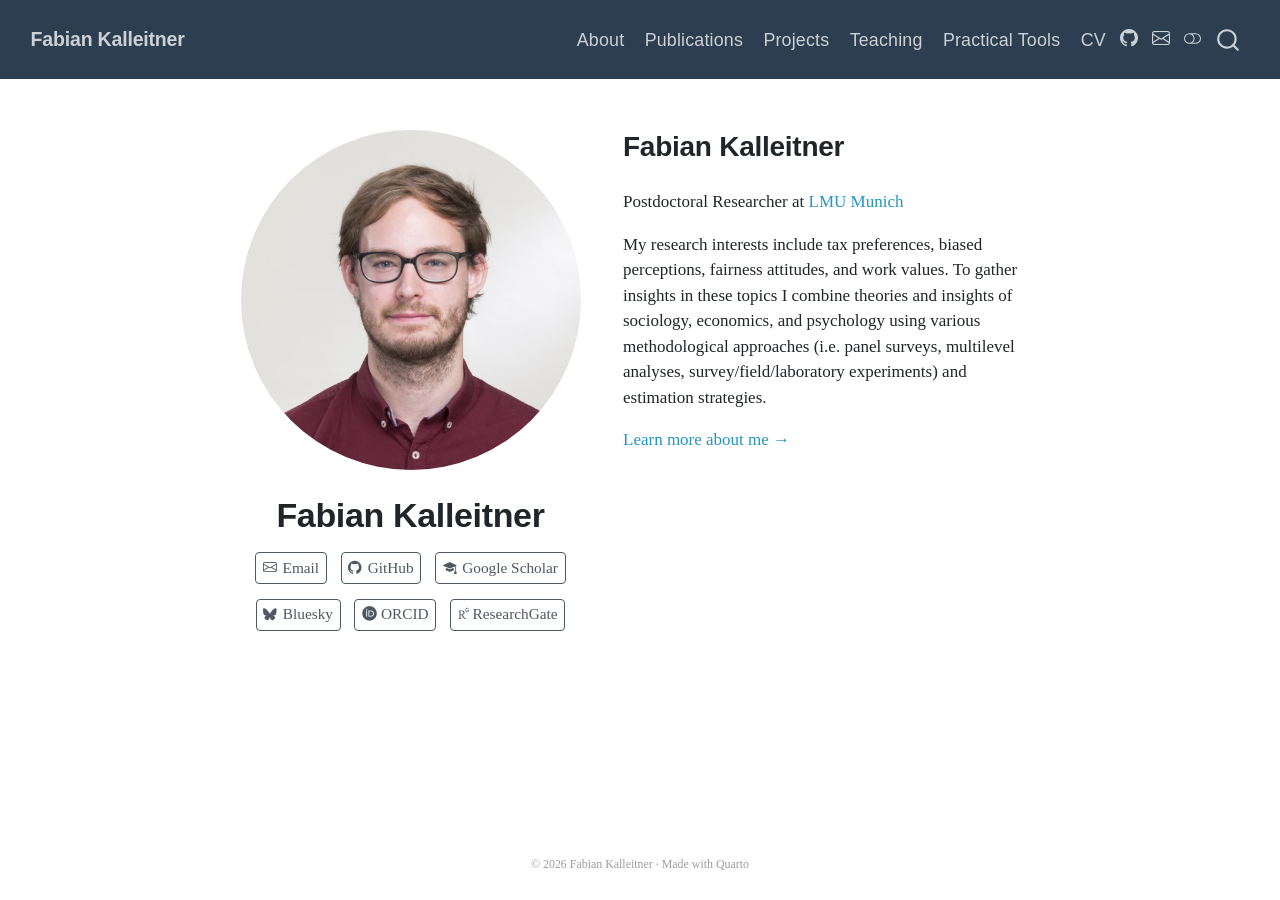
<file: docs/index.html>
<!DOCTYPE html>
<html xmlns="http://www.w3.org/1999/xhtml" lang="en" xml:lang="en"><head>

<meta charset="utf-8">
<meta name="generator" content="quarto-1.9.37">

<meta name="viewport" content="width=device-width, initial-scale=1.0, user-scalable=yes">


<title>Fabian Kalleitner</title>
<style>
/* Default styles provided by pandoc.
** See https://pandoc.org/MANUAL.html#variables-for-html for config info.
*/
code{white-space: pre-wrap;}
span.smallcaps{font-variant: small-caps;}
div.columns{display: flex; gap: min(4vw, 1.5em);}
div.column{flex: auto; overflow-x: auto;}
div.hanging-indent{margin-left: 1.5em; text-indent: -1.5em;}
ul.task-list{list-style: none;}
ul.task-list li input[type="checkbox"] {
  width: 0.8em;
  margin: 0 0.8em 0.2em -1em; /* quarto-specific, see https://github.com/quarto-dev/quarto-cli/issues/4556 */ 
  vertical-align: middle;
}
</style>


<script src="site_libs/quarto-nav/quarto-nav.js"></script>
<script src="site_libs/quarto-nav/headroom.min.js"></script>
<script src="site_libs/clipboard/clipboard.min.js"></script>
<script src="site_libs/quarto-search/autocomplete.umd.js"></script>
<script src="site_libs/quarto-search/fuse.min.js"></script>
<script src="site_libs/quarto-search/quarto-search.js"></script>
<meta name="quarto:offset" content="./">
<link href="./assets/icon.png" rel="icon" type="image/png">
<script src="site_libs/quarto-html/quarto.js" type="module"></script>
<script src="site_libs/quarto-html/tabsets/tabsets.js" type="module"></script>
<script src="site_libs/quarto-html/popper.min.js"></script>
<script src="site_libs/quarto-html/tippy.umd.min.js"></script>
<link href="site_libs/quarto-html/tippy.css" rel="stylesheet">
<link href="site_libs/quarto-html/quarto-syntax-highlighting-7f8f88aac4f3542376d5c11b86a4c14d.css" rel="stylesheet" class="quarto-color-scheme" id="quarto-text-highlighting-styles">
<link href="site_libs/quarto-html/quarto-syntax-highlighting-dark-d0ae9245876894da5ac7e18953ecc5cc.css" rel="stylesheet" class="quarto-color-scheme quarto-color-alternate" id="quarto-text-highlighting-styles">
<link href="site_libs/quarto-html/quarto-syntax-highlighting-7f8f88aac4f3542376d5c11b86a4c14d.css" rel="stylesheet" class="quarto-color-scheme-extra" id="quarto-text-highlighting-styles">
<script src="site_libs/bootstrap/bootstrap.min.js"></script>
<link href="site_libs/bootstrap/bootstrap-icons.css" rel="stylesheet">
<link href="site_libs/bootstrap/bootstrap-6b423f165eeea3787de40cb4f8e821c3.min.css" rel="stylesheet" append-hash="true" class="quarto-color-scheme" id="quarto-bootstrap" data-mode="light">
<link href="site_libs/bootstrap/bootstrap-dark-e8964db687007ca8dd88d9d9ce58e3ef.min.css" rel="stylesheet" append-hash="true" class="quarto-color-scheme quarto-color-alternate" id="quarto-bootstrap" data-mode="dark">
<link href="site_libs/bootstrap/bootstrap-6b423f165eeea3787de40cb4f8e821c3.min.css" rel="stylesheet" append-hash="true" class="quarto-color-scheme-extra" id="quarto-bootstrap" data-mode="light">
<link href="site_libs/quarto-contrib/academicons-1.9.4/all.css" rel="stylesheet">
<link href="site_libs/quarto-contrib/academicons-1.9.4/size.css" rel="stylesheet">
<script id="quarto-search-options" type="application/json">{
  "location": "navbar",
  "copy-button": false,
  "collapse-after": 3,
  "panel-placement": "end",
  "type": "overlay",
  "limit": 50,
  "keyboard-shortcut": [
    "f",
    "/",
    "s"
  ],
  "show-item-context": false,
  "language": {
    "search-no-results-text": "No results",
    "search-matching-documents-text": "matching documents",
    "search-copy-link-title": "Copy link to search",
    "search-hide-matches-text": "Hide additional matches",
    "search-more-match-text": "more match in this document",
    "search-more-matches-text": "more matches in this document",
    "search-clear-button-title": "Clear",
    "search-text-placeholder": "",
    "search-detached-cancel-button-title": "Cancel",
    "search-submit-button-title": "Submit",
    "search-label": "Search"
  }
}</script>


<link rel="stylesheet" href="styles.css">
</head>

<body class="nav-fixed fullcontent quarto-light"><script id="quarto-html-before-body" type="application/javascript">
    const toggleBodyColorMode = (bsSheetEl) => {
      const mode = bsSheetEl.getAttribute("data-mode");
      const bodyEl = window.document.querySelector("body");
      if (mode === "dark") {
        bodyEl.classList.add("quarto-dark");
        bodyEl.classList.remove("quarto-light");
      } else {
        bodyEl.classList.add("quarto-light");
        bodyEl.classList.remove("quarto-dark");
      }
    }
    const toggleBodyColorPrimary = () => {
      const bsSheetEl = window.document.querySelector("link#quarto-bootstrap:not([rel=disabled-stylesheet])");
      if (bsSheetEl) {
        toggleBodyColorMode(bsSheetEl);
      }
    }
    const setColorSchemeToggle = (alternate) => {
      const toggles = window.document.querySelectorAll('.quarto-color-scheme-toggle');
      for (let i=0; i < toggles.length; i++) {
        const toggle = toggles[i];
        if (toggle) {
          if (alternate) {
            toggle.classList.add("alternate");
          } else {
            toggle.classList.remove("alternate");
          }
        }
      }
    };
    const toggleColorMode = (alternate) => {
      // Switch the stylesheets
      const primaryStylesheets = window.document.querySelectorAll('link.quarto-color-scheme:not(.quarto-color-alternate)');
      const alternateStylesheets = window.document.querySelectorAll('link.quarto-color-scheme.quarto-color-alternate');
      manageTransitions('#quarto-margin-sidebar .nav-link', false);
      if (alternate) {
        // note: dark is layered on light, we don't disable primary!
        enableStylesheet(alternateStylesheets);
        for (const sheetNode of alternateStylesheets) {
          if (sheetNode.id === "quarto-bootstrap") {
            toggleBodyColorMode(sheetNode);
          }
        }
      } else {
        disableStylesheet(alternateStylesheets);
        enableStylesheet(primaryStylesheets)
        toggleBodyColorPrimary();
      }
      manageTransitions('#quarto-margin-sidebar .nav-link', true);
      // Switch the toggles
      setColorSchemeToggle(alternate)
      // Hack to workaround the fact that safari doesn't
      // properly recolor the scrollbar when toggling (#1455)
      if (navigator.userAgent.indexOf('Safari') > 0 && navigator.userAgent.indexOf('Chrome') == -1) {
        manageTransitions("body", false);
        window.scrollTo(0, 1);
        setTimeout(() => {
          window.scrollTo(0, 0);
          manageTransitions("body", true);
        }, 40);
      }
    }
    const disableStylesheet = (stylesheets) => {
      for (let i=0; i < stylesheets.length; i++) {
        const stylesheet = stylesheets[i];
        stylesheet.rel = 'disabled-stylesheet';
      }
    }
    const enableStylesheet = (stylesheets) => {
      for (let i=0; i < stylesheets.length; i++) {
        const stylesheet = stylesheets[i];
        if(stylesheet.rel !== 'stylesheet') { // for Chrome, which will still FOUC without this check
          stylesheet.rel = 'stylesheet';
        }
      }
    }
    const manageTransitions = (selector, allowTransitions) => {
      const els = window.document.querySelectorAll(selector);
      for (let i=0; i < els.length; i++) {
        const el = els[i];
        if (allowTransitions) {
          el.classList.remove('notransition');
        } else {
          el.classList.add('notransition');
        }
      }
    }
    const isFileUrl = () => {
      return window.location.protocol === 'file:';
    }
    const hasAlternateSentinel = () => {
      let styleSentinel = getColorSchemeSentinel();
      if (styleSentinel !== null) {
        return styleSentinel === "alternate";
      } else {
        return false;
      }
    }
    const setStyleSentinel = (alternate) => {
      const value = alternate ? "alternate" : "default";
      if (!isFileUrl()) {
        window.localStorage.setItem("quarto-color-scheme", value);
      } else {
        localAlternateSentinel = value;
      }
    }
    const getColorSchemeSentinel = () => {
      if (!isFileUrl()) {
        const storageValue = window.localStorage.getItem("quarto-color-scheme");
        return storageValue != null ? storageValue : localAlternateSentinel;
      } else {
        return localAlternateSentinel;
      }
    }
    const toggleGiscusIfUsed = (isAlternate, darkModeDefault) => {
      const baseTheme = document.querySelector('#giscus-base-theme')?.value ?? 'light';
      const alternateTheme = document.querySelector('#giscus-alt-theme')?.value ?? 'dark';
      let newTheme = '';
      if(authorPrefersDark) {
        newTheme = isAlternate ? baseTheme : alternateTheme;
      } else {
        newTheme = isAlternate ? alternateTheme : baseTheme;
      }
      const changeGiscusTheme = () => {
        // From: https://github.com/giscus/giscus/issues/336
        const sendMessage = (message) => {
          const iframe = document.querySelector('iframe.giscus-frame');
          if (!iframe) return;
          iframe.contentWindow.postMessage({ giscus: message }, 'https://giscus.app');
        }
        sendMessage({
          setConfig: {
            theme: newTheme
          }
        });
      }
      const isGiscussLoaded = window.document.querySelector('iframe.giscus-frame') !== null;
      if (isGiscussLoaded) {
        changeGiscusTheme();
      }
    };
    const authorPrefersDark = false;
    const darkModeDefault = authorPrefersDark;
      document.querySelector('link#quarto-text-highlighting-styles.quarto-color-scheme-extra').rel = 'disabled-stylesheet';
      document.querySelector('link#quarto-bootstrap.quarto-color-scheme-extra').rel = 'disabled-stylesheet';
    let localAlternateSentinel = darkModeDefault ? 'alternate' : 'default';
    // Dark / light mode switch
    window.quartoToggleColorScheme = () => {
      // Read the current dark / light value
      let toAlternate = !hasAlternateSentinel();
      toggleColorMode(toAlternate);
      setStyleSentinel(toAlternate);
      toggleGiscusIfUsed(toAlternate, darkModeDefault);
      window.dispatchEvent(new Event('resize'));
    };
    // Switch to dark mode if need be
    if (hasAlternateSentinel()) {
      toggleColorMode(true);
    } else {
      toggleColorMode(false);
    }
  </script>

<div id="quarto-search-results"></div>
  <header id="quarto-header" class="headroom fixed-top">
    <nav class="navbar navbar-expand-lg " data-bs-theme="dark">
      <div class="navbar-container container-fluid">
      <div class="navbar-brand-container mx-auto">
    <a class="navbar-brand" href="./index.html">
    <span class="navbar-title">Fabian Kalleitner</span>
    </a>
  </div>
            <div id="quarto-search" class="" title="Search"></div>
          <button class="navbar-toggler" type="button" data-bs-toggle="collapse" data-bs-target="#navbarCollapse" aria-controls="navbarCollapse" role="menu" aria-expanded="false" aria-label="Toggle navigation" onclick="if (window.quartoToggleHeadroom) { window.quartoToggleHeadroom(); }">
  <span class="navbar-toggler-icon"></span>
</button>
          <div class="collapse navbar-collapse" id="navbarCollapse">
            <ul class="navbar-nav navbar-nav-scroll ms-auto">
  <li class="nav-item">
    <a class="nav-link" href="./about.html"> 
<span class="menu-text">About</span></a>
  </li>  
  <li class="nav-item">
    <a class="nav-link" href="./publications.html"> 
<span class="menu-text">Publications</span></a>
  </li>  
  <li class="nav-item">
    <a class="nav-link" href="./projects.html"> 
<span class="menu-text">Projects</span></a>
  </li>  
  <li class="nav-item">
    <a class="nav-link" href="./teaching.html"> 
<span class="menu-text">Teaching</span></a>
  </li>  
  <li class="nav-item">
    <a class="nav-link" href="./tools.html"> 
<span class="menu-text">Practical Tools</span></a>
  </li>  
  <li class="nav-item">
    <a class="nav-link" href="https://syncandshare.lrz.de/dl/fi8HMRufYxqLvPfidtaNit/CV_Fabian_Kalleitner_eng.pdf?inline&amp;skipCounter=true"> 
<span class="menu-text">CV</span></a>
  </li>  
</ul>
          </div> <!-- /navcollapse -->
            <div class="quarto-navbar-tools tools-wide">
    <a href="https://github.com/fabiankal" title="" class="quarto-navigation-tool px-1" aria-label=""><i class="bi bi-github"></i></a>
    <a href="mailto:fabian.kalleitner@lmu.de" title="" class="quarto-navigation-tool px-1" aria-label=""><i class="bi bi-envelope"></i></a>
  <a href="" class="quarto-color-scheme-toggle quarto-navigation-tool  px-1" onclick="window.quartoToggleColorScheme(); return false;" title="Toggle dark mode"><i class="bi"></i></a>
</div>
      </div> <!-- /container-fluid -->
    </nav>
</header>
<!-- content -->
<div id="quarto-content" class="quarto-container page-columns page-rows-contents page-layout-article page-navbar">
<!-- sidebar -->
<!-- margin-sidebar -->
    
<!-- main -->
<div class="quarto-about-trestles">
  <div class="about-entity">
    <img src="assets/profile.jpg" class="about-image
  round " style="height: 20em; width: 20em;">
<header id="title-block-header" class="quarto-title-block default">
<div class="quarto-title">
<h1 class="title">Fabian Kalleitner</h1>
</div>
<div class="quarto-title-meta">
  </div>
</header>
    <div class="about-links">
  <a href="mailto:fabian.kalleitner@lmu.de" class="about-link" rel="" target="">
    <i class="bi bi-envelope"></i>
     <span class="about-link-text">Email</span>
  </a>
  <a href="https://github.com/fabiankal" class="about-link" rel="" target="">
    <i class="bi bi-github"></i>
     <span class="about-link-text">GitHub</span>
  </a>
  <a href="https://scholar.google.at/citations?user=NoQflXIAAAAJ" class="about-link" rel="" target="">
    <i class="bi bi-mortarboard-fill"></i>
     <span class="about-link-text">Google Scholar</span>
  </a>
  <a href="https://bsky.app/profile/kalf.bsky.social" class="about-link" rel="" target="">
    <i class="bi bi-bluesky"></i>
     <span class="about-link-text">Bluesky</span>
  </a>
  <a href="https://orcid.org/0000-0002-1196-824X" class="about-link" rel="" target="">
     <span class="about-link-text"><i class="ai  ai-orcid" aria-label="orcid"></i> ORCID</span>
  </a>
  <a href="https://www.researchgate.net/profile/Fabian-Kalleitner" class="about-link" rel="" target="">
     <span class="about-link-text"><i class="ai  ai-researchgate" aria-label="researchgate"></i> ResearchGate</span>
  </a>
</div>
  </div>
  <div class="about-contents"><main class="content" id="quarto-document-content">

<section id="fabian-kalleitner" class="level2">
<h2 data-anchor-id="fabian-kalleitner">Fabian Kalleitner</h2>
<p>Postdoctoral Researcher at <a href="https://www.soziologie.lmu.de/en/our-department/faculty-and-staff/contact-page/fabian-kalleitner-e069e205.html">LMU Munich</a></p>
<p>My research interests include tax preferences, biased perceptions, fairness attitudes, and work values. To gather insights in these topics I combine theories and insights of sociology, economics, and psychology using various methodological approaches (i.e.&nbsp;panel surveys, multilevel analyses, survey/field/laboratory experiments) and estimation strategies.</p>
<p><a href="./about.html">Learn more about me →</a></p>


</section>
</main></div>
</div>
 <!-- /main -->
<script id="quarto-html-after-body" type="application/javascript">
  window.document.addEventListener("DOMContentLoaded", function (event) {
    // Ensure there is a toggle, if there isn't float one in the top right
    if (window.document.querySelector('.quarto-color-scheme-toggle') === null) {
      const a = window.document.createElement('a');
      a.classList.add('top-right');
      a.classList.add('quarto-color-scheme-toggle');
      a.href = "";
      a.onclick = function() { try { window.quartoToggleColorScheme(); } catch {} return false; };
      const i = window.document.createElement("i");
      i.classList.add('bi');
      a.appendChild(i);
      window.document.body.appendChild(a);
    }
    setColorSchemeToggle(hasAlternateSentinel())
    const isCodeAnnotation = (el) => {
      for (const clz of el.classList) {
        if (clz.startsWith('code-annotation-')) {                     
          return true;
        }
      }
      return false;
    }
    const onCopySuccess = function(e) {
      // button target
      const button = e.trigger;
      // don't keep focus
      button.blur();
      // flash "checked"
      button.classList.add('code-copy-button-checked');
      var currentTitle = button.getAttribute("title");
      button.setAttribute("title", "Copied!");
      let tooltip;
      if (window.bootstrap) {
        button.setAttribute("data-bs-toggle", "tooltip");
        button.setAttribute("data-bs-placement", "left");
        button.setAttribute("data-bs-title", "Copied!");
        tooltip = new bootstrap.Tooltip(button, 
          { trigger: "manual", 
            customClass: "code-copy-button-tooltip",
            offset: [0, -8]});
        tooltip.show();    
      }
      setTimeout(function() {
        if (tooltip) {
          tooltip.hide();
          button.removeAttribute("data-bs-title");
          button.removeAttribute("data-bs-toggle");
          button.removeAttribute("data-bs-placement");
        }
        button.setAttribute("title", currentTitle);
        button.classList.remove('code-copy-button-checked');
      }, 1000);
      // clear code selection
      e.clearSelection();
    }
    const getTextToCopy = function(trigger) {
      const outerScaffold = trigger.parentElement.cloneNode(true);
      const codeEl = outerScaffold.querySelector('code');
      for (const childEl of codeEl.children) {
        if (isCodeAnnotation(childEl)) {
          childEl.remove();
        }
      }
      return codeEl.innerText;
    }
    const clipboard = new window.ClipboardJS('.code-copy-button:not([data-in-quarto-modal])', {
      text: getTextToCopy
    });
    clipboard.on('success', onCopySuccess);
    if (window.document.getElementById('quarto-embedded-source-code-modal')) {
      const clipboardModal = new window.ClipboardJS('.code-copy-button[data-in-quarto-modal]', {
        text: getTextToCopy,
        container: window.document.getElementById('quarto-embedded-source-code-modal')
      });
      clipboardModal.on('success', onCopySuccess);
    }
      var localhostRegex = new RegExp(/^(?:http|https):\/\/localhost\:?[0-9]*\//);
      var mailtoRegex = new RegExp(/^mailto:/);
        var filterRegex = new RegExp("https:\/\/fabiankal\.github\.io\/personal_website_v2");
      var isInternal = (href) => {
          return filterRegex.test(href) || localhostRegex.test(href) || mailtoRegex.test(href);
      }
      // Inspect non-navigation links and adorn them if external
     var links = window.document.querySelectorAll('a[href]:not(.nav-link):not(.navbar-brand):not(.toc-action):not(.sidebar-link):not(.sidebar-item-toggle):not(.pagination-link):not(.no-external):not([aria-hidden]):not(.dropdown-item):not(.quarto-navigation-tool):not(.about-link)');
      for (var i=0; i<links.length; i++) {
        const link = links[i];
        if (!isInternal(link.href)) {
          // undo the damage that might have been done by quarto-nav.js in the case of
          // links that we want to consider external
          if (link.dataset.originalHref !== undefined) {
            link.href = link.dataset.originalHref;
          }
            // target, if specified
            link.setAttribute("target", "_blank");
            if (link.getAttribute("rel") === null) {
              link.setAttribute("rel", "noopener");
            }
        }
      }
    function tippyHover(el, contentFn, onTriggerFn, onUntriggerFn) {
      const config = {
        allowHTML: true,
        maxWidth: 500,
        delay: 100,
        arrow: false,
        appendTo: function(el) {
            return el.parentElement;
        },
        interactive: true,
        interactiveBorder: 10,
        theme: 'quarto',
        placement: 'bottom-start',
      };
      if (contentFn) {
        config.content = contentFn;
      }
      if (onTriggerFn) {
        config.onTrigger = onTriggerFn;
      }
      if (onUntriggerFn) {
        config.onUntrigger = onUntriggerFn;
      }
      window.tippy(el, config); 
    }
    const noterefs = window.document.querySelectorAll('a[role="doc-noteref"]');
    for (var i=0; i<noterefs.length; i++) {
      const ref = noterefs[i];
      tippyHover(ref, function() {
        // use id or data attribute instead here
        let href = ref.getAttribute('data-footnote-href') || ref.getAttribute('href');
        try { href = new URL(href).hash; } catch {}
        const id = href.replace(/^#\/?/, "");
        const note = window.document.getElementById(id);
        if (note) {
          return note.innerHTML;
        } else {
          return "";
        }
      });
    }
    const xrefs = window.document.querySelectorAll('a.quarto-xref');
    const processXRef = (id, note) => {
      // Strip column container classes
      const stripColumnClz = (el) => {
        el.classList.remove("page-full", "page-columns");
        if (el.children) {
          for (const child of el.children) {
            stripColumnClz(child);
          }
        }
      }
      stripColumnClz(note)
      if (id === null || id.startsWith('sec-')) {
        // Special case sections, only their first couple elements
        const container = document.createElement("div");
        if (note.children && note.children.length > 2) {
          container.appendChild(note.children[0].cloneNode(true));
          for (let i = 1; i < note.children.length; i++) {
            const child = note.children[i];
            if (child.tagName === "P" && child.innerText === "") {
              continue;
            } else {
              container.appendChild(child.cloneNode(true));
              break;
            }
          }
          if (window.Quarto?.typesetMath) {
            window.Quarto.typesetMath(container);
          }
          return container.innerHTML
        } else {
          if (window.Quarto?.typesetMath) {
            window.Quarto.typesetMath(note);
          }
          return note.innerHTML;
        }
      } else {
        // Remove any anchor links if they are present
        const anchorLink = note.querySelector('a.anchorjs-link');
        if (anchorLink) {
          anchorLink.remove();
        }
        if (window.Quarto?.typesetMath) {
          window.Quarto.typesetMath(note);
        }
        if (note.classList.contains("callout")) {
          return note.outerHTML;
        } else {
          return note.innerHTML;
        }
      }
    }
    for (var i=0; i<xrefs.length; i++) {
      const xref = xrefs[i];
      tippyHover(xref, undefined, function(instance) {
        instance.disable();
        let url = xref.getAttribute('href');
        let hash = undefined; 
        if (url.startsWith('#')) {
          hash = url;
        } else {
          try { hash = new URL(url).hash; } catch {}
        }
        if (hash) {
          const id = hash.replace(/^#\/?/, "");
          const note = window.document.getElementById(id);
          if (note !== null) {
            try {
              const html = processXRef(id, note.cloneNode(true));
              instance.setContent(html);
            } finally {
              instance.enable();
              instance.show();
            }
          } else {
            // See if we can fetch this
            fetch(url.split('#')[0])
            .then(res => res.text())
            .then(html => {
              const parser = new DOMParser();
              const htmlDoc = parser.parseFromString(html, "text/html");
              const note = htmlDoc.getElementById(id);
              if (note !== null) {
                const html = processXRef(id, note);
                instance.setContent(html);
              } 
            }).finally(() => {
              instance.enable();
              instance.show();
            });
          }
        } else {
          // See if we can fetch a full url (with no hash to target)
          // This is a special case and we should probably do some content thinning / targeting
          fetch(url)
          .then(res => res.text())
          .then(html => {
            const parser = new DOMParser();
            const htmlDoc = parser.parseFromString(html, "text/html");
            const note = htmlDoc.querySelector('main.content');
            if (note !== null) {
              // This should only happen for chapter cross references
              // (since there is no id in the URL)
              // remove the first header
              if (note.children.length > 0 && note.children[0].tagName === "HEADER") {
                note.children[0].remove();
              }
              const html = processXRef(null, note);
              instance.setContent(html);
            } 
          }).finally(() => {
            instance.enable();
            instance.show();
          });
        }
      }, function(instance) {
      });
    }
        let selectedAnnoteEl;
        const selectorForAnnotation = ( cell, annotation) => {
          let cellAttr = 'data-code-cell="' + cell + '"';
          let lineAttr = 'data-code-annotation="' +  annotation + '"';
          const selector = 'span[' + cellAttr + '][' + lineAttr + ']';
          return selector;
        }
        const selectCodeLines = (annoteEl) => {
          const doc = window.document;
          const targetCell = annoteEl.getAttribute("data-target-cell");
          const targetAnnotation = annoteEl.getAttribute("data-target-annotation");
          const annoteSpan = window.document.querySelector(selectorForAnnotation(targetCell, targetAnnotation));
          const lines = annoteSpan.getAttribute("data-code-lines").split(",");
          const lineIds = lines.map((line) => {
            return targetCell + "-" + line;
          })
          let top = null;
          let height = null;
          let parent = null;
          if (lineIds.length > 0) {
              //compute the position of the single el (top and bottom and make a div)
              const el = window.document.getElementById(lineIds[0]);
              top = el.offsetTop;
              height = el.offsetHeight;
              parent = el.parentElement.parentElement;
            if (lineIds.length > 1) {
              const lastEl = window.document.getElementById(lineIds[lineIds.length - 1]);
              const bottom = lastEl.offsetTop + lastEl.offsetHeight;
              height = bottom - top;
            }
            if (top !== null && height !== null && parent !== null) {
              // cook up a div (if necessary) and position it 
              let div = window.document.getElementById("code-annotation-line-highlight");
              if (div === null) {
                div = window.document.createElement("div");
                div.setAttribute("id", "code-annotation-line-highlight");
                div.style.position = 'absolute';
                parent.appendChild(div);
              }
              div.style.top = top - 2 + "px";
              div.style.height = height + 4 + "px";
              div.style.left = 0;
              let gutterDiv = window.document.getElementById("code-annotation-line-highlight-gutter");
              if (gutterDiv === null) {
                gutterDiv = window.document.createElement("div");
                gutterDiv.setAttribute("id", "code-annotation-line-highlight-gutter");
                gutterDiv.style.position = 'absolute';
                const codeCell = window.document.getElementById(targetCell);
                const gutter = codeCell.querySelector('.code-annotation-gutter');
                gutter.appendChild(gutterDiv);
              }
              gutterDiv.style.top = top - 2 + "px";
              gutterDiv.style.height = height + 4 + "px";
            }
            selectedAnnoteEl = annoteEl;
          }
        };
        const unselectCodeLines = () => {
          const elementsIds = ["code-annotation-line-highlight", "code-annotation-line-highlight-gutter"];
          elementsIds.forEach((elId) => {
            const div = window.document.getElementById(elId);
            if (div) {
              div.remove();
            }
          });
          selectedAnnoteEl = undefined;
        };
          // Handle positioning of the toggle
      window.addEventListener(
        "resize",
        throttle(() => {
          elRect = undefined;
          if (selectedAnnoteEl) {
            selectCodeLines(selectedAnnoteEl);
          }
        }, 10)
      );
      function throttle(fn, ms) {
      let throttle = false;
      let timer;
        return (...args) => {
          if(!throttle) { // first call gets through
              fn.apply(this, args);
              throttle = true;
          } else { // all the others get throttled
              if(timer) clearTimeout(timer); // cancel #2
              timer = setTimeout(() => {
                fn.apply(this, args);
                timer = throttle = false;
              }, ms);
          }
        };
      }
        // Attach click handler to the DT
        const annoteDls = window.document.querySelectorAll('dt[data-target-cell]');
        for (const annoteDlNode of annoteDls) {
          annoteDlNode.addEventListener('click', (event) => {
            const clickedEl = event.target;
            if (clickedEl !== selectedAnnoteEl) {
              unselectCodeLines();
              const activeEl = window.document.querySelector('dt[data-target-cell].code-annotation-active');
              if (activeEl) {
                activeEl.classList.remove('code-annotation-active');
              }
              selectCodeLines(clickedEl);
              clickedEl.classList.add('code-annotation-active');
            } else {
              // Unselect the line
              unselectCodeLines();
              clickedEl.classList.remove('code-annotation-active');
            }
          });
        }
    const findCites = (el) => {
      const parentEl = el.parentElement;
      if (parentEl) {
        const cites = parentEl.dataset.cites;
        if (cites) {
          return {
            el,
            cites: cites.split(' ')
          };
        } else {
          return findCites(el.parentElement)
        }
      } else {
        return undefined;
      }
    };
    var bibliorefs = window.document.querySelectorAll('a[role="doc-biblioref"]');
    for (var i=0; i<bibliorefs.length; i++) {
      const ref = bibliorefs[i];
      const citeInfo = findCites(ref);
      if (citeInfo) {
        tippyHover(citeInfo.el, function() {
          var popup = window.document.createElement('div');
          citeInfo.cites.forEach(function(cite) {
            var citeDiv = window.document.createElement('div');
            citeDiv.classList.add('hanging-indent');
            citeDiv.classList.add('csl-entry');
            var biblioDiv = window.document.getElementById('ref-' + cite);
            if (biblioDiv) {
              citeDiv.innerHTML = biblioDiv.innerHTML;
            }
            popup.appendChild(citeDiv);
          });
          return popup.innerHTML;
        });
      }
    }
  });
  </script>
</div> <!-- /content -->
<footer class="footer">
  <div class="nav-footer">
    <div class="nav-footer-left">
      &nbsp;
    </div>   
    <div class="nav-footer-center">
<p>© 2026 Fabian Kalleitner · Made with <a href="https://quarto.org">Quarto</a></p>
</div>
    <div class="nav-footer-right">
      &nbsp;
    </div>
  </div>
</footer>




</body></html>
</file>
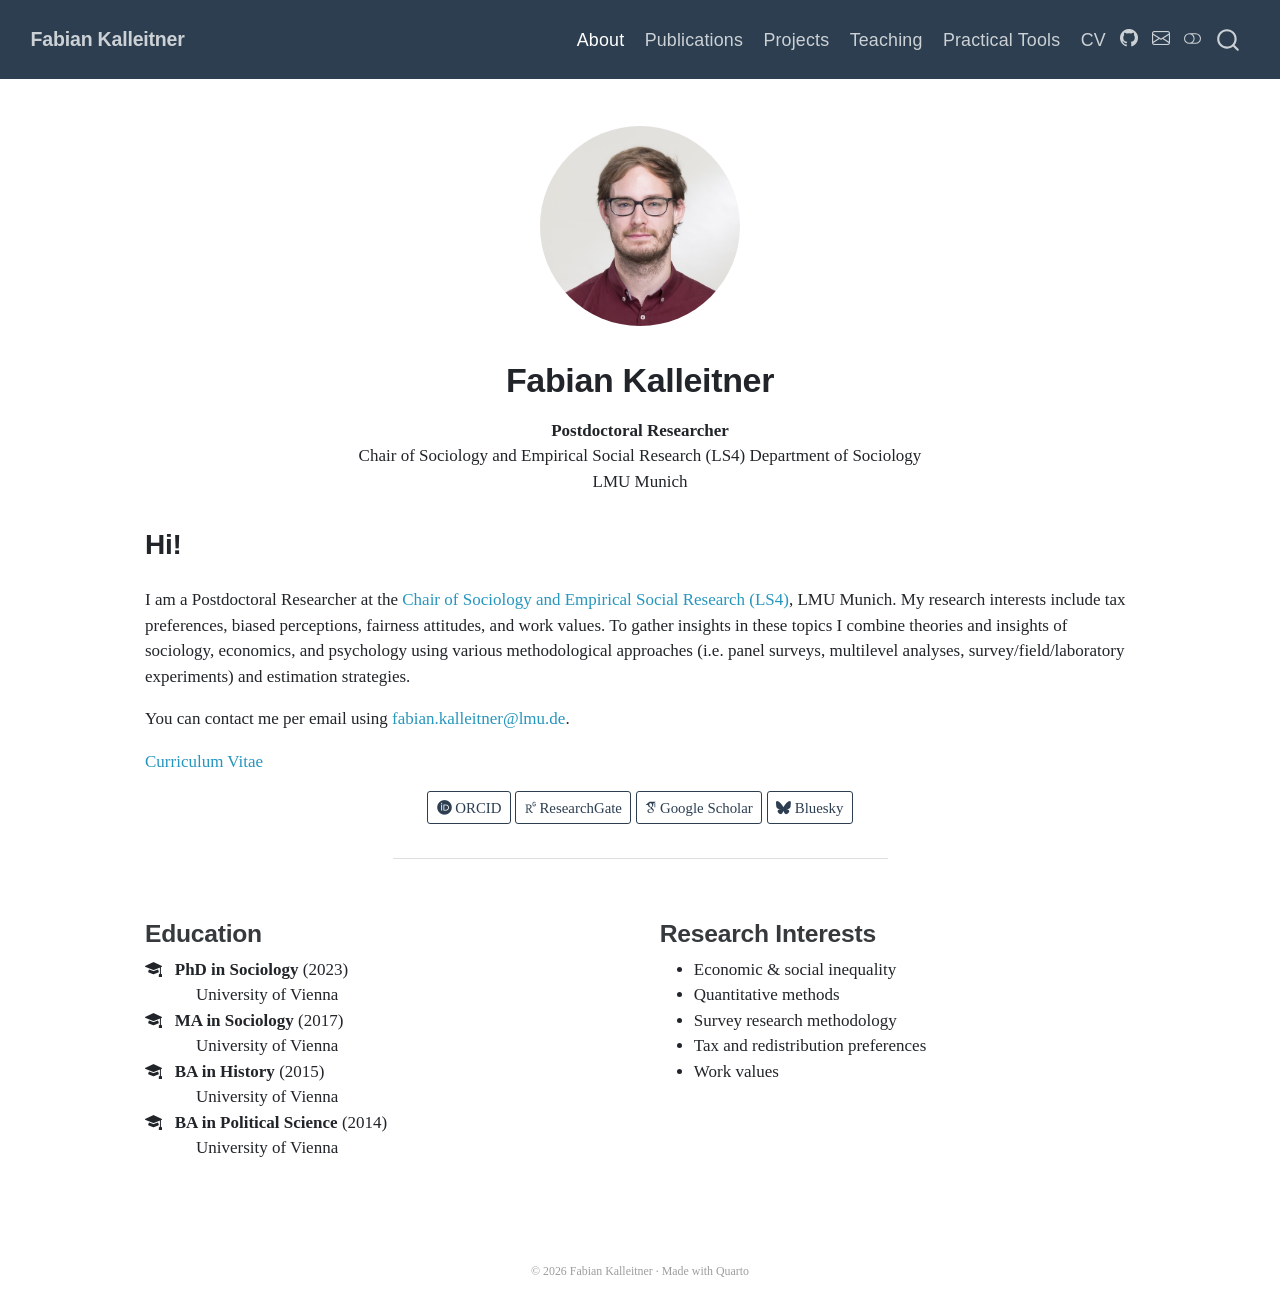
<file: docs/about.html>
<!DOCTYPE html>
<html xmlns="http://www.w3.org/1999/xhtml" lang="en" xml:lang="en"><head>

<meta charset="utf-8">
<meta name="generator" content="quarto-1.9.37">

<meta name="viewport" content="width=device-width, initial-scale=1.0, user-scalable=yes">


<title>about – Fabian Kalleitner</title>
<style>
/* Default styles provided by pandoc.
** See https://pandoc.org/MANUAL.html#variables-for-html for config info.
*/
code{white-space: pre-wrap;}
span.smallcaps{font-variant: small-caps;}
div.columns{display: flex; gap: min(4vw, 1.5em);}
div.column{flex: auto; overflow-x: auto;}
div.hanging-indent{margin-left: 1.5em; text-indent: -1.5em;}
ul.task-list{list-style: none;}
ul.task-list li input[type="checkbox"] {
  width: 0.8em;
  margin: 0 0.8em 0.2em -1em; /* quarto-specific, see https://github.com/quarto-dev/quarto-cli/issues/4556 */ 
  vertical-align: middle;
}
</style>


<script src="site_libs/quarto-nav/quarto-nav.js"></script>
<script src="site_libs/quarto-nav/headroom.min.js"></script>
<script src="site_libs/clipboard/clipboard.min.js"></script>
<script src="site_libs/quarto-search/autocomplete.umd.js"></script>
<script src="site_libs/quarto-search/fuse.min.js"></script>
<script src="site_libs/quarto-search/quarto-search.js"></script>
<meta name="quarto:offset" content="./">
<link href="./assets/icon.png" rel="icon" type="image/png">
<script src="site_libs/quarto-html/quarto.js" type="module"></script>
<script src="site_libs/quarto-html/tabsets/tabsets.js" type="module"></script>
<script src="site_libs/quarto-html/popper.min.js"></script>
<script src="site_libs/quarto-html/tippy.umd.min.js"></script>
<script src="site_libs/quarto-html/anchor.min.js"></script>
<link href="site_libs/quarto-html/tippy.css" rel="stylesheet">
<link href="site_libs/quarto-html/quarto-syntax-highlighting-7f8f88aac4f3542376d5c11b86a4c14d.css" rel="stylesheet" class="quarto-color-scheme" id="quarto-text-highlighting-styles">
<link href="site_libs/quarto-html/quarto-syntax-highlighting-dark-d0ae9245876894da5ac7e18953ecc5cc.css" rel="stylesheet" class="quarto-color-scheme quarto-color-alternate" id="quarto-text-highlighting-styles">
<link href="site_libs/quarto-html/quarto-syntax-highlighting-7f8f88aac4f3542376d5c11b86a4c14d.css" rel="stylesheet" class="quarto-color-scheme-extra" id="quarto-text-highlighting-styles">
<script src="site_libs/bootstrap/bootstrap.min.js"></script>
<link href="site_libs/bootstrap/bootstrap-icons.css" rel="stylesheet">
<link href="site_libs/bootstrap/bootstrap-6b423f165eeea3787de40cb4f8e821c3.min.css" rel="stylesheet" append-hash="true" class="quarto-color-scheme" id="quarto-bootstrap" data-mode="light">
<link href="site_libs/bootstrap/bootstrap-dark-e8964db687007ca8dd88d9d9ce58e3ef.min.css" rel="stylesheet" append-hash="true" class="quarto-color-scheme quarto-color-alternate" id="quarto-bootstrap" data-mode="dark">
<link href="site_libs/bootstrap/bootstrap-6b423f165eeea3787de40cb4f8e821c3.min.css" rel="stylesheet" append-hash="true" class="quarto-color-scheme-extra" id="quarto-bootstrap" data-mode="light">
<link href="site_libs/quarto-contrib/academicons-1.9.4/all.css" rel="stylesheet">
<link href="site_libs/quarto-contrib/academicons-1.9.4/size.css" rel="stylesheet">
<script id="quarto-search-options" type="application/json">{
  "location": "navbar",
  "copy-button": false,
  "collapse-after": 3,
  "panel-placement": "end",
  "type": "overlay",
  "limit": 50,
  "keyboard-shortcut": [
    "f",
    "/",
    "s"
  ],
  "show-item-context": false,
  "language": {
    "search-no-results-text": "No results",
    "search-matching-documents-text": "matching documents",
    "search-copy-link-title": "Copy link to search",
    "search-hide-matches-text": "Hide additional matches",
    "search-more-match-text": "more match in this document",
    "search-more-matches-text": "more matches in this document",
    "search-clear-button-title": "Clear",
    "search-text-placeholder": "",
    "search-detached-cancel-button-title": "Cancel",
    "search-submit-button-title": "Submit",
    "search-label": "Search"
  }
}</script>


<link rel="stylesheet" href="styles.css">
</head>

<body class="nav-fixed fullcontent quarto-light"><script id="quarto-html-before-body" type="application/javascript">
    const toggleBodyColorMode = (bsSheetEl) => {
      const mode = bsSheetEl.getAttribute("data-mode");
      const bodyEl = window.document.querySelector("body");
      if (mode === "dark") {
        bodyEl.classList.add("quarto-dark");
        bodyEl.classList.remove("quarto-light");
      } else {
        bodyEl.classList.add("quarto-light");
        bodyEl.classList.remove("quarto-dark");
      }
    }
    const toggleBodyColorPrimary = () => {
      const bsSheetEl = window.document.querySelector("link#quarto-bootstrap:not([rel=disabled-stylesheet])");
      if (bsSheetEl) {
        toggleBodyColorMode(bsSheetEl);
      }
    }
    const setColorSchemeToggle = (alternate) => {
      const toggles = window.document.querySelectorAll('.quarto-color-scheme-toggle');
      for (let i=0; i < toggles.length; i++) {
        const toggle = toggles[i];
        if (toggle) {
          if (alternate) {
            toggle.classList.add("alternate");
          } else {
            toggle.classList.remove("alternate");
          }
        }
      }
    };
    const toggleColorMode = (alternate) => {
      // Switch the stylesheets
      const primaryStylesheets = window.document.querySelectorAll('link.quarto-color-scheme:not(.quarto-color-alternate)');
      const alternateStylesheets = window.document.querySelectorAll('link.quarto-color-scheme.quarto-color-alternate');
      manageTransitions('#quarto-margin-sidebar .nav-link', false);
      if (alternate) {
        // note: dark is layered on light, we don't disable primary!
        enableStylesheet(alternateStylesheets);
        for (const sheetNode of alternateStylesheets) {
          if (sheetNode.id === "quarto-bootstrap") {
            toggleBodyColorMode(sheetNode);
          }
        }
      } else {
        disableStylesheet(alternateStylesheets);
        enableStylesheet(primaryStylesheets)
        toggleBodyColorPrimary();
      }
      manageTransitions('#quarto-margin-sidebar .nav-link', true);
      // Switch the toggles
      setColorSchemeToggle(alternate)
      // Hack to workaround the fact that safari doesn't
      // properly recolor the scrollbar when toggling (#1455)
      if (navigator.userAgent.indexOf('Safari') > 0 && navigator.userAgent.indexOf('Chrome') == -1) {
        manageTransitions("body", false);
        window.scrollTo(0, 1);
        setTimeout(() => {
          window.scrollTo(0, 0);
          manageTransitions("body", true);
        }, 40);
      }
    }
    const disableStylesheet = (stylesheets) => {
      for (let i=0; i < stylesheets.length; i++) {
        const stylesheet = stylesheets[i];
        stylesheet.rel = 'disabled-stylesheet';
      }
    }
    const enableStylesheet = (stylesheets) => {
      for (let i=0; i < stylesheets.length; i++) {
        const stylesheet = stylesheets[i];
        if(stylesheet.rel !== 'stylesheet') { // for Chrome, which will still FOUC without this check
          stylesheet.rel = 'stylesheet';
        }
      }
    }
    const manageTransitions = (selector, allowTransitions) => {
      const els = window.document.querySelectorAll(selector);
      for (let i=0; i < els.length; i++) {
        const el = els[i];
        if (allowTransitions) {
          el.classList.remove('notransition');
        } else {
          el.classList.add('notransition');
        }
      }
    }
    const isFileUrl = () => {
      return window.location.protocol === 'file:';
    }
    const hasAlternateSentinel = () => {
      let styleSentinel = getColorSchemeSentinel();
      if (styleSentinel !== null) {
        return styleSentinel === "alternate";
      } else {
        return false;
      }
    }
    const setStyleSentinel = (alternate) => {
      const value = alternate ? "alternate" : "default";
      if (!isFileUrl()) {
        window.localStorage.setItem("quarto-color-scheme", value);
      } else {
        localAlternateSentinel = value;
      }
    }
    const getColorSchemeSentinel = () => {
      if (!isFileUrl()) {
        const storageValue = window.localStorage.getItem("quarto-color-scheme");
        return storageValue != null ? storageValue : localAlternateSentinel;
      } else {
        return localAlternateSentinel;
      }
    }
    const toggleGiscusIfUsed = (isAlternate, darkModeDefault) => {
      const baseTheme = document.querySelector('#giscus-base-theme')?.value ?? 'light';
      const alternateTheme = document.querySelector('#giscus-alt-theme')?.value ?? 'dark';
      let newTheme = '';
      if(authorPrefersDark) {
        newTheme = isAlternate ? baseTheme : alternateTheme;
      } else {
        newTheme = isAlternate ? alternateTheme : baseTheme;
      }
      const changeGiscusTheme = () => {
        // From: https://github.com/giscus/giscus/issues/336
        const sendMessage = (message) => {
          const iframe = document.querySelector('iframe.giscus-frame');
          if (!iframe) return;
          iframe.contentWindow.postMessage({ giscus: message }, 'https://giscus.app');
        }
        sendMessage({
          setConfig: {
            theme: newTheme
          }
        });
      }
      const isGiscussLoaded = window.document.querySelector('iframe.giscus-frame') !== null;
      if (isGiscussLoaded) {
        changeGiscusTheme();
      }
    };
    const authorPrefersDark = false;
    const darkModeDefault = authorPrefersDark;
      document.querySelector('link#quarto-text-highlighting-styles.quarto-color-scheme-extra').rel = 'disabled-stylesheet';
      document.querySelector('link#quarto-bootstrap.quarto-color-scheme-extra').rel = 'disabled-stylesheet';
    let localAlternateSentinel = darkModeDefault ? 'alternate' : 'default';
    // Dark / light mode switch
    window.quartoToggleColorScheme = () => {
      // Read the current dark / light value
      let toAlternate = !hasAlternateSentinel();
      toggleColorMode(toAlternate);
      setStyleSentinel(toAlternate);
      toggleGiscusIfUsed(toAlternate, darkModeDefault);
      window.dispatchEvent(new Event('resize'));
    };
    // Switch to dark mode if need be
    if (hasAlternateSentinel()) {
      toggleColorMode(true);
    } else {
      toggleColorMode(false);
    }
  </script>

<div id="quarto-search-results"></div>
  <header id="quarto-header" class="headroom fixed-top">
    <nav class="navbar navbar-expand-lg " data-bs-theme="dark">
      <div class="navbar-container container-fluid">
      <div class="navbar-brand-container mx-auto">
    <a class="navbar-brand" href="./index.html">
    <span class="navbar-title">Fabian Kalleitner</span>
    </a>
  </div>
            <div id="quarto-search" class="" title="Search"></div>
          <button class="navbar-toggler" type="button" data-bs-toggle="collapse" data-bs-target="#navbarCollapse" aria-controls="navbarCollapse" role="menu" aria-expanded="false" aria-label="Toggle navigation" onclick="if (window.quartoToggleHeadroom) { window.quartoToggleHeadroom(); }">
  <span class="navbar-toggler-icon"></span>
</button>
          <div class="collapse navbar-collapse" id="navbarCollapse">
            <ul class="navbar-nav navbar-nav-scroll ms-auto">
  <li class="nav-item">
    <a class="nav-link active" href="./about.html" aria-current="page"> 
<span class="menu-text">About</span></a>
  </li>  
  <li class="nav-item">
    <a class="nav-link" href="./publications.html"> 
<span class="menu-text">Publications</span></a>
  </li>  
  <li class="nav-item">
    <a class="nav-link" href="./projects.html"> 
<span class="menu-text">Projects</span></a>
  </li>  
  <li class="nav-item">
    <a class="nav-link" href="./teaching.html"> 
<span class="menu-text">Teaching</span></a>
  </li>  
  <li class="nav-item">
    <a class="nav-link" href="./tools.html"> 
<span class="menu-text">Practical Tools</span></a>
  </li>  
  <li class="nav-item">
    <a class="nav-link" href="https://syncandshare.lrz.de/dl/fi8HMRufYxqLvPfidtaNit/CV_Fabian_Kalleitner_eng.pdf?inline&amp;skipCounter=true"> 
<span class="menu-text">CV</span></a>
  </li>  
</ul>
          </div> <!-- /navcollapse -->
            <div class="quarto-navbar-tools tools-wide">
    <a href="https://github.com/fabiankal" title="" class="quarto-navigation-tool px-1" aria-label=""><i class="bi bi-github"></i></a>
    <a href="mailto:fabian.kalleitner@lmu.de" title="" class="quarto-navigation-tool px-1" aria-label=""><i class="bi bi-envelope"></i></a>
  <a href="" class="quarto-color-scheme-toggle quarto-navigation-tool  px-1" onclick="window.quartoToggleColorScheme(); return false;" title="Toggle dark mode"><i class="bi"></i></a>
</div>
      </div> <!-- /container-fluid -->
    </nav>
</header>
<!-- content -->
<div id="quarto-content" class="quarto-container page-columns page-rows-contents page-layout-article page-navbar">
<!-- sidebar -->
<!-- margin-sidebar -->
    
<!-- main -->
<main class="content page-columns page-full" id="quarto-document-content"><header id="title-block-header" class="quarto-title-block"></header>





<div class="column-page">
<center>
<p><img src="assets/profile.jpg" class="img-fluid" style="border-radius: 50%;" width="200"></p>
<section id="fabian-kalleitner" class="level1">
<h1>Fabian Kalleitner</h1>
<strong>Postdoctoral Researcher</strong><br>
Chair of Sociology and Empirical Social Research (LS4) Department of Sociology<br>
LMU Munich
</section></center>
<section id="hi" class="level2 no-border">
<h2 class="no-border anchored" data-anchor-id="hi">Hi!</h2>
<p>I am a Postdoctoral Researcher at the <a href="https://www.soziologie.lmu.de/en/our-department/faculty-and-staff/contact-page/fabian-kalleitner-e069e205.html">Chair of Sociology and Empirical Social Research (LS4)</a>, LMU Munich. My research interests include tax preferences, biased perceptions, fairness attitudes, and work values. To gather insights in these topics I combine theories and insights of sociology, economics, and psychology using various methodological approaches (i.e.&nbsp;panel surveys, multilevel analyses, survey/field/laboratory experiments) and estimation strategies.</p>
<p>You can contact me per email using <a href="mailto:fabian.kalleitner@lmu.de">fabian.kalleitner@lmu.de</a>.</p>
<p><a href="https://syncandshare.lrz.de/dl/fi8HMRufYxqLvPfidtaNit/CV_Fabian_Kalleitner_eng.pdf?inline&amp;skipCounter=true">Curriculum Vitae</a></p>
<center>
<a href="https://orcid.org/0000-0002-1196-824X" class="btn btn-outline-primary btn-sm"><i class="ai  ai-orcid" aria-label="orcid"></i> ORCID</a> <a href="https://www.researchgate.net/profile/Fabian-Kalleitner" class="btn btn-outline-primary btn-sm"><i class="ai  ai-researchgate" aria-label="researchgate"></i> ResearchGate</a> <a href="https://scholar.google.at/citations?user=NoQflXIAAAAJ" class="btn btn-outline-primary btn-sm"><i class="ai  ai-google-scholar" aria-label="google-scholar"></i> Google Scholar</a> <a href="https://bsky.app/profile/kalf.bsky.social" class="btn btn-outline-primary btn-sm"><i class="bi bi-bluesky"></i> Bluesky</a>
</center>
<hr>
<div class="columns">
<div class="column" style="width:48%;">
<section id="education" class="level3">
<h3 class="anchored" data-anchor-id="education">Education</h3>
<ul style="list-style: none; padding-left: 1.5em;">
<li style="text-indent: -1.5em; padding-left: 1.5em;">
<i class="bi bi-mortarboard-fill"></i> <strong>PhD in Sociology</strong> (2023)<br>University of Vienna
</li>
<li style="text-indent: -1.5em; padding-left: 1.5em;">
<i class="bi bi-mortarboard-fill"></i> <strong>MA in Sociology</strong> (2017)<br>University of Vienna
</li>
<li style="text-indent: -1.5em; padding-left: 1.5em;">
<i class="bi bi-mortarboard-fill"></i> <strong>BA in History</strong> (2015)<br>University of Vienna
</li>
<li style="text-indent: -1.5em; padding-left: 1.5em;">
<i class="bi bi-mortarboard-fill"></i> <strong>BA in Political Science</strong> (2014)<br>University of Vienna
</li>
</ul>
</section>
</div><div class="column" style="width:4%;">

</div><div class="column" style="width:48%;">
<section id="research-interests" class="level3">
<h3 class="anchored" data-anchor-id="research-interests">Research Interests</h3>
<ul>
<li>Economic &amp; social inequality</li>
<li>Quantitative methods</li>
<li>Survey research methodology</li>
<li>Tax and redistribution preferences</li>
<li>Work values</li>
</ul>
</section>
</div>
</div>
</section>

</div>



</main> <!-- /main -->
<script id="quarto-html-after-body" type="application/javascript">
  window.document.addEventListener("DOMContentLoaded", function (event) {
    // Ensure there is a toggle, if there isn't float one in the top right
    if (window.document.querySelector('.quarto-color-scheme-toggle') === null) {
      const a = window.document.createElement('a');
      a.classList.add('top-right');
      a.classList.add('quarto-color-scheme-toggle');
      a.href = "";
      a.onclick = function() { try { window.quartoToggleColorScheme(); } catch {} return false; };
      const i = window.document.createElement("i");
      i.classList.add('bi');
      a.appendChild(i);
      window.document.body.appendChild(a);
    }
    setColorSchemeToggle(hasAlternateSentinel())
    const icon = "";
    const anchorJS = new window.AnchorJS();
    anchorJS.options = {
      placement: 'right',
      icon: icon
    };
    anchorJS.add('.anchored');
    const isCodeAnnotation = (el) => {
      for (const clz of el.classList) {
        if (clz.startsWith('code-annotation-')) {                     
          return true;
        }
      }
      return false;
    }
    const onCopySuccess = function(e) {
      // button target
      const button = e.trigger;
      // don't keep focus
      button.blur();
      // flash "checked"
      button.classList.add('code-copy-button-checked');
      var currentTitle = button.getAttribute("title");
      button.setAttribute("title", "Copied!");
      let tooltip;
      if (window.bootstrap) {
        button.setAttribute("data-bs-toggle", "tooltip");
        button.setAttribute("data-bs-placement", "left");
        button.setAttribute("data-bs-title", "Copied!");
        tooltip = new bootstrap.Tooltip(button, 
          { trigger: "manual", 
            customClass: "code-copy-button-tooltip",
            offset: [0, -8]});
        tooltip.show();    
      }
      setTimeout(function() {
        if (tooltip) {
          tooltip.hide();
          button.removeAttribute("data-bs-title");
          button.removeAttribute("data-bs-toggle");
          button.removeAttribute("data-bs-placement");
        }
        button.setAttribute("title", currentTitle);
        button.classList.remove('code-copy-button-checked');
      }, 1000);
      // clear code selection
      e.clearSelection();
    }
    const getTextToCopy = function(trigger) {
      const outerScaffold = trigger.parentElement.cloneNode(true);
      const codeEl = outerScaffold.querySelector('code');
      for (const childEl of codeEl.children) {
        if (isCodeAnnotation(childEl)) {
          childEl.remove();
        }
      }
      return codeEl.innerText;
    }
    const clipboard = new window.ClipboardJS('.code-copy-button:not([data-in-quarto-modal])', {
      text: getTextToCopy
    });
    clipboard.on('success', onCopySuccess);
    if (window.document.getElementById('quarto-embedded-source-code-modal')) {
      const clipboardModal = new window.ClipboardJS('.code-copy-button[data-in-quarto-modal]', {
        text: getTextToCopy,
        container: window.document.getElementById('quarto-embedded-source-code-modal')
      });
      clipboardModal.on('success', onCopySuccess);
    }
      var localhostRegex = new RegExp(/^(?:http|https):\/\/localhost\:?[0-9]*\//);
      var mailtoRegex = new RegExp(/^mailto:/);
        var filterRegex = new RegExp("https:\/\/fabiankal\.github\.io\/personal_website_v2");
      var isInternal = (href) => {
          return filterRegex.test(href) || localhostRegex.test(href) || mailtoRegex.test(href);
      }
      // Inspect non-navigation links and adorn them if external
     var links = window.document.querySelectorAll('a[href]:not(.nav-link):not(.navbar-brand):not(.toc-action):not(.sidebar-link):not(.sidebar-item-toggle):not(.pagination-link):not(.no-external):not([aria-hidden]):not(.dropdown-item):not(.quarto-navigation-tool):not(.about-link)');
      for (var i=0; i<links.length; i++) {
        const link = links[i];
        if (!isInternal(link.href)) {
          // undo the damage that might have been done by quarto-nav.js in the case of
          // links that we want to consider external
          if (link.dataset.originalHref !== undefined) {
            link.href = link.dataset.originalHref;
          }
            // target, if specified
            link.setAttribute("target", "_blank");
            if (link.getAttribute("rel") === null) {
              link.setAttribute("rel", "noopener");
            }
        }
      }
    function tippyHover(el, contentFn, onTriggerFn, onUntriggerFn) {
      const config = {
        allowHTML: true,
        maxWidth: 500,
        delay: 100,
        arrow: false,
        appendTo: function(el) {
            return el.parentElement;
        },
        interactive: true,
        interactiveBorder: 10,
        theme: 'quarto',
        placement: 'bottom-start',
      };
      if (contentFn) {
        config.content = contentFn;
      }
      if (onTriggerFn) {
        config.onTrigger = onTriggerFn;
      }
      if (onUntriggerFn) {
        config.onUntrigger = onUntriggerFn;
      }
      window.tippy(el, config); 
    }
    const noterefs = window.document.querySelectorAll('a[role="doc-noteref"]');
    for (var i=0; i<noterefs.length; i++) {
      const ref = noterefs[i];
      tippyHover(ref, function() {
        // use id or data attribute instead here
        let href = ref.getAttribute('data-footnote-href') || ref.getAttribute('href');
        try { href = new URL(href).hash; } catch {}
        const id = href.replace(/^#\/?/, "");
        const note = window.document.getElementById(id);
        if (note) {
          return note.innerHTML;
        } else {
          return "";
        }
      });
    }
    const xrefs = window.document.querySelectorAll('a.quarto-xref');
    const processXRef = (id, note) => {
      // Strip column container classes
      const stripColumnClz = (el) => {
        el.classList.remove("page-full", "page-columns");
        if (el.children) {
          for (const child of el.children) {
            stripColumnClz(child);
          }
        }
      }
      stripColumnClz(note)
      if (id === null || id.startsWith('sec-')) {
        // Special case sections, only their first couple elements
        const container = document.createElement("div");
        if (note.children && note.children.length > 2) {
          container.appendChild(note.children[0].cloneNode(true));
          for (let i = 1; i < note.children.length; i++) {
            const child = note.children[i];
            if (child.tagName === "P" && child.innerText === "") {
              continue;
            } else {
              container.appendChild(child.cloneNode(true));
              break;
            }
          }
          if (window.Quarto?.typesetMath) {
            window.Quarto.typesetMath(container);
          }
          return container.innerHTML
        } else {
          if (window.Quarto?.typesetMath) {
            window.Quarto.typesetMath(note);
          }
          return note.innerHTML;
        }
      } else {
        // Remove any anchor links if they are present
        const anchorLink = note.querySelector('a.anchorjs-link');
        if (anchorLink) {
          anchorLink.remove();
        }
        if (window.Quarto?.typesetMath) {
          window.Quarto.typesetMath(note);
        }
        if (note.classList.contains("callout")) {
          return note.outerHTML;
        } else {
          return note.innerHTML;
        }
      }
    }
    for (var i=0; i<xrefs.length; i++) {
      const xref = xrefs[i];
      tippyHover(xref, undefined, function(instance) {
        instance.disable();
        let url = xref.getAttribute('href');
        let hash = undefined; 
        if (url.startsWith('#')) {
          hash = url;
        } else {
          try { hash = new URL(url).hash; } catch {}
        }
        if (hash) {
          const id = hash.replace(/^#\/?/, "");
          const note = window.document.getElementById(id);
          if (note !== null) {
            try {
              const html = processXRef(id, note.cloneNode(true));
              instance.setContent(html);
            } finally {
              instance.enable();
              instance.show();
            }
          } else {
            // See if we can fetch this
            fetch(url.split('#')[0])
            .then(res => res.text())
            .then(html => {
              const parser = new DOMParser();
              const htmlDoc = parser.parseFromString(html, "text/html");
              const note = htmlDoc.getElementById(id);
              if (note !== null) {
                const html = processXRef(id, note);
                instance.setContent(html);
              } 
            }).finally(() => {
              instance.enable();
              instance.show();
            });
          }
        } else {
          // See if we can fetch a full url (with no hash to target)
          // This is a special case and we should probably do some content thinning / targeting
          fetch(url)
          .then(res => res.text())
          .then(html => {
            const parser = new DOMParser();
            const htmlDoc = parser.parseFromString(html, "text/html");
            const note = htmlDoc.querySelector('main.content');
            if (note !== null) {
              // This should only happen for chapter cross references
              // (since there is no id in the URL)
              // remove the first header
              if (note.children.length > 0 && note.children[0].tagName === "HEADER") {
                note.children[0].remove();
              }
              const html = processXRef(null, note);
              instance.setContent(html);
            } 
          }).finally(() => {
            instance.enable();
            instance.show();
          });
        }
      }, function(instance) {
      });
    }
        let selectedAnnoteEl;
        const selectorForAnnotation = ( cell, annotation) => {
          let cellAttr = 'data-code-cell="' + cell + '"';
          let lineAttr = 'data-code-annotation="' +  annotation + '"';
          const selector = 'span[' + cellAttr + '][' + lineAttr + ']';
          return selector;
        }
        const selectCodeLines = (annoteEl) => {
          const doc = window.document;
          const targetCell = annoteEl.getAttribute("data-target-cell");
          const targetAnnotation = annoteEl.getAttribute("data-target-annotation");
          const annoteSpan = window.document.querySelector(selectorForAnnotation(targetCell, targetAnnotation));
          const lines = annoteSpan.getAttribute("data-code-lines").split(",");
          const lineIds = lines.map((line) => {
            return targetCell + "-" + line;
          })
          let top = null;
          let height = null;
          let parent = null;
          if (lineIds.length > 0) {
              //compute the position of the single el (top and bottom and make a div)
              const el = window.document.getElementById(lineIds[0]);
              top = el.offsetTop;
              height = el.offsetHeight;
              parent = el.parentElement.parentElement;
            if (lineIds.length > 1) {
              const lastEl = window.document.getElementById(lineIds[lineIds.length - 1]);
              const bottom = lastEl.offsetTop + lastEl.offsetHeight;
              height = bottom - top;
            }
            if (top !== null && height !== null && parent !== null) {
              // cook up a div (if necessary) and position it 
              let div = window.document.getElementById("code-annotation-line-highlight");
              if (div === null) {
                div = window.document.createElement("div");
                div.setAttribute("id", "code-annotation-line-highlight");
                div.style.position = 'absolute';
                parent.appendChild(div);
              }
              div.style.top = top - 2 + "px";
              div.style.height = height + 4 + "px";
              div.style.left = 0;
              let gutterDiv = window.document.getElementById("code-annotation-line-highlight-gutter");
              if (gutterDiv === null) {
                gutterDiv = window.document.createElement("div");
                gutterDiv.setAttribute("id", "code-annotation-line-highlight-gutter");
                gutterDiv.style.position = 'absolute';
                const codeCell = window.document.getElementById(targetCell);
                const gutter = codeCell.querySelector('.code-annotation-gutter');
                gutter.appendChild(gutterDiv);
              }
              gutterDiv.style.top = top - 2 + "px";
              gutterDiv.style.height = height + 4 + "px";
            }
            selectedAnnoteEl = annoteEl;
          }
        };
        const unselectCodeLines = () => {
          const elementsIds = ["code-annotation-line-highlight", "code-annotation-line-highlight-gutter"];
          elementsIds.forEach((elId) => {
            const div = window.document.getElementById(elId);
            if (div) {
              div.remove();
            }
          });
          selectedAnnoteEl = undefined;
        };
          // Handle positioning of the toggle
      window.addEventListener(
        "resize",
        throttle(() => {
          elRect = undefined;
          if (selectedAnnoteEl) {
            selectCodeLines(selectedAnnoteEl);
          }
        }, 10)
      );
      function throttle(fn, ms) {
      let throttle = false;
      let timer;
        return (...args) => {
          if(!throttle) { // first call gets through
              fn.apply(this, args);
              throttle = true;
          } else { // all the others get throttled
              if(timer) clearTimeout(timer); // cancel #2
              timer = setTimeout(() => {
                fn.apply(this, args);
                timer = throttle = false;
              }, ms);
          }
        };
      }
        // Attach click handler to the DT
        const annoteDls = window.document.querySelectorAll('dt[data-target-cell]');
        for (const annoteDlNode of annoteDls) {
          annoteDlNode.addEventListener('click', (event) => {
            const clickedEl = event.target;
            if (clickedEl !== selectedAnnoteEl) {
              unselectCodeLines();
              const activeEl = window.document.querySelector('dt[data-target-cell].code-annotation-active');
              if (activeEl) {
                activeEl.classList.remove('code-annotation-active');
              }
              selectCodeLines(clickedEl);
              clickedEl.classList.add('code-annotation-active');
            } else {
              // Unselect the line
              unselectCodeLines();
              clickedEl.classList.remove('code-annotation-active');
            }
          });
        }
    const findCites = (el) => {
      const parentEl = el.parentElement;
      if (parentEl) {
        const cites = parentEl.dataset.cites;
        if (cites) {
          return {
            el,
            cites: cites.split(' ')
          };
        } else {
          return findCites(el.parentElement)
        }
      } else {
        return undefined;
      }
    };
    var bibliorefs = window.document.querySelectorAll('a[role="doc-biblioref"]');
    for (var i=0; i<bibliorefs.length; i++) {
      const ref = bibliorefs[i];
      const citeInfo = findCites(ref);
      if (citeInfo) {
        tippyHover(citeInfo.el, function() {
          var popup = window.document.createElement('div');
          citeInfo.cites.forEach(function(cite) {
            var citeDiv = window.document.createElement('div');
            citeDiv.classList.add('hanging-indent');
            citeDiv.classList.add('csl-entry');
            var biblioDiv = window.document.getElementById('ref-' + cite);
            if (biblioDiv) {
              citeDiv.innerHTML = biblioDiv.innerHTML;
            }
            popup.appendChild(citeDiv);
          });
          return popup.innerHTML;
        });
      }
    }
  });
  </script>
</div> <!-- /content -->
<footer class="footer">
  <div class="nav-footer">
    <div class="nav-footer-left">
      &nbsp;
    </div>   
    <div class="nav-footer-center">
<p>© 2026 Fabian Kalleitner · Made with <a href="https://quarto.org">Quarto</a></p>
</div>
    <div class="nav-footer-right">
      &nbsp;
    </div>
  </div>
</footer>




</body></html>
</file>
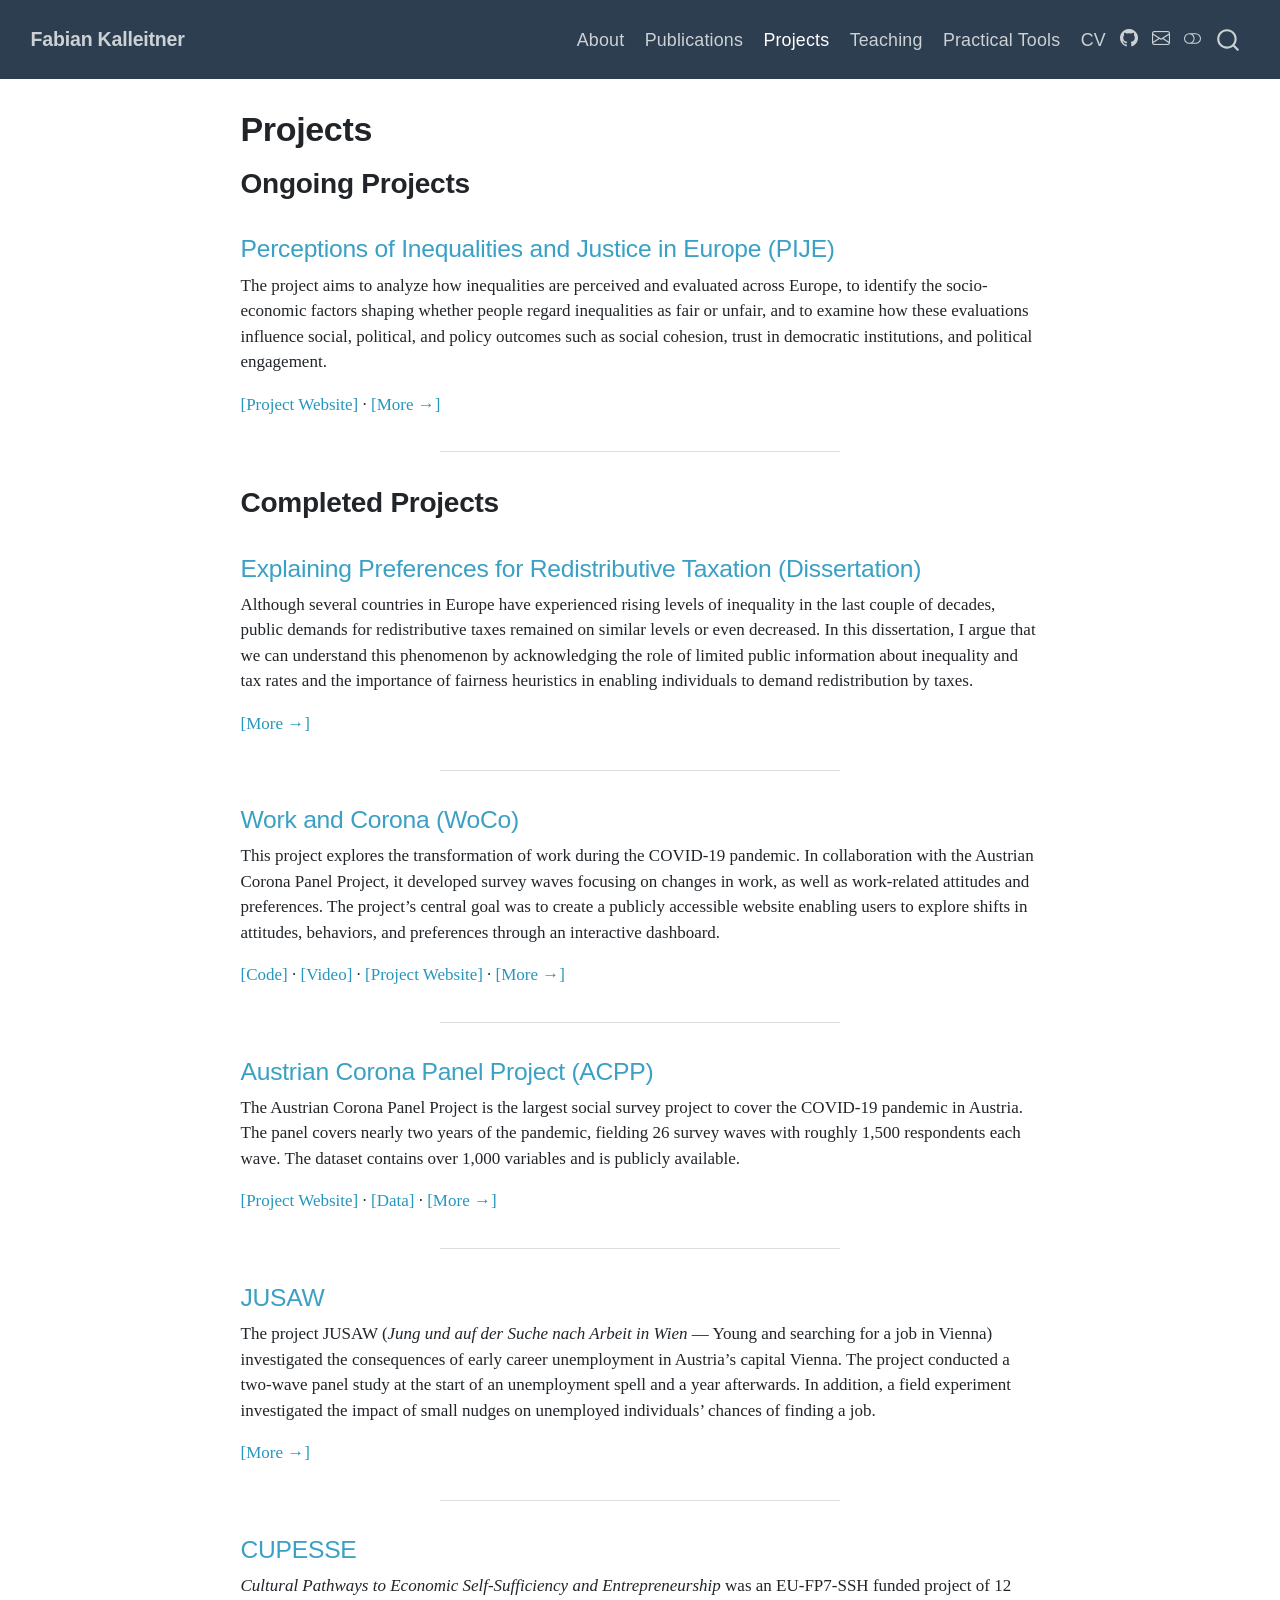
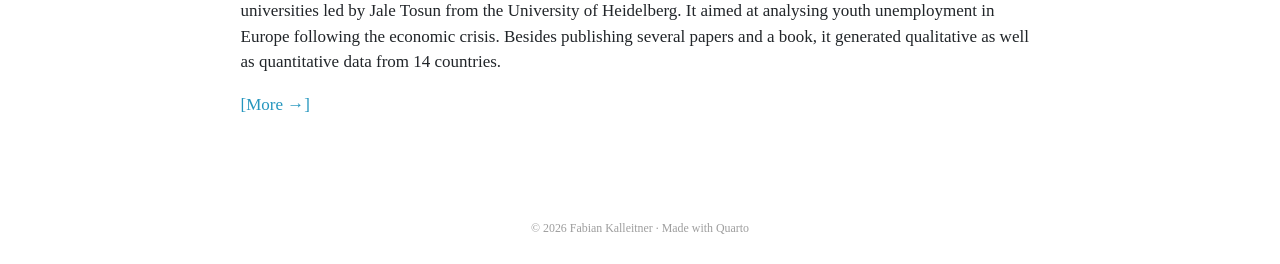
<file: docs/projects.html>
<!DOCTYPE html>
<html xmlns="http://www.w3.org/1999/xhtml" lang="en" xml:lang="en"><head>

<meta charset="utf-8">
<meta name="generator" content="quarto-1.9.37">

<meta name="viewport" content="width=device-width, initial-scale=1.0, user-scalable=yes">


<title>Projects – Fabian Kalleitner</title>
<style>
/* Default styles provided by pandoc.
** See https://pandoc.org/MANUAL.html#variables-for-html for config info.
*/
code{white-space: pre-wrap;}
span.smallcaps{font-variant: small-caps;}
div.columns{display: flex; gap: min(4vw, 1.5em);}
div.column{flex: auto; overflow-x: auto;}
div.hanging-indent{margin-left: 1.5em; text-indent: -1.5em;}
ul.task-list{list-style: none;}
ul.task-list li input[type="checkbox"] {
  width: 0.8em;
  margin: 0 0.8em 0.2em -1em; /* quarto-specific, see https://github.com/quarto-dev/quarto-cli/issues/4556 */ 
  vertical-align: middle;
}
</style>


<script src="site_libs/quarto-nav/quarto-nav.js"></script>
<script src="site_libs/quarto-nav/headroom.min.js"></script>
<script src="site_libs/clipboard/clipboard.min.js"></script>
<script src="site_libs/quarto-search/autocomplete.umd.js"></script>
<script src="site_libs/quarto-search/fuse.min.js"></script>
<script src="site_libs/quarto-search/quarto-search.js"></script>
<meta name="quarto:offset" content="./">
<link href="./assets/icon.png" rel="icon" type="image/png">
<script src="site_libs/quarto-html/quarto.js" type="module"></script>
<script src="site_libs/quarto-html/tabsets/tabsets.js" type="module"></script>
<script src="site_libs/quarto-html/popper.min.js"></script>
<script src="site_libs/quarto-html/tippy.umd.min.js"></script>
<script src="site_libs/quarto-html/anchor.min.js"></script>
<link href="site_libs/quarto-html/tippy.css" rel="stylesheet">
<link href="site_libs/quarto-html/quarto-syntax-highlighting-7f8f88aac4f3542376d5c11b86a4c14d.css" rel="stylesheet" class="quarto-color-scheme" id="quarto-text-highlighting-styles">
<link href="site_libs/quarto-html/quarto-syntax-highlighting-dark-d0ae9245876894da5ac7e18953ecc5cc.css" rel="stylesheet" class="quarto-color-scheme quarto-color-alternate" id="quarto-text-highlighting-styles">
<link href="site_libs/quarto-html/quarto-syntax-highlighting-7f8f88aac4f3542376d5c11b86a4c14d.css" rel="stylesheet" class="quarto-color-scheme-extra" id="quarto-text-highlighting-styles">
<script src="site_libs/bootstrap/bootstrap.min.js"></script>
<link href="site_libs/bootstrap/bootstrap-icons.css" rel="stylesheet">
<link href="site_libs/bootstrap/bootstrap-6b423f165eeea3787de40cb4f8e821c3.min.css" rel="stylesheet" append-hash="true" class="quarto-color-scheme" id="quarto-bootstrap" data-mode="light">
<link href="site_libs/bootstrap/bootstrap-dark-e8964db687007ca8dd88d9d9ce58e3ef.min.css" rel="stylesheet" append-hash="true" class="quarto-color-scheme quarto-color-alternate" id="quarto-bootstrap" data-mode="dark">
<link href="site_libs/bootstrap/bootstrap-6b423f165eeea3787de40cb4f8e821c3.min.css" rel="stylesheet" append-hash="true" class="quarto-color-scheme-extra" id="quarto-bootstrap" data-mode="light">
<script id="quarto-search-options" type="application/json">{
  "location": "navbar",
  "copy-button": false,
  "collapse-after": 3,
  "panel-placement": "end",
  "type": "overlay",
  "limit": 50,
  "keyboard-shortcut": [
    "f",
    "/",
    "s"
  ],
  "show-item-context": false,
  "language": {
    "search-no-results-text": "No results",
    "search-matching-documents-text": "matching documents",
    "search-copy-link-title": "Copy link to search",
    "search-hide-matches-text": "Hide additional matches",
    "search-more-match-text": "more match in this document",
    "search-more-matches-text": "more matches in this document",
    "search-clear-button-title": "Clear",
    "search-text-placeholder": "",
    "search-detached-cancel-button-title": "Cancel",
    "search-submit-button-title": "Submit",
    "search-label": "Search"
  }
}</script>


<link rel="stylesheet" href="styles.css">
</head>

<body class="nav-fixed fullcontent quarto-light"><script id="quarto-html-before-body" type="application/javascript">
    const toggleBodyColorMode = (bsSheetEl) => {
      const mode = bsSheetEl.getAttribute("data-mode");
      const bodyEl = window.document.querySelector("body");
      if (mode === "dark") {
        bodyEl.classList.add("quarto-dark");
        bodyEl.classList.remove("quarto-light");
      } else {
        bodyEl.classList.add("quarto-light");
        bodyEl.classList.remove("quarto-dark");
      }
    }
    const toggleBodyColorPrimary = () => {
      const bsSheetEl = window.document.querySelector("link#quarto-bootstrap:not([rel=disabled-stylesheet])");
      if (bsSheetEl) {
        toggleBodyColorMode(bsSheetEl);
      }
    }
    const setColorSchemeToggle = (alternate) => {
      const toggles = window.document.querySelectorAll('.quarto-color-scheme-toggle');
      for (let i=0; i < toggles.length; i++) {
        const toggle = toggles[i];
        if (toggle) {
          if (alternate) {
            toggle.classList.add("alternate");
          } else {
            toggle.classList.remove("alternate");
          }
        }
      }
    };
    const toggleColorMode = (alternate) => {
      // Switch the stylesheets
      const primaryStylesheets = window.document.querySelectorAll('link.quarto-color-scheme:not(.quarto-color-alternate)');
      const alternateStylesheets = window.document.querySelectorAll('link.quarto-color-scheme.quarto-color-alternate');
      manageTransitions('#quarto-margin-sidebar .nav-link', false);
      if (alternate) {
        // note: dark is layered on light, we don't disable primary!
        enableStylesheet(alternateStylesheets);
        for (const sheetNode of alternateStylesheets) {
          if (sheetNode.id === "quarto-bootstrap") {
            toggleBodyColorMode(sheetNode);
          }
        }
      } else {
        disableStylesheet(alternateStylesheets);
        enableStylesheet(primaryStylesheets)
        toggleBodyColorPrimary();
      }
      manageTransitions('#quarto-margin-sidebar .nav-link', true);
      // Switch the toggles
      setColorSchemeToggle(alternate)
      // Hack to workaround the fact that safari doesn't
      // properly recolor the scrollbar when toggling (#1455)
      if (navigator.userAgent.indexOf('Safari') > 0 && navigator.userAgent.indexOf('Chrome') == -1) {
        manageTransitions("body", false);
        window.scrollTo(0, 1);
        setTimeout(() => {
          window.scrollTo(0, 0);
          manageTransitions("body", true);
        }, 40);
      }
    }
    const disableStylesheet = (stylesheets) => {
      for (let i=0; i < stylesheets.length; i++) {
        const stylesheet = stylesheets[i];
        stylesheet.rel = 'disabled-stylesheet';
      }
    }
    const enableStylesheet = (stylesheets) => {
      for (let i=0; i < stylesheets.length; i++) {
        const stylesheet = stylesheets[i];
        if(stylesheet.rel !== 'stylesheet') { // for Chrome, which will still FOUC without this check
          stylesheet.rel = 'stylesheet';
        }
      }
    }
    const manageTransitions = (selector, allowTransitions) => {
      const els = window.document.querySelectorAll(selector);
      for (let i=0; i < els.length; i++) {
        const el = els[i];
        if (allowTransitions) {
          el.classList.remove('notransition');
        } else {
          el.classList.add('notransition');
        }
      }
    }
    const isFileUrl = () => {
      return window.location.protocol === 'file:';
    }
    const hasAlternateSentinel = () => {
      let styleSentinel = getColorSchemeSentinel();
      if (styleSentinel !== null) {
        return styleSentinel === "alternate";
      } else {
        return false;
      }
    }
    const setStyleSentinel = (alternate) => {
      const value = alternate ? "alternate" : "default";
      if (!isFileUrl()) {
        window.localStorage.setItem("quarto-color-scheme", value);
      } else {
        localAlternateSentinel = value;
      }
    }
    const getColorSchemeSentinel = () => {
      if (!isFileUrl()) {
        const storageValue = window.localStorage.getItem("quarto-color-scheme");
        return storageValue != null ? storageValue : localAlternateSentinel;
      } else {
        return localAlternateSentinel;
      }
    }
    const toggleGiscusIfUsed = (isAlternate, darkModeDefault) => {
      const baseTheme = document.querySelector('#giscus-base-theme')?.value ?? 'light';
      const alternateTheme = document.querySelector('#giscus-alt-theme')?.value ?? 'dark';
      let newTheme = '';
      if(authorPrefersDark) {
        newTheme = isAlternate ? baseTheme : alternateTheme;
      } else {
        newTheme = isAlternate ? alternateTheme : baseTheme;
      }
      const changeGiscusTheme = () => {
        // From: https://github.com/giscus/giscus/issues/336
        const sendMessage = (message) => {
          const iframe = document.querySelector('iframe.giscus-frame');
          if (!iframe) return;
          iframe.contentWindow.postMessage({ giscus: message }, 'https://giscus.app');
        }
        sendMessage({
          setConfig: {
            theme: newTheme
          }
        });
      }
      const isGiscussLoaded = window.document.querySelector('iframe.giscus-frame') !== null;
      if (isGiscussLoaded) {
        changeGiscusTheme();
      }
    };
    const authorPrefersDark = false;
    const darkModeDefault = authorPrefersDark;
      document.querySelector('link#quarto-text-highlighting-styles.quarto-color-scheme-extra').rel = 'disabled-stylesheet';
      document.querySelector('link#quarto-bootstrap.quarto-color-scheme-extra').rel = 'disabled-stylesheet';
    let localAlternateSentinel = darkModeDefault ? 'alternate' : 'default';
    // Dark / light mode switch
    window.quartoToggleColorScheme = () => {
      // Read the current dark / light value
      let toAlternate = !hasAlternateSentinel();
      toggleColorMode(toAlternate);
      setStyleSentinel(toAlternate);
      toggleGiscusIfUsed(toAlternate, darkModeDefault);
      window.dispatchEvent(new Event('resize'));
    };
    // Switch to dark mode if need be
    if (hasAlternateSentinel()) {
      toggleColorMode(true);
    } else {
      toggleColorMode(false);
    }
  </script>

<div id="quarto-search-results"></div>
  <header id="quarto-header" class="headroom fixed-top">
    <nav class="navbar navbar-expand-lg " data-bs-theme="dark">
      <div class="navbar-container container-fluid">
      <div class="navbar-brand-container mx-auto">
    <a class="navbar-brand" href="./index.html">
    <span class="navbar-title">Fabian Kalleitner</span>
    </a>
  </div>
            <div id="quarto-search" class="" title="Search"></div>
          <button class="navbar-toggler" type="button" data-bs-toggle="collapse" data-bs-target="#navbarCollapse" aria-controls="navbarCollapse" role="menu" aria-expanded="false" aria-label="Toggle navigation" onclick="if (window.quartoToggleHeadroom) { window.quartoToggleHeadroom(); }">
  <span class="navbar-toggler-icon"></span>
</button>
          <div class="collapse navbar-collapse" id="navbarCollapse">
            <ul class="navbar-nav navbar-nav-scroll ms-auto">
  <li class="nav-item">
    <a class="nav-link" href="./about.html"> 
<span class="menu-text">About</span></a>
  </li>  
  <li class="nav-item">
    <a class="nav-link" href="./publications.html"> 
<span class="menu-text">Publications</span></a>
  </li>  
  <li class="nav-item">
    <a class="nav-link active" href="./projects.html" aria-current="page"> 
<span class="menu-text">Projects</span></a>
  </li>  
  <li class="nav-item">
    <a class="nav-link" href="./teaching.html"> 
<span class="menu-text">Teaching</span></a>
  </li>  
  <li class="nav-item">
    <a class="nav-link" href="./tools.html"> 
<span class="menu-text">Practical Tools</span></a>
  </li>  
  <li class="nav-item">
    <a class="nav-link" href="https://syncandshare.lrz.de/dl/fi8HMRufYxqLvPfidtaNit/CV_Fabian_Kalleitner_eng.pdf?inline&amp;skipCounter=true"> 
<span class="menu-text">CV</span></a>
  </li>  
</ul>
          </div> <!-- /navcollapse -->
            <div class="quarto-navbar-tools tools-wide">
    <a href="https://github.com/fabiankal" title="" class="quarto-navigation-tool px-1" aria-label=""><i class="bi bi-github"></i></a>
    <a href="mailto:fabian.kalleitner@lmu.de" title="" class="quarto-navigation-tool px-1" aria-label=""><i class="bi bi-envelope"></i></a>
  <a href="" class="quarto-color-scheme-toggle quarto-navigation-tool  px-1" onclick="window.quartoToggleColorScheme(); return false;" title="Toggle dark mode"><i class="bi"></i></a>
</div>
      </div> <!-- /container-fluid -->
    </nav>
</header>
<!-- content -->
<div id="quarto-content" class="quarto-container page-columns page-rows-contents page-layout-article page-navbar">
<!-- sidebar -->
<!-- margin-sidebar -->
    
<!-- main -->
<main class="content" id="quarto-document-content">


<header id="title-block-header" class="quarto-title-block default">
<div class="quarto-title">
<h1 class="title">Projects</h1>
</div>



<div class="quarto-title-meta">

    
  
    
  </div>
  


</header>


<section id="ongoing-projects" class="level2">
<h2 class="anchored" data-anchor-id="ongoing-projects">Ongoing Projects</h2>
<section id="perceptions-of-inequalities-and-justice-in-europe-pije" class="level3">
<h3 class="anchored" data-anchor-id="perceptions-of-inequalities-and-justice-in-europe-pije"><a href="./projects/pije/pije.html">Perceptions of Inequalities and Justice in Europe (PIJE)</a></h3>
<p>The project aims to analyze how inequalities are perceived and evaluated across Europe, to identify the socio-economic factors shaping whether people regard inequalities as fair or unfair, and to examine how these evaluations influence social, political, and policy outcomes such as social cohesion, trust in democratic institutions, and political engagement.</p>
<p><a href="https://www.diw.de/de/diw_01.c.695628.de/projekte/perceptions_of_inequalities_and_justice_in_europe__pije.html">[Project Website]</a> · <a href="./projects/pije/pije.html">[More →]</a></p>
<hr>
</section>
</section>
<section id="completed-projects" class="level2">
<h2 class="anchored" data-anchor-id="completed-projects">Completed Projects</h2>
<section id="explaining-preferences-for-redistributive-taxation-dissertation" class="level3">
<h3 class="anchored" data-anchor-id="explaining-preferences-for-redistributive-taxation-dissertation"><a href="./projects/dissertation/dissertation.html">Explaining Preferences for Redistributive Taxation (Dissertation)</a></h3>
<p>Although several countries in Europe have experienced rising levels of inequality in the last couple of decades, public demands for redistributive taxes remained on similar levels or even decreased. In this dissertation, I argue that we can understand this phenomenon by acknowledging the role of limited public information about inequality and tax rates and the importance of fairness heuristics in enabling individuals to demand redistribution by taxes.</p>
<p><a href="./projects/dissertation/dissertation.html">[More →]</a></p>
<hr>
</section>
<section id="work-and-corona-woco" class="level3">
<h3 class="anchored" data-anchor-id="work-and-corona-woco"><a href="./projects/woco/woco.html">Work and Corona (WoCo)</a></h3>
<p>This project explores the transformation of work during the COVID-19 pandemic. In collaboration with the Austrian Corona Panel Project, it developed survey waves focusing on changes in work, as well as work-related attitudes and preferences. The project’s central goal was to create a publicly accessible website enabling users to explore shifts in attitudes, behaviors, and preferences through an interactive dashboard.</p>
<p><a href="https://github.com/fabiankal/woco">[Code]</a> · <a href="https://www.youtube.com/watch?v=jz8Uj9D7vcc">[Video]</a> · <a href="https://woco.univie.ac.at/">[Project Website]</a> · <a href="./projects/woco/woco.html">[More →]</a></p>
<hr>
</section>
<section id="austrian-corona-panel-project-acpp" class="level3">
<h3 class="anchored" data-anchor-id="austrian-corona-panel-project-acpp"><a href="./projects/acpp/acpp.html">Austrian Corona Panel Project (ACPP)</a></h3>
<p>The Austrian Corona Panel Project is the largest social survey project to cover the COVID-19 pandemic in Austria. The panel covers nearly two years of the pandemic, fielding 26 survey waves with roughly 1,500 respondents each wave. The dataset contains over 1,000 variables and is publicly available.</p>
<p><a href="https://viecer.univie.ac.at/coronapanel/">[Project Website]</a> · <a href="https://doi.org/10.11587/28KQNS">[Data]</a> · <a href="./projects/acpp/acpp.html">[More →]</a></p>
<hr>
</section>
<section id="jusaw" class="level3">
<h3 class="anchored" data-anchor-id="jusaw"><a href="./projects/jusaw/jusaw.html">JUSAW</a></h3>
<p>The project JUSAW (<em>Jung und auf der Suche nach Arbeit in Wien</em> — Young and searching for a job in Vienna) investigated the consequences of early career unemployment in Austria’s capital Vienna. The project conducted a two-wave panel study at the start of an unemployment spell and a year afterwards. In addition, a field experiment investigated the impact of small nudges on unemployed individuals’ chances of finding a job.</p>
<p><a href="./projects/jusaw/jusaw.html">[More →]</a></p>
<hr>
</section>
<section id="cupesse" class="level3">
<h3 class="anchored" data-anchor-id="cupesse"><a href="./projects/cupesse/cupesse.html">CUPESSE</a></h3>
<p><em>Cultural Pathways to Economic Self-Sufficiency and Entrepreneurship</em> was an EU-FP7-SSH funded project of 12 universities led by Jale Tosun from the University of Heidelberg. It aimed at analysing youth unemployment in Europe following the economic crisis. Besides publishing several papers and a book, it generated qualitative as well as quantitative data from 14 countries.</p>
<p><a href="./projects/cupesse/cupesse.html">[More →]</a></p>


</section>
</section>

</main> <!-- /main -->
<script id="quarto-html-after-body" type="application/javascript">
  window.document.addEventListener("DOMContentLoaded", function (event) {
    // Ensure there is a toggle, if there isn't float one in the top right
    if (window.document.querySelector('.quarto-color-scheme-toggle') === null) {
      const a = window.document.createElement('a');
      a.classList.add('top-right');
      a.classList.add('quarto-color-scheme-toggle');
      a.href = "";
      a.onclick = function() { try { window.quartoToggleColorScheme(); } catch {} return false; };
      const i = window.document.createElement("i");
      i.classList.add('bi');
      a.appendChild(i);
      window.document.body.appendChild(a);
    }
    setColorSchemeToggle(hasAlternateSentinel())
    const icon = "";
    const anchorJS = new window.AnchorJS();
    anchorJS.options = {
      placement: 'right',
      icon: icon
    };
    anchorJS.add('.anchored');
    const isCodeAnnotation = (el) => {
      for (const clz of el.classList) {
        if (clz.startsWith('code-annotation-')) {                     
          return true;
        }
      }
      return false;
    }
    const onCopySuccess = function(e) {
      // button target
      const button = e.trigger;
      // don't keep focus
      button.blur();
      // flash "checked"
      button.classList.add('code-copy-button-checked');
      var currentTitle = button.getAttribute("title");
      button.setAttribute("title", "Copied!");
      let tooltip;
      if (window.bootstrap) {
        button.setAttribute("data-bs-toggle", "tooltip");
        button.setAttribute("data-bs-placement", "left");
        button.setAttribute("data-bs-title", "Copied!");
        tooltip = new bootstrap.Tooltip(button, 
          { trigger: "manual", 
            customClass: "code-copy-button-tooltip",
            offset: [0, -8]});
        tooltip.show();    
      }
      setTimeout(function() {
        if (tooltip) {
          tooltip.hide();
          button.removeAttribute("data-bs-title");
          button.removeAttribute("data-bs-toggle");
          button.removeAttribute("data-bs-placement");
        }
        button.setAttribute("title", currentTitle);
        button.classList.remove('code-copy-button-checked');
      }, 1000);
      // clear code selection
      e.clearSelection();
    }
    const getTextToCopy = function(trigger) {
      const outerScaffold = trigger.parentElement.cloneNode(true);
      const codeEl = outerScaffold.querySelector('code');
      for (const childEl of codeEl.children) {
        if (isCodeAnnotation(childEl)) {
          childEl.remove();
        }
      }
      return codeEl.innerText;
    }
    const clipboard = new window.ClipboardJS('.code-copy-button:not([data-in-quarto-modal])', {
      text: getTextToCopy
    });
    clipboard.on('success', onCopySuccess);
    if (window.document.getElementById('quarto-embedded-source-code-modal')) {
      const clipboardModal = new window.ClipboardJS('.code-copy-button[data-in-quarto-modal]', {
        text: getTextToCopy,
        container: window.document.getElementById('quarto-embedded-source-code-modal')
      });
      clipboardModal.on('success', onCopySuccess);
    }
      var localhostRegex = new RegExp(/^(?:http|https):\/\/localhost\:?[0-9]*\//);
      var mailtoRegex = new RegExp(/^mailto:/);
        var filterRegex = new RegExp("https:\/\/fabiankal\.github\.io\/personal_website_v2");
      var isInternal = (href) => {
          return filterRegex.test(href) || localhostRegex.test(href) || mailtoRegex.test(href);
      }
      // Inspect non-navigation links and adorn them if external
     var links = window.document.querySelectorAll('a[href]:not(.nav-link):not(.navbar-brand):not(.toc-action):not(.sidebar-link):not(.sidebar-item-toggle):not(.pagination-link):not(.no-external):not([aria-hidden]):not(.dropdown-item):not(.quarto-navigation-tool):not(.about-link)');
      for (var i=0; i<links.length; i++) {
        const link = links[i];
        if (!isInternal(link.href)) {
          // undo the damage that might have been done by quarto-nav.js in the case of
          // links that we want to consider external
          if (link.dataset.originalHref !== undefined) {
            link.href = link.dataset.originalHref;
          }
            // target, if specified
            link.setAttribute("target", "_blank");
            if (link.getAttribute("rel") === null) {
              link.setAttribute("rel", "noopener");
            }
        }
      }
    function tippyHover(el, contentFn, onTriggerFn, onUntriggerFn) {
      const config = {
        allowHTML: true,
        maxWidth: 500,
        delay: 100,
        arrow: false,
        appendTo: function(el) {
            return el.parentElement;
        },
        interactive: true,
        interactiveBorder: 10,
        theme: 'quarto',
        placement: 'bottom-start',
      };
      if (contentFn) {
        config.content = contentFn;
      }
      if (onTriggerFn) {
        config.onTrigger = onTriggerFn;
      }
      if (onUntriggerFn) {
        config.onUntrigger = onUntriggerFn;
      }
      window.tippy(el, config); 
    }
    const noterefs = window.document.querySelectorAll('a[role="doc-noteref"]');
    for (var i=0; i<noterefs.length; i++) {
      const ref = noterefs[i];
      tippyHover(ref, function() {
        // use id or data attribute instead here
        let href = ref.getAttribute('data-footnote-href') || ref.getAttribute('href');
        try { href = new URL(href).hash; } catch {}
        const id = href.replace(/^#\/?/, "");
        const note = window.document.getElementById(id);
        if (note) {
          return note.innerHTML;
        } else {
          return "";
        }
      });
    }
    const xrefs = window.document.querySelectorAll('a.quarto-xref');
    const processXRef = (id, note) => {
      // Strip column container classes
      const stripColumnClz = (el) => {
        el.classList.remove("page-full", "page-columns");
        if (el.children) {
          for (const child of el.children) {
            stripColumnClz(child);
          }
        }
      }
      stripColumnClz(note)
      if (id === null || id.startsWith('sec-')) {
        // Special case sections, only their first couple elements
        const container = document.createElement("div");
        if (note.children && note.children.length > 2) {
          container.appendChild(note.children[0].cloneNode(true));
          for (let i = 1; i < note.children.length; i++) {
            const child = note.children[i];
            if (child.tagName === "P" && child.innerText === "") {
              continue;
            } else {
              container.appendChild(child.cloneNode(true));
              break;
            }
          }
          if (window.Quarto?.typesetMath) {
            window.Quarto.typesetMath(container);
          }
          return container.innerHTML
        } else {
          if (window.Quarto?.typesetMath) {
            window.Quarto.typesetMath(note);
          }
          return note.innerHTML;
        }
      } else {
        // Remove any anchor links if they are present
        const anchorLink = note.querySelector('a.anchorjs-link');
        if (anchorLink) {
          anchorLink.remove();
        }
        if (window.Quarto?.typesetMath) {
          window.Quarto.typesetMath(note);
        }
        if (note.classList.contains("callout")) {
          return note.outerHTML;
        } else {
          return note.innerHTML;
        }
      }
    }
    for (var i=0; i<xrefs.length; i++) {
      const xref = xrefs[i];
      tippyHover(xref, undefined, function(instance) {
        instance.disable();
        let url = xref.getAttribute('href');
        let hash = undefined; 
        if (url.startsWith('#')) {
          hash = url;
        } else {
          try { hash = new URL(url).hash; } catch {}
        }
        if (hash) {
          const id = hash.replace(/^#\/?/, "");
          const note = window.document.getElementById(id);
          if (note !== null) {
            try {
              const html = processXRef(id, note.cloneNode(true));
              instance.setContent(html);
            } finally {
              instance.enable();
              instance.show();
            }
          } else {
            // See if we can fetch this
            fetch(url.split('#')[0])
            .then(res => res.text())
            .then(html => {
              const parser = new DOMParser();
              const htmlDoc = parser.parseFromString(html, "text/html");
              const note = htmlDoc.getElementById(id);
              if (note !== null) {
                const html = processXRef(id, note);
                instance.setContent(html);
              } 
            }).finally(() => {
              instance.enable();
              instance.show();
            });
          }
        } else {
          // See if we can fetch a full url (with no hash to target)
          // This is a special case and we should probably do some content thinning / targeting
          fetch(url)
          .then(res => res.text())
          .then(html => {
            const parser = new DOMParser();
            const htmlDoc = parser.parseFromString(html, "text/html");
            const note = htmlDoc.querySelector('main.content');
            if (note !== null) {
              // This should only happen for chapter cross references
              // (since there is no id in the URL)
              // remove the first header
              if (note.children.length > 0 && note.children[0].tagName === "HEADER") {
                note.children[0].remove();
              }
              const html = processXRef(null, note);
              instance.setContent(html);
            } 
          }).finally(() => {
            instance.enable();
            instance.show();
          });
        }
      }, function(instance) {
      });
    }
        let selectedAnnoteEl;
        const selectorForAnnotation = ( cell, annotation) => {
          let cellAttr = 'data-code-cell="' + cell + '"';
          let lineAttr = 'data-code-annotation="' +  annotation + '"';
          const selector = 'span[' + cellAttr + '][' + lineAttr + ']';
          return selector;
        }
        const selectCodeLines = (annoteEl) => {
          const doc = window.document;
          const targetCell = annoteEl.getAttribute("data-target-cell");
          const targetAnnotation = annoteEl.getAttribute("data-target-annotation");
          const annoteSpan = window.document.querySelector(selectorForAnnotation(targetCell, targetAnnotation));
          const lines = annoteSpan.getAttribute("data-code-lines").split(",");
          const lineIds = lines.map((line) => {
            return targetCell + "-" + line;
          })
          let top = null;
          let height = null;
          let parent = null;
          if (lineIds.length > 0) {
              //compute the position of the single el (top and bottom and make a div)
              const el = window.document.getElementById(lineIds[0]);
              top = el.offsetTop;
              height = el.offsetHeight;
              parent = el.parentElement.parentElement;
            if (lineIds.length > 1) {
              const lastEl = window.document.getElementById(lineIds[lineIds.length - 1]);
              const bottom = lastEl.offsetTop + lastEl.offsetHeight;
              height = bottom - top;
            }
            if (top !== null && height !== null && parent !== null) {
              // cook up a div (if necessary) and position it 
              let div = window.document.getElementById("code-annotation-line-highlight");
              if (div === null) {
                div = window.document.createElement("div");
                div.setAttribute("id", "code-annotation-line-highlight");
                div.style.position = 'absolute';
                parent.appendChild(div);
              }
              div.style.top = top - 2 + "px";
              div.style.height = height + 4 + "px";
              div.style.left = 0;
              let gutterDiv = window.document.getElementById("code-annotation-line-highlight-gutter");
              if (gutterDiv === null) {
                gutterDiv = window.document.createElement("div");
                gutterDiv.setAttribute("id", "code-annotation-line-highlight-gutter");
                gutterDiv.style.position = 'absolute';
                const codeCell = window.document.getElementById(targetCell);
                const gutter = codeCell.querySelector('.code-annotation-gutter');
                gutter.appendChild(gutterDiv);
              }
              gutterDiv.style.top = top - 2 + "px";
              gutterDiv.style.height = height + 4 + "px";
            }
            selectedAnnoteEl = annoteEl;
          }
        };
        const unselectCodeLines = () => {
          const elementsIds = ["code-annotation-line-highlight", "code-annotation-line-highlight-gutter"];
          elementsIds.forEach((elId) => {
            const div = window.document.getElementById(elId);
            if (div) {
              div.remove();
            }
          });
          selectedAnnoteEl = undefined;
        };
          // Handle positioning of the toggle
      window.addEventListener(
        "resize",
        throttle(() => {
          elRect = undefined;
          if (selectedAnnoteEl) {
            selectCodeLines(selectedAnnoteEl);
          }
        }, 10)
      );
      function throttle(fn, ms) {
      let throttle = false;
      let timer;
        return (...args) => {
          if(!throttle) { // first call gets through
              fn.apply(this, args);
              throttle = true;
          } else { // all the others get throttled
              if(timer) clearTimeout(timer); // cancel #2
              timer = setTimeout(() => {
                fn.apply(this, args);
                timer = throttle = false;
              }, ms);
          }
        };
      }
        // Attach click handler to the DT
        const annoteDls = window.document.querySelectorAll('dt[data-target-cell]');
        for (const annoteDlNode of annoteDls) {
          annoteDlNode.addEventListener('click', (event) => {
            const clickedEl = event.target;
            if (clickedEl !== selectedAnnoteEl) {
              unselectCodeLines();
              const activeEl = window.document.querySelector('dt[data-target-cell].code-annotation-active');
              if (activeEl) {
                activeEl.classList.remove('code-annotation-active');
              }
              selectCodeLines(clickedEl);
              clickedEl.classList.add('code-annotation-active');
            } else {
              // Unselect the line
              unselectCodeLines();
              clickedEl.classList.remove('code-annotation-active');
            }
          });
        }
    const findCites = (el) => {
      const parentEl = el.parentElement;
      if (parentEl) {
        const cites = parentEl.dataset.cites;
        if (cites) {
          return {
            el,
            cites: cites.split(' ')
          };
        } else {
          return findCites(el.parentElement)
        }
      } else {
        return undefined;
      }
    };
    var bibliorefs = window.document.querySelectorAll('a[role="doc-biblioref"]');
    for (var i=0; i<bibliorefs.length; i++) {
      const ref = bibliorefs[i];
      const citeInfo = findCites(ref);
      if (citeInfo) {
        tippyHover(citeInfo.el, function() {
          var popup = window.document.createElement('div');
          citeInfo.cites.forEach(function(cite) {
            var citeDiv = window.document.createElement('div');
            citeDiv.classList.add('hanging-indent');
            citeDiv.classList.add('csl-entry');
            var biblioDiv = window.document.getElementById('ref-' + cite);
            if (biblioDiv) {
              citeDiv.innerHTML = biblioDiv.innerHTML;
            }
            popup.appendChild(citeDiv);
          });
          return popup.innerHTML;
        });
      }
    }
  });
  </script>
</div> <!-- /content -->
<footer class="footer">
  <div class="nav-footer">
    <div class="nav-footer-left">
      &nbsp;
    </div>   
    <div class="nav-footer-center">
<p>© 2026 Fabian Kalleitner · Made with <a href="https://quarto.org">Quarto</a></p>
</div>
    <div class="nav-footer-right">
      &nbsp;
    </div>
  </div>
</footer>




</body></html>
</file>
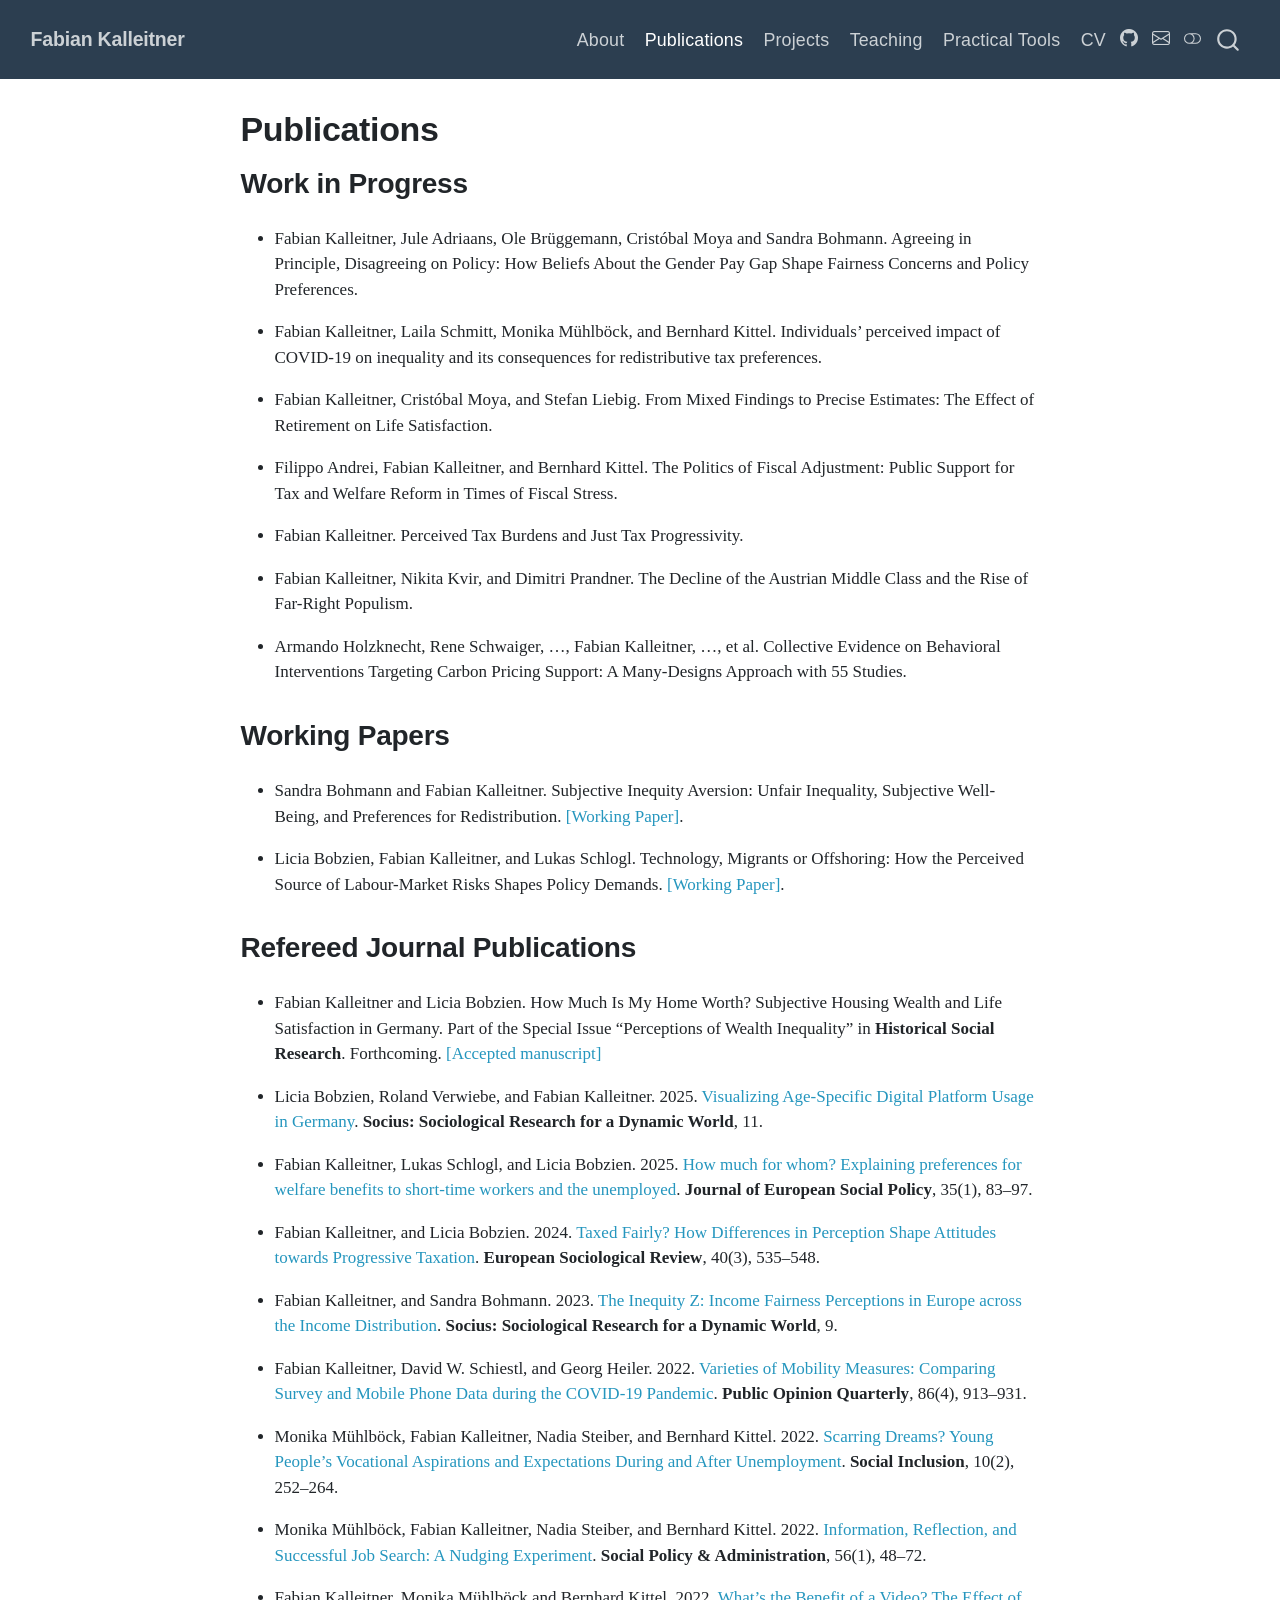
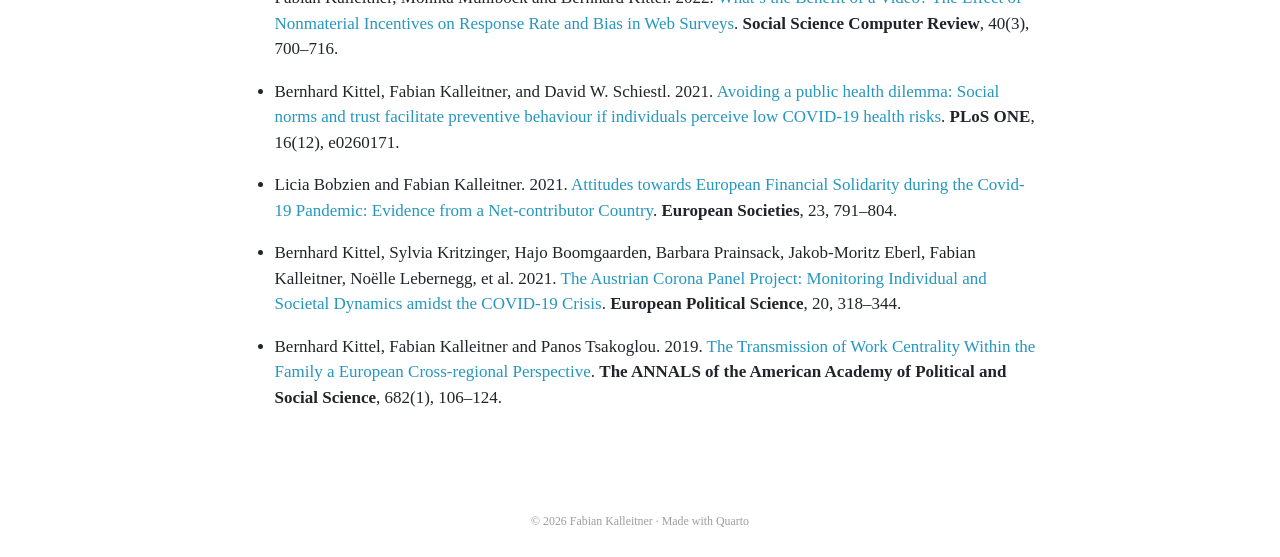
<file: docs/publications.html>
<!DOCTYPE html>
<html xmlns="http://www.w3.org/1999/xhtml" lang="en" xml:lang="en"><head>

<meta charset="utf-8">
<meta name="generator" content="quarto-1.9.37">

<meta name="viewport" content="width=device-width, initial-scale=1.0, user-scalable=yes">


<title>Publications – Fabian Kalleitner</title>
<style>
/* Default styles provided by pandoc.
** See https://pandoc.org/MANUAL.html#variables-for-html for config info.
*/
code{white-space: pre-wrap;}
span.smallcaps{font-variant: small-caps;}
div.columns{display: flex; gap: min(4vw, 1.5em);}
div.column{flex: auto; overflow-x: auto;}
div.hanging-indent{margin-left: 1.5em; text-indent: -1.5em;}
ul.task-list{list-style: none;}
ul.task-list li input[type="checkbox"] {
  width: 0.8em;
  margin: 0 0.8em 0.2em -1em; /* quarto-specific, see https://github.com/quarto-dev/quarto-cli/issues/4556 */ 
  vertical-align: middle;
}
</style>


<script src="site_libs/quarto-nav/quarto-nav.js"></script>
<script src="site_libs/quarto-nav/headroom.min.js"></script>
<script src="site_libs/clipboard/clipboard.min.js"></script>
<script src="site_libs/quarto-search/autocomplete.umd.js"></script>
<script src="site_libs/quarto-search/fuse.min.js"></script>
<script src="site_libs/quarto-search/quarto-search.js"></script>
<meta name="quarto:offset" content="./">
<link href="./assets/icon.png" rel="icon" type="image/png">
<script src="site_libs/quarto-html/quarto.js" type="module"></script>
<script src="site_libs/quarto-html/tabsets/tabsets.js" type="module"></script>
<script src="site_libs/quarto-html/popper.min.js"></script>
<script src="site_libs/quarto-html/tippy.umd.min.js"></script>
<script src="site_libs/quarto-html/anchor.min.js"></script>
<link href="site_libs/quarto-html/tippy.css" rel="stylesheet">
<link href="site_libs/quarto-html/quarto-syntax-highlighting-7f8f88aac4f3542376d5c11b86a4c14d.css" rel="stylesheet" class="quarto-color-scheme" id="quarto-text-highlighting-styles">
<link href="site_libs/quarto-html/quarto-syntax-highlighting-dark-d0ae9245876894da5ac7e18953ecc5cc.css" rel="stylesheet" class="quarto-color-scheme quarto-color-alternate" id="quarto-text-highlighting-styles">
<link href="site_libs/quarto-html/quarto-syntax-highlighting-7f8f88aac4f3542376d5c11b86a4c14d.css" rel="stylesheet" class="quarto-color-scheme-extra" id="quarto-text-highlighting-styles">
<script src="site_libs/bootstrap/bootstrap.min.js"></script>
<link href="site_libs/bootstrap/bootstrap-icons.css" rel="stylesheet">
<link href="site_libs/bootstrap/bootstrap-6b423f165eeea3787de40cb4f8e821c3.min.css" rel="stylesheet" append-hash="true" class="quarto-color-scheme" id="quarto-bootstrap" data-mode="light">
<link href="site_libs/bootstrap/bootstrap-dark-e8964db687007ca8dd88d9d9ce58e3ef.min.css" rel="stylesheet" append-hash="true" class="quarto-color-scheme quarto-color-alternate" id="quarto-bootstrap" data-mode="dark">
<link href="site_libs/bootstrap/bootstrap-6b423f165eeea3787de40cb4f8e821c3.min.css" rel="stylesheet" append-hash="true" class="quarto-color-scheme-extra" id="quarto-bootstrap" data-mode="light">
<script id="quarto-search-options" type="application/json">{
  "location": "navbar",
  "copy-button": false,
  "collapse-after": 3,
  "panel-placement": "end",
  "type": "overlay",
  "limit": 50,
  "keyboard-shortcut": [
    "f",
    "/",
    "s"
  ],
  "show-item-context": false,
  "language": {
    "search-no-results-text": "No results",
    "search-matching-documents-text": "matching documents",
    "search-copy-link-title": "Copy link to search",
    "search-hide-matches-text": "Hide additional matches",
    "search-more-match-text": "more match in this document",
    "search-more-matches-text": "more matches in this document",
    "search-clear-button-title": "Clear",
    "search-text-placeholder": "",
    "search-detached-cancel-button-title": "Cancel",
    "search-submit-button-title": "Submit",
    "search-label": "Search"
  }
}</script>


<link rel="stylesheet" href="styles.css">
</head>

<body class="nav-fixed fullcontent quarto-light"><script id="quarto-html-before-body" type="application/javascript">
    const toggleBodyColorMode = (bsSheetEl) => {
      const mode = bsSheetEl.getAttribute("data-mode");
      const bodyEl = window.document.querySelector("body");
      if (mode === "dark") {
        bodyEl.classList.add("quarto-dark");
        bodyEl.classList.remove("quarto-light");
      } else {
        bodyEl.classList.add("quarto-light");
        bodyEl.classList.remove("quarto-dark");
      }
    }
    const toggleBodyColorPrimary = () => {
      const bsSheetEl = window.document.querySelector("link#quarto-bootstrap:not([rel=disabled-stylesheet])");
      if (bsSheetEl) {
        toggleBodyColorMode(bsSheetEl);
      }
    }
    const setColorSchemeToggle = (alternate) => {
      const toggles = window.document.querySelectorAll('.quarto-color-scheme-toggle');
      for (let i=0; i < toggles.length; i++) {
        const toggle = toggles[i];
        if (toggle) {
          if (alternate) {
            toggle.classList.add("alternate");
          } else {
            toggle.classList.remove("alternate");
          }
        }
      }
    };
    const toggleColorMode = (alternate) => {
      // Switch the stylesheets
      const primaryStylesheets = window.document.querySelectorAll('link.quarto-color-scheme:not(.quarto-color-alternate)');
      const alternateStylesheets = window.document.querySelectorAll('link.quarto-color-scheme.quarto-color-alternate');
      manageTransitions('#quarto-margin-sidebar .nav-link', false);
      if (alternate) {
        // note: dark is layered on light, we don't disable primary!
        enableStylesheet(alternateStylesheets);
        for (const sheetNode of alternateStylesheets) {
          if (sheetNode.id === "quarto-bootstrap") {
            toggleBodyColorMode(sheetNode);
          }
        }
      } else {
        disableStylesheet(alternateStylesheets);
        enableStylesheet(primaryStylesheets)
        toggleBodyColorPrimary();
      }
      manageTransitions('#quarto-margin-sidebar .nav-link', true);
      // Switch the toggles
      setColorSchemeToggle(alternate)
      // Hack to workaround the fact that safari doesn't
      // properly recolor the scrollbar when toggling (#1455)
      if (navigator.userAgent.indexOf('Safari') > 0 && navigator.userAgent.indexOf('Chrome') == -1) {
        manageTransitions("body", false);
        window.scrollTo(0, 1);
        setTimeout(() => {
          window.scrollTo(0, 0);
          manageTransitions("body", true);
        }, 40);
      }
    }
    const disableStylesheet = (stylesheets) => {
      for (let i=0; i < stylesheets.length; i++) {
        const stylesheet = stylesheets[i];
        stylesheet.rel = 'disabled-stylesheet';
      }
    }
    const enableStylesheet = (stylesheets) => {
      for (let i=0; i < stylesheets.length; i++) {
        const stylesheet = stylesheets[i];
        if(stylesheet.rel !== 'stylesheet') { // for Chrome, which will still FOUC without this check
          stylesheet.rel = 'stylesheet';
        }
      }
    }
    const manageTransitions = (selector, allowTransitions) => {
      const els = window.document.querySelectorAll(selector);
      for (let i=0; i < els.length; i++) {
        const el = els[i];
        if (allowTransitions) {
          el.classList.remove('notransition');
        } else {
          el.classList.add('notransition');
        }
      }
    }
    const isFileUrl = () => {
      return window.location.protocol === 'file:';
    }
    const hasAlternateSentinel = () => {
      let styleSentinel = getColorSchemeSentinel();
      if (styleSentinel !== null) {
        return styleSentinel === "alternate";
      } else {
        return false;
      }
    }
    const setStyleSentinel = (alternate) => {
      const value = alternate ? "alternate" : "default";
      if (!isFileUrl()) {
        window.localStorage.setItem("quarto-color-scheme", value);
      } else {
        localAlternateSentinel = value;
      }
    }
    const getColorSchemeSentinel = () => {
      if (!isFileUrl()) {
        const storageValue = window.localStorage.getItem("quarto-color-scheme");
        return storageValue != null ? storageValue : localAlternateSentinel;
      } else {
        return localAlternateSentinel;
      }
    }
    const toggleGiscusIfUsed = (isAlternate, darkModeDefault) => {
      const baseTheme = document.querySelector('#giscus-base-theme')?.value ?? 'light';
      const alternateTheme = document.querySelector('#giscus-alt-theme')?.value ?? 'dark';
      let newTheme = '';
      if(authorPrefersDark) {
        newTheme = isAlternate ? baseTheme : alternateTheme;
      } else {
        newTheme = isAlternate ? alternateTheme : baseTheme;
      }
      const changeGiscusTheme = () => {
        // From: https://github.com/giscus/giscus/issues/336
        const sendMessage = (message) => {
          const iframe = document.querySelector('iframe.giscus-frame');
          if (!iframe) return;
          iframe.contentWindow.postMessage({ giscus: message }, 'https://giscus.app');
        }
        sendMessage({
          setConfig: {
            theme: newTheme
          }
        });
      }
      const isGiscussLoaded = window.document.querySelector('iframe.giscus-frame') !== null;
      if (isGiscussLoaded) {
        changeGiscusTheme();
      }
    };
    const authorPrefersDark = false;
    const darkModeDefault = authorPrefersDark;
      document.querySelector('link#quarto-text-highlighting-styles.quarto-color-scheme-extra').rel = 'disabled-stylesheet';
      document.querySelector('link#quarto-bootstrap.quarto-color-scheme-extra').rel = 'disabled-stylesheet';
    let localAlternateSentinel = darkModeDefault ? 'alternate' : 'default';
    // Dark / light mode switch
    window.quartoToggleColorScheme = () => {
      // Read the current dark / light value
      let toAlternate = !hasAlternateSentinel();
      toggleColorMode(toAlternate);
      setStyleSentinel(toAlternate);
      toggleGiscusIfUsed(toAlternate, darkModeDefault);
      window.dispatchEvent(new Event('resize'));
    };
    // Switch to dark mode if need be
    if (hasAlternateSentinel()) {
      toggleColorMode(true);
    } else {
      toggleColorMode(false);
    }
  </script>

<div id="quarto-search-results"></div>
  <header id="quarto-header" class="headroom fixed-top">
    <nav class="navbar navbar-expand-lg " data-bs-theme="dark">
      <div class="navbar-container container-fluid">
      <div class="navbar-brand-container mx-auto">
    <a class="navbar-brand" href="./index.html">
    <span class="navbar-title">Fabian Kalleitner</span>
    </a>
  </div>
            <div id="quarto-search" class="" title="Search"></div>
          <button class="navbar-toggler" type="button" data-bs-toggle="collapse" data-bs-target="#navbarCollapse" aria-controls="navbarCollapse" role="menu" aria-expanded="false" aria-label="Toggle navigation" onclick="if (window.quartoToggleHeadroom) { window.quartoToggleHeadroom(); }">
  <span class="navbar-toggler-icon"></span>
</button>
          <div class="collapse navbar-collapse" id="navbarCollapse">
            <ul class="navbar-nav navbar-nav-scroll ms-auto">
  <li class="nav-item">
    <a class="nav-link" href="./about.html"> 
<span class="menu-text">About</span></a>
  </li>  
  <li class="nav-item">
    <a class="nav-link active" href="./publications.html" aria-current="page"> 
<span class="menu-text">Publications</span></a>
  </li>  
  <li class="nav-item">
    <a class="nav-link" href="./projects.html"> 
<span class="menu-text">Projects</span></a>
  </li>  
  <li class="nav-item">
    <a class="nav-link" href="./teaching.html"> 
<span class="menu-text">Teaching</span></a>
  </li>  
  <li class="nav-item">
    <a class="nav-link" href="./tools.html"> 
<span class="menu-text">Practical Tools</span></a>
  </li>  
  <li class="nav-item">
    <a class="nav-link" href="https://syncandshare.lrz.de/dl/fi8HMRufYxqLvPfidtaNit/CV_Fabian_Kalleitner_eng.pdf?inline&amp;skipCounter=true"> 
<span class="menu-text">CV</span></a>
  </li>  
</ul>
          </div> <!-- /navcollapse -->
            <div class="quarto-navbar-tools tools-wide">
    <a href="https://github.com/fabiankal" title="" class="quarto-navigation-tool px-1" aria-label=""><i class="bi bi-github"></i></a>
    <a href="mailto:fabian.kalleitner@lmu.de" title="" class="quarto-navigation-tool px-1" aria-label=""><i class="bi bi-envelope"></i></a>
  <a href="" class="quarto-color-scheme-toggle quarto-navigation-tool  px-1" onclick="window.quartoToggleColorScheme(); return false;" title="Toggle dark mode"><i class="bi"></i></a>
</div>
      </div> <!-- /container-fluid -->
    </nav>
</header>
<!-- content -->
<div id="quarto-content" class="quarto-container page-columns page-rows-contents page-layout-article page-navbar">
<!-- sidebar -->
<!-- margin-sidebar -->
    
<!-- main -->
<main class="content" id="quarto-document-content">


<header id="title-block-header" class="quarto-title-block default">
<div class="quarto-title">
<h1 class="title">Publications</h1>
</div>



<div class="quarto-title-meta">

    
  
    
  </div>
  


</header>


<section id="work-in-progress" class="level2">
<h2 class="anchored" data-anchor-id="work-in-progress">Work in Progress</h2>
<ul>
<li><p>Fabian Kalleitner, Jule Adriaans, Ole Brüggemann, Cristóbal Moya and Sandra Bohmann. Agreeing in Principle, Disagreeing on Policy: How Beliefs About the Gender Pay Gap Shape Fairness Concerns and Policy Preferences.</p></li>
<li><p>Fabian Kalleitner, Laila Schmitt, Monika Mühlböck, and Bernhard Kittel. Individuals’ perceived impact of COVID-19 on inequality and its consequences for redistributive tax preferences.</p></li>
<li><p>Fabian Kalleitner, Cristóbal Moya, and Stefan Liebig. From Mixed Findings to Precise Estimates: The Effect of Retirement on Life Satisfaction.</p></li>
<li><p>Filippo Andrei, Fabian Kalleitner, and Bernhard Kittel. The Politics of Fiscal Adjustment: Public Support for Tax and Welfare Reform in Times of Fiscal Stress.</p></li>
<li><p>Fabian Kalleitner. Perceived Tax Burdens and Just Tax Progressivity.</p></li>
<li><p>Fabian Kalleitner, Nikita Kvir, and Dimitri Prandner. The Decline of the Austrian Middle Class and the Rise of Far-Right Populism.</p></li>
<li><p>Armando Holzknecht, Rene Schwaiger, …, Fabian Kalleitner, …, et al.&nbsp;Collective Evidence on Behavioral Interventions Targeting Carbon Pricing Support: A Many-Designs Approach with 55 Studies.</p></li>
</ul>
</section>
<section id="working-papers" class="level2">
<h2 class="anchored" data-anchor-id="working-papers">Working Papers</h2>
<ul>
<li><p>Sandra Bohmann and Fabian Kalleitner. Subjective Inequity Aversion: Unfair Inequality, Subjective Well-Being, and Preferences for Redistribution. <a href="https://doi.org/10.31235/osf.io/g8arw">[Working Paper]</a>.</p></li>
<li><p>Licia Bobzien, Fabian Kalleitner, and Lukas Schlogl. Technology, Migrants or Offshoring: How the Perceived Source of Labour-Market Risks Shapes Policy Demands. <a href="https://syncandshare.lrz.de/getlink/fiSDjedgHfKiCtzika2QWf/lmrisks_full_manuscript.pdf">[Working Paper]</a>.</p></li>
</ul>
</section>
<section id="refereed-journal-publications" class="level2">
<h2 class="anchored" data-anchor-id="refereed-journal-publications">Refereed Journal Publications</h2>
<ul>
<li><p>Fabian Kalleitner and Licia Bobzien. How Much Is My Home Worth? Subjective Housing Wealth and Life Satisfaction in Germany. Part of the Special Issue “Perceptions of Wealth Inequality” in <strong>Historical Social Research</strong>. Forthcoming. <a href="https://syncandshare.lrz.de/getlink/fiJZ3rEvVrf5k8XRzQoajh/subjwealth_accepted_manuscript.pdf">[Accepted manuscript]</a></p></li>
<li><p>Licia Bobzien, Roland Verwiebe, and Fabian Kalleitner. 2025. <a href="https://journals.sagepub.com/doi/10.1177/23780231251319360">Visualizing Age-Specific Digital Platform Usage in Germany</a>. <strong>Socius: Sociological Research for a Dynamic World</strong>, 11.</p></li>
<li><p>Fabian Kalleitner, Lukas Schlogl, and Licia Bobzien. 2025. <a href="https://journals.sagepub.com/doi/10.1177/09589287241283707">How much for whom? Explaining preferences for welfare benefits to short-time workers and the unemployed</a>. <strong>Journal of European Social Policy</strong>, 35(1), 83–97.</p></li>
<li><p>Fabian Kalleitner, and Licia Bobzien. 2024. <a href="https://doi.org/10.1093/esr/jcad060">Taxed Fairly? How Differences in Perception Shape Attitudes towards Progressive Taxation</a>. <strong>European Sociological Review</strong>, 40(3), 535–548.</p></li>
<li><p>Fabian Kalleitner, and Sandra Bohmann. 2023. <a href="https://doi.org/10.1177/23780231231167138">The Inequity Z: Income Fairness Perceptions in Europe across the Income Distribution</a>. <strong>Socius: Sociological Research for a Dynamic World</strong>, 9.</p></li>
<li><p>Fabian Kalleitner, David W. Schiestl, and Georg Heiler. 2022. <a href="https://doi.org/10.1093/poq/nfac042">Varieties of Mobility Measures: Comparing Survey and Mobile Phone Data during the COVID-19 Pandemic</a>. <strong>Public Opinion Quarterly</strong>, 86(4), 913–931.</p></li>
<li><p>Monika Mühlböck, Fabian Kalleitner, Nadia Steiber, and Bernhard Kittel. 2022. <a href="https://doi.org/10.17645/si.v10i2.5162">Scarring Dreams? Young People’s Vocational Aspirations and Expectations During and After Unemployment</a>. <strong>Social Inclusion</strong>, 10(2), 252–264.</p></li>
<li><p>Monika Mühlböck, Fabian Kalleitner, Nadia Steiber, and Bernhard Kittel. 2022. <a href="http://doi.org/10.1111/spol.12754">Information, Reflection, and Successful Job Search: A Nudging Experiment</a>. <strong>Social Policy &amp; Administration</strong>, 56(1), 48–72.</p></li>
<li><p>Fabian Kalleitner, Monika Mühlböck and Bernhard Kittel. 2022. <a href="https://doi.org/10.1177/0894439320918318">What’s the Benefit of a Video? The Effect of Nonmaterial Incentives on Response Rate and Bias in Web Surveys</a>. <strong>Social Science Computer Review</strong>, 40(3), 700–716.</p></li>
<li><p>Bernhard Kittel, Fabian Kalleitner, and David W. Schiestl. 2021. <a href="https://doi.org/10.1371/journal.pone.0260171">Avoiding a public health dilemma: Social norms and trust facilitate preventive behaviour if individuals perceive low COVID-19 health risks</a>. <strong>PLoS ONE</strong>, 16(12), e0260171.</p></li>
<li><p>Licia Bobzien and Fabian Kalleitner. 2021. <a href="https://doi.org/10.1080/14616696.2020.1836669">Attitudes towards European Financial Solidarity during the Covid-19 Pandemic: Evidence from a Net-contributor Country</a>. <strong>European Societies</strong>, 23, 791–804.</p></li>
<li><p>Bernhard Kittel, Sylvia Kritzinger, Hajo Boomgaarden, Barbara Prainsack, Jakob-Moritz Eberl, Fabian Kalleitner, Noëlle Lebernegg, et al.&nbsp;2021. <a href="https://doi.org/10.1057/s41304-020-00294-7">The Austrian Corona Panel Project: Monitoring Individual and Societal Dynamics amidst the COVID-19 Crisis</a>. <strong>European Political Science</strong>, 20, 318–344.</p></li>
<li><p>Bernhard Kittel, Fabian Kalleitner and Panos Tsakoglou. 2019. <a href="https://doi.org/10.1177/0002716219827515">The Transmission of Work Centrality Within the Family a European Cross-regional Perspective</a>. <strong>The ANNALS of the American Academy of Political and Social Science</strong>, 682(1), 106–124.</p></li>
</ul>


</section>

</main> <!-- /main -->
<script id="quarto-html-after-body" type="application/javascript">
  window.document.addEventListener("DOMContentLoaded", function (event) {
    // Ensure there is a toggle, if there isn't float one in the top right
    if (window.document.querySelector('.quarto-color-scheme-toggle') === null) {
      const a = window.document.createElement('a');
      a.classList.add('top-right');
      a.classList.add('quarto-color-scheme-toggle');
      a.href = "";
      a.onclick = function() { try { window.quartoToggleColorScheme(); } catch {} return false; };
      const i = window.document.createElement("i");
      i.classList.add('bi');
      a.appendChild(i);
      window.document.body.appendChild(a);
    }
    setColorSchemeToggle(hasAlternateSentinel())
    const icon = "";
    const anchorJS = new window.AnchorJS();
    anchorJS.options = {
      placement: 'right',
      icon: icon
    };
    anchorJS.add('.anchored');
    const isCodeAnnotation = (el) => {
      for (const clz of el.classList) {
        if (clz.startsWith('code-annotation-')) {                     
          return true;
        }
      }
      return false;
    }
    const onCopySuccess = function(e) {
      // button target
      const button = e.trigger;
      // don't keep focus
      button.blur();
      // flash "checked"
      button.classList.add('code-copy-button-checked');
      var currentTitle = button.getAttribute("title");
      button.setAttribute("title", "Copied!");
      let tooltip;
      if (window.bootstrap) {
        button.setAttribute("data-bs-toggle", "tooltip");
        button.setAttribute("data-bs-placement", "left");
        button.setAttribute("data-bs-title", "Copied!");
        tooltip = new bootstrap.Tooltip(button, 
          { trigger: "manual", 
            customClass: "code-copy-button-tooltip",
            offset: [0, -8]});
        tooltip.show();    
      }
      setTimeout(function() {
        if (tooltip) {
          tooltip.hide();
          button.removeAttribute("data-bs-title");
          button.removeAttribute("data-bs-toggle");
          button.removeAttribute("data-bs-placement");
        }
        button.setAttribute("title", currentTitle);
        button.classList.remove('code-copy-button-checked');
      }, 1000);
      // clear code selection
      e.clearSelection();
    }
    const getTextToCopy = function(trigger) {
      const outerScaffold = trigger.parentElement.cloneNode(true);
      const codeEl = outerScaffold.querySelector('code');
      for (const childEl of codeEl.children) {
        if (isCodeAnnotation(childEl)) {
          childEl.remove();
        }
      }
      return codeEl.innerText;
    }
    const clipboard = new window.ClipboardJS('.code-copy-button:not([data-in-quarto-modal])', {
      text: getTextToCopy
    });
    clipboard.on('success', onCopySuccess);
    if (window.document.getElementById('quarto-embedded-source-code-modal')) {
      const clipboardModal = new window.ClipboardJS('.code-copy-button[data-in-quarto-modal]', {
        text: getTextToCopy,
        container: window.document.getElementById('quarto-embedded-source-code-modal')
      });
      clipboardModal.on('success', onCopySuccess);
    }
      var localhostRegex = new RegExp(/^(?:http|https):\/\/localhost\:?[0-9]*\//);
      var mailtoRegex = new RegExp(/^mailto:/);
        var filterRegex = new RegExp("https:\/\/fabiankal\.github\.io\/personal_website_v2");
      var isInternal = (href) => {
          return filterRegex.test(href) || localhostRegex.test(href) || mailtoRegex.test(href);
      }
      // Inspect non-navigation links and adorn them if external
     var links = window.document.querySelectorAll('a[href]:not(.nav-link):not(.navbar-brand):not(.toc-action):not(.sidebar-link):not(.sidebar-item-toggle):not(.pagination-link):not(.no-external):not([aria-hidden]):not(.dropdown-item):not(.quarto-navigation-tool):not(.about-link)');
      for (var i=0; i<links.length; i++) {
        const link = links[i];
        if (!isInternal(link.href)) {
          // undo the damage that might have been done by quarto-nav.js in the case of
          // links that we want to consider external
          if (link.dataset.originalHref !== undefined) {
            link.href = link.dataset.originalHref;
          }
            // target, if specified
            link.setAttribute("target", "_blank");
            if (link.getAttribute("rel") === null) {
              link.setAttribute("rel", "noopener");
            }
        }
      }
    function tippyHover(el, contentFn, onTriggerFn, onUntriggerFn) {
      const config = {
        allowHTML: true,
        maxWidth: 500,
        delay: 100,
        arrow: false,
        appendTo: function(el) {
            return el.parentElement;
        },
        interactive: true,
        interactiveBorder: 10,
        theme: 'quarto',
        placement: 'bottom-start',
      };
      if (contentFn) {
        config.content = contentFn;
      }
      if (onTriggerFn) {
        config.onTrigger = onTriggerFn;
      }
      if (onUntriggerFn) {
        config.onUntrigger = onUntriggerFn;
      }
      window.tippy(el, config); 
    }
    const noterefs = window.document.querySelectorAll('a[role="doc-noteref"]');
    for (var i=0; i<noterefs.length; i++) {
      const ref = noterefs[i];
      tippyHover(ref, function() {
        // use id or data attribute instead here
        let href = ref.getAttribute('data-footnote-href') || ref.getAttribute('href');
        try { href = new URL(href).hash; } catch {}
        const id = href.replace(/^#\/?/, "");
        const note = window.document.getElementById(id);
        if (note) {
          return note.innerHTML;
        } else {
          return "";
        }
      });
    }
    const xrefs = window.document.querySelectorAll('a.quarto-xref');
    const processXRef = (id, note) => {
      // Strip column container classes
      const stripColumnClz = (el) => {
        el.classList.remove("page-full", "page-columns");
        if (el.children) {
          for (const child of el.children) {
            stripColumnClz(child);
          }
        }
      }
      stripColumnClz(note)
      if (id === null || id.startsWith('sec-')) {
        // Special case sections, only their first couple elements
        const container = document.createElement("div");
        if (note.children && note.children.length > 2) {
          container.appendChild(note.children[0].cloneNode(true));
          for (let i = 1; i < note.children.length; i++) {
            const child = note.children[i];
            if (child.tagName === "P" && child.innerText === "") {
              continue;
            } else {
              container.appendChild(child.cloneNode(true));
              break;
            }
          }
          if (window.Quarto?.typesetMath) {
            window.Quarto.typesetMath(container);
          }
          return container.innerHTML
        } else {
          if (window.Quarto?.typesetMath) {
            window.Quarto.typesetMath(note);
          }
          return note.innerHTML;
        }
      } else {
        // Remove any anchor links if they are present
        const anchorLink = note.querySelector('a.anchorjs-link');
        if (anchorLink) {
          anchorLink.remove();
        }
        if (window.Quarto?.typesetMath) {
          window.Quarto.typesetMath(note);
        }
        if (note.classList.contains("callout")) {
          return note.outerHTML;
        } else {
          return note.innerHTML;
        }
      }
    }
    for (var i=0; i<xrefs.length; i++) {
      const xref = xrefs[i];
      tippyHover(xref, undefined, function(instance) {
        instance.disable();
        let url = xref.getAttribute('href');
        let hash = undefined; 
        if (url.startsWith('#')) {
          hash = url;
        } else {
          try { hash = new URL(url).hash; } catch {}
        }
        if (hash) {
          const id = hash.replace(/^#\/?/, "");
          const note = window.document.getElementById(id);
          if (note !== null) {
            try {
              const html = processXRef(id, note.cloneNode(true));
              instance.setContent(html);
            } finally {
              instance.enable();
              instance.show();
            }
          } else {
            // See if we can fetch this
            fetch(url.split('#')[0])
            .then(res => res.text())
            .then(html => {
              const parser = new DOMParser();
              const htmlDoc = parser.parseFromString(html, "text/html");
              const note = htmlDoc.getElementById(id);
              if (note !== null) {
                const html = processXRef(id, note);
                instance.setContent(html);
              } 
            }).finally(() => {
              instance.enable();
              instance.show();
            });
          }
        } else {
          // See if we can fetch a full url (with no hash to target)
          // This is a special case and we should probably do some content thinning / targeting
          fetch(url)
          .then(res => res.text())
          .then(html => {
            const parser = new DOMParser();
            const htmlDoc = parser.parseFromString(html, "text/html");
            const note = htmlDoc.querySelector('main.content');
            if (note !== null) {
              // This should only happen for chapter cross references
              // (since there is no id in the URL)
              // remove the first header
              if (note.children.length > 0 && note.children[0].tagName === "HEADER") {
                note.children[0].remove();
              }
              const html = processXRef(null, note);
              instance.setContent(html);
            } 
          }).finally(() => {
            instance.enable();
            instance.show();
          });
        }
      }, function(instance) {
      });
    }
        let selectedAnnoteEl;
        const selectorForAnnotation = ( cell, annotation) => {
          let cellAttr = 'data-code-cell="' + cell + '"';
          let lineAttr = 'data-code-annotation="' +  annotation + '"';
          const selector = 'span[' + cellAttr + '][' + lineAttr + ']';
          return selector;
        }
        const selectCodeLines = (annoteEl) => {
          const doc = window.document;
          const targetCell = annoteEl.getAttribute("data-target-cell");
          const targetAnnotation = annoteEl.getAttribute("data-target-annotation");
          const annoteSpan = window.document.querySelector(selectorForAnnotation(targetCell, targetAnnotation));
          const lines = annoteSpan.getAttribute("data-code-lines").split(",");
          const lineIds = lines.map((line) => {
            return targetCell + "-" + line;
          })
          let top = null;
          let height = null;
          let parent = null;
          if (lineIds.length > 0) {
              //compute the position of the single el (top and bottom and make a div)
              const el = window.document.getElementById(lineIds[0]);
              top = el.offsetTop;
              height = el.offsetHeight;
              parent = el.parentElement.parentElement;
            if (lineIds.length > 1) {
              const lastEl = window.document.getElementById(lineIds[lineIds.length - 1]);
              const bottom = lastEl.offsetTop + lastEl.offsetHeight;
              height = bottom - top;
            }
            if (top !== null && height !== null && parent !== null) {
              // cook up a div (if necessary) and position it 
              let div = window.document.getElementById("code-annotation-line-highlight");
              if (div === null) {
                div = window.document.createElement("div");
                div.setAttribute("id", "code-annotation-line-highlight");
                div.style.position = 'absolute';
                parent.appendChild(div);
              }
              div.style.top = top - 2 + "px";
              div.style.height = height + 4 + "px";
              div.style.left = 0;
              let gutterDiv = window.document.getElementById("code-annotation-line-highlight-gutter");
              if (gutterDiv === null) {
                gutterDiv = window.document.createElement("div");
                gutterDiv.setAttribute("id", "code-annotation-line-highlight-gutter");
                gutterDiv.style.position = 'absolute';
                const codeCell = window.document.getElementById(targetCell);
                const gutter = codeCell.querySelector('.code-annotation-gutter');
                gutter.appendChild(gutterDiv);
              }
              gutterDiv.style.top = top - 2 + "px";
              gutterDiv.style.height = height + 4 + "px";
            }
            selectedAnnoteEl = annoteEl;
          }
        };
        const unselectCodeLines = () => {
          const elementsIds = ["code-annotation-line-highlight", "code-annotation-line-highlight-gutter"];
          elementsIds.forEach((elId) => {
            const div = window.document.getElementById(elId);
            if (div) {
              div.remove();
            }
          });
          selectedAnnoteEl = undefined;
        };
          // Handle positioning of the toggle
      window.addEventListener(
        "resize",
        throttle(() => {
          elRect = undefined;
          if (selectedAnnoteEl) {
            selectCodeLines(selectedAnnoteEl);
          }
        }, 10)
      );
      function throttle(fn, ms) {
      let throttle = false;
      let timer;
        return (...args) => {
          if(!throttle) { // first call gets through
              fn.apply(this, args);
              throttle = true;
          } else { // all the others get throttled
              if(timer) clearTimeout(timer); // cancel #2
              timer = setTimeout(() => {
                fn.apply(this, args);
                timer = throttle = false;
              }, ms);
          }
        };
      }
        // Attach click handler to the DT
        const annoteDls = window.document.querySelectorAll('dt[data-target-cell]');
        for (const annoteDlNode of annoteDls) {
          annoteDlNode.addEventListener('click', (event) => {
            const clickedEl = event.target;
            if (clickedEl !== selectedAnnoteEl) {
              unselectCodeLines();
              const activeEl = window.document.querySelector('dt[data-target-cell].code-annotation-active');
              if (activeEl) {
                activeEl.classList.remove('code-annotation-active');
              }
              selectCodeLines(clickedEl);
              clickedEl.classList.add('code-annotation-active');
            } else {
              // Unselect the line
              unselectCodeLines();
              clickedEl.classList.remove('code-annotation-active');
            }
          });
        }
    const findCites = (el) => {
      const parentEl = el.parentElement;
      if (parentEl) {
        const cites = parentEl.dataset.cites;
        if (cites) {
          return {
            el,
            cites: cites.split(' ')
          };
        } else {
          return findCites(el.parentElement)
        }
      } else {
        return undefined;
      }
    };
    var bibliorefs = window.document.querySelectorAll('a[role="doc-biblioref"]');
    for (var i=0; i<bibliorefs.length; i++) {
      const ref = bibliorefs[i];
      const citeInfo = findCites(ref);
      if (citeInfo) {
        tippyHover(citeInfo.el, function() {
          var popup = window.document.createElement('div');
          citeInfo.cites.forEach(function(cite) {
            var citeDiv = window.document.createElement('div');
            citeDiv.classList.add('hanging-indent');
            citeDiv.classList.add('csl-entry');
            var biblioDiv = window.document.getElementById('ref-' + cite);
            if (biblioDiv) {
              citeDiv.innerHTML = biblioDiv.innerHTML;
            }
            popup.appendChild(citeDiv);
          });
          return popup.innerHTML;
        });
      }
    }
  });
  </script>
</div> <!-- /content -->
<footer class="footer">
  <div class="nav-footer">
    <div class="nav-footer-left">
      &nbsp;
    </div>   
    <div class="nav-footer-center">
<p>© 2026 Fabian Kalleitner · Made with <a href="https://quarto.org">Quarto</a></p>
</div>
    <div class="nav-footer-right">
      &nbsp;
    </div>
  </div>
</footer>




</body></html>
</file>
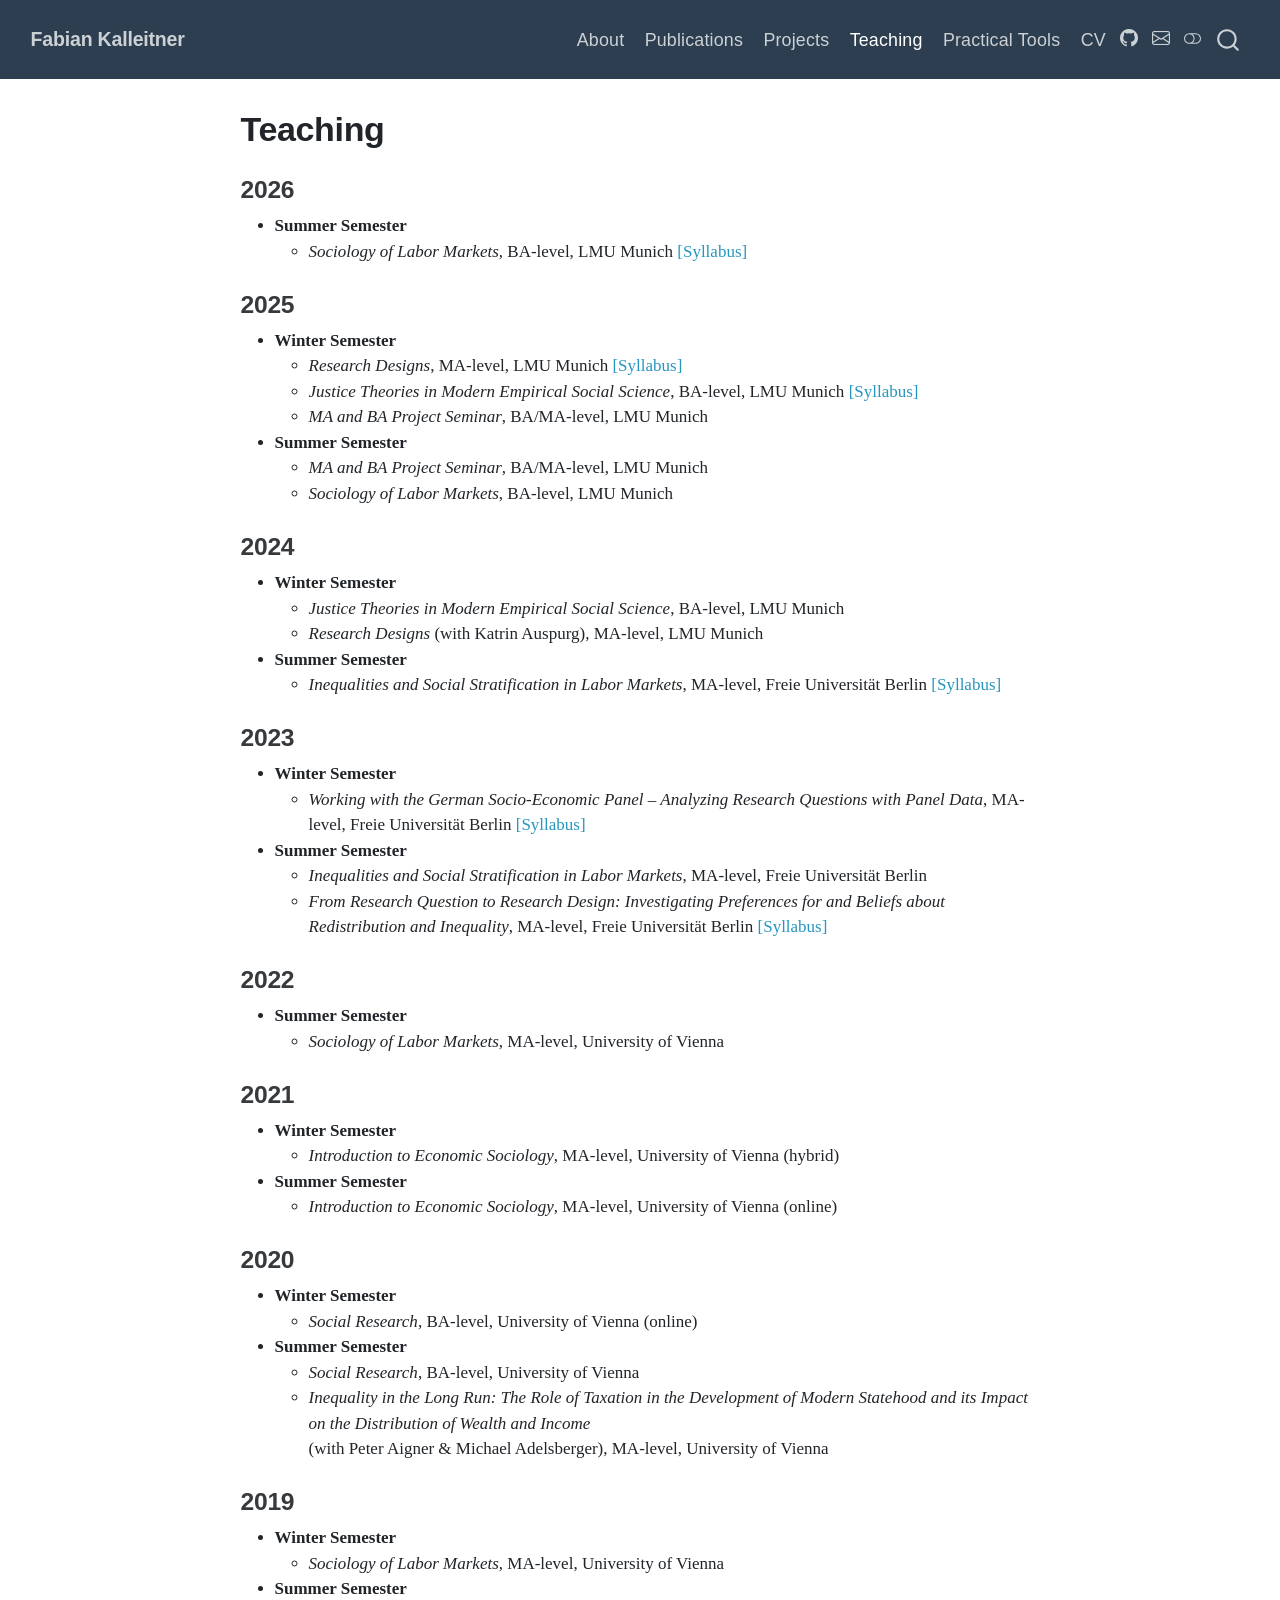
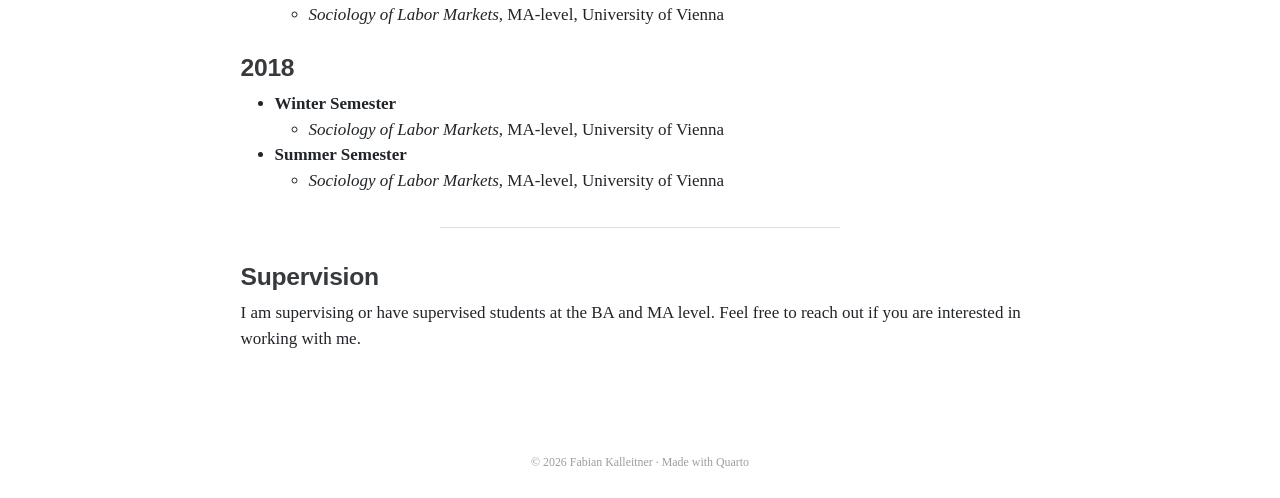
<file: docs/teaching.html>
<!DOCTYPE html>
<html xmlns="http://www.w3.org/1999/xhtml" lang="en" xml:lang="en"><head>

<meta charset="utf-8">
<meta name="generator" content="quarto-1.9.37">

<meta name="viewport" content="width=device-width, initial-scale=1.0, user-scalable=yes">


<title>Teaching – Fabian Kalleitner</title>
<style>
/* Default styles provided by pandoc.
** See https://pandoc.org/MANUAL.html#variables-for-html for config info.
*/
code{white-space: pre-wrap;}
span.smallcaps{font-variant: small-caps;}
div.columns{display: flex; gap: min(4vw, 1.5em);}
div.column{flex: auto; overflow-x: auto;}
div.hanging-indent{margin-left: 1.5em; text-indent: -1.5em;}
ul.task-list{list-style: none;}
ul.task-list li input[type="checkbox"] {
  width: 0.8em;
  margin: 0 0.8em 0.2em -1em; /* quarto-specific, see https://github.com/quarto-dev/quarto-cli/issues/4556 */ 
  vertical-align: middle;
}
</style>


<script src="site_libs/quarto-nav/quarto-nav.js"></script>
<script src="site_libs/quarto-nav/headroom.min.js"></script>
<script src="site_libs/clipboard/clipboard.min.js"></script>
<script src="site_libs/quarto-search/autocomplete.umd.js"></script>
<script src="site_libs/quarto-search/fuse.min.js"></script>
<script src="site_libs/quarto-search/quarto-search.js"></script>
<meta name="quarto:offset" content="./">
<link href="./assets/icon.png" rel="icon" type="image/png">
<script src="site_libs/quarto-html/quarto.js" type="module"></script>
<script src="site_libs/quarto-html/tabsets/tabsets.js" type="module"></script>
<script src="site_libs/quarto-html/popper.min.js"></script>
<script src="site_libs/quarto-html/tippy.umd.min.js"></script>
<script src="site_libs/quarto-html/anchor.min.js"></script>
<link href="site_libs/quarto-html/tippy.css" rel="stylesheet">
<link href="site_libs/quarto-html/quarto-syntax-highlighting-7f8f88aac4f3542376d5c11b86a4c14d.css" rel="stylesheet" class="quarto-color-scheme" id="quarto-text-highlighting-styles">
<link href="site_libs/quarto-html/quarto-syntax-highlighting-dark-d0ae9245876894da5ac7e18953ecc5cc.css" rel="stylesheet" class="quarto-color-scheme quarto-color-alternate" id="quarto-text-highlighting-styles">
<link href="site_libs/quarto-html/quarto-syntax-highlighting-7f8f88aac4f3542376d5c11b86a4c14d.css" rel="stylesheet" class="quarto-color-scheme-extra" id="quarto-text-highlighting-styles">
<script src="site_libs/bootstrap/bootstrap.min.js"></script>
<link href="site_libs/bootstrap/bootstrap-icons.css" rel="stylesheet">
<link href="site_libs/bootstrap/bootstrap-6b423f165eeea3787de40cb4f8e821c3.min.css" rel="stylesheet" append-hash="true" class="quarto-color-scheme" id="quarto-bootstrap" data-mode="light">
<link href="site_libs/bootstrap/bootstrap-dark-e8964db687007ca8dd88d9d9ce58e3ef.min.css" rel="stylesheet" append-hash="true" class="quarto-color-scheme quarto-color-alternate" id="quarto-bootstrap" data-mode="dark">
<link href="site_libs/bootstrap/bootstrap-6b423f165eeea3787de40cb4f8e821c3.min.css" rel="stylesheet" append-hash="true" class="quarto-color-scheme-extra" id="quarto-bootstrap" data-mode="light">
<script id="quarto-search-options" type="application/json">{
  "location": "navbar",
  "copy-button": false,
  "collapse-after": 3,
  "panel-placement": "end",
  "type": "overlay",
  "limit": 50,
  "keyboard-shortcut": [
    "f",
    "/",
    "s"
  ],
  "show-item-context": false,
  "language": {
    "search-no-results-text": "No results",
    "search-matching-documents-text": "matching documents",
    "search-copy-link-title": "Copy link to search",
    "search-hide-matches-text": "Hide additional matches",
    "search-more-match-text": "more match in this document",
    "search-more-matches-text": "more matches in this document",
    "search-clear-button-title": "Clear",
    "search-text-placeholder": "",
    "search-detached-cancel-button-title": "Cancel",
    "search-submit-button-title": "Submit",
    "search-label": "Search"
  }
}</script>


<link rel="stylesheet" href="styles.css">
</head>

<body class="nav-fixed fullcontent quarto-light"><script id="quarto-html-before-body" type="application/javascript">
    const toggleBodyColorMode = (bsSheetEl) => {
      const mode = bsSheetEl.getAttribute("data-mode");
      const bodyEl = window.document.querySelector("body");
      if (mode === "dark") {
        bodyEl.classList.add("quarto-dark");
        bodyEl.classList.remove("quarto-light");
      } else {
        bodyEl.classList.add("quarto-light");
        bodyEl.classList.remove("quarto-dark");
      }
    }
    const toggleBodyColorPrimary = () => {
      const bsSheetEl = window.document.querySelector("link#quarto-bootstrap:not([rel=disabled-stylesheet])");
      if (bsSheetEl) {
        toggleBodyColorMode(bsSheetEl);
      }
    }
    const setColorSchemeToggle = (alternate) => {
      const toggles = window.document.querySelectorAll('.quarto-color-scheme-toggle');
      for (let i=0; i < toggles.length; i++) {
        const toggle = toggles[i];
        if (toggle) {
          if (alternate) {
            toggle.classList.add("alternate");
          } else {
            toggle.classList.remove("alternate");
          }
        }
      }
    };
    const toggleColorMode = (alternate) => {
      // Switch the stylesheets
      const primaryStylesheets = window.document.querySelectorAll('link.quarto-color-scheme:not(.quarto-color-alternate)');
      const alternateStylesheets = window.document.querySelectorAll('link.quarto-color-scheme.quarto-color-alternate');
      manageTransitions('#quarto-margin-sidebar .nav-link', false);
      if (alternate) {
        // note: dark is layered on light, we don't disable primary!
        enableStylesheet(alternateStylesheets);
        for (const sheetNode of alternateStylesheets) {
          if (sheetNode.id === "quarto-bootstrap") {
            toggleBodyColorMode(sheetNode);
          }
        }
      } else {
        disableStylesheet(alternateStylesheets);
        enableStylesheet(primaryStylesheets)
        toggleBodyColorPrimary();
      }
      manageTransitions('#quarto-margin-sidebar .nav-link', true);
      // Switch the toggles
      setColorSchemeToggle(alternate)
      // Hack to workaround the fact that safari doesn't
      // properly recolor the scrollbar when toggling (#1455)
      if (navigator.userAgent.indexOf('Safari') > 0 && navigator.userAgent.indexOf('Chrome') == -1) {
        manageTransitions("body", false);
        window.scrollTo(0, 1);
        setTimeout(() => {
          window.scrollTo(0, 0);
          manageTransitions("body", true);
        }, 40);
      }
    }
    const disableStylesheet = (stylesheets) => {
      for (let i=0; i < stylesheets.length; i++) {
        const stylesheet = stylesheets[i];
        stylesheet.rel = 'disabled-stylesheet';
      }
    }
    const enableStylesheet = (stylesheets) => {
      for (let i=0; i < stylesheets.length; i++) {
        const stylesheet = stylesheets[i];
        if(stylesheet.rel !== 'stylesheet') { // for Chrome, which will still FOUC without this check
          stylesheet.rel = 'stylesheet';
        }
      }
    }
    const manageTransitions = (selector, allowTransitions) => {
      const els = window.document.querySelectorAll(selector);
      for (let i=0; i < els.length; i++) {
        const el = els[i];
        if (allowTransitions) {
          el.classList.remove('notransition');
        } else {
          el.classList.add('notransition');
        }
      }
    }
    const isFileUrl = () => {
      return window.location.protocol === 'file:';
    }
    const hasAlternateSentinel = () => {
      let styleSentinel = getColorSchemeSentinel();
      if (styleSentinel !== null) {
        return styleSentinel === "alternate";
      } else {
        return false;
      }
    }
    const setStyleSentinel = (alternate) => {
      const value = alternate ? "alternate" : "default";
      if (!isFileUrl()) {
        window.localStorage.setItem("quarto-color-scheme", value);
      } else {
        localAlternateSentinel = value;
      }
    }
    const getColorSchemeSentinel = () => {
      if (!isFileUrl()) {
        const storageValue = window.localStorage.getItem("quarto-color-scheme");
        return storageValue != null ? storageValue : localAlternateSentinel;
      } else {
        return localAlternateSentinel;
      }
    }
    const toggleGiscusIfUsed = (isAlternate, darkModeDefault) => {
      const baseTheme = document.querySelector('#giscus-base-theme')?.value ?? 'light';
      const alternateTheme = document.querySelector('#giscus-alt-theme')?.value ?? 'dark';
      let newTheme = '';
      if(authorPrefersDark) {
        newTheme = isAlternate ? baseTheme : alternateTheme;
      } else {
        newTheme = isAlternate ? alternateTheme : baseTheme;
      }
      const changeGiscusTheme = () => {
        // From: https://github.com/giscus/giscus/issues/336
        const sendMessage = (message) => {
          const iframe = document.querySelector('iframe.giscus-frame');
          if (!iframe) return;
          iframe.contentWindow.postMessage({ giscus: message }, 'https://giscus.app');
        }
        sendMessage({
          setConfig: {
            theme: newTheme
          }
        });
      }
      const isGiscussLoaded = window.document.querySelector('iframe.giscus-frame') !== null;
      if (isGiscussLoaded) {
        changeGiscusTheme();
      }
    };
    const authorPrefersDark = false;
    const darkModeDefault = authorPrefersDark;
      document.querySelector('link#quarto-text-highlighting-styles.quarto-color-scheme-extra').rel = 'disabled-stylesheet';
      document.querySelector('link#quarto-bootstrap.quarto-color-scheme-extra').rel = 'disabled-stylesheet';
    let localAlternateSentinel = darkModeDefault ? 'alternate' : 'default';
    // Dark / light mode switch
    window.quartoToggleColorScheme = () => {
      // Read the current dark / light value
      let toAlternate = !hasAlternateSentinel();
      toggleColorMode(toAlternate);
      setStyleSentinel(toAlternate);
      toggleGiscusIfUsed(toAlternate, darkModeDefault);
      window.dispatchEvent(new Event('resize'));
    };
    // Switch to dark mode if need be
    if (hasAlternateSentinel()) {
      toggleColorMode(true);
    } else {
      toggleColorMode(false);
    }
  </script>

<div id="quarto-search-results"></div>
  <header id="quarto-header" class="headroom fixed-top">
    <nav class="navbar navbar-expand-lg " data-bs-theme="dark">
      <div class="navbar-container container-fluid">
      <div class="navbar-brand-container mx-auto">
    <a class="navbar-brand" href="./index.html">
    <span class="navbar-title">Fabian Kalleitner</span>
    </a>
  </div>
            <div id="quarto-search" class="" title="Search"></div>
          <button class="navbar-toggler" type="button" data-bs-toggle="collapse" data-bs-target="#navbarCollapse" aria-controls="navbarCollapse" role="menu" aria-expanded="false" aria-label="Toggle navigation" onclick="if (window.quartoToggleHeadroom) { window.quartoToggleHeadroom(); }">
  <span class="navbar-toggler-icon"></span>
</button>
          <div class="collapse navbar-collapse" id="navbarCollapse">
            <ul class="navbar-nav navbar-nav-scroll ms-auto">
  <li class="nav-item">
    <a class="nav-link" href="./about.html"> 
<span class="menu-text">About</span></a>
  </li>  
  <li class="nav-item">
    <a class="nav-link" href="./publications.html"> 
<span class="menu-text">Publications</span></a>
  </li>  
  <li class="nav-item">
    <a class="nav-link" href="./projects.html"> 
<span class="menu-text">Projects</span></a>
  </li>  
  <li class="nav-item">
    <a class="nav-link active" href="./teaching.html" aria-current="page"> 
<span class="menu-text">Teaching</span></a>
  </li>  
  <li class="nav-item">
    <a class="nav-link" href="./tools.html"> 
<span class="menu-text">Practical Tools</span></a>
  </li>  
  <li class="nav-item">
    <a class="nav-link" href="https://syncandshare.lrz.de/dl/fi8HMRufYxqLvPfidtaNit/CV_Fabian_Kalleitner_eng.pdf?inline&amp;skipCounter=true"> 
<span class="menu-text">CV</span></a>
  </li>  
</ul>
          </div> <!-- /navcollapse -->
            <div class="quarto-navbar-tools tools-wide">
    <a href="https://github.com/fabiankal" title="" class="quarto-navigation-tool px-1" aria-label=""><i class="bi bi-github"></i></a>
    <a href="mailto:fabian.kalleitner@lmu.de" title="" class="quarto-navigation-tool px-1" aria-label=""><i class="bi bi-envelope"></i></a>
  <a href="" class="quarto-color-scheme-toggle quarto-navigation-tool  px-1" onclick="window.quartoToggleColorScheme(); return false;" title="Toggle dark mode"><i class="bi"></i></a>
</div>
      </div> <!-- /container-fluid -->
    </nav>
</header>
<!-- content -->
<div id="quarto-content" class="quarto-container page-columns page-rows-contents page-layout-article page-navbar">
<!-- sidebar -->
<!-- margin-sidebar -->
    
<!-- main -->
<main class="content" id="quarto-document-content">


<header id="title-block-header" class="quarto-title-block default">
<div class="quarto-title">
<h1 class="title">Teaching</h1>
</div>



<div class="quarto-title-meta">

    
  
    
  </div>
  


</header>


<section id="section" class="level3">
<h3 class="anchored" data-anchor-id="section">2026</h3>
<ul>
<li><strong>Summer Semester</strong>
<ul>
<li><em>Sociology of Labor Markets</em>, BA-level, LMU Munich <a href="assets/syllabi/2026_SoSe_Labor_Markets.pdf">[Syllabus]</a></li>
</ul></li>
</ul>
</section>
<section id="section-1" class="level3">
<h3 class="anchored" data-anchor-id="section-1">2025</h3>
<ul>
<li><strong>Winter Semester</strong>
<ul>
<li><em>Research Designs</em>, MA-level, LMU Munich <a href="assets/syllabi/2025_WiSe_Research_Designs.pdf">[Syllabus]</a></li>
<li><em>Justice Theories in Modern Empirical Social Science</em>, BA-level, LMU Munich <a href="assets/syllabi/2025_WiSe_Justice_Theories.pdf">[Syllabus]</a></li>
<li><em>MA and BA Project Seminar</em>, BA/MA-level, LMU Munich</li>
</ul></li>
<li><strong>Summer Semester</strong>
<ul>
<li><em>MA and BA Project Seminar</em>, BA/MA-level, LMU Munich<br>
</li>
<li><em>Sociology of Labor Markets</em>, BA-level, LMU Munich</li>
</ul></li>
</ul>
</section>
<section id="section-2" class="level3">
<h3 class="anchored" data-anchor-id="section-2">2024</h3>
<ul>
<li><strong>Winter Semester</strong>
<ul>
<li><em>Justice Theories in Modern Empirical Social Science</em>, BA-level, LMU Munich<br>
</li>
<li><em>Research Designs</em> (with Katrin Auspurg), MA-level, LMU Munich</li>
</ul></li>
<li><strong>Summer Semester</strong>
<ul>
<li><em>Inequalities and Social Stratification in Labor Markets</em>, MA-level, Freie Universität Berlin <a href="assets/syllabi/2024_SoSe_Labor_market_inequalities.pdf">[Syllabus]</a></li>
</ul></li>
</ul>
</section>
<section id="section-3" class="level3">
<h3 class="anchored" data-anchor-id="section-3">2023</h3>
<ul>
<li><strong>Winter Semester</strong>
<ul>
<li><em>Working with the German Socio-Economic Panel – Analyzing Research Questions with Panel Data</em>, MA-level, Freie Universität Berlin <a href="assets/syllabi/2023_WiSe_Working_with_the_SOEP.pdf">[Syllabus]</a></li>
</ul></li>
<li><strong>Summer Semester</strong>
<ul>
<li><em>Inequalities and Social Stratification in Labor Markets</em>, MA-level, Freie Universität Berlin<br>
</li>
<li><em>From Research Question to Research Design: Investigating Preferences for and Beliefs about Redistribution and Inequality</em>, MA-level, Freie Universität Berlin <a href="assets/syllabi/2023_SoSe_From research_question_to_research_design.pdf">[Syllabus]</a></li>
</ul></li>
</ul>
</section>
<section id="section-4" class="level3">
<h3 class="anchored" data-anchor-id="section-4">2022</h3>
<ul>
<li><strong>Summer Semester</strong>
<ul>
<li><em>Sociology of Labor Markets</em>, MA-level, University of Vienna</li>
</ul></li>
</ul>
</section>
<section id="section-5" class="level3">
<h3 class="anchored" data-anchor-id="section-5">2021</h3>
<ul>
<li><strong>Winter Semester</strong>
<ul>
<li><em>Introduction to Economic Sociology</em>, MA-level, University of Vienna (hybrid)</li>
</ul></li>
<li><strong>Summer Semester</strong>
<ul>
<li><em>Introduction to Economic Sociology</em>, MA-level, University of Vienna (online)</li>
</ul></li>
</ul>
</section>
<section id="section-6" class="level3">
<h3 class="anchored" data-anchor-id="section-6">2020</h3>
<ul>
<li><strong>Winter Semester</strong>
<ul>
<li><em>Social Research</em>, BA-level, University of Vienna (online)</li>
</ul></li>
<li><strong>Summer Semester</strong>
<ul>
<li><em>Social Research</em>, BA-level, University of Vienna<br>
</li>
<li><em>Inequality in the Long Run: The Role of Taxation in the Development of Modern Statehood and its Impact on the Distribution of Wealth and Income</em><br>
(with Peter Aigner &amp; Michael Adelsberger), MA-level, University of Vienna</li>
</ul></li>
</ul>
</section>
<section id="section-7" class="level3">
<h3 class="anchored" data-anchor-id="section-7">2019</h3>
<ul>
<li><strong>Winter Semester</strong>
<ul>
<li><em>Sociology of Labor Markets</em>, MA-level, University of Vienna</li>
</ul></li>
<li><strong>Summer Semester</strong>
<ul>
<li><em>Sociology of Labor Markets</em>, MA-level, University of Vienna</li>
</ul></li>
</ul>
</section>
<section id="section-8" class="level3">
<h3 class="anchored" data-anchor-id="section-8">2018</h3>
<ul>
<li><strong>Winter Semester</strong>
<ul>
<li><em>Sociology of Labor Markets</em>, MA-level, University of Vienna</li>
</ul></li>
<li><strong>Summer Semester</strong>
<ul>
<li><em>Sociology of Labor Markets</em>, MA-level, University of Vienna</li>
</ul></li>
</ul>
<hr>
</section>
<section id="supervision" class="level3">
<h3 class="anchored" data-anchor-id="supervision">Supervision</h3>
<p>I am supervising or have supervised students at the BA and MA level. Feel free to reach out if you are interested in working with me.</p>


</section>

</main> <!-- /main -->
<script id="quarto-html-after-body" type="application/javascript">
  window.document.addEventListener("DOMContentLoaded", function (event) {
    // Ensure there is a toggle, if there isn't float one in the top right
    if (window.document.querySelector('.quarto-color-scheme-toggle') === null) {
      const a = window.document.createElement('a');
      a.classList.add('top-right');
      a.classList.add('quarto-color-scheme-toggle');
      a.href = "";
      a.onclick = function() { try { window.quartoToggleColorScheme(); } catch {} return false; };
      const i = window.document.createElement("i");
      i.classList.add('bi');
      a.appendChild(i);
      window.document.body.appendChild(a);
    }
    setColorSchemeToggle(hasAlternateSentinel())
    const icon = "";
    const anchorJS = new window.AnchorJS();
    anchorJS.options = {
      placement: 'right',
      icon: icon
    };
    anchorJS.add('.anchored');
    const isCodeAnnotation = (el) => {
      for (const clz of el.classList) {
        if (clz.startsWith('code-annotation-')) {                     
          return true;
        }
      }
      return false;
    }
    const onCopySuccess = function(e) {
      // button target
      const button = e.trigger;
      // don't keep focus
      button.blur();
      // flash "checked"
      button.classList.add('code-copy-button-checked');
      var currentTitle = button.getAttribute("title");
      button.setAttribute("title", "Copied!");
      let tooltip;
      if (window.bootstrap) {
        button.setAttribute("data-bs-toggle", "tooltip");
        button.setAttribute("data-bs-placement", "left");
        button.setAttribute("data-bs-title", "Copied!");
        tooltip = new bootstrap.Tooltip(button, 
          { trigger: "manual", 
            customClass: "code-copy-button-tooltip",
            offset: [0, -8]});
        tooltip.show();    
      }
      setTimeout(function() {
        if (tooltip) {
          tooltip.hide();
          button.removeAttribute("data-bs-title");
          button.removeAttribute("data-bs-toggle");
          button.removeAttribute("data-bs-placement");
        }
        button.setAttribute("title", currentTitle);
        button.classList.remove('code-copy-button-checked');
      }, 1000);
      // clear code selection
      e.clearSelection();
    }
    const getTextToCopy = function(trigger) {
      const outerScaffold = trigger.parentElement.cloneNode(true);
      const codeEl = outerScaffold.querySelector('code');
      for (const childEl of codeEl.children) {
        if (isCodeAnnotation(childEl)) {
          childEl.remove();
        }
      }
      return codeEl.innerText;
    }
    const clipboard = new window.ClipboardJS('.code-copy-button:not([data-in-quarto-modal])', {
      text: getTextToCopy
    });
    clipboard.on('success', onCopySuccess);
    if (window.document.getElementById('quarto-embedded-source-code-modal')) {
      const clipboardModal = new window.ClipboardJS('.code-copy-button[data-in-quarto-modal]', {
        text: getTextToCopy,
        container: window.document.getElementById('quarto-embedded-source-code-modal')
      });
      clipboardModal.on('success', onCopySuccess);
    }
      var localhostRegex = new RegExp(/^(?:http|https):\/\/localhost\:?[0-9]*\//);
      var mailtoRegex = new RegExp(/^mailto:/);
        var filterRegex = new RegExp("https:\/\/fabiankal\.github\.io\/personal_website_v2");
      var isInternal = (href) => {
          return filterRegex.test(href) || localhostRegex.test(href) || mailtoRegex.test(href);
      }
      // Inspect non-navigation links and adorn them if external
     var links = window.document.querySelectorAll('a[href]:not(.nav-link):not(.navbar-brand):not(.toc-action):not(.sidebar-link):not(.sidebar-item-toggle):not(.pagination-link):not(.no-external):not([aria-hidden]):not(.dropdown-item):not(.quarto-navigation-tool):not(.about-link)');
      for (var i=0; i<links.length; i++) {
        const link = links[i];
        if (!isInternal(link.href)) {
          // undo the damage that might have been done by quarto-nav.js in the case of
          // links that we want to consider external
          if (link.dataset.originalHref !== undefined) {
            link.href = link.dataset.originalHref;
          }
            // target, if specified
            link.setAttribute("target", "_blank");
            if (link.getAttribute("rel") === null) {
              link.setAttribute("rel", "noopener");
            }
        }
      }
    function tippyHover(el, contentFn, onTriggerFn, onUntriggerFn) {
      const config = {
        allowHTML: true,
        maxWidth: 500,
        delay: 100,
        arrow: false,
        appendTo: function(el) {
            return el.parentElement;
        },
        interactive: true,
        interactiveBorder: 10,
        theme: 'quarto',
        placement: 'bottom-start',
      };
      if (contentFn) {
        config.content = contentFn;
      }
      if (onTriggerFn) {
        config.onTrigger = onTriggerFn;
      }
      if (onUntriggerFn) {
        config.onUntrigger = onUntriggerFn;
      }
      window.tippy(el, config); 
    }
    const noterefs = window.document.querySelectorAll('a[role="doc-noteref"]');
    for (var i=0; i<noterefs.length; i++) {
      const ref = noterefs[i];
      tippyHover(ref, function() {
        // use id or data attribute instead here
        let href = ref.getAttribute('data-footnote-href') || ref.getAttribute('href');
        try { href = new URL(href).hash; } catch {}
        const id = href.replace(/^#\/?/, "");
        const note = window.document.getElementById(id);
        if (note) {
          return note.innerHTML;
        } else {
          return "";
        }
      });
    }
    const xrefs = window.document.querySelectorAll('a.quarto-xref');
    const processXRef = (id, note) => {
      // Strip column container classes
      const stripColumnClz = (el) => {
        el.classList.remove("page-full", "page-columns");
        if (el.children) {
          for (const child of el.children) {
            stripColumnClz(child);
          }
        }
      }
      stripColumnClz(note)
      if (id === null || id.startsWith('sec-')) {
        // Special case sections, only their first couple elements
        const container = document.createElement("div");
        if (note.children && note.children.length > 2) {
          container.appendChild(note.children[0].cloneNode(true));
          for (let i = 1; i < note.children.length; i++) {
            const child = note.children[i];
            if (child.tagName === "P" && child.innerText === "") {
              continue;
            } else {
              container.appendChild(child.cloneNode(true));
              break;
            }
          }
          if (window.Quarto?.typesetMath) {
            window.Quarto.typesetMath(container);
          }
          return container.innerHTML
        } else {
          if (window.Quarto?.typesetMath) {
            window.Quarto.typesetMath(note);
          }
          return note.innerHTML;
        }
      } else {
        // Remove any anchor links if they are present
        const anchorLink = note.querySelector('a.anchorjs-link');
        if (anchorLink) {
          anchorLink.remove();
        }
        if (window.Quarto?.typesetMath) {
          window.Quarto.typesetMath(note);
        }
        if (note.classList.contains("callout")) {
          return note.outerHTML;
        } else {
          return note.innerHTML;
        }
      }
    }
    for (var i=0; i<xrefs.length; i++) {
      const xref = xrefs[i];
      tippyHover(xref, undefined, function(instance) {
        instance.disable();
        let url = xref.getAttribute('href');
        let hash = undefined; 
        if (url.startsWith('#')) {
          hash = url;
        } else {
          try { hash = new URL(url).hash; } catch {}
        }
        if (hash) {
          const id = hash.replace(/^#\/?/, "");
          const note = window.document.getElementById(id);
          if (note !== null) {
            try {
              const html = processXRef(id, note.cloneNode(true));
              instance.setContent(html);
            } finally {
              instance.enable();
              instance.show();
            }
          } else {
            // See if we can fetch this
            fetch(url.split('#')[0])
            .then(res => res.text())
            .then(html => {
              const parser = new DOMParser();
              const htmlDoc = parser.parseFromString(html, "text/html");
              const note = htmlDoc.getElementById(id);
              if (note !== null) {
                const html = processXRef(id, note);
                instance.setContent(html);
              } 
            }).finally(() => {
              instance.enable();
              instance.show();
            });
          }
        } else {
          // See if we can fetch a full url (with no hash to target)
          // This is a special case and we should probably do some content thinning / targeting
          fetch(url)
          .then(res => res.text())
          .then(html => {
            const parser = new DOMParser();
            const htmlDoc = parser.parseFromString(html, "text/html");
            const note = htmlDoc.querySelector('main.content');
            if (note !== null) {
              // This should only happen for chapter cross references
              // (since there is no id in the URL)
              // remove the first header
              if (note.children.length > 0 && note.children[0].tagName === "HEADER") {
                note.children[0].remove();
              }
              const html = processXRef(null, note);
              instance.setContent(html);
            } 
          }).finally(() => {
            instance.enable();
            instance.show();
          });
        }
      }, function(instance) {
      });
    }
        let selectedAnnoteEl;
        const selectorForAnnotation = ( cell, annotation) => {
          let cellAttr = 'data-code-cell="' + cell + '"';
          let lineAttr = 'data-code-annotation="' +  annotation + '"';
          const selector = 'span[' + cellAttr + '][' + lineAttr + ']';
          return selector;
        }
        const selectCodeLines = (annoteEl) => {
          const doc = window.document;
          const targetCell = annoteEl.getAttribute("data-target-cell");
          const targetAnnotation = annoteEl.getAttribute("data-target-annotation");
          const annoteSpan = window.document.querySelector(selectorForAnnotation(targetCell, targetAnnotation));
          const lines = annoteSpan.getAttribute("data-code-lines").split(",");
          const lineIds = lines.map((line) => {
            return targetCell + "-" + line;
          })
          let top = null;
          let height = null;
          let parent = null;
          if (lineIds.length > 0) {
              //compute the position of the single el (top and bottom and make a div)
              const el = window.document.getElementById(lineIds[0]);
              top = el.offsetTop;
              height = el.offsetHeight;
              parent = el.parentElement.parentElement;
            if (lineIds.length > 1) {
              const lastEl = window.document.getElementById(lineIds[lineIds.length - 1]);
              const bottom = lastEl.offsetTop + lastEl.offsetHeight;
              height = bottom - top;
            }
            if (top !== null && height !== null && parent !== null) {
              // cook up a div (if necessary) and position it 
              let div = window.document.getElementById("code-annotation-line-highlight");
              if (div === null) {
                div = window.document.createElement("div");
                div.setAttribute("id", "code-annotation-line-highlight");
                div.style.position = 'absolute';
                parent.appendChild(div);
              }
              div.style.top = top - 2 + "px";
              div.style.height = height + 4 + "px";
              div.style.left = 0;
              let gutterDiv = window.document.getElementById("code-annotation-line-highlight-gutter");
              if (gutterDiv === null) {
                gutterDiv = window.document.createElement("div");
                gutterDiv.setAttribute("id", "code-annotation-line-highlight-gutter");
                gutterDiv.style.position = 'absolute';
                const codeCell = window.document.getElementById(targetCell);
                const gutter = codeCell.querySelector('.code-annotation-gutter');
                gutter.appendChild(gutterDiv);
              }
              gutterDiv.style.top = top - 2 + "px";
              gutterDiv.style.height = height + 4 + "px";
            }
            selectedAnnoteEl = annoteEl;
          }
        };
        const unselectCodeLines = () => {
          const elementsIds = ["code-annotation-line-highlight", "code-annotation-line-highlight-gutter"];
          elementsIds.forEach((elId) => {
            const div = window.document.getElementById(elId);
            if (div) {
              div.remove();
            }
          });
          selectedAnnoteEl = undefined;
        };
          // Handle positioning of the toggle
      window.addEventListener(
        "resize",
        throttle(() => {
          elRect = undefined;
          if (selectedAnnoteEl) {
            selectCodeLines(selectedAnnoteEl);
          }
        }, 10)
      );
      function throttle(fn, ms) {
      let throttle = false;
      let timer;
        return (...args) => {
          if(!throttle) { // first call gets through
              fn.apply(this, args);
              throttle = true;
          } else { // all the others get throttled
              if(timer) clearTimeout(timer); // cancel #2
              timer = setTimeout(() => {
                fn.apply(this, args);
                timer = throttle = false;
              }, ms);
          }
        };
      }
        // Attach click handler to the DT
        const annoteDls = window.document.querySelectorAll('dt[data-target-cell]');
        for (const annoteDlNode of annoteDls) {
          annoteDlNode.addEventListener('click', (event) => {
            const clickedEl = event.target;
            if (clickedEl !== selectedAnnoteEl) {
              unselectCodeLines();
              const activeEl = window.document.querySelector('dt[data-target-cell].code-annotation-active');
              if (activeEl) {
                activeEl.classList.remove('code-annotation-active');
              }
              selectCodeLines(clickedEl);
              clickedEl.classList.add('code-annotation-active');
            } else {
              // Unselect the line
              unselectCodeLines();
              clickedEl.classList.remove('code-annotation-active');
            }
          });
        }
    const findCites = (el) => {
      const parentEl = el.parentElement;
      if (parentEl) {
        const cites = parentEl.dataset.cites;
        if (cites) {
          return {
            el,
            cites: cites.split(' ')
          };
        } else {
          return findCites(el.parentElement)
        }
      } else {
        return undefined;
      }
    };
    var bibliorefs = window.document.querySelectorAll('a[role="doc-biblioref"]');
    for (var i=0; i<bibliorefs.length; i++) {
      const ref = bibliorefs[i];
      const citeInfo = findCites(ref);
      if (citeInfo) {
        tippyHover(citeInfo.el, function() {
          var popup = window.document.createElement('div');
          citeInfo.cites.forEach(function(cite) {
            var citeDiv = window.document.createElement('div');
            citeDiv.classList.add('hanging-indent');
            citeDiv.classList.add('csl-entry');
            var biblioDiv = window.document.getElementById('ref-' + cite);
            if (biblioDiv) {
              citeDiv.innerHTML = biblioDiv.innerHTML;
            }
            popup.appendChild(citeDiv);
          });
          return popup.innerHTML;
        });
      }
    }
  });
  </script>
</div> <!-- /content -->
<footer class="footer">
  <div class="nav-footer">
    <div class="nav-footer-left">
      &nbsp;
    </div>   
    <div class="nav-footer-center">
<p>© 2026 Fabian Kalleitner · Made with <a href="https://quarto.org">Quarto</a></p>
</div>
    <div class="nav-footer-right">
      &nbsp;
    </div>
  </div>
</footer>




</body></html>
</file>
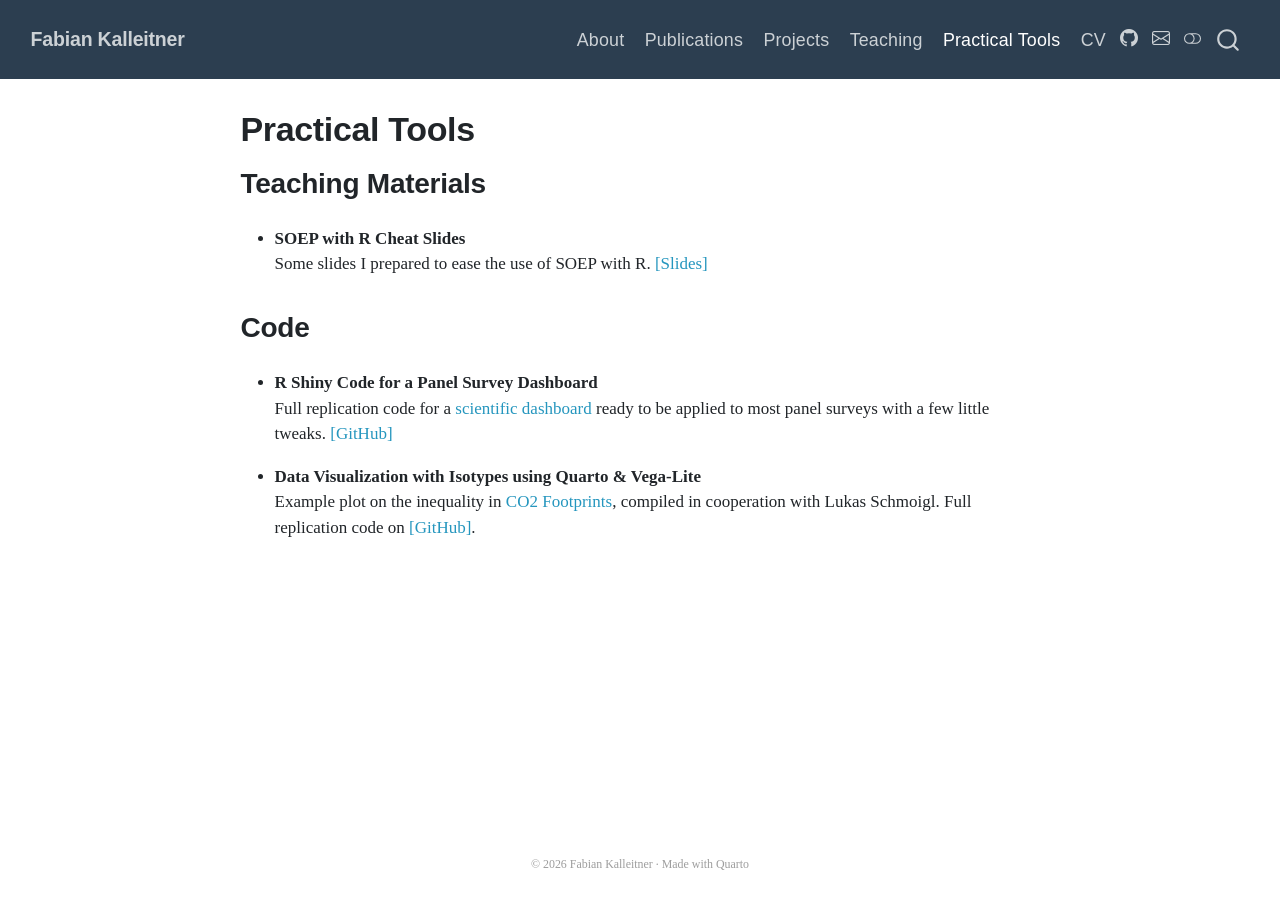
<file: docs/tools.html>
<!DOCTYPE html>
<html xmlns="http://www.w3.org/1999/xhtml" lang="en" xml:lang="en"><head>

<meta charset="utf-8">
<meta name="generator" content="quarto-1.9.37">

<meta name="viewport" content="width=device-width, initial-scale=1.0, user-scalable=yes">


<title>Practical Tools – Fabian Kalleitner</title>
<style>
/* Default styles provided by pandoc.
** See https://pandoc.org/MANUAL.html#variables-for-html for config info.
*/
code{white-space: pre-wrap;}
span.smallcaps{font-variant: small-caps;}
div.columns{display: flex; gap: min(4vw, 1.5em);}
div.column{flex: auto; overflow-x: auto;}
div.hanging-indent{margin-left: 1.5em; text-indent: -1.5em;}
ul.task-list{list-style: none;}
ul.task-list li input[type="checkbox"] {
  width: 0.8em;
  margin: 0 0.8em 0.2em -1em; /* quarto-specific, see https://github.com/quarto-dev/quarto-cli/issues/4556 */ 
  vertical-align: middle;
}
</style>


<script src="site_libs/quarto-nav/quarto-nav.js"></script>
<script src="site_libs/quarto-nav/headroom.min.js"></script>
<script src="site_libs/clipboard/clipboard.min.js"></script>
<script src="site_libs/quarto-search/autocomplete.umd.js"></script>
<script src="site_libs/quarto-search/fuse.min.js"></script>
<script src="site_libs/quarto-search/quarto-search.js"></script>
<meta name="quarto:offset" content="./">
<link href="./assets/icon.png" rel="icon" type="image/png">
<script src="site_libs/quarto-html/quarto.js" type="module"></script>
<script src="site_libs/quarto-html/tabsets/tabsets.js" type="module"></script>
<script src="site_libs/quarto-html/popper.min.js"></script>
<script src="site_libs/quarto-html/tippy.umd.min.js"></script>
<script src="site_libs/quarto-html/anchor.min.js"></script>
<link href="site_libs/quarto-html/tippy.css" rel="stylesheet">
<link href="site_libs/quarto-html/quarto-syntax-highlighting-7f8f88aac4f3542376d5c11b86a4c14d.css" rel="stylesheet" class="quarto-color-scheme" id="quarto-text-highlighting-styles">
<link href="site_libs/quarto-html/quarto-syntax-highlighting-dark-d0ae9245876894da5ac7e18953ecc5cc.css" rel="stylesheet" class="quarto-color-scheme quarto-color-alternate" id="quarto-text-highlighting-styles">
<link href="site_libs/quarto-html/quarto-syntax-highlighting-7f8f88aac4f3542376d5c11b86a4c14d.css" rel="stylesheet" class="quarto-color-scheme-extra" id="quarto-text-highlighting-styles">
<script src="site_libs/bootstrap/bootstrap.min.js"></script>
<link href="site_libs/bootstrap/bootstrap-icons.css" rel="stylesheet">
<link href="site_libs/bootstrap/bootstrap-6b423f165eeea3787de40cb4f8e821c3.min.css" rel="stylesheet" append-hash="true" class="quarto-color-scheme" id="quarto-bootstrap" data-mode="light">
<link href="site_libs/bootstrap/bootstrap-dark-e8964db687007ca8dd88d9d9ce58e3ef.min.css" rel="stylesheet" append-hash="true" class="quarto-color-scheme quarto-color-alternate" id="quarto-bootstrap" data-mode="dark">
<link href="site_libs/bootstrap/bootstrap-6b423f165eeea3787de40cb4f8e821c3.min.css" rel="stylesheet" append-hash="true" class="quarto-color-scheme-extra" id="quarto-bootstrap" data-mode="light">
<script id="quarto-search-options" type="application/json">{
  "location": "navbar",
  "copy-button": false,
  "collapse-after": 3,
  "panel-placement": "end",
  "type": "overlay",
  "limit": 50,
  "keyboard-shortcut": [
    "f",
    "/",
    "s"
  ],
  "show-item-context": false,
  "language": {
    "search-no-results-text": "No results",
    "search-matching-documents-text": "matching documents",
    "search-copy-link-title": "Copy link to search",
    "search-hide-matches-text": "Hide additional matches",
    "search-more-match-text": "more match in this document",
    "search-more-matches-text": "more matches in this document",
    "search-clear-button-title": "Clear",
    "search-text-placeholder": "",
    "search-detached-cancel-button-title": "Cancel",
    "search-submit-button-title": "Submit",
    "search-label": "Search"
  }
}</script>


<link rel="stylesheet" href="styles.css">
</head>

<body class="nav-fixed fullcontent quarto-light"><script id="quarto-html-before-body" type="application/javascript">
    const toggleBodyColorMode = (bsSheetEl) => {
      const mode = bsSheetEl.getAttribute("data-mode");
      const bodyEl = window.document.querySelector("body");
      if (mode === "dark") {
        bodyEl.classList.add("quarto-dark");
        bodyEl.classList.remove("quarto-light");
      } else {
        bodyEl.classList.add("quarto-light");
        bodyEl.classList.remove("quarto-dark");
      }
    }
    const toggleBodyColorPrimary = () => {
      const bsSheetEl = window.document.querySelector("link#quarto-bootstrap:not([rel=disabled-stylesheet])");
      if (bsSheetEl) {
        toggleBodyColorMode(bsSheetEl);
      }
    }
    const setColorSchemeToggle = (alternate) => {
      const toggles = window.document.querySelectorAll('.quarto-color-scheme-toggle');
      for (let i=0; i < toggles.length; i++) {
        const toggle = toggles[i];
        if (toggle) {
          if (alternate) {
            toggle.classList.add("alternate");
          } else {
            toggle.classList.remove("alternate");
          }
        }
      }
    };
    const toggleColorMode = (alternate) => {
      // Switch the stylesheets
      const primaryStylesheets = window.document.querySelectorAll('link.quarto-color-scheme:not(.quarto-color-alternate)');
      const alternateStylesheets = window.document.querySelectorAll('link.quarto-color-scheme.quarto-color-alternate');
      manageTransitions('#quarto-margin-sidebar .nav-link', false);
      if (alternate) {
        // note: dark is layered on light, we don't disable primary!
        enableStylesheet(alternateStylesheets);
        for (const sheetNode of alternateStylesheets) {
          if (sheetNode.id === "quarto-bootstrap") {
            toggleBodyColorMode(sheetNode);
          }
        }
      } else {
        disableStylesheet(alternateStylesheets);
        enableStylesheet(primaryStylesheets)
        toggleBodyColorPrimary();
      }
      manageTransitions('#quarto-margin-sidebar .nav-link', true);
      // Switch the toggles
      setColorSchemeToggle(alternate)
      // Hack to workaround the fact that safari doesn't
      // properly recolor the scrollbar when toggling (#1455)
      if (navigator.userAgent.indexOf('Safari') > 0 && navigator.userAgent.indexOf('Chrome') == -1) {
        manageTransitions("body", false);
        window.scrollTo(0, 1);
        setTimeout(() => {
          window.scrollTo(0, 0);
          manageTransitions("body", true);
        }, 40);
      }
    }
    const disableStylesheet = (stylesheets) => {
      for (let i=0; i < stylesheets.length; i++) {
        const stylesheet = stylesheets[i];
        stylesheet.rel = 'disabled-stylesheet';
      }
    }
    const enableStylesheet = (stylesheets) => {
      for (let i=0; i < stylesheets.length; i++) {
        const stylesheet = stylesheets[i];
        if(stylesheet.rel !== 'stylesheet') { // for Chrome, which will still FOUC without this check
          stylesheet.rel = 'stylesheet';
        }
      }
    }
    const manageTransitions = (selector, allowTransitions) => {
      const els = window.document.querySelectorAll(selector);
      for (let i=0; i < els.length; i++) {
        const el = els[i];
        if (allowTransitions) {
          el.classList.remove('notransition');
        } else {
          el.classList.add('notransition');
        }
      }
    }
    const isFileUrl = () => {
      return window.location.protocol === 'file:';
    }
    const hasAlternateSentinel = () => {
      let styleSentinel = getColorSchemeSentinel();
      if (styleSentinel !== null) {
        return styleSentinel === "alternate";
      } else {
        return false;
      }
    }
    const setStyleSentinel = (alternate) => {
      const value = alternate ? "alternate" : "default";
      if (!isFileUrl()) {
        window.localStorage.setItem("quarto-color-scheme", value);
      } else {
        localAlternateSentinel = value;
      }
    }
    const getColorSchemeSentinel = () => {
      if (!isFileUrl()) {
        const storageValue = window.localStorage.getItem("quarto-color-scheme");
        return storageValue != null ? storageValue : localAlternateSentinel;
      } else {
        return localAlternateSentinel;
      }
    }
    const toggleGiscusIfUsed = (isAlternate, darkModeDefault) => {
      const baseTheme = document.querySelector('#giscus-base-theme')?.value ?? 'light';
      const alternateTheme = document.querySelector('#giscus-alt-theme')?.value ?? 'dark';
      let newTheme = '';
      if(authorPrefersDark) {
        newTheme = isAlternate ? baseTheme : alternateTheme;
      } else {
        newTheme = isAlternate ? alternateTheme : baseTheme;
      }
      const changeGiscusTheme = () => {
        // From: https://github.com/giscus/giscus/issues/336
        const sendMessage = (message) => {
          const iframe = document.querySelector('iframe.giscus-frame');
          if (!iframe) return;
          iframe.contentWindow.postMessage({ giscus: message }, 'https://giscus.app');
        }
        sendMessage({
          setConfig: {
            theme: newTheme
          }
        });
      }
      const isGiscussLoaded = window.document.querySelector('iframe.giscus-frame') !== null;
      if (isGiscussLoaded) {
        changeGiscusTheme();
      }
    };
    const authorPrefersDark = false;
    const darkModeDefault = authorPrefersDark;
      document.querySelector('link#quarto-text-highlighting-styles.quarto-color-scheme-extra').rel = 'disabled-stylesheet';
      document.querySelector('link#quarto-bootstrap.quarto-color-scheme-extra').rel = 'disabled-stylesheet';
    let localAlternateSentinel = darkModeDefault ? 'alternate' : 'default';
    // Dark / light mode switch
    window.quartoToggleColorScheme = () => {
      // Read the current dark / light value
      let toAlternate = !hasAlternateSentinel();
      toggleColorMode(toAlternate);
      setStyleSentinel(toAlternate);
      toggleGiscusIfUsed(toAlternate, darkModeDefault);
      window.dispatchEvent(new Event('resize'));
    };
    // Switch to dark mode if need be
    if (hasAlternateSentinel()) {
      toggleColorMode(true);
    } else {
      toggleColorMode(false);
    }
  </script>

<div id="quarto-search-results"></div>
  <header id="quarto-header" class="headroom fixed-top">
    <nav class="navbar navbar-expand-lg " data-bs-theme="dark">
      <div class="navbar-container container-fluid">
      <div class="navbar-brand-container mx-auto">
    <a class="navbar-brand" href="./index.html">
    <span class="navbar-title">Fabian Kalleitner</span>
    </a>
  </div>
            <div id="quarto-search" class="" title="Search"></div>
          <button class="navbar-toggler" type="button" data-bs-toggle="collapse" data-bs-target="#navbarCollapse" aria-controls="navbarCollapse" role="menu" aria-expanded="false" aria-label="Toggle navigation" onclick="if (window.quartoToggleHeadroom) { window.quartoToggleHeadroom(); }">
  <span class="navbar-toggler-icon"></span>
</button>
          <div class="collapse navbar-collapse" id="navbarCollapse">
            <ul class="navbar-nav navbar-nav-scroll ms-auto">
  <li class="nav-item">
    <a class="nav-link" href="./about.html"> 
<span class="menu-text">About</span></a>
  </li>  
  <li class="nav-item">
    <a class="nav-link" href="./publications.html"> 
<span class="menu-text">Publications</span></a>
  </li>  
  <li class="nav-item">
    <a class="nav-link" href="./projects.html"> 
<span class="menu-text">Projects</span></a>
  </li>  
  <li class="nav-item">
    <a class="nav-link" href="./teaching.html"> 
<span class="menu-text">Teaching</span></a>
  </li>  
  <li class="nav-item">
    <a class="nav-link active" href="./tools.html" aria-current="page"> 
<span class="menu-text">Practical Tools</span></a>
  </li>  
  <li class="nav-item">
    <a class="nav-link" href="https://syncandshare.lrz.de/dl/fi8HMRufYxqLvPfidtaNit/CV_Fabian_Kalleitner_eng.pdf?inline&amp;skipCounter=true"> 
<span class="menu-text">CV</span></a>
  </li>  
</ul>
          </div> <!-- /navcollapse -->
            <div class="quarto-navbar-tools tools-wide">
    <a href="https://github.com/fabiankal" title="" class="quarto-navigation-tool px-1" aria-label=""><i class="bi bi-github"></i></a>
    <a href="mailto:fabian.kalleitner@lmu.de" title="" class="quarto-navigation-tool px-1" aria-label=""><i class="bi bi-envelope"></i></a>
  <a href="" class="quarto-color-scheme-toggle quarto-navigation-tool  px-1" onclick="window.quartoToggleColorScheme(); return false;" title="Toggle dark mode"><i class="bi"></i></a>
</div>
      </div> <!-- /container-fluid -->
    </nav>
</header>
<!-- content -->
<div id="quarto-content" class="quarto-container page-columns page-rows-contents page-layout-article page-navbar">
<!-- sidebar -->
<!-- margin-sidebar -->
    
<!-- main -->
<main class="content" id="quarto-document-content">


<header id="title-block-header" class="quarto-title-block default">
<div class="quarto-title">
<h1 class="title">Practical Tools</h1>
</div>



<div class="quarto-title-meta">

    
  
    
  </div>
  


</header>


<section id="teaching-materials" class="level2">
<h2 class="anchored" data-anchor-id="teaching-materials">Teaching Materials</h2>
<ul>
<li><strong>SOEP with R Cheat Slides</strong><br>
Some slides I prepared to ease the use of SOEP with R. <a href="slides/SOEPinR.html#1">[Slides]</a></li>
</ul>
</section>
<section id="code" class="level2">
<h2 class="anchored" data-anchor-id="code">Code</h2>
<ul>
<li><p><strong>R Shiny Code for a Panel Survey Dashboard</strong><br>
Full replication code for a <a href="https://woco.univie.ac.at/dashboard/">scientific dashboard</a> ready to be applied to most panel surveys with a few little tweaks. <a href="https://github.com/fabiankal/woco">[GitHub]</a></p></li>
<li><p><strong>Data Visualization with Isotypes using Quarto &amp; Vega-Lite</strong><br>
Example plot on the inequality in <a href="https://data-science.wifo.ac.at/emissionen-ungleichheit">CO2 Footprints</a>, compiled in cooperation with Lukas Schmoigl. Full replication code on <a href="https://github.com/fabiankal/woco">[GitHub]</a>.</p></li>
</ul>


</section>

</main> <!-- /main -->
<script id="quarto-html-after-body" type="application/javascript">
  window.document.addEventListener("DOMContentLoaded", function (event) {
    // Ensure there is a toggle, if there isn't float one in the top right
    if (window.document.querySelector('.quarto-color-scheme-toggle') === null) {
      const a = window.document.createElement('a');
      a.classList.add('top-right');
      a.classList.add('quarto-color-scheme-toggle');
      a.href = "";
      a.onclick = function() { try { window.quartoToggleColorScheme(); } catch {} return false; };
      const i = window.document.createElement("i");
      i.classList.add('bi');
      a.appendChild(i);
      window.document.body.appendChild(a);
    }
    setColorSchemeToggle(hasAlternateSentinel())
    const icon = "";
    const anchorJS = new window.AnchorJS();
    anchorJS.options = {
      placement: 'right',
      icon: icon
    };
    anchorJS.add('.anchored');
    const isCodeAnnotation = (el) => {
      for (const clz of el.classList) {
        if (clz.startsWith('code-annotation-')) {                     
          return true;
        }
      }
      return false;
    }
    const onCopySuccess = function(e) {
      // button target
      const button = e.trigger;
      // don't keep focus
      button.blur();
      // flash "checked"
      button.classList.add('code-copy-button-checked');
      var currentTitle = button.getAttribute("title");
      button.setAttribute("title", "Copied!");
      let tooltip;
      if (window.bootstrap) {
        button.setAttribute("data-bs-toggle", "tooltip");
        button.setAttribute("data-bs-placement", "left");
        button.setAttribute("data-bs-title", "Copied!");
        tooltip = new bootstrap.Tooltip(button, 
          { trigger: "manual", 
            customClass: "code-copy-button-tooltip",
            offset: [0, -8]});
        tooltip.show();    
      }
      setTimeout(function() {
        if (tooltip) {
          tooltip.hide();
          button.removeAttribute("data-bs-title");
          button.removeAttribute("data-bs-toggle");
          button.removeAttribute("data-bs-placement");
        }
        button.setAttribute("title", currentTitle);
        button.classList.remove('code-copy-button-checked');
      }, 1000);
      // clear code selection
      e.clearSelection();
    }
    const getTextToCopy = function(trigger) {
      const outerScaffold = trigger.parentElement.cloneNode(true);
      const codeEl = outerScaffold.querySelector('code');
      for (const childEl of codeEl.children) {
        if (isCodeAnnotation(childEl)) {
          childEl.remove();
        }
      }
      return codeEl.innerText;
    }
    const clipboard = new window.ClipboardJS('.code-copy-button:not([data-in-quarto-modal])', {
      text: getTextToCopy
    });
    clipboard.on('success', onCopySuccess);
    if (window.document.getElementById('quarto-embedded-source-code-modal')) {
      const clipboardModal = new window.ClipboardJS('.code-copy-button[data-in-quarto-modal]', {
        text: getTextToCopy,
        container: window.document.getElementById('quarto-embedded-source-code-modal')
      });
      clipboardModal.on('success', onCopySuccess);
    }
      var localhostRegex = new RegExp(/^(?:http|https):\/\/localhost\:?[0-9]*\//);
      var mailtoRegex = new RegExp(/^mailto:/);
        var filterRegex = new RegExp("https:\/\/fabiankal\.github\.io\/personal_website_v2");
      var isInternal = (href) => {
          return filterRegex.test(href) || localhostRegex.test(href) || mailtoRegex.test(href);
      }
      // Inspect non-navigation links and adorn them if external
     var links = window.document.querySelectorAll('a[href]:not(.nav-link):not(.navbar-brand):not(.toc-action):not(.sidebar-link):not(.sidebar-item-toggle):not(.pagination-link):not(.no-external):not([aria-hidden]):not(.dropdown-item):not(.quarto-navigation-tool):not(.about-link)');
      for (var i=0; i<links.length; i++) {
        const link = links[i];
        if (!isInternal(link.href)) {
          // undo the damage that might have been done by quarto-nav.js in the case of
          // links that we want to consider external
          if (link.dataset.originalHref !== undefined) {
            link.href = link.dataset.originalHref;
          }
            // target, if specified
            link.setAttribute("target", "_blank");
            if (link.getAttribute("rel") === null) {
              link.setAttribute("rel", "noopener");
            }
        }
      }
    function tippyHover(el, contentFn, onTriggerFn, onUntriggerFn) {
      const config = {
        allowHTML: true,
        maxWidth: 500,
        delay: 100,
        arrow: false,
        appendTo: function(el) {
            return el.parentElement;
        },
        interactive: true,
        interactiveBorder: 10,
        theme: 'quarto',
        placement: 'bottom-start',
      };
      if (contentFn) {
        config.content = contentFn;
      }
      if (onTriggerFn) {
        config.onTrigger = onTriggerFn;
      }
      if (onUntriggerFn) {
        config.onUntrigger = onUntriggerFn;
      }
      window.tippy(el, config); 
    }
    const noterefs = window.document.querySelectorAll('a[role="doc-noteref"]');
    for (var i=0; i<noterefs.length; i++) {
      const ref = noterefs[i];
      tippyHover(ref, function() {
        // use id or data attribute instead here
        let href = ref.getAttribute('data-footnote-href') || ref.getAttribute('href');
        try { href = new URL(href).hash; } catch {}
        const id = href.replace(/^#\/?/, "");
        const note = window.document.getElementById(id);
        if (note) {
          return note.innerHTML;
        } else {
          return "";
        }
      });
    }
    const xrefs = window.document.querySelectorAll('a.quarto-xref');
    const processXRef = (id, note) => {
      // Strip column container classes
      const stripColumnClz = (el) => {
        el.classList.remove("page-full", "page-columns");
        if (el.children) {
          for (const child of el.children) {
            stripColumnClz(child);
          }
        }
      }
      stripColumnClz(note)
      if (id === null || id.startsWith('sec-')) {
        // Special case sections, only their first couple elements
        const container = document.createElement("div");
        if (note.children && note.children.length > 2) {
          container.appendChild(note.children[0].cloneNode(true));
          for (let i = 1; i < note.children.length; i++) {
            const child = note.children[i];
            if (child.tagName === "P" && child.innerText === "") {
              continue;
            } else {
              container.appendChild(child.cloneNode(true));
              break;
            }
          }
          if (window.Quarto?.typesetMath) {
            window.Quarto.typesetMath(container);
          }
          return container.innerHTML
        } else {
          if (window.Quarto?.typesetMath) {
            window.Quarto.typesetMath(note);
          }
          return note.innerHTML;
        }
      } else {
        // Remove any anchor links if they are present
        const anchorLink = note.querySelector('a.anchorjs-link');
        if (anchorLink) {
          anchorLink.remove();
        }
        if (window.Quarto?.typesetMath) {
          window.Quarto.typesetMath(note);
        }
        if (note.classList.contains("callout")) {
          return note.outerHTML;
        } else {
          return note.innerHTML;
        }
      }
    }
    for (var i=0; i<xrefs.length; i++) {
      const xref = xrefs[i];
      tippyHover(xref, undefined, function(instance) {
        instance.disable();
        let url = xref.getAttribute('href');
        let hash = undefined; 
        if (url.startsWith('#')) {
          hash = url;
        } else {
          try { hash = new URL(url).hash; } catch {}
        }
        if (hash) {
          const id = hash.replace(/^#\/?/, "");
          const note = window.document.getElementById(id);
          if (note !== null) {
            try {
              const html = processXRef(id, note.cloneNode(true));
              instance.setContent(html);
            } finally {
              instance.enable();
              instance.show();
            }
          } else {
            // See if we can fetch this
            fetch(url.split('#')[0])
            .then(res => res.text())
            .then(html => {
              const parser = new DOMParser();
              const htmlDoc = parser.parseFromString(html, "text/html");
              const note = htmlDoc.getElementById(id);
              if (note !== null) {
                const html = processXRef(id, note);
                instance.setContent(html);
              } 
            }).finally(() => {
              instance.enable();
              instance.show();
            });
          }
        } else {
          // See if we can fetch a full url (with no hash to target)
          // This is a special case and we should probably do some content thinning / targeting
          fetch(url)
          .then(res => res.text())
          .then(html => {
            const parser = new DOMParser();
            const htmlDoc = parser.parseFromString(html, "text/html");
            const note = htmlDoc.querySelector('main.content');
            if (note !== null) {
              // This should only happen for chapter cross references
              // (since there is no id in the URL)
              // remove the first header
              if (note.children.length > 0 && note.children[0].tagName === "HEADER") {
                note.children[0].remove();
              }
              const html = processXRef(null, note);
              instance.setContent(html);
            } 
          }).finally(() => {
            instance.enable();
            instance.show();
          });
        }
      }, function(instance) {
      });
    }
        let selectedAnnoteEl;
        const selectorForAnnotation = ( cell, annotation) => {
          let cellAttr = 'data-code-cell="' + cell + '"';
          let lineAttr = 'data-code-annotation="' +  annotation + '"';
          const selector = 'span[' + cellAttr + '][' + lineAttr + ']';
          return selector;
        }
        const selectCodeLines = (annoteEl) => {
          const doc = window.document;
          const targetCell = annoteEl.getAttribute("data-target-cell");
          const targetAnnotation = annoteEl.getAttribute("data-target-annotation");
          const annoteSpan = window.document.querySelector(selectorForAnnotation(targetCell, targetAnnotation));
          const lines = annoteSpan.getAttribute("data-code-lines").split(",");
          const lineIds = lines.map((line) => {
            return targetCell + "-" + line;
          })
          let top = null;
          let height = null;
          let parent = null;
          if (lineIds.length > 0) {
              //compute the position of the single el (top and bottom and make a div)
              const el = window.document.getElementById(lineIds[0]);
              top = el.offsetTop;
              height = el.offsetHeight;
              parent = el.parentElement.parentElement;
            if (lineIds.length > 1) {
              const lastEl = window.document.getElementById(lineIds[lineIds.length - 1]);
              const bottom = lastEl.offsetTop + lastEl.offsetHeight;
              height = bottom - top;
            }
            if (top !== null && height !== null && parent !== null) {
              // cook up a div (if necessary) and position it 
              let div = window.document.getElementById("code-annotation-line-highlight");
              if (div === null) {
                div = window.document.createElement("div");
                div.setAttribute("id", "code-annotation-line-highlight");
                div.style.position = 'absolute';
                parent.appendChild(div);
              }
              div.style.top = top - 2 + "px";
              div.style.height = height + 4 + "px";
              div.style.left = 0;
              let gutterDiv = window.document.getElementById("code-annotation-line-highlight-gutter");
              if (gutterDiv === null) {
                gutterDiv = window.document.createElement("div");
                gutterDiv.setAttribute("id", "code-annotation-line-highlight-gutter");
                gutterDiv.style.position = 'absolute';
                const codeCell = window.document.getElementById(targetCell);
                const gutter = codeCell.querySelector('.code-annotation-gutter');
                gutter.appendChild(gutterDiv);
              }
              gutterDiv.style.top = top - 2 + "px";
              gutterDiv.style.height = height + 4 + "px";
            }
            selectedAnnoteEl = annoteEl;
          }
        };
        const unselectCodeLines = () => {
          const elementsIds = ["code-annotation-line-highlight", "code-annotation-line-highlight-gutter"];
          elementsIds.forEach((elId) => {
            const div = window.document.getElementById(elId);
            if (div) {
              div.remove();
            }
          });
          selectedAnnoteEl = undefined;
        };
          // Handle positioning of the toggle
      window.addEventListener(
        "resize",
        throttle(() => {
          elRect = undefined;
          if (selectedAnnoteEl) {
            selectCodeLines(selectedAnnoteEl);
          }
        }, 10)
      );
      function throttle(fn, ms) {
      let throttle = false;
      let timer;
        return (...args) => {
          if(!throttle) { // first call gets through
              fn.apply(this, args);
              throttle = true;
          } else { // all the others get throttled
              if(timer) clearTimeout(timer); // cancel #2
              timer = setTimeout(() => {
                fn.apply(this, args);
                timer = throttle = false;
              }, ms);
          }
        };
      }
        // Attach click handler to the DT
        const annoteDls = window.document.querySelectorAll('dt[data-target-cell]');
        for (const annoteDlNode of annoteDls) {
          annoteDlNode.addEventListener('click', (event) => {
            const clickedEl = event.target;
            if (clickedEl !== selectedAnnoteEl) {
              unselectCodeLines();
              const activeEl = window.document.querySelector('dt[data-target-cell].code-annotation-active');
              if (activeEl) {
                activeEl.classList.remove('code-annotation-active');
              }
              selectCodeLines(clickedEl);
              clickedEl.classList.add('code-annotation-active');
            } else {
              // Unselect the line
              unselectCodeLines();
              clickedEl.classList.remove('code-annotation-active');
            }
          });
        }
    const findCites = (el) => {
      const parentEl = el.parentElement;
      if (parentEl) {
        const cites = parentEl.dataset.cites;
        if (cites) {
          return {
            el,
            cites: cites.split(' ')
          };
        } else {
          return findCites(el.parentElement)
        }
      } else {
        return undefined;
      }
    };
    var bibliorefs = window.document.querySelectorAll('a[role="doc-biblioref"]');
    for (var i=0; i<bibliorefs.length; i++) {
      const ref = bibliorefs[i];
      const citeInfo = findCites(ref);
      if (citeInfo) {
        tippyHover(citeInfo.el, function() {
          var popup = window.document.createElement('div');
          citeInfo.cites.forEach(function(cite) {
            var citeDiv = window.document.createElement('div');
            citeDiv.classList.add('hanging-indent');
            citeDiv.classList.add('csl-entry');
            var biblioDiv = window.document.getElementById('ref-' + cite);
            if (biblioDiv) {
              citeDiv.innerHTML = biblioDiv.innerHTML;
            }
            popup.appendChild(citeDiv);
          });
          return popup.innerHTML;
        });
      }
    }
  });
  </script>
</div> <!-- /content -->
<footer class="footer">
  <div class="nav-footer">
    <div class="nav-footer-left">
      &nbsp;
    </div>   
    <div class="nav-footer-center">
<p>© 2026 Fabian Kalleitner · Made with <a href="https://quarto.org">Quarto</a></p>
</div>
    <div class="nav-footer-right">
      &nbsp;
    </div>
  </div>
</footer>




</body></html>
</file>
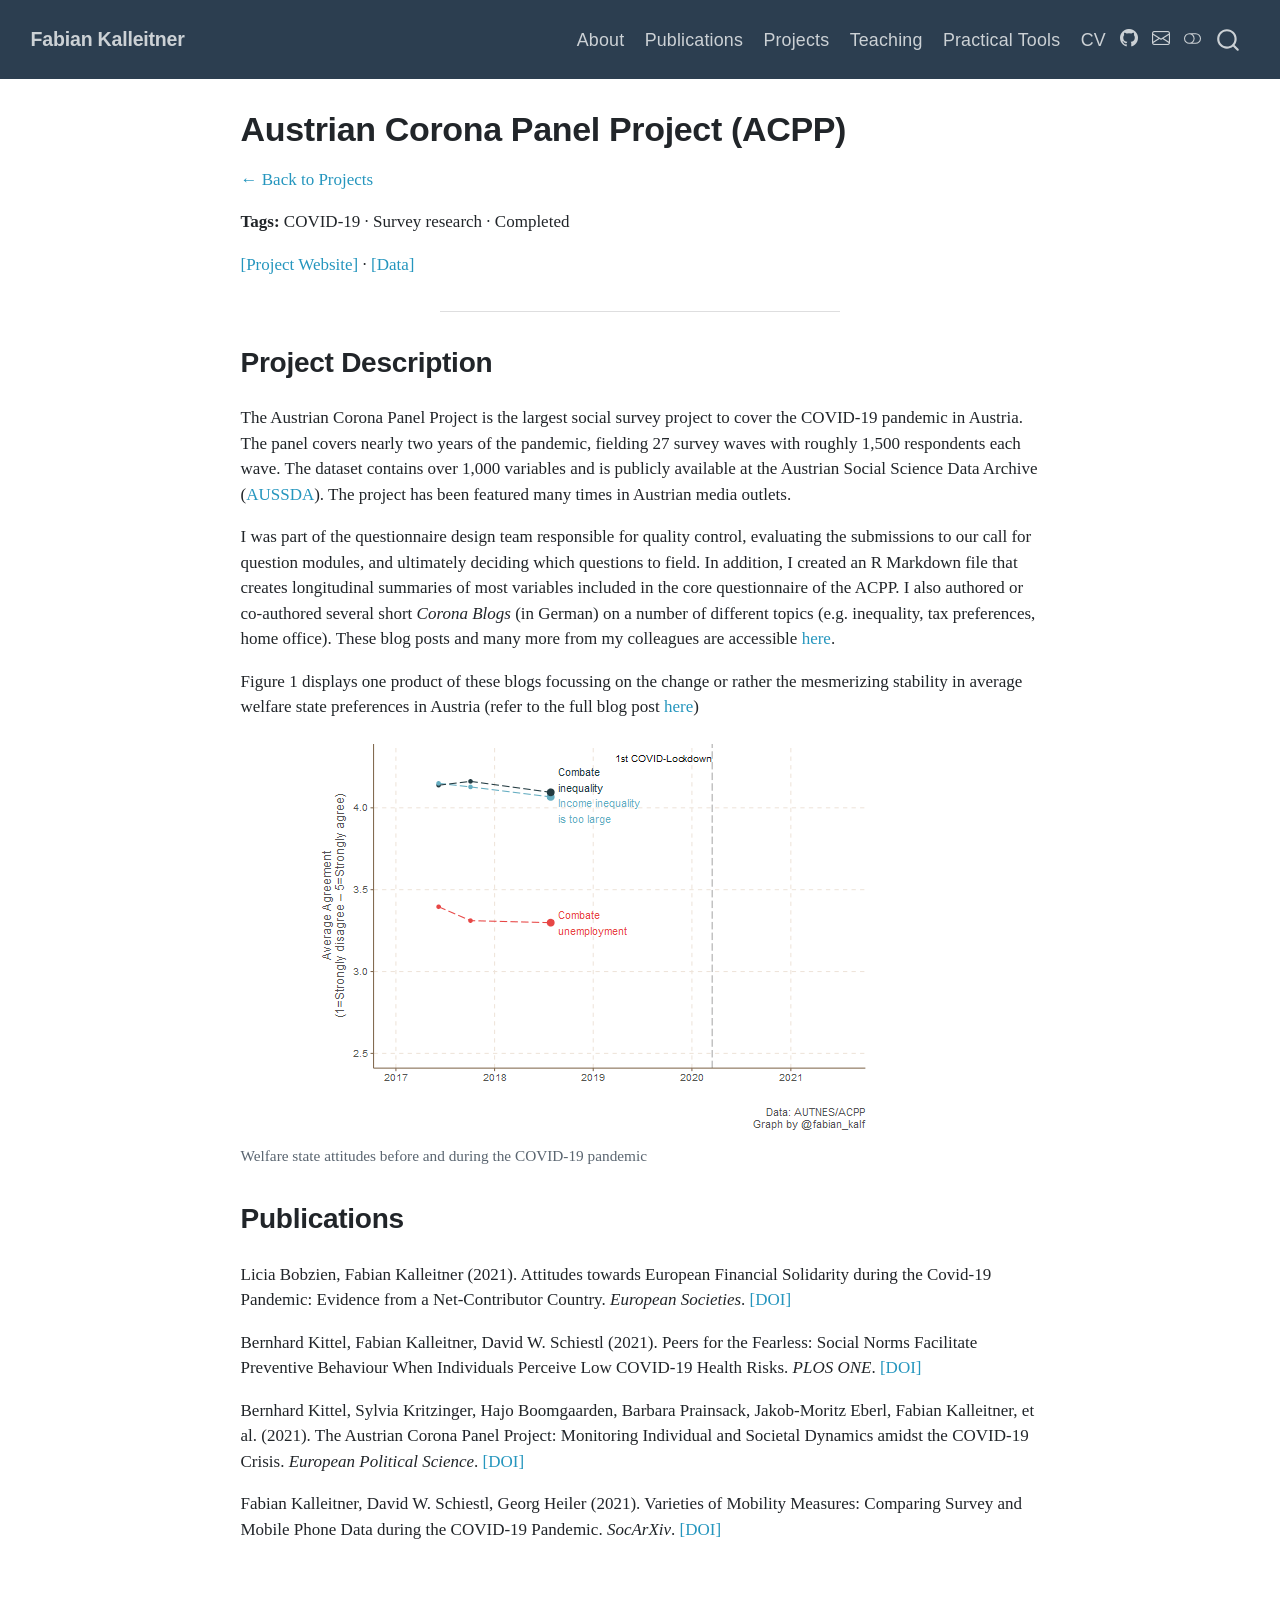
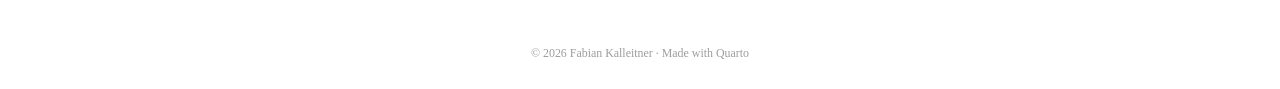
<file: docs/projects/acpp/acpp.html>
<!DOCTYPE html>
<html xmlns="http://www.w3.org/1999/xhtml" lang="en" xml:lang="en"><head>

<meta charset="utf-8">
<meta name="generator" content="quarto-1.9.37">

<meta name="viewport" content="width=device-width, initial-scale=1.0, user-scalable=yes">


<title>Austrian Corona Panel Project (ACPP) – Fabian Kalleitner</title>
<style>
/* Default styles provided by pandoc.
** See https://pandoc.org/MANUAL.html#variables-for-html for config info.
*/
code{white-space: pre-wrap;}
span.smallcaps{font-variant: small-caps;}
div.columns{display: flex; gap: min(4vw, 1.5em);}
div.column{flex: auto; overflow-x: auto;}
div.hanging-indent{margin-left: 1.5em; text-indent: -1.5em;}
ul.task-list{list-style: none;}
ul.task-list li input[type="checkbox"] {
  width: 0.8em;
  margin: 0 0.8em 0.2em -1em; /* quarto-specific, see https://github.com/quarto-dev/quarto-cli/issues/4556 */ 
  vertical-align: middle;
}
</style>


<script src="../../site_libs/quarto-nav/quarto-nav.js"></script>
<script src="../../site_libs/quarto-nav/headroom.min.js"></script>
<script src="../../site_libs/clipboard/clipboard.min.js"></script>
<script src="../../site_libs/quarto-search/autocomplete.umd.js"></script>
<script src="../../site_libs/quarto-search/fuse.min.js"></script>
<script src="../../site_libs/quarto-search/quarto-search.js"></script>
<meta name="quarto:offset" content="../../">
<link href="../../assets/icon.png" rel="icon" type="image/png">
<script src="../../site_libs/quarto-html/quarto.js" type="module"></script>
<script src="../../site_libs/quarto-html/tabsets/tabsets.js" type="module"></script>
<script src="../../site_libs/quarto-html/popper.min.js"></script>
<script src="../../site_libs/quarto-html/tippy.umd.min.js"></script>
<script src="../../site_libs/quarto-html/anchor.min.js"></script>
<link href="../../site_libs/quarto-html/tippy.css" rel="stylesheet">
<link href="../../site_libs/quarto-html/quarto-syntax-highlighting-7f8f88aac4f3542376d5c11b86a4c14d.css" rel="stylesheet" class="quarto-color-scheme" id="quarto-text-highlighting-styles">
<link href="../../site_libs/quarto-html/quarto-syntax-highlighting-dark-d0ae9245876894da5ac7e18953ecc5cc.css" rel="stylesheet" class="quarto-color-scheme quarto-color-alternate" id="quarto-text-highlighting-styles">
<link href="../../site_libs/quarto-html/quarto-syntax-highlighting-7f8f88aac4f3542376d5c11b86a4c14d.css" rel="stylesheet" class="quarto-color-scheme-extra" id="quarto-text-highlighting-styles">
<script src="../../site_libs/bootstrap/bootstrap.min.js"></script>
<link href="../../site_libs/bootstrap/bootstrap-icons.css" rel="stylesheet">
<link href="../../site_libs/bootstrap/bootstrap-6b423f165eeea3787de40cb4f8e821c3.min.css" rel="stylesheet" append-hash="true" class="quarto-color-scheme" id="quarto-bootstrap" data-mode="light">
<link href="../../site_libs/bootstrap/bootstrap-dark-e8964db687007ca8dd88d9d9ce58e3ef.min.css" rel="stylesheet" append-hash="true" class="quarto-color-scheme quarto-color-alternate" id="quarto-bootstrap" data-mode="dark">
<link href="../../site_libs/bootstrap/bootstrap-6b423f165eeea3787de40cb4f8e821c3.min.css" rel="stylesheet" append-hash="true" class="quarto-color-scheme-extra" id="quarto-bootstrap" data-mode="light">
<script id="quarto-search-options" type="application/json">{
  "location": "navbar",
  "copy-button": false,
  "collapse-after": 3,
  "panel-placement": "end",
  "type": "overlay",
  "limit": 50,
  "keyboard-shortcut": [
    "f",
    "/",
    "s"
  ],
  "show-item-context": false,
  "language": {
    "search-no-results-text": "No results",
    "search-matching-documents-text": "matching documents",
    "search-copy-link-title": "Copy link to search",
    "search-hide-matches-text": "Hide additional matches",
    "search-more-match-text": "more match in this document",
    "search-more-matches-text": "more matches in this document",
    "search-clear-button-title": "Clear",
    "search-text-placeholder": "",
    "search-detached-cancel-button-title": "Cancel",
    "search-submit-button-title": "Submit",
    "search-label": "Search"
  }
}</script>


<link rel="stylesheet" href="../../styles.css">
</head>

<body class="nav-fixed fullcontent quarto-light"><script id="quarto-html-before-body" type="application/javascript">
    const toggleBodyColorMode = (bsSheetEl) => {
      const mode = bsSheetEl.getAttribute("data-mode");
      const bodyEl = window.document.querySelector("body");
      if (mode === "dark") {
        bodyEl.classList.add("quarto-dark");
        bodyEl.classList.remove("quarto-light");
      } else {
        bodyEl.classList.add("quarto-light");
        bodyEl.classList.remove("quarto-dark");
      }
    }
    const toggleBodyColorPrimary = () => {
      const bsSheetEl = window.document.querySelector("link#quarto-bootstrap:not([rel=disabled-stylesheet])");
      if (bsSheetEl) {
        toggleBodyColorMode(bsSheetEl);
      }
    }
    const setColorSchemeToggle = (alternate) => {
      const toggles = window.document.querySelectorAll('.quarto-color-scheme-toggle');
      for (let i=0; i < toggles.length; i++) {
        const toggle = toggles[i];
        if (toggle) {
          if (alternate) {
            toggle.classList.add("alternate");
          } else {
            toggle.classList.remove("alternate");
          }
        }
      }
    };
    const toggleColorMode = (alternate) => {
      // Switch the stylesheets
      const primaryStylesheets = window.document.querySelectorAll('link.quarto-color-scheme:not(.quarto-color-alternate)');
      const alternateStylesheets = window.document.querySelectorAll('link.quarto-color-scheme.quarto-color-alternate');
      manageTransitions('#quarto-margin-sidebar .nav-link', false);
      if (alternate) {
        // note: dark is layered on light, we don't disable primary!
        enableStylesheet(alternateStylesheets);
        for (const sheetNode of alternateStylesheets) {
          if (sheetNode.id === "quarto-bootstrap") {
            toggleBodyColorMode(sheetNode);
          }
        }
      } else {
        disableStylesheet(alternateStylesheets);
        enableStylesheet(primaryStylesheets)
        toggleBodyColorPrimary();
      }
      manageTransitions('#quarto-margin-sidebar .nav-link', true);
      // Switch the toggles
      setColorSchemeToggle(alternate)
      // Hack to workaround the fact that safari doesn't
      // properly recolor the scrollbar when toggling (#1455)
      if (navigator.userAgent.indexOf('Safari') > 0 && navigator.userAgent.indexOf('Chrome') == -1) {
        manageTransitions("body", false);
        window.scrollTo(0, 1);
        setTimeout(() => {
          window.scrollTo(0, 0);
          manageTransitions("body", true);
        }, 40);
      }
    }
    const disableStylesheet = (stylesheets) => {
      for (let i=0; i < stylesheets.length; i++) {
        const stylesheet = stylesheets[i];
        stylesheet.rel = 'disabled-stylesheet';
      }
    }
    const enableStylesheet = (stylesheets) => {
      for (let i=0; i < stylesheets.length; i++) {
        const stylesheet = stylesheets[i];
        if(stylesheet.rel !== 'stylesheet') { // for Chrome, which will still FOUC without this check
          stylesheet.rel = 'stylesheet';
        }
      }
    }
    const manageTransitions = (selector, allowTransitions) => {
      const els = window.document.querySelectorAll(selector);
      for (let i=0; i < els.length; i++) {
        const el = els[i];
        if (allowTransitions) {
          el.classList.remove('notransition');
        } else {
          el.classList.add('notransition');
        }
      }
    }
    const isFileUrl = () => {
      return window.location.protocol === 'file:';
    }
    const hasAlternateSentinel = () => {
      let styleSentinel = getColorSchemeSentinel();
      if (styleSentinel !== null) {
        return styleSentinel === "alternate";
      } else {
        return false;
      }
    }
    const setStyleSentinel = (alternate) => {
      const value = alternate ? "alternate" : "default";
      if (!isFileUrl()) {
        window.localStorage.setItem("quarto-color-scheme", value);
      } else {
        localAlternateSentinel = value;
      }
    }
    const getColorSchemeSentinel = () => {
      if (!isFileUrl()) {
        const storageValue = window.localStorage.getItem("quarto-color-scheme");
        return storageValue != null ? storageValue : localAlternateSentinel;
      } else {
        return localAlternateSentinel;
      }
    }
    const toggleGiscusIfUsed = (isAlternate, darkModeDefault) => {
      const baseTheme = document.querySelector('#giscus-base-theme')?.value ?? 'light';
      const alternateTheme = document.querySelector('#giscus-alt-theme')?.value ?? 'dark';
      let newTheme = '';
      if(authorPrefersDark) {
        newTheme = isAlternate ? baseTheme : alternateTheme;
      } else {
        newTheme = isAlternate ? alternateTheme : baseTheme;
      }
      const changeGiscusTheme = () => {
        // From: https://github.com/giscus/giscus/issues/336
        const sendMessage = (message) => {
          const iframe = document.querySelector('iframe.giscus-frame');
          if (!iframe) return;
          iframe.contentWindow.postMessage({ giscus: message }, 'https://giscus.app');
        }
        sendMessage({
          setConfig: {
            theme: newTheme
          }
        });
      }
      const isGiscussLoaded = window.document.querySelector('iframe.giscus-frame') !== null;
      if (isGiscussLoaded) {
        changeGiscusTheme();
      }
    };
    const authorPrefersDark = false;
    const darkModeDefault = authorPrefersDark;
      document.querySelector('link#quarto-text-highlighting-styles.quarto-color-scheme-extra').rel = 'disabled-stylesheet';
      document.querySelector('link#quarto-bootstrap.quarto-color-scheme-extra').rel = 'disabled-stylesheet';
    let localAlternateSentinel = darkModeDefault ? 'alternate' : 'default';
    // Dark / light mode switch
    window.quartoToggleColorScheme = () => {
      // Read the current dark / light value
      let toAlternate = !hasAlternateSentinel();
      toggleColorMode(toAlternate);
      setStyleSentinel(toAlternate);
      toggleGiscusIfUsed(toAlternate, darkModeDefault);
      window.dispatchEvent(new Event('resize'));
    };
    // Switch to dark mode if need be
    if (hasAlternateSentinel()) {
      toggleColorMode(true);
    } else {
      toggleColorMode(false);
    }
  </script>

<div id="quarto-search-results"></div>
  <header id="quarto-header" class="headroom fixed-top">
    <nav class="navbar navbar-expand-lg " data-bs-theme="dark">
      <div class="navbar-container container-fluid">
      <div class="navbar-brand-container mx-auto">
    <a class="navbar-brand" href="../../index.html">
    <span class="navbar-title">Fabian Kalleitner</span>
    </a>
  </div>
            <div id="quarto-search" class="" title="Search"></div>
          <button class="navbar-toggler" type="button" data-bs-toggle="collapse" data-bs-target="#navbarCollapse" aria-controls="navbarCollapse" role="menu" aria-expanded="false" aria-label="Toggle navigation" onclick="if (window.quartoToggleHeadroom) { window.quartoToggleHeadroom(); }">
  <span class="navbar-toggler-icon"></span>
</button>
          <div class="collapse navbar-collapse" id="navbarCollapse">
            <ul class="navbar-nav navbar-nav-scroll ms-auto">
  <li class="nav-item">
    <a class="nav-link" href="../../about.html"> 
<span class="menu-text">About</span></a>
  </li>  
  <li class="nav-item">
    <a class="nav-link" href="../../publications.html"> 
<span class="menu-text">Publications</span></a>
  </li>  
  <li class="nav-item">
    <a class="nav-link" href="../../projects.html"> 
<span class="menu-text">Projects</span></a>
  </li>  
  <li class="nav-item">
    <a class="nav-link" href="../../teaching.html"> 
<span class="menu-text">Teaching</span></a>
  </li>  
  <li class="nav-item">
    <a class="nav-link" href="../../tools.html"> 
<span class="menu-text">Practical Tools</span></a>
  </li>  
  <li class="nav-item">
    <a class="nav-link" href="https://syncandshare.lrz.de/dl/fi8HMRufYxqLvPfidtaNit/CV_Fabian_Kalleitner_eng.pdf?inline&amp;skipCounter=true"> 
<span class="menu-text">CV</span></a>
  </li>  
</ul>
          </div> <!-- /navcollapse -->
            <div class="quarto-navbar-tools tools-wide">
    <a href="https://github.com/fabiankal" title="" class="quarto-navigation-tool px-1" aria-label=""><i class="bi bi-github"></i></a>
    <a href="mailto:fabian.kalleitner@lmu.de" title="" class="quarto-navigation-tool px-1" aria-label=""><i class="bi bi-envelope"></i></a>
  <a href="" class="quarto-color-scheme-toggle quarto-navigation-tool  px-1" onclick="window.quartoToggleColorScheme(); return false;" title="Toggle dark mode"><i class="bi"></i></a>
</div>
      </div> <!-- /container-fluid -->
    </nav>
</header>
<!-- content -->
<div id="quarto-content" class="quarto-container page-columns page-rows-contents page-layout-article page-navbar">
<!-- sidebar -->
<!-- margin-sidebar -->
    
<!-- main -->
<main class="content" id="quarto-document-content">


<header id="title-block-header" class="quarto-title-block default">
<div class="quarto-title">
<h1 class="title">Austrian Corona Panel Project (ACPP)</h1>
</div>



<div class="quarto-title-meta">

    
  
    
  </div>
  


</header>


<p><a href="../../projects.html">← Back to Projects</a></p>
<p><strong>Tags:</strong> COVID-19 · Survey research · Completed</p>
<p><a href="https://viecer.univie.ac.at/coronapanel/">[Project Website]</a> · <a href="https://doi.org/10.11587/28KQNS">[Data]</a></p>
<hr>
<section id="project-description" class="level2">
<h2 class="anchored" data-anchor-id="project-description">Project Description</h2>
<p>The Austrian Corona Panel Project is the largest social survey project to cover the COVID-19 pandemic in Austria. The panel covers nearly two years of the pandemic, fielding 27 survey waves with roughly 1,500 respondents each wave. The dataset contains over 1,000 variables and is publicly available at the Austrian Social Science Data Archive (<a href="https://data.aussda.at/dataset.xhtml?persistentId=doi:10.11587/28KQNS">AUSSDA</a>). The project has been featured many times in Austrian media outlets.</p>
<p>I was part of the questionnaire design team responsible for quality control, evaluating the submissions to our call for question modules, and ultimately deciding which questions to field. In addition, I created an R Markdown file that creates longitudinal summaries of most variables included in the core questionnaire of the ACPP. I also authored or co-authored several short <em>Corona Blogs</em> (in German) on a number of different topics (e.g.&nbsp;inequality, tax preferences, home office). These blog posts and many more from my colleagues are accessible <a href="https://viecer.univie.ac.at/en/projects-and-cooperations/austrian-corona-panel-project/corona-blog/">here</a>.</p>
<p>Figure 1 displays one product of these blogs focussing on the change or rather the mesmerizing stability in average welfare state preferences in Austria (refer to the full blog post <a href="https://viecer.univie.ac.at/corona-blog/corona-blog-beitraege/blog113/">here</a>)</p>
<div class="quarto-figure quarto-figure-center">
<figure class="figure">
<p><img src="welfare_pref.gif" class="img-fluid figure-img"></p>
<figcaption>Welfare state attitudes before and during the COVID-19 pandemic</figcaption>
</figure>
</div>
</section>
<section id="publications" class="level2">
<h2 class="anchored" data-anchor-id="publications">Publications</h2>
<p>Licia Bobzien, Fabian Kalleitner (2021). Attitudes towards European Financial Solidarity during the Covid-19 Pandemic: Evidence from a Net-Contributor Country. <em>European Societies</em>. <a href="https://doi.org/10.1080/14616696.2020.1836669">[DOI]</a></p>
<p>Bernhard Kittel, Fabian Kalleitner, David W. Schiestl (2021). Peers for the Fearless: Social Norms Facilitate Preventive Behaviour When Individuals Perceive Low COVID-19 Health Risks. <em>PLOS ONE</em>. <a href="https://doi.org/10.1371/journal.pone.0260171">[DOI]</a></p>
<p>Bernhard Kittel, Sylvia Kritzinger, Hajo Boomgaarden, Barbara Prainsack, Jakob-Moritz Eberl, Fabian Kalleitner, et al.&nbsp;(2021). The Austrian Corona Panel Project: Monitoring Individual and Societal Dynamics amidst the COVID-19 Crisis. <em>European Political Science</em>. <a href="https://doi.org/10.1057/s41304-020-00294-7">[DOI]</a></p>
<p>Fabian Kalleitner, David W. Schiestl, Georg Heiler (2021). Varieties of Mobility Measures: Comparing Survey and Mobile Phone Data during the COVID-19 Pandemic. <em>SocArXiv</em>. <a href="https://doi.org/10.31235/osf.io/r78fk">[DOI]</a></p>


</section>

</main> <!-- /main -->
<script id="quarto-html-after-body" type="application/javascript">
  window.document.addEventListener("DOMContentLoaded", function (event) {
    // Ensure there is a toggle, if there isn't float one in the top right
    if (window.document.querySelector('.quarto-color-scheme-toggle') === null) {
      const a = window.document.createElement('a');
      a.classList.add('top-right');
      a.classList.add('quarto-color-scheme-toggle');
      a.href = "";
      a.onclick = function() { try { window.quartoToggleColorScheme(); } catch {} return false; };
      const i = window.document.createElement("i");
      i.classList.add('bi');
      a.appendChild(i);
      window.document.body.appendChild(a);
    }
    setColorSchemeToggle(hasAlternateSentinel())
    const icon = "";
    const anchorJS = new window.AnchorJS();
    anchorJS.options = {
      placement: 'right',
      icon: icon
    };
    anchorJS.add('.anchored');
    const isCodeAnnotation = (el) => {
      for (const clz of el.classList) {
        if (clz.startsWith('code-annotation-')) {                     
          return true;
        }
      }
      return false;
    }
    const onCopySuccess = function(e) {
      // button target
      const button = e.trigger;
      // don't keep focus
      button.blur();
      // flash "checked"
      button.classList.add('code-copy-button-checked');
      var currentTitle = button.getAttribute("title");
      button.setAttribute("title", "Copied!");
      let tooltip;
      if (window.bootstrap) {
        button.setAttribute("data-bs-toggle", "tooltip");
        button.setAttribute("data-bs-placement", "left");
        button.setAttribute("data-bs-title", "Copied!");
        tooltip = new bootstrap.Tooltip(button, 
          { trigger: "manual", 
            customClass: "code-copy-button-tooltip",
            offset: [0, -8]});
        tooltip.show();    
      }
      setTimeout(function() {
        if (tooltip) {
          tooltip.hide();
          button.removeAttribute("data-bs-title");
          button.removeAttribute("data-bs-toggle");
          button.removeAttribute("data-bs-placement");
        }
        button.setAttribute("title", currentTitle);
        button.classList.remove('code-copy-button-checked');
      }, 1000);
      // clear code selection
      e.clearSelection();
    }
    const getTextToCopy = function(trigger) {
      const outerScaffold = trigger.parentElement.cloneNode(true);
      const codeEl = outerScaffold.querySelector('code');
      for (const childEl of codeEl.children) {
        if (isCodeAnnotation(childEl)) {
          childEl.remove();
        }
      }
      return codeEl.innerText;
    }
    const clipboard = new window.ClipboardJS('.code-copy-button:not([data-in-quarto-modal])', {
      text: getTextToCopy
    });
    clipboard.on('success', onCopySuccess);
    if (window.document.getElementById('quarto-embedded-source-code-modal')) {
      const clipboardModal = new window.ClipboardJS('.code-copy-button[data-in-quarto-modal]', {
        text: getTextToCopy,
        container: window.document.getElementById('quarto-embedded-source-code-modal')
      });
      clipboardModal.on('success', onCopySuccess);
    }
      var localhostRegex = new RegExp(/^(?:http|https):\/\/localhost\:?[0-9]*\//);
      var mailtoRegex = new RegExp(/^mailto:/);
        var filterRegex = new RegExp("https:\/\/fabiankal\.github\.io\/personal_website_v2");
      var isInternal = (href) => {
          return filterRegex.test(href) || localhostRegex.test(href) || mailtoRegex.test(href);
      }
      // Inspect non-navigation links and adorn them if external
     var links = window.document.querySelectorAll('a[href]:not(.nav-link):not(.navbar-brand):not(.toc-action):not(.sidebar-link):not(.sidebar-item-toggle):not(.pagination-link):not(.no-external):not([aria-hidden]):not(.dropdown-item):not(.quarto-navigation-tool):not(.about-link)');
      for (var i=0; i<links.length; i++) {
        const link = links[i];
        if (!isInternal(link.href)) {
          // undo the damage that might have been done by quarto-nav.js in the case of
          // links that we want to consider external
          if (link.dataset.originalHref !== undefined) {
            link.href = link.dataset.originalHref;
          }
            // target, if specified
            link.setAttribute("target", "_blank");
            if (link.getAttribute("rel") === null) {
              link.setAttribute("rel", "noopener");
            }
        }
      }
    function tippyHover(el, contentFn, onTriggerFn, onUntriggerFn) {
      const config = {
        allowHTML: true,
        maxWidth: 500,
        delay: 100,
        arrow: false,
        appendTo: function(el) {
            return el.parentElement;
        },
        interactive: true,
        interactiveBorder: 10,
        theme: 'quarto',
        placement: 'bottom-start',
      };
      if (contentFn) {
        config.content = contentFn;
      }
      if (onTriggerFn) {
        config.onTrigger = onTriggerFn;
      }
      if (onUntriggerFn) {
        config.onUntrigger = onUntriggerFn;
      }
      window.tippy(el, config); 
    }
    const noterefs = window.document.querySelectorAll('a[role="doc-noteref"]');
    for (var i=0; i<noterefs.length; i++) {
      const ref = noterefs[i];
      tippyHover(ref, function() {
        // use id or data attribute instead here
        let href = ref.getAttribute('data-footnote-href') || ref.getAttribute('href');
        try { href = new URL(href).hash; } catch {}
        const id = href.replace(/^#\/?/, "");
        const note = window.document.getElementById(id);
        if (note) {
          return note.innerHTML;
        } else {
          return "";
        }
      });
    }
    const xrefs = window.document.querySelectorAll('a.quarto-xref');
    const processXRef = (id, note) => {
      // Strip column container classes
      const stripColumnClz = (el) => {
        el.classList.remove("page-full", "page-columns");
        if (el.children) {
          for (const child of el.children) {
            stripColumnClz(child);
          }
        }
      }
      stripColumnClz(note)
      if (id === null || id.startsWith('sec-')) {
        // Special case sections, only their first couple elements
        const container = document.createElement("div");
        if (note.children && note.children.length > 2) {
          container.appendChild(note.children[0].cloneNode(true));
          for (let i = 1; i < note.children.length; i++) {
            const child = note.children[i];
            if (child.tagName === "P" && child.innerText === "") {
              continue;
            } else {
              container.appendChild(child.cloneNode(true));
              break;
            }
          }
          if (window.Quarto?.typesetMath) {
            window.Quarto.typesetMath(container);
          }
          return container.innerHTML
        } else {
          if (window.Quarto?.typesetMath) {
            window.Quarto.typesetMath(note);
          }
          return note.innerHTML;
        }
      } else {
        // Remove any anchor links if they are present
        const anchorLink = note.querySelector('a.anchorjs-link');
        if (anchorLink) {
          anchorLink.remove();
        }
        if (window.Quarto?.typesetMath) {
          window.Quarto.typesetMath(note);
        }
        if (note.classList.contains("callout")) {
          return note.outerHTML;
        } else {
          return note.innerHTML;
        }
      }
    }
    for (var i=0; i<xrefs.length; i++) {
      const xref = xrefs[i];
      tippyHover(xref, undefined, function(instance) {
        instance.disable();
        let url = xref.getAttribute('href');
        let hash = undefined; 
        if (url.startsWith('#')) {
          hash = url;
        } else {
          try { hash = new URL(url).hash; } catch {}
        }
        if (hash) {
          const id = hash.replace(/^#\/?/, "");
          const note = window.document.getElementById(id);
          if (note !== null) {
            try {
              const html = processXRef(id, note.cloneNode(true));
              instance.setContent(html);
            } finally {
              instance.enable();
              instance.show();
            }
          } else {
            // See if we can fetch this
            fetch(url.split('#')[0])
            .then(res => res.text())
            .then(html => {
              const parser = new DOMParser();
              const htmlDoc = parser.parseFromString(html, "text/html");
              const note = htmlDoc.getElementById(id);
              if (note !== null) {
                const html = processXRef(id, note);
                instance.setContent(html);
              } 
            }).finally(() => {
              instance.enable();
              instance.show();
            });
          }
        } else {
          // See if we can fetch a full url (with no hash to target)
          // This is a special case and we should probably do some content thinning / targeting
          fetch(url)
          .then(res => res.text())
          .then(html => {
            const parser = new DOMParser();
            const htmlDoc = parser.parseFromString(html, "text/html");
            const note = htmlDoc.querySelector('main.content');
            if (note !== null) {
              // This should only happen for chapter cross references
              // (since there is no id in the URL)
              // remove the first header
              if (note.children.length > 0 && note.children[0].tagName === "HEADER") {
                note.children[0].remove();
              }
              const html = processXRef(null, note);
              instance.setContent(html);
            } 
          }).finally(() => {
            instance.enable();
            instance.show();
          });
        }
      }, function(instance) {
      });
    }
        let selectedAnnoteEl;
        const selectorForAnnotation = ( cell, annotation) => {
          let cellAttr = 'data-code-cell="' + cell + '"';
          let lineAttr = 'data-code-annotation="' +  annotation + '"';
          const selector = 'span[' + cellAttr + '][' + lineAttr + ']';
          return selector;
        }
        const selectCodeLines = (annoteEl) => {
          const doc = window.document;
          const targetCell = annoteEl.getAttribute("data-target-cell");
          const targetAnnotation = annoteEl.getAttribute("data-target-annotation");
          const annoteSpan = window.document.querySelector(selectorForAnnotation(targetCell, targetAnnotation));
          const lines = annoteSpan.getAttribute("data-code-lines").split(",");
          const lineIds = lines.map((line) => {
            return targetCell + "-" + line;
          })
          let top = null;
          let height = null;
          let parent = null;
          if (lineIds.length > 0) {
              //compute the position of the single el (top and bottom and make a div)
              const el = window.document.getElementById(lineIds[0]);
              top = el.offsetTop;
              height = el.offsetHeight;
              parent = el.parentElement.parentElement;
            if (lineIds.length > 1) {
              const lastEl = window.document.getElementById(lineIds[lineIds.length - 1]);
              const bottom = lastEl.offsetTop + lastEl.offsetHeight;
              height = bottom - top;
            }
            if (top !== null && height !== null && parent !== null) {
              // cook up a div (if necessary) and position it 
              let div = window.document.getElementById("code-annotation-line-highlight");
              if (div === null) {
                div = window.document.createElement("div");
                div.setAttribute("id", "code-annotation-line-highlight");
                div.style.position = 'absolute';
                parent.appendChild(div);
              }
              div.style.top = top - 2 + "px";
              div.style.height = height + 4 + "px";
              div.style.left = 0;
              let gutterDiv = window.document.getElementById("code-annotation-line-highlight-gutter");
              if (gutterDiv === null) {
                gutterDiv = window.document.createElement("div");
                gutterDiv.setAttribute("id", "code-annotation-line-highlight-gutter");
                gutterDiv.style.position = 'absolute';
                const codeCell = window.document.getElementById(targetCell);
                const gutter = codeCell.querySelector('.code-annotation-gutter');
                gutter.appendChild(gutterDiv);
              }
              gutterDiv.style.top = top - 2 + "px";
              gutterDiv.style.height = height + 4 + "px";
            }
            selectedAnnoteEl = annoteEl;
          }
        };
        const unselectCodeLines = () => {
          const elementsIds = ["code-annotation-line-highlight", "code-annotation-line-highlight-gutter"];
          elementsIds.forEach((elId) => {
            const div = window.document.getElementById(elId);
            if (div) {
              div.remove();
            }
          });
          selectedAnnoteEl = undefined;
        };
          // Handle positioning of the toggle
      window.addEventListener(
        "resize",
        throttle(() => {
          elRect = undefined;
          if (selectedAnnoteEl) {
            selectCodeLines(selectedAnnoteEl);
          }
        }, 10)
      );
      function throttle(fn, ms) {
      let throttle = false;
      let timer;
        return (...args) => {
          if(!throttle) { // first call gets through
              fn.apply(this, args);
              throttle = true;
          } else { // all the others get throttled
              if(timer) clearTimeout(timer); // cancel #2
              timer = setTimeout(() => {
                fn.apply(this, args);
                timer = throttle = false;
              }, ms);
          }
        };
      }
        // Attach click handler to the DT
        const annoteDls = window.document.querySelectorAll('dt[data-target-cell]');
        for (const annoteDlNode of annoteDls) {
          annoteDlNode.addEventListener('click', (event) => {
            const clickedEl = event.target;
            if (clickedEl !== selectedAnnoteEl) {
              unselectCodeLines();
              const activeEl = window.document.querySelector('dt[data-target-cell].code-annotation-active');
              if (activeEl) {
                activeEl.classList.remove('code-annotation-active');
              }
              selectCodeLines(clickedEl);
              clickedEl.classList.add('code-annotation-active');
            } else {
              // Unselect the line
              unselectCodeLines();
              clickedEl.classList.remove('code-annotation-active');
            }
          });
        }
    const findCites = (el) => {
      const parentEl = el.parentElement;
      if (parentEl) {
        const cites = parentEl.dataset.cites;
        if (cites) {
          return {
            el,
            cites: cites.split(' ')
          };
        } else {
          return findCites(el.parentElement)
        }
      } else {
        return undefined;
      }
    };
    var bibliorefs = window.document.querySelectorAll('a[role="doc-biblioref"]');
    for (var i=0; i<bibliorefs.length; i++) {
      const ref = bibliorefs[i];
      const citeInfo = findCites(ref);
      if (citeInfo) {
        tippyHover(citeInfo.el, function() {
          var popup = window.document.createElement('div');
          citeInfo.cites.forEach(function(cite) {
            var citeDiv = window.document.createElement('div');
            citeDiv.classList.add('hanging-indent');
            citeDiv.classList.add('csl-entry');
            var biblioDiv = window.document.getElementById('ref-' + cite);
            if (biblioDiv) {
              citeDiv.innerHTML = biblioDiv.innerHTML;
            }
            popup.appendChild(citeDiv);
          });
          return popup.innerHTML;
        });
      }
    }
  });
  </script>
</div> <!-- /content -->
<footer class="footer">
  <div class="nav-footer">
    <div class="nav-footer-left">
      &nbsp;
    </div>   
    <div class="nav-footer-center">
<p>© 2026 Fabian Kalleitner · Made with <a href="https://quarto.org">Quarto</a></p>
</div>
    <div class="nav-footer-right">
      &nbsp;
    </div>
  </div>
</footer>




</body></html>
</file>
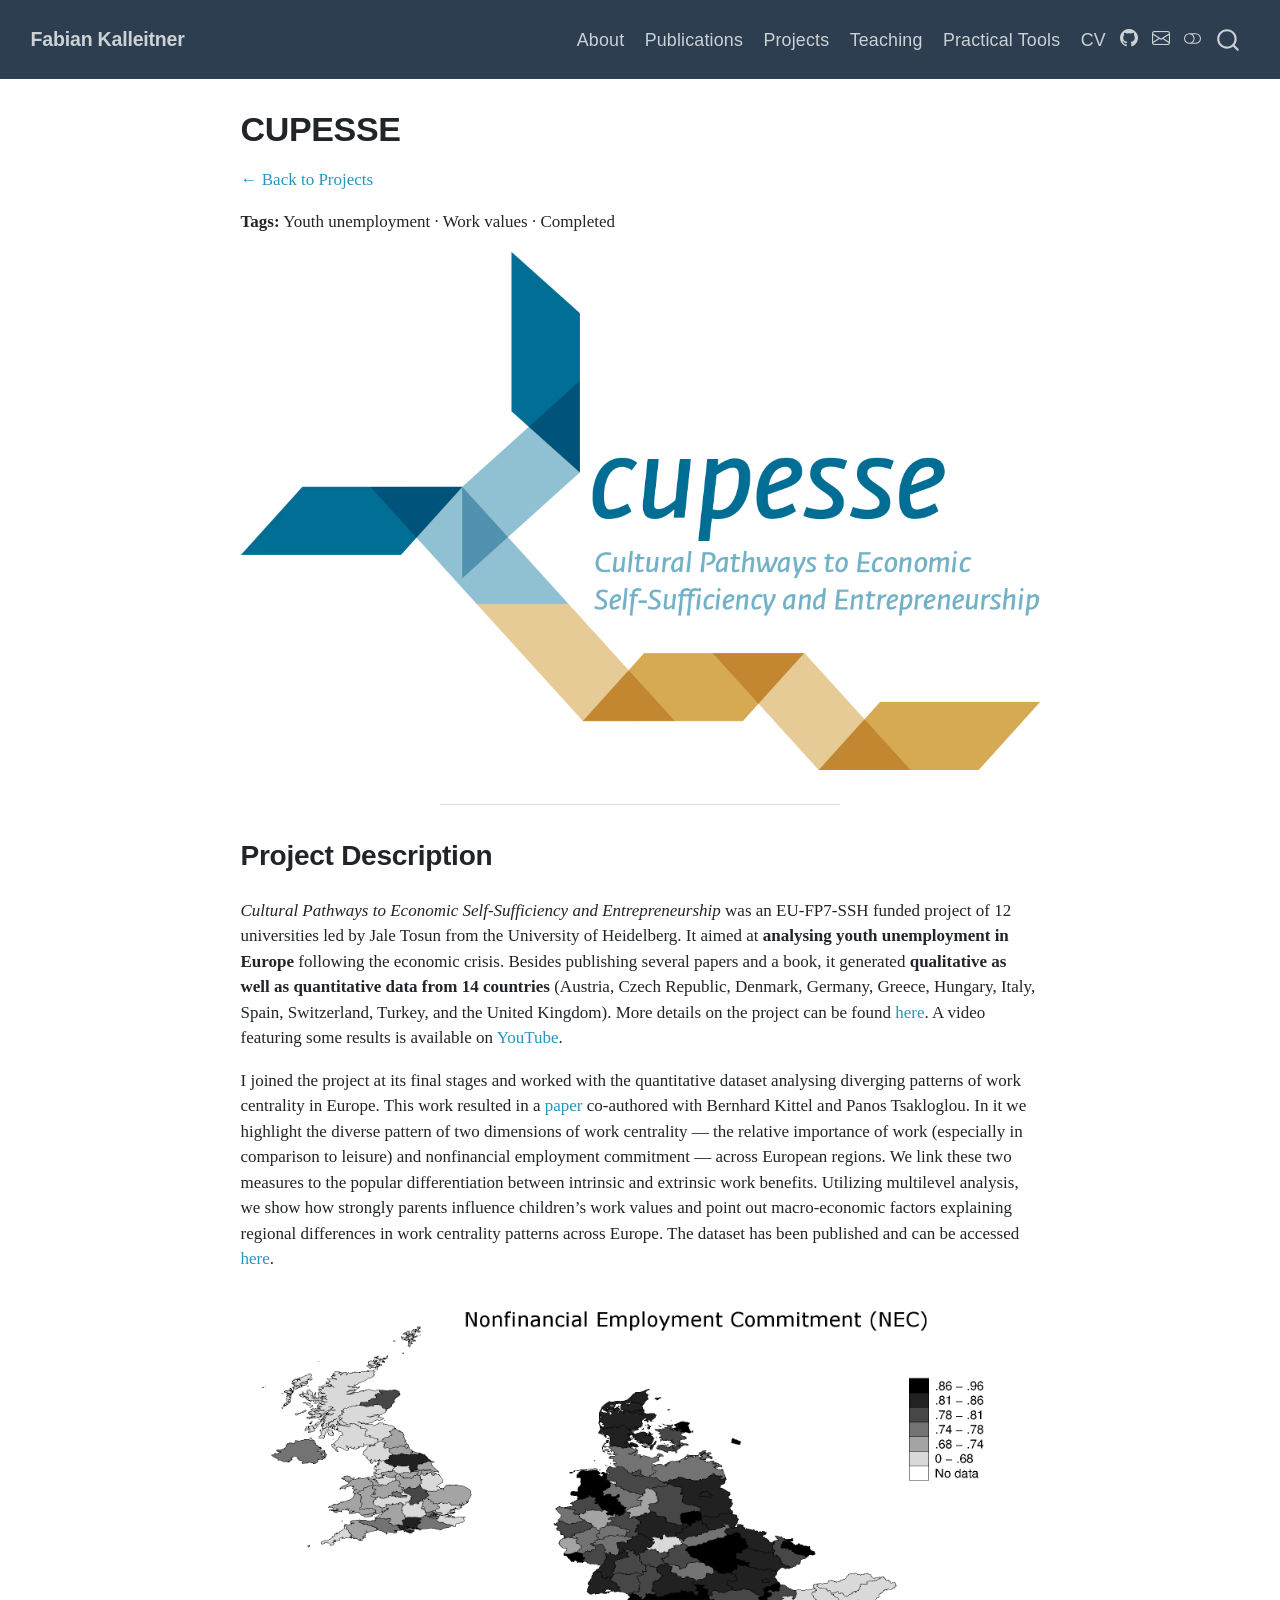
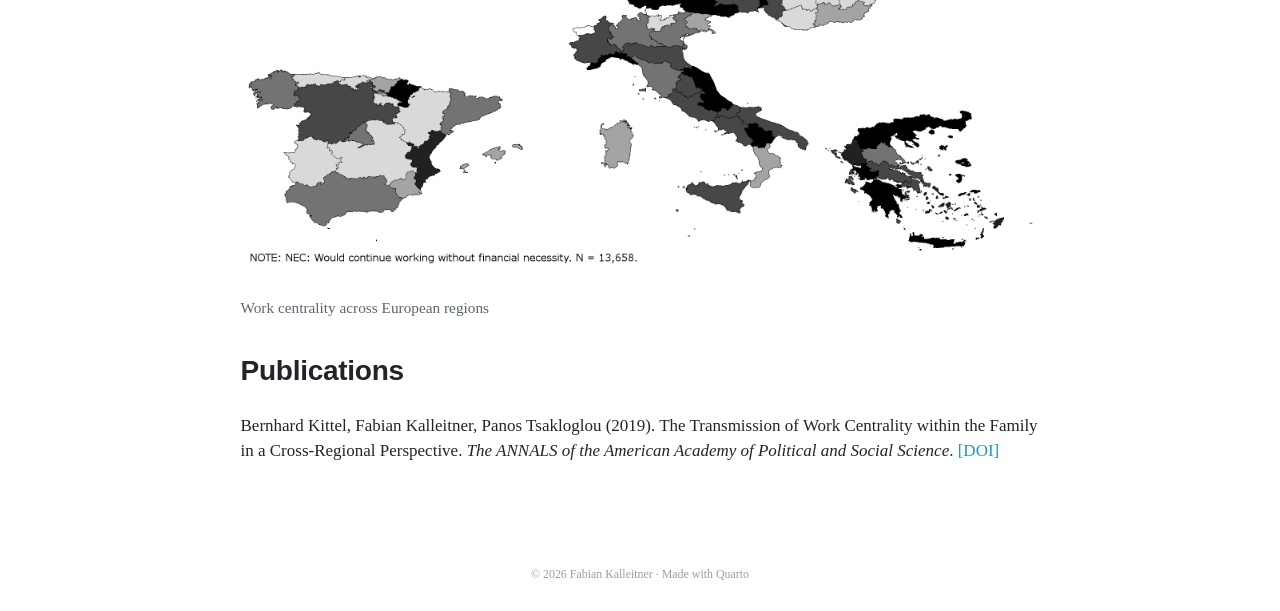
<file: docs/projects/cupesse/cupesse.html>
<!DOCTYPE html>
<html xmlns="http://www.w3.org/1999/xhtml" lang="en" xml:lang="en"><head>

<meta charset="utf-8">
<meta name="generator" content="quarto-1.9.37">

<meta name="viewport" content="width=device-width, initial-scale=1.0, user-scalable=yes">


<title>CUPESSE – Fabian Kalleitner</title>
<style>
/* Default styles provided by pandoc.
** See https://pandoc.org/MANUAL.html#variables-for-html for config info.
*/
code{white-space: pre-wrap;}
span.smallcaps{font-variant: small-caps;}
div.columns{display: flex; gap: min(4vw, 1.5em);}
div.column{flex: auto; overflow-x: auto;}
div.hanging-indent{margin-left: 1.5em; text-indent: -1.5em;}
ul.task-list{list-style: none;}
ul.task-list li input[type="checkbox"] {
  width: 0.8em;
  margin: 0 0.8em 0.2em -1em; /* quarto-specific, see https://github.com/quarto-dev/quarto-cli/issues/4556 */ 
  vertical-align: middle;
}
</style>


<script src="../../site_libs/quarto-nav/quarto-nav.js"></script>
<script src="../../site_libs/quarto-nav/headroom.min.js"></script>
<script src="../../site_libs/clipboard/clipboard.min.js"></script>
<script src="../../site_libs/quarto-search/autocomplete.umd.js"></script>
<script src="../../site_libs/quarto-search/fuse.min.js"></script>
<script src="../../site_libs/quarto-search/quarto-search.js"></script>
<meta name="quarto:offset" content="../../">
<link href="../../assets/icon.png" rel="icon" type="image/png">
<script src="../../site_libs/quarto-html/quarto.js" type="module"></script>
<script src="../../site_libs/quarto-html/tabsets/tabsets.js" type="module"></script>
<script src="../../site_libs/quarto-html/popper.min.js"></script>
<script src="../../site_libs/quarto-html/tippy.umd.min.js"></script>
<script src="../../site_libs/quarto-html/anchor.min.js"></script>
<link href="../../site_libs/quarto-html/tippy.css" rel="stylesheet">
<link href="../../site_libs/quarto-html/quarto-syntax-highlighting-7f8f88aac4f3542376d5c11b86a4c14d.css" rel="stylesheet" class="quarto-color-scheme" id="quarto-text-highlighting-styles">
<link href="../../site_libs/quarto-html/quarto-syntax-highlighting-dark-d0ae9245876894da5ac7e18953ecc5cc.css" rel="stylesheet" class="quarto-color-scheme quarto-color-alternate" id="quarto-text-highlighting-styles">
<link href="../../site_libs/quarto-html/quarto-syntax-highlighting-7f8f88aac4f3542376d5c11b86a4c14d.css" rel="stylesheet" class="quarto-color-scheme-extra" id="quarto-text-highlighting-styles">
<script src="../../site_libs/bootstrap/bootstrap.min.js"></script>
<link href="../../site_libs/bootstrap/bootstrap-icons.css" rel="stylesheet">
<link href="../../site_libs/bootstrap/bootstrap-6b423f165eeea3787de40cb4f8e821c3.min.css" rel="stylesheet" append-hash="true" class="quarto-color-scheme" id="quarto-bootstrap" data-mode="light">
<link href="../../site_libs/bootstrap/bootstrap-dark-e8964db687007ca8dd88d9d9ce58e3ef.min.css" rel="stylesheet" append-hash="true" class="quarto-color-scheme quarto-color-alternate" id="quarto-bootstrap" data-mode="dark">
<link href="../../site_libs/bootstrap/bootstrap-6b423f165eeea3787de40cb4f8e821c3.min.css" rel="stylesheet" append-hash="true" class="quarto-color-scheme-extra" id="quarto-bootstrap" data-mode="light">
<script id="quarto-search-options" type="application/json">{
  "location": "navbar",
  "copy-button": false,
  "collapse-after": 3,
  "panel-placement": "end",
  "type": "overlay",
  "limit": 50,
  "keyboard-shortcut": [
    "f",
    "/",
    "s"
  ],
  "show-item-context": false,
  "language": {
    "search-no-results-text": "No results",
    "search-matching-documents-text": "matching documents",
    "search-copy-link-title": "Copy link to search",
    "search-hide-matches-text": "Hide additional matches",
    "search-more-match-text": "more match in this document",
    "search-more-matches-text": "more matches in this document",
    "search-clear-button-title": "Clear",
    "search-text-placeholder": "",
    "search-detached-cancel-button-title": "Cancel",
    "search-submit-button-title": "Submit",
    "search-label": "Search"
  }
}</script>


<link rel="stylesheet" href="../../styles.css">
</head>

<body class="nav-fixed fullcontent quarto-light"><script id="quarto-html-before-body" type="application/javascript">
    const toggleBodyColorMode = (bsSheetEl) => {
      const mode = bsSheetEl.getAttribute("data-mode");
      const bodyEl = window.document.querySelector("body");
      if (mode === "dark") {
        bodyEl.classList.add("quarto-dark");
        bodyEl.classList.remove("quarto-light");
      } else {
        bodyEl.classList.add("quarto-light");
        bodyEl.classList.remove("quarto-dark");
      }
    }
    const toggleBodyColorPrimary = () => {
      const bsSheetEl = window.document.querySelector("link#quarto-bootstrap:not([rel=disabled-stylesheet])");
      if (bsSheetEl) {
        toggleBodyColorMode(bsSheetEl);
      }
    }
    const setColorSchemeToggle = (alternate) => {
      const toggles = window.document.querySelectorAll('.quarto-color-scheme-toggle');
      for (let i=0; i < toggles.length; i++) {
        const toggle = toggles[i];
        if (toggle) {
          if (alternate) {
            toggle.classList.add("alternate");
          } else {
            toggle.classList.remove("alternate");
          }
        }
      }
    };
    const toggleColorMode = (alternate) => {
      // Switch the stylesheets
      const primaryStylesheets = window.document.querySelectorAll('link.quarto-color-scheme:not(.quarto-color-alternate)');
      const alternateStylesheets = window.document.querySelectorAll('link.quarto-color-scheme.quarto-color-alternate');
      manageTransitions('#quarto-margin-sidebar .nav-link', false);
      if (alternate) {
        // note: dark is layered on light, we don't disable primary!
        enableStylesheet(alternateStylesheets);
        for (const sheetNode of alternateStylesheets) {
          if (sheetNode.id === "quarto-bootstrap") {
            toggleBodyColorMode(sheetNode);
          }
        }
      } else {
        disableStylesheet(alternateStylesheets);
        enableStylesheet(primaryStylesheets)
        toggleBodyColorPrimary();
      }
      manageTransitions('#quarto-margin-sidebar .nav-link', true);
      // Switch the toggles
      setColorSchemeToggle(alternate)
      // Hack to workaround the fact that safari doesn't
      // properly recolor the scrollbar when toggling (#1455)
      if (navigator.userAgent.indexOf('Safari') > 0 && navigator.userAgent.indexOf('Chrome') == -1) {
        manageTransitions("body", false);
        window.scrollTo(0, 1);
        setTimeout(() => {
          window.scrollTo(0, 0);
          manageTransitions("body", true);
        }, 40);
      }
    }
    const disableStylesheet = (stylesheets) => {
      for (let i=0; i < stylesheets.length; i++) {
        const stylesheet = stylesheets[i];
        stylesheet.rel = 'disabled-stylesheet';
      }
    }
    const enableStylesheet = (stylesheets) => {
      for (let i=0; i < stylesheets.length; i++) {
        const stylesheet = stylesheets[i];
        if(stylesheet.rel !== 'stylesheet') { // for Chrome, which will still FOUC without this check
          stylesheet.rel = 'stylesheet';
        }
      }
    }
    const manageTransitions = (selector, allowTransitions) => {
      const els = window.document.querySelectorAll(selector);
      for (let i=0; i < els.length; i++) {
        const el = els[i];
        if (allowTransitions) {
          el.classList.remove('notransition');
        } else {
          el.classList.add('notransition');
        }
      }
    }
    const isFileUrl = () => {
      return window.location.protocol === 'file:';
    }
    const hasAlternateSentinel = () => {
      let styleSentinel = getColorSchemeSentinel();
      if (styleSentinel !== null) {
        return styleSentinel === "alternate";
      } else {
        return false;
      }
    }
    const setStyleSentinel = (alternate) => {
      const value = alternate ? "alternate" : "default";
      if (!isFileUrl()) {
        window.localStorage.setItem("quarto-color-scheme", value);
      } else {
        localAlternateSentinel = value;
      }
    }
    const getColorSchemeSentinel = () => {
      if (!isFileUrl()) {
        const storageValue = window.localStorage.getItem("quarto-color-scheme");
        return storageValue != null ? storageValue : localAlternateSentinel;
      } else {
        return localAlternateSentinel;
      }
    }
    const toggleGiscusIfUsed = (isAlternate, darkModeDefault) => {
      const baseTheme = document.querySelector('#giscus-base-theme')?.value ?? 'light';
      const alternateTheme = document.querySelector('#giscus-alt-theme')?.value ?? 'dark';
      let newTheme = '';
      if(authorPrefersDark) {
        newTheme = isAlternate ? baseTheme : alternateTheme;
      } else {
        newTheme = isAlternate ? alternateTheme : baseTheme;
      }
      const changeGiscusTheme = () => {
        // From: https://github.com/giscus/giscus/issues/336
        const sendMessage = (message) => {
          const iframe = document.querySelector('iframe.giscus-frame');
          if (!iframe) return;
          iframe.contentWindow.postMessage({ giscus: message }, 'https://giscus.app');
        }
        sendMessage({
          setConfig: {
            theme: newTheme
          }
        });
      }
      const isGiscussLoaded = window.document.querySelector('iframe.giscus-frame') !== null;
      if (isGiscussLoaded) {
        changeGiscusTheme();
      }
    };
    const authorPrefersDark = false;
    const darkModeDefault = authorPrefersDark;
      document.querySelector('link#quarto-text-highlighting-styles.quarto-color-scheme-extra').rel = 'disabled-stylesheet';
      document.querySelector('link#quarto-bootstrap.quarto-color-scheme-extra').rel = 'disabled-stylesheet';
    let localAlternateSentinel = darkModeDefault ? 'alternate' : 'default';
    // Dark / light mode switch
    window.quartoToggleColorScheme = () => {
      // Read the current dark / light value
      let toAlternate = !hasAlternateSentinel();
      toggleColorMode(toAlternate);
      setStyleSentinel(toAlternate);
      toggleGiscusIfUsed(toAlternate, darkModeDefault);
      window.dispatchEvent(new Event('resize'));
    };
    // Switch to dark mode if need be
    if (hasAlternateSentinel()) {
      toggleColorMode(true);
    } else {
      toggleColorMode(false);
    }
  </script>

<div id="quarto-search-results"></div>
  <header id="quarto-header" class="headroom fixed-top">
    <nav class="navbar navbar-expand-lg " data-bs-theme="dark">
      <div class="navbar-container container-fluid">
      <div class="navbar-brand-container mx-auto">
    <a class="navbar-brand" href="../../index.html">
    <span class="navbar-title">Fabian Kalleitner</span>
    </a>
  </div>
            <div id="quarto-search" class="" title="Search"></div>
          <button class="navbar-toggler" type="button" data-bs-toggle="collapse" data-bs-target="#navbarCollapse" aria-controls="navbarCollapse" role="menu" aria-expanded="false" aria-label="Toggle navigation" onclick="if (window.quartoToggleHeadroom) { window.quartoToggleHeadroom(); }">
  <span class="navbar-toggler-icon"></span>
</button>
          <div class="collapse navbar-collapse" id="navbarCollapse">
            <ul class="navbar-nav navbar-nav-scroll ms-auto">
  <li class="nav-item">
    <a class="nav-link" href="../../about.html"> 
<span class="menu-text">About</span></a>
  </li>  
  <li class="nav-item">
    <a class="nav-link" href="../../publications.html"> 
<span class="menu-text">Publications</span></a>
  </li>  
  <li class="nav-item">
    <a class="nav-link" href="../../projects.html"> 
<span class="menu-text">Projects</span></a>
  </li>  
  <li class="nav-item">
    <a class="nav-link" href="../../teaching.html"> 
<span class="menu-text">Teaching</span></a>
  </li>  
  <li class="nav-item">
    <a class="nav-link" href="../../tools.html"> 
<span class="menu-text">Practical Tools</span></a>
  </li>  
  <li class="nav-item">
    <a class="nav-link" href="https://syncandshare.lrz.de/dl/fi8HMRufYxqLvPfidtaNit/CV_Fabian_Kalleitner_eng.pdf?inline&amp;skipCounter=true"> 
<span class="menu-text">CV</span></a>
  </li>  
</ul>
          </div> <!-- /navcollapse -->
            <div class="quarto-navbar-tools tools-wide">
    <a href="https://github.com/fabiankal" title="" class="quarto-navigation-tool px-1" aria-label=""><i class="bi bi-github"></i></a>
    <a href="mailto:fabian.kalleitner@lmu.de" title="" class="quarto-navigation-tool px-1" aria-label=""><i class="bi bi-envelope"></i></a>
  <a href="" class="quarto-color-scheme-toggle quarto-navigation-tool  px-1" onclick="window.quartoToggleColorScheme(); return false;" title="Toggle dark mode"><i class="bi"></i></a>
</div>
      </div> <!-- /container-fluid -->
    </nav>
</header>
<!-- content -->
<div id="quarto-content" class="quarto-container page-columns page-rows-contents page-layout-article page-navbar">
<!-- sidebar -->
<!-- margin-sidebar -->
    
<!-- main -->
<main class="content" id="quarto-document-content">


<header id="title-block-header" class="quarto-title-block default">
<div class="quarto-title">
<h1 class="title">CUPESSE</h1>
</div>



<div class="quarto-title-meta">

    
  
    
  </div>
  


</header>


<p><a href="../../projects.html">← Back to Projects</a></p>
<p><strong>Tags:</strong> Youth unemployment · Work values · Completed</p>
<p><img src="featured.jpg" class="img-fluid"></p>
<hr>
<section id="project-description" class="level2">
<h2 class="anchored" data-anchor-id="project-description">Project Description</h2>
<p><em>Cultural Pathways to Economic Self-Sufficiency and Entrepreneurship</em> was an EU-FP7-SSH funded project of 12 universities led by Jale Tosun from the University of Heidelberg. It aimed at <strong>analysing youth unemployment in Europe</strong> following the economic crisis. Besides publishing several papers and a book, it generated <strong>qualitative as well as quantitative data from 14 countries</strong> (Austria, Czech Republic, Denmark, Germany, Greece, Hungary, Italy, Spain, Switzerland, Turkey, and the United Kingdom). More details on the project can be found <a href="https://cordis.europa.eu/project/id/613257">here</a>. A video featuring some results is available on <a href="https://www.youtube.com/watch?v=Y_XNo48m3Mg">YouTube</a>.</p>
<p>I joined the project at its final stages and worked with the quantitative dataset analysing diverging patterns of work centrality in Europe. This work resulted in a <a href="../../publications.html">paper</a> co-authored with Bernhard Kittel and Panos Tsakloglou. In it we highlight the diverse pattern of two dimensions of work centrality — the relative importance of work (especially in comparison to leisure) and nonfinancial employment commitment — across European regions. We link these two measures to the popular differentiation between intrinsic and extrinsic work benefits. Utilizing multilevel analysis, we show how strongly parents influence children’s work values and point out macro-economic factors explaining regional differences in work centrality patterns across Europe. The dataset has been published and can be accessed <a href="https://dbk.gesis.org/dbksearch/SDesc2.asp?DB=E&amp;no=7475">here</a>.</p>
<div class="quarto-figure quarto-figure-center">
<figure class="figure">
<p><img src="figure1_new.gif" class="img-fluid figure-img"></p>
<figcaption>Work centrality across European regions</figcaption>
</figure>
</div>
</section>
<section id="publications" class="level2">
<h2 class="anchored" data-anchor-id="publications">Publications</h2>
<p>Bernhard Kittel, Fabian Kalleitner, Panos Tsakloglou (2019). The Transmission of Work Centrality within the Family in a Cross-Regional Perspective. <em>The ANNALS of the American Academy of Political and Social Science</em>. <a href="https://doi.org/10.1177/0002716219827515">[DOI]</a></p>


</section>

</main> <!-- /main -->
<script id="quarto-html-after-body" type="application/javascript">
  window.document.addEventListener("DOMContentLoaded", function (event) {
    // Ensure there is a toggle, if there isn't float one in the top right
    if (window.document.querySelector('.quarto-color-scheme-toggle') === null) {
      const a = window.document.createElement('a');
      a.classList.add('top-right');
      a.classList.add('quarto-color-scheme-toggle');
      a.href = "";
      a.onclick = function() { try { window.quartoToggleColorScheme(); } catch {} return false; };
      const i = window.document.createElement("i");
      i.classList.add('bi');
      a.appendChild(i);
      window.document.body.appendChild(a);
    }
    setColorSchemeToggle(hasAlternateSentinel())
    const icon = "";
    const anchorJS = new window.AnchorJS();
    anchorJS.options = {
      placement: 'right',
      icon: icon
    };
    anchorJS.add('.anchored');
    const isCodeAnnotation = (el) => {
      for (const clz of el.classList) {
        if (clz.startsWith('code-annotation-')) {                     
          return true;
        }
      }
      return false;
    }
    const onCopySuccess = function(e) {
      // button target
      const button = e.trigger;
      // don't keep focus
      button.blur();
      // flash "checked"
      button.classList.add('code-copy-button-checked');
      var currentTitle = button.getAttribute("title");
      button.setAttribute("title", "Copied!");
      let tooltip;
      if (window.bootstrap) {
        button.setAttribute("data-bs-toggle", "tooltip");
        button.setAttribute("data-bs-placement", "left");
        button.setAttribute("data-bs-title", "Copied!");
        tooltip = new bootstrap.Tooltip(button, 
          { trigger: "manual", 
            customClass: "code-copy-button-tooltip",
            offset: [0, -8]});
        tooltip.show();    
      }
      setTimeout(function() {
        if (tooltip) {
          tooltip.hide();
          button.removeAttribute("data-bs-title");
          button.removeAttribute("data-bs-toggle");
          button.removeAttribute("data-bs-placement");
        }
        button.setAttribute("title", currentTitle);
        button.classList.remove('code-copy-button-checked');
      }, 1000);
      // clear code selection
      e.clearSelection();
    }
    const getTextToCopy = function(trigger) {
      const outerScaffold = trigger.parentElement.cloneNode(true);
      const codeEl = outerScaffold.querySelector('code');
      for (const childEl of codeEl.children) {
        if (isCodeAnnotation(childEl)) {
          childEl.remove();
        }
      }
      return codeEl.innerText;
    }
    const clipboard = new window.ClipboardJS('.code-copy-button:not([data-in-quarto-modal])', {
      text: getTextToCopy
    });
    clipboard.on('success', onCopySuccess);
    if (window.document.getElementById('quarto-embedded-source-code-modal')) {
      const clipboardModal = new window.ClipboardJS('.code-copy-button[data-in-quarto-modal]', {
        text: getTextToCopy,
        container: window.document.getElementById('quarto-embedded-source-code-modal')
      });
      clipboardModal.on('success', onCopySuccess);
    }
      var localhostRegex = new RegExp(/^(?:http|https):\/\/localhost\:?[0-9]*\//);
      var mailtoRegex = new RegExp(/^mailto:/);
        var filterRegex = new RegExp("https:\/\/fabiankal\.github\.io\/personal_website_v2");
      var isInternal = (href) => {
          return filterRegex.test(href) || localhostRegex.test(href) || mailtoRegex.test(href);
      }
      // Inspect non-navigation links and adorn them if external
     var links = window.document.querySelectorAll('a[href]:not(.nav-link):not(.navbar-brand):not(.toc-action):not(.sidebar-link):not(.sidebar-item-toggle):not(.pagination-link):not(.no-external):not([aria-hidden]):not(.dropdown-item):not(.quarto-navigation-tool):not(.about-link)');
      for (var i=0; i<links.length; i++) {
        const link = links[i];
        if (!isInternal(link.href)) {
          // undo the damage that might have been done by quarto-nav.js in the case of
          // links that we want to consider external
          if (link.dataset.originalHref !== undefined) {
            link.href = link.dataset.originalHref;
          }
            // target, if specified
            link.setAttribute("target", "_blank");
            if (link.getAttribute("rel") === null) {
              link.setAttribute("rel", "noopener");
            }
        }
      }
    function tippyHover(el, contentFn, onTriggerFn, onUntriggerFn) {
      const config = {
        allowHTML: true,
        maxWidth: 500,
        delay: 100,
        arrow: false,
        appendTo: function(el) {
            return el.parentElement;
        },
        interactive: true,
        interactiveBorder: 10,
        theme: 'quarto',
        placement: 'bottom-start',
      };
      if (contentFn) {
        config.content = contentFn;
      }
      if (onTriggerFn) {
        config.onTrigger = onTriggerFn;
      }
      if (onUntriggerFn) {
        config.onUntrigger = onUntriggerFn;
      }
      window.tippy(el, config); 
    }
    const noterefs = window.document.querySelectorAll('a[role="doc-noteref"]');
    for (var i=0; i<noterefs.length; i++) {
      const ref = noterefs[i];
      tippyHover(ref, function() {
        // use id or data attribute instead here
        let href = ref.getAttribute('data-footnote-href') || ref.getAttribute('href');
        try { href = new URL(href).hash; } catch {}
        const id = href.replace(/^#\/?/, "");
        const note = window.document.getElementById(id);
        if (note) {
          return note.innerHTML;
        } else {
          return "";
        }
      });
    }
    const xrefs = window.document.querySelectorAll('a.quarto-xref');
    const processXRef = (id, note) => {
      // Strip column container classes
      const stripColumnClz = (el) => {
        el.classList.remove("page-full", "page-columns");
        if (el.children) {
          for (const child of el.children) {
            stripColumnClz(child);
          }
        }
      }
      stripColumnClz(note)
      if (id === null || id.startsWith('sec-')) {
        // Special case sections, only their first couple elements
        const container = document.createElement("div");
        if (note.children && note.children.length > 2) {
          container.appendChild(note.children[0].cloneNode(true));
          for (let i = 1; i < note.children.length; i++) {
            const child = note.children[i];
            if (child.tagName === "P" && child.innerText === "") {
              continue;
            } else {
              container.appendChild(child.cloneNode(true));
              break;
            }
          }
          if (window.Quarto?.typesetMath) {
            window.Quarto.typesetMath(container);
          }
          return container.innerHTML
        } else {
          if (window.Quarto?.typesetMath) {
            window.Quarto.typesetMath(note);
          }
          return note.innerHTML;
        }
      } else {
        // Remove any anchor links if they are present
        const anchorLink = note.querySelector('a.anchorjs-link');
        if (anchorLink) {
          anchorLink.remove();
        }
        if (window.Quarto?.typesetMath) {
          window.Quarto.typesetMath(note);
        }
        if (note.classList.contains("callout")) {
          return note.outerHTML;
        } else {
          return note.innerHTML;
        }
      }
    }
    for (var i=0; i<xrefs.length; i++) {
      const xref = xrefs[i];
      tippyHover(xref, undefined, function(instance) {
        instance.disable();
        let url = xref.getAttribute('href');
        let hash = undefined; 
        if (url.startsWith('#')) {
          hash = url;
        } else {
          try { hash = new URL(url).hash; } catch {}
        }
        if (hash) {
          const id = hash.replace(/^#\/?/, "");
          const note = window.document.getElementById(id);
          if (note !== null) {
            try {
              const html = processXRef(id, note.cloneNode(true));
              instance.setContent(html);
            } finally {
              instance.enable();
              instance.show();
            }
          } else {
            // See if we can fetch this
            fetch(url.split('#')[0])
            .then(res => res.text())
            .then(html => {
              const parser = new DOMParser();
              const htmlDoc = parser.parseFromString(html, "text/html");
              const note = htmlDoc.getElementById(id);
              if (note !== null) {
                const html = processXRef(id, note);
                instance.setContent(html);
              } 
            }).finally(() => {
              instance.enable();
              instance.show();
            });
          }
        } else {
          // See if we can fetch a full url (with no hash to target)
          // This is a special case and we should probably do some content thinning / targeting
          fetch(url)
          .then(res => res.text())
          .then(html => {
            const parser = new DOMParser();
            const htmlDoc = parser.parseFromString(html, "text/html");
            const note = htmlDoc.querySelector('main.content');
            if (note !== null) {
              // This should only happen for chapter cross references
              // (since there is no id in the URL)
              // remove the first header
              if (note.children.length > 0 && note.children[0].tagName === "HEADER") {
                note.children[0].remove();
              }
              const html = processXRef(null, note);
              instance.setContent(html);
            } 
          }).finally(() => {
            instance.enable();
            instance.show();
          });
        }
      }, function(instance) {
      });
    }
        let selectedAnnoteEl;
        const selectorForAnnotation = ( cell, annotation) => {
          let cellAttr = 'data-code-cell="' + cell + '"';
          let lineAttr = 'data-code-annotation="' +  annotation + '"';
          const selector = 'span[' + cellAttr + '][' + lineAttr + ']';
          return selector;
        }
        const selectCodeLines = (annoteEl) => {
          const doc = window.document;
          const targetCell = annoteEl.getAttribute("data-target-cell");
          const targetAnnotation = annoteEl.getAttribute("data-target-annotation");
          const annoteSpan = window.document.querySelector(selectorForAnnotation(targetCell, targetAnnotation));
          const lines = annoteSpan.getAttribute("data-code-lines").split(",");
          const lineIds = lines.map((line) => {
            return targetCell + "-" + line;
          })
          let top = null;
          let height = null;
          let parent = null;
          if (lineIds.length > 0) {
              //compute the position of the single el (top and bottom and make a div)
              const el = window.document.getElementById(lineIds[0]);
              top = el.offsetTop;
              height = el.offsetHeight;
              parent = el.parentElement.parentElement;
            if (lineIds.length > 1) {
              const lastEl = window.document.getElementById(lineIds[lineIds.length - 1]);
              const bottom = lastEl.offsetTop + lastEl.offsetHeight;
              height = bottom - top;
            }
            if (top !== null && height !== null && parent !== null) {
              // cook up a div (if necessary) and position it 
              let div = window.document.getElementById("code-annotation-line-highlight");
              if (div === null) {
                div = window.document.createElement("div");
                div.setAttribute("id", "code-annotation-line-highlight");
                div.style.position = 'absolute';
                parent.appendChild(div);
              }
              div.style.top = top - 2 + "px";
              div.style.height = height + 4 + "px";
              div.style.left = 0;
              let gutterDiv = window.document.getElementById("code-annotation-line-highlight-gutter");
              if (gutterDiv === null) {
                gutterDiv = window.document.createElement("div");
                gutterDiv.setAttribute("id", "code-annotation-line-highlight-gutter");
                gutterDiv.style.position = 'absolute';
                const codeCell = window.document.getElementById(targetCell);
                const gutter = codeCell.querySelector('.code-annotation-gutter');
                gutter.appendChild(gutterDiv);
              }
              gutterDiv.style.top = top - 2 + "px";
              gutterDiv.style.height = height + 4 + "px";
            }
            selectedAnnoteEl = annoteEl;
          }
        };
        const unselectCodeLines = () => {
          const elementsIds = ["code-annotation-line-highlight", "code-annotation-line-highlight-gutter"];
          elementsIds.forEach((elId) => {
            const div = window.document.getElementById(elId);
            if (div) {
              div.remove();
            }
          });
          selectedAnnoteEl = undefined;
        };
          // Handle positioning of the toggle
      window.addEventListener(
        "resize",
        throttle(() => {
          elRect = undefined;
          if (selectedAnnoteEl) {
            selectCodeLines(selectedAnnoteEl);
          }
        }, 10)
      );
      function throttle(fn, ms) {
      let throttle = false;
      let timer;
        return (...args) => {
          if(!throttle) { // first call gets through
              fn.apply(this, args);
              throttle = true;
          } else { // all the others get throttled
              if(timer) clearTimeout(timer); // cancel #2
              timer = setTimeout(() => {
                fn.apply(this, args);
                timer = throttle = false;
              }, ms);
          }
        };
      }
        // Attach click handler to the DT
        const annoteDls = window.document.querySelectorAll('dt[data-target-cell]');
        for (const annoteDlNode of annoteDls) {
          annoteDlNode.addEventListener('click', (event) => {
            const clickedEl = event.target;
            if (clickedEl !== selectedAnnoteEl) {
              unselectCodeLines();
              const activeEl = window.document.querySelector('dt[data-target-cell].code-annotation-active');
              if (activeEl) {
                activeEl.classList.remove('code-annotation-active');
              }
              selectCodeLines(clickedEl);
              clickedEl.classList.add('code-annotation-active');
            } else {
              // Unselect the line
              unselectCodeLines();
              clickedEl.classList.remove('code-annotation-active');
            }
          });
        }
    const findCites = (el) => {
      const parentEl = el.parentElement;
      if (parentEl) {
        const cites = parentEl.dataset.cites;
        if (cites) {
          return {
            el,
            cites: cites.split(' ')
          };
        } else {
          return findCites(el.parentElement)
        }
      } else {
        return undefined;
      }
    };
    var bibliorefs = window.document.querySelectorAll('a[role="doc-biblioref"]');
    for (var i=0; i<bibliorefs.length; i++) {
      const ref = bibliorefs[i];
      const citeInfo = findCites(ref);
      if (citeInfo) {
        tippyHover(citeInfo.el, function() {
          var popup = window.document.createElement('div');
          citeInfo.cites.forEach(function(cite) {
            var citeDiv = window.document.createElement('div');
            citeDiv.classList.add('hanging-indent');
            citeDiv.classList.add('csl-entry');
            var biblioDiv = window.document.getElementById('ref-' + cite);
            if (biblioDiv) {
              citeDiv.innerHTML = biblioDiv.innerHTML;
            }
            popup.appendChild(citeDiv);
          });
          return popup.innerHTML;
        });
      }
    }
  });
  </script>
</div> <!-- /content -->
<footer class="footer">
  <div class="nav-footer">
    <div class="nav-footer-left">
      &nbsp;
    </div>   
    <div class="nav-footer-center">
<p>© 2026 Fabian Kalleitner · Made with <a href="https://quarto.org">Quarto</a></p>
</div>
    <div class="nav-footer-right">
      &nbsp;
    </div>
  </div>
</footer>




</body></html>
</file>
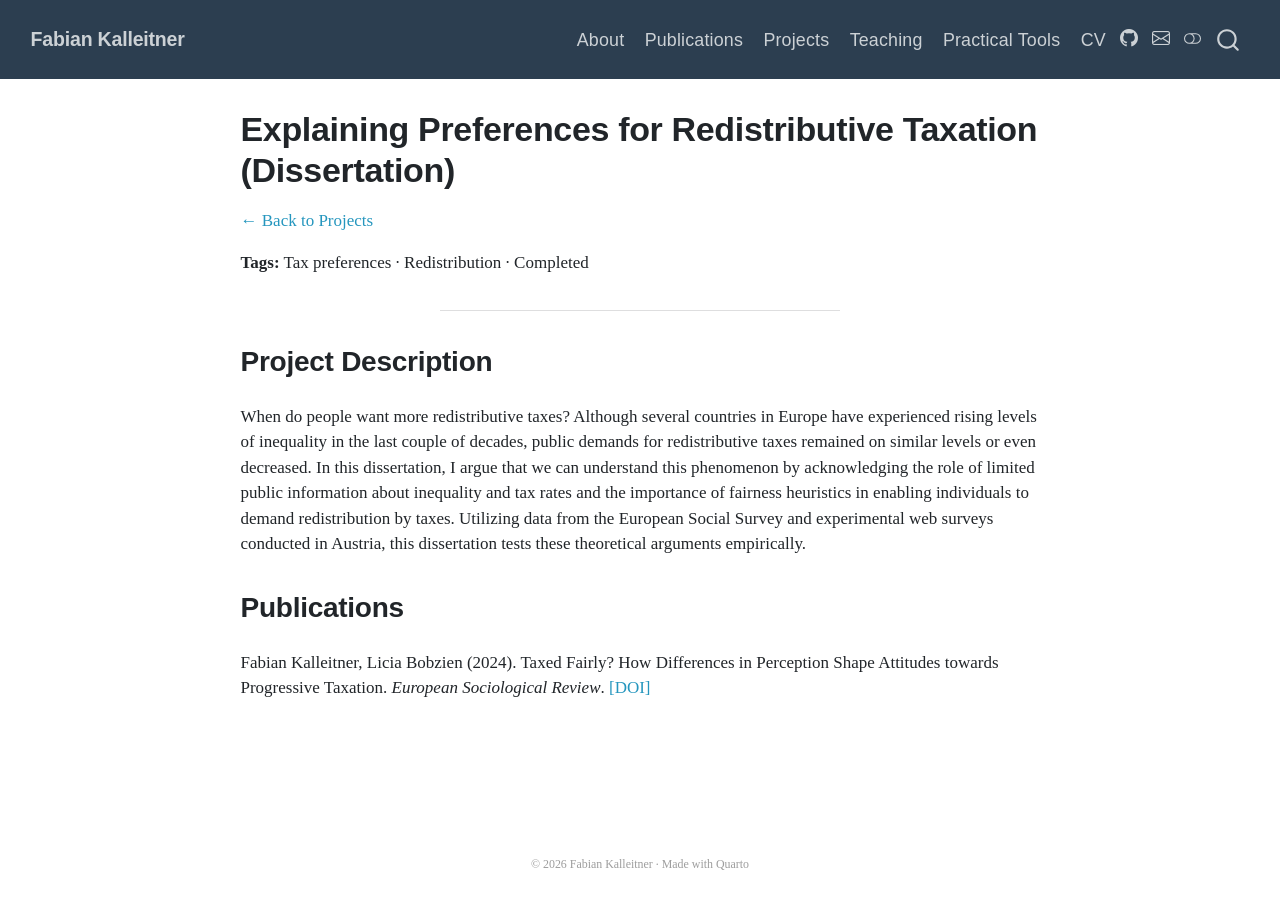
<file: docs/projects/dissertation/dissertation.html>
<!DOCTYPE html>
<html xmlns="http://www.w3.org/1999/xhtml" lang="en" xml:lang="en"><head>

<meta charset="utf-8">
<meta name="generator" content="quarto-1.9.37">

<meta name="viewport" content="width=device-width, initial-scale=1.0, user-scalable=yes">


<title>Explaining Preferences for Redistributive Taxation (Dissertation) – Fabian Kalleitner</title>
<style>
/* Default styles provided by pandoc.
** See https://pandoc.org/MANUAL.html#variables-for-html for config info.
*/
code{white-space: pre-wrap;}
span.smallcaps{font-variant: small-caps;}
div.columns{display: flex; gap: min(4vw, 1.5em);}
div.column{flex: auto; overflow-x: auto;}
div.hanging-indent{margin-left: 1.5em; text-indent: -1.5em;}
ul.task-list{list-style: none;}
ul.task-list li input[type="checkbox"] {
  width: 0.8em;
  margin: 0 0.8em 0.2em -1em; /* quarto-specific, see https://github.com/quarto-dev/quarto-cli/issues/4556 */ 
  vertical-align: middle;
}
</style>


<script src="../../site_libs/quarto-nav/quarto-nav.js"></script>
<script src="../../site_libs/quarto-nav/headroom.min.js"></script>
<script src="../../site_libs/clipboard/clipboard.min.js"></script>
<script src="../../site_libs/quarto-search/autocomplete.umd.js"></script>
<script src="../../site_libs/quarto-search/fuse.min.js"></script>
<script src="../../site_libs/quarto-search/quarto-search.js"></script>
<meta name="quarto:offset" content="../../">
<link href="../../assets/icon.png" rel="icon" type="image/png">
<script src="../../site_libs/quarto-html/quarto.js" type="module"></script>
<script src="../../site_libs/quarto-html/tabsets/tabsets.js" type="module"></script>
<script src="../../site_libs/quarto-html/popper.min.js"></script>
<script src="../../site_libs/quarto-html/tippy.umd.min.js"></script>
<script src="../../site_libs/quarto-html/anchor.min.js"></script>
<link href="../../site_libs/quarto-html/tippy.css" rel="stylesheet">
<link href="../../site_libs/quarto-html/quarto-syntax-highlighting-7f8f88aac4f3542376d5c11b86a4c14d.css" rel="stylesheet" class="quarto-color-scheme" id="quarto-text-highlighting-styles">
<link href="../../site_libs/quarto-html/quarto-syntax-highlighting-dark-d0ae9245876894da5ac7e18953ecc5cc.css" rel="stylesheet" class="quarto-color-scheme quarto-color-alternate" id="quarto-text-highlighting-styles">
<link href="../../site_libs/quarto-html/quarto-syntax-highlighting-7f8f88aac4f3542376d5c11b86a4c14d.css" rel="stylesheet" class="quarto-color-scheme-extra" id="quarto-text-highlighting-styles">
<script src="../../site_libs/bootstrap/bootstrap.min.js"></script>
<link href="../../site_libs/bootstrap/bootstrap-icons.css" rel="stylesheet">
<link href="../../site_libs/bootstrap/bootstrap-6b423f165eeea3787de40cb4f8e821c3.min.css" rel="stylesheet" append-hash="true" class="quarto-color-scheme" id="quarto-bootstrap" data-mode="light">
<link href="../../site_libs/bootstrap/bootstrap-dark-e8964db687007ca8dd88d9d9ce58e3ef.min.css" rel="stylesheet" append-hash="true" class="quarto-color-scheme quarto-color-alternate" id="quarto-bootstrap" data-mode="dark">
<link href="../../site_libs/bootstrap/bootstrap-6b423f165eeea3787de40cb4f8e821c3.min.css" rel="stylesheet" append-hash="true" class="quarto-color-scheme-extra" id="quarto-bootstrap" data-mode="light">
<script id="quarto-search-options" type="application/json">{
  "location": "navbar",
  "copy-button": false,
  "collapse-after": 3,
  "panel-placement": "end",
  "type": "overlay",
  "limit": 50,
  "keyboard-shortcut": [
    "f",
    "/",
    "s"
  ],
  "show-item-context": false,
  "language": {
    "search-no-results-text": "No results",
    "search-matching-documents-text": "matching documents",
    "search-copy-link-title": "Copy link to search",
    "search-hide-matches-text": "Hide additional matches",
    "search-more-match-text": "more match in this document",
    "search-more-matches-text": "more matches in this document",
    "search-clear-button-title": "Clear",
    "search-text-placeholder": "",
    "search-detached-cancel-button-title": "Cancel",
    "search-submit-button-title": "Submit",
    "search-label": "Search"
  }
}</script>


<link rel="stylesheet" href="../../styles.css">
</head>

<body class="nav-fixed fullcontent quarto-light"><script id="quarto-html-before-body" type="application/javascript">
    const toggleBodyColorMode = (bsSheetEl) => {
      const mode = bsSheetEl.getAttribute("data-mode");
      const bodyEl = window.document.querySelector("body");
      if (mode === "dark") {
        bodyEl.classList.add("quarto-dark");
        bodyEl.classList.remove("quarto-light");
      } else {
        bodyEl.classList.add("quarto-light");
        bodyEl.classList.remove("quarto-dark");
      }
    }
    const toggleBodyColorPrimary = () => {
      const bsSheetEl = window.document.querySelector("link#quarto-bootstrap:not([rel=disabled-stylesheet])");
      if (bsSheetEl) {
        toggleBodyColorMode(bsSheetEl);
      }
    }
    const setColorSchemeToggle = (alternate) => {
      const toggles = window.document.querySelectorAll('.quarto-color-scheme-toggle');
      for (let i=0; i < toggles.length; i++) {
        const toggle = toggles[i];
        if (toggle) {
          if (alternate) {
            toggle.classList.add("alternate");
          } else {
            toggle.classList.remove("alternate");
          }
        }
      }
    };
    const toggleColorMode = (alternate) => {
      // Switch the stylesheets
      const primaryStylesheets = window.document.querySelectorAll('link.quarto-color-scheme:not(.quarto-color-alternate)');
      const alternateStylesheets = window.document.querySelectorAll('link.quarto-color-scheme.quarto-color-alternate');
      manageTransitions('#quarto-margin-sidebar .nav-link', false);
      if (alternate) {
        // note: dark is layered on light, we don't disable primary!
        enableStylesheet(alternateStylesheets);
        for (const sheetNode of alternateStylesheets) {
          if (sheetNode.id === "quarto-bootstrap") {
            toggleBodyColorMode(sheetNode);
          }
        }
      } else {
        disableStylesheet(alternateStylesheets);
        enableStylesheet(primaryStylesheets)
        toggleBodyColorPrimary();
      }
      manageTransitions('#quarto-margin-sidebar .nav-link', true);
      // Switch the toggles
      setColorSchemeToggle(alternate)
      // Hack to workaround the fact that safari doesn't
      // properly recolor the scrollbar when toggling (#1455)
      if (navigator.userAgent.indexOf('Safari') > 0 && navigator.userAgent.indexOf('Chrome') == -1) {
        manageTransitions("body", false);
        window.scrollTo(0, 1);
        setTimeout(() => {
          window.scrollTo(0, 0);
          manageTransitions("body", true);
        }, 40);
      }
    }
    const disableStylesheet = (stylesheets) => {
      for (let i=0; i < stylesheets.length; i++) {
        const stylesheet = stylesheets[i];
        stylesheet.rel = 'disabled-stylesheet';
      }
    }
    const enableStylesheet = (stylesheets) => {
      for (let i=0; i < stylesheets.length; i++) {
        const stylesheet = stylesheets[i];
        if(stylesheet.rel !== 'stylesheet') { // for Chrome, which will still FOUC without this check
          stylesheet.rel = 'stylesheet';
        }
      }
    }
    const manageTransitions = (selector, allowTransitions) => {
      const els = window.document.querySelectorAll(selector);
      for (let i=0; i < els.length; i++) {
        const el = els[i];
        if (allowTransitions) {
          el.classList.remove('notransition');
        } else {
          el.classList.add('notransition');
        }
      }
    }
    const isFileUrl = () => {
      return window.location.protocol === 'file:';
    }
    const hasAlternateSentinel = () => {
      let styleSentinel = getColorSchemeSentinel();
      if (styleSentinel !== null) {
        return styleSentinel === "alternate";
      } else {
        return false;
      }
    }
    const setStyleSentinel = (alternate) => {
      const value = alternate ? "alternate" : "default";
      if (!isFileUrl()) {
        window.localStorage.setItem("quarto-color-scheme", value);
      } else {
        localAlternateSentinel = value;
      }
    }
    const getColorSchemeSentinel = () => {
      if (!isFileUrl()) {
        const storageValue = window.localStorage.getItem("quarto-color-scheme");
        return storageValue != null ? storageValue : localAlternateSentinel;
      } else {
        return localAlternateSentinel;
      }
    }
    const toggleGiscusIfUsed = (isAlternate, darkModeDefault) => {
      const baseTheme = document.querySelector('#giscus-base-theme')?.value ?? 'light';
      const alternateTheme = document.querySelector('#giscus-alt-theme')?.value ?? 'dark';
      let newTheme = '';
      if(authorPrefersDark) {
        newTheme = isAlternate ? baseTheme : alternateTheme;
      } else {
        newTheme = isAlternate ? alternateTheme : baseTheme;
      }
      const changeGiscusTheme = () => {
        // From: https://github.com/giscus/giscus/issues/336
        const sendMessage = (message) => {
          const iframe = document.querySelector('iframe.giscus-frame');
          if (!iframe) return;
          iframe.contentWindow.postMessage({ giscus: message }, 'https://giscus.app');
        }
        sendMessage({
          setConfig: {
            theme: newTheme
          }
        });
      }
      const isGiscussLoaded = window.document.querySelector('iframe.giscus-frame') !== null;
      if (isGiscussLoaded) {
        changeGiscusTheme();
      }
    };
    const authorPrefersDark = false;
    const darkModeDefault = authorPrefersDark;
      document.querySelector('link#quarto-text-highlighting-styles.quarto-color-scheme-extra').rel = 'disabled-stylesheet';
      document.querySelector('link#quarto-bootstrap.quarto-color-scheme-extra').rel = 'disabled-stylesheet';
    let localAlternateSentinel = darkModeDefault ? 'alternate' : 'default';
    // Dark / light mode switch
    window.quartoToggleColorScheme = () => {
      // Read the current dark / light value
      let toAlternate = !hasAlternateSentinel();
      toggleColorMode(toAlternate);
      setStyleSentinel(toAlternate);
      toggleGiscusIfUsed(toAlternate, darkModeDefault);
      window.dispatchEvent(new Event('resize'));
    };
    // Switch to dark mode if need be
    if (hasAlternateSentinel()) {
      toggleColorMode(true);
    } else {
      toggleColorMode(false);
    }
  </script>

<div id="quarto-search-results"></div>
  <header id="quarto-header" class="headroom fixed-top">
    <nav class="navbar navbar-expand-lg " data-bs-theme="dark">
      <div class="navbar-container container-fluid">
      <div class="navbar-brand-container mx-auto">
    <a class="navbar-brand" href="../../index.html">
    <span class="navbar-title">Fabian Kalleitner</span>
    </a>
  </div>
            <div id="quarto-search" class="" title="Search"></div>
          <button class="navbar-toggler" type="button" data-bs-toggle="collapse" data-bs-target="#navbarCollapse" aria-controls="navbarCollapse" role="menu" aria-expanded="false" aria-label="Toggle navigation" onclick="if (window.quartoToggleHeadroom) { window.quartoToggleHeadroom(); }">
  <span class="navbar-toggler-icon"></span>
</button>
          <div class="collapse navbar-collapse" id="navbarCollapse">
            <ul class="navbar-nav navbar-nav-scroll ms-auto">
  <li class="nav-item">
    <a class="nav-link" href="../../about.html"> 
<span class="menu-text">About</span></a>
  </li>  
  <li class="nav-item">
    <a class="nav-link" href="../../publications.html"> 
<span class="menu-text">Publications</span></a>
  </li>  
  <li class="nav-item">
    <a class="nav-link" href="../../projects.html"> 
<span class="menu-text">Projects</span></a>
  </li>  
  <li class="nav-item">
    <a class="nav-link" href="../../teaching.html"> 
<span class="menu-text">Teaching</span></a>
  </li>  
  <li class="nav-item">
    <a class="nav-link" href="../../tools.html"> 
<span class="menu-text">Practical Tools</span></a>
  </li>  
  <li class="nav-item">
    <a class="nav-link" href="https://syncandshare.lrz.de/dl/fi8HMRufYxqLvPfidtaNit/CV_Fabian_Kalleitner_eng.pdf?inline&amp;skipCounter=true"> 
<span class="menu-text">CV</span></a>
  </li>  
</ul>
          </div> <!-- /navcollapse -->
            <div class="quarto-navbar-tools tools-wide">
    <a href="https://github.com/fabiankal" title="" class="quarto-navigation-tool px-1" aria-label=""><i class="bi bi-github"></i></a>
    <a href="mailto:fabian.kalleitner@lmu.de" title="" class="quarto-navigation-tool px-1" aria-label=""><i class="bi bi-envelope"></i></a>
  <a href="" class="quarto-color-scheme-toggle quarto-navigation-tool  px-1" onclick="window.quartoToggleColorScheme(); return false;" title="Toggle dark mode"><i class="bi"></i></a>
</div>
      </div> <!-- /container-fluid -->
    </nav>
</header>
<!-- content -->
<div id="quarto-content" class="quarto-container page-columns page-rows-contents page-layout-article page-navbar">
<!-- sidebar -->
<!-- margin-sidebar -->
    
<!-- main -->
<main class="content" id="quarto-document-content">


<header id="title-block-header" class="quarto-title-block default">
<div class="quarto-title">
<h1 class="title">Explaining Preferences for Redistributive Taxation (Dissertation)</h1>
</div>



<div class="quarto-title-meta">

    
  
    
  </div>
  


</header>


<p><a href="../../projects.html">← Back to Projects</a></p>
<p><strong>Tags:</strong> Tax preferences · Redistribution · Completed</p>
<hr>
<section id="project-description" class="level2">
<h2 class="anchored" data-anchor-id="project-description">Project Description</h2>
<p>When do people want more redistributive taxes? Although several countries in Europe have experienced rising levels of inequality in the last couple of decades, public demands for redistributive taxes remained on similar levels or even decreased. In this dissertation, I argue that we can understand this phenomenon by acknowledging the role of limited public information about inequality and tax rates and the importance of fairness heuristics in enabling individuals to demand redistribution by taxes. Utilizing data from the European Social Survey and experimental web surveys conducted in Austria, this dissertation tests these theoretical arguments empirically.</p>
</section>
<section id="publications" class="level2">
<h2 class="anchored" data-anchor-id="publications">Publications</h2>
<p>Fabian Kalleitner, Licia Bobzien (2024). Taxed Fairly? How Differences in Perception Shape Attitudes towards Progressive Taxation. <em>European Sociological Review</em>. <a href="https://doi.org/10.1093/esr/jcad060">[DOI]</a></p>


</section>

</main> <!-- /main -->
<script id="quarto-html-after-body" type="application/javascript">
  window.document.addEventListener("DOMContentLoaded", function (event) {
    // Ensure there is a toggle, if there isn't float one in the top right
    if (window.document.querySelector('.quarto-color-scheme-toggle') === null) {
      const a = window.document.createElement('a');
      a.classList.add('top-right');
      a.classList.add('quarto-color-scheme-toggle');
      a.href = "";
      a.onclick = function() { try { window.quartoToggleColorScheme(); } catch {} return false; };
      const i = window.document.createElement("i");
      i.classList.add('bi');
      a.appendChild(i);
      window.document.body.appendChild(a);
    }
    setColorSchemeToggle(hasAlternateSentinel())
    const icon = "";
    const anchorJS = new window.AnchorJS();
    anchorJS.options = {
      placement: 'right',
      icon: icon
    };
    anchorJS.add('.anchored');
    const isCodeAnnotation = (el) => {
      for (const clz of el.classList) {
        if (clz.startsWith('code-annotation-')) {                     
          return true;
        }
      }
      return false;
    }
    const onCopySuccess = function(e) {
      // button target
      const button = e.trigger;
      // don't keep focus
      button.blur();
      // flash "checked"
      button.classList.add('code-copy-button-checked');
      var currentTitle = button.getAttribute("title");
      button.setAttribute("title", "Copied!");
      let tooltip;
      if (window.bootstrap) {
        button.setAttribute("data-bs-toggle", "tooltip");
        button.setAttribute("data-bs-placement", "left");
        button.setAttribute("data-bs-title", "Copied!");
        tooltip = new bootstrap.Tooltip(button, 
          { trigger: "manual", 
            customClass: "code-copy-button-tooltip",
            offset: [0, -8]});
        tooltip.show();    
      }
      setTimeout(function() {
        if (tooltip) {
          tooltip.hide();
          button.removeAttribute("data-bs-title");
          button.removeAttribute("data-bs-toggle");
          button.removeAttribute("data-bs-placement");
        }
        button.setAttribute("title", currentTitle);
        button.classList.remove('code-copy-button-checked');
      }, 1000);
      // clear code selection
      e.clearSelection();
    }
    const getTextToCopy = function(trigger) {
      const outerScaffold = trigger.parentElement.cloneNode(true);
      const codeEl = outerScaffold.querySelector('code');
      for (const childEl of codeEl.children) {
        if (isCodeAnnotation(childEl)) {
          childEl.remove();
        }
      }
      return codeEl.innerText;
    }
    const clipboard = new window.ClipboardJS('.code-copy-button:not([data-in-quarto-modal])', {
      text: getTextToCopy
    });
    clipboard.on('success', onCopySuccess);
    if (window.document.getElementById('quarto-embedded-source-code-modal')) {
      const clipboardModal = new window.ClipboardJS('.code-copy-button[data-in-quarto-modal]', {
        text: getTextToCopy,
        container: window.document.getElementById('quarto-embedded-source-code-modal')
      });
      clipboardModal.on('success', onCopySuccess);
    }
      var localhostRegex = new RegExp(/^(?:http|https):\/\/localhost\:?[0-9]*\//);
      var mailtoRegex = new RegExp(/^mailto:/);
        var filterRegex = new RegExp("https:\/\/fabiankal\.github\.io\/personal_website_v2");
      var isInternal = (href) => {
          return filterRegex.test(href) || localhostRegex.test(href) || mailtoRegex.test(href);
      }
      // Inspect non-navigation links and adorn them if external
     var links = window.document.querySelectorAll('a[href]:not(.nav-link):not(.navbar-brand):not(.toc-action):not(.sidebar-link):not(.sidebar-item-toggle):not(.pagination-link):not(.no-external):not([aria-hidden]):not(.dropdown-item):not(.quarto-navigation-tool):not(.about-link)');
      for (var i=0; i<links.length; i++) {
        const link = links[i];
        if (!isInternal(link.href)) {
          // undo the damage that might have been done by quarto-nav.js in the case of
          // links that we want to consider external
          if (link.dataset.originalHref !== undefined) {
            link.href = link.dataset.originalHref;
          }
            // target, if specified
            link.setAttribute("target", "_blank");
            if (link.getAttribute("rel") === null) {
              link.setAttribute("rel", "noopener");
            }
        }
      }
    function tippyHover(el, contentFn, onTriggerFn, onUntriggerFn) {
      const config = {
        allowHTML: true,
        maxWidth: 500,
        delay: 100,
        arrow: false,
        appendTo: function(el) {
            return el.parentElement;
        },
        interactive: true,
        interactiveBorder: 10,
        theme: 'quarto',
        placement: 'bottom-start',
      };
      if (contentFn) {
        config.content = contentFn;
      }
      if (onTriggerFn) {
        config.onTrigger = onTriggerFn;
      }
      if (onUntriggerFn) {
        config.onUntrigger = onUntriggerFn;
      }
      window.tippy(el, config); 
    }
    const noterefs = window.document.querySelectorAll('a[role="doc-noteref"]');
    for (var i=0; i<noterefs.length; i++) {
      const ref = noterefs[i];
      tippyHover(ref, function() {
        // use id or data attribute instead here
        let href = ref.getAttribute('data-footnote-href') || ref.getAttribute('href');
        try { href = new URL(href).hash; } catch {}
        const id = href.replace(/^#\/?/, "");
        const note = window.document.getElementById(id);
        if (note) {
          return note.innerHTML;
        } else {
          return "";
        }
      });
    }
    const xrefs = window.document.querySelectorAll('a.quarto-xref');
    const processXRef = (id, note) => {
      // Strip column container classes
      const stripColumnClz = (el) => {
        el.classList.remove("page-full", "page-columns");
        if (el.children) {
          for (const child of el.children) {
            stripColumnClz(child);
          }
        }
      }
      stripColumnClz(note)
      if (id === null || id.startsWith('sec-')) {
        // Special case sections, only their first couple elements
        const container = document.createElement("div");
        if (note.children && note.children.length > 2) {
          container.appendChild(note.children[0].cloneNode(true));
          for (let i = 1; i < note.children.length; i++) {
            const child = note.children[i];
            if (child.tagName === "P" && child.innerText === "") {
              continue;
            } else {
              container.appendChild(child.cloneNode(true));
              break;
            }
          }
          if (window.Quarto?.typesetMath) {
            window.Quarto.typesetMath(container);
          }
          return container.innerHTML
        } else {
          if (window.Quarto?.typesetMath) {
            window.Quarto.typesetMath(note);
          }
          return note.innerHTML;
        }
      } else {
        // Remove any anchor links if they are present
        const anchorLink = note.querySelector('a.anchorjs-link');
        if (anchorLink) {
          anchorLink.remove();
        }
        if (window.Quarto?.typesetMath) {
          window.Quarto.typesetMath(note);
        }
        if (note.classList.contains("callout")) {
          return note.outerHTML;
        } else {
          return note.innerHTML;
        }
      }
    }
    for (var i=0; i<xrefs.length; i++) {
      const xref = xrefs[i];
      tippyHover(xref, undefined, function(instance) {
        instance.disable();
        let url = xref.getAttribute('href');
        let hash = undefined; 
        if (url.startsWith('#')) {
          hash = url;
        } else {
          try { hash = new URL(url).hash; } catch {}
        }
        if (hash) {
          const id = hash.replace(/^#\/?/, "");
          const note = window.document.getElementById(id);
          if (note !== null) {
            try {
              const html = processXRef(id, note.cloneNode(true));
              instance.setContent(html);
            } finally {
              instance.enable();
              instance.show();
            }
          } else {
            // See if we can fetch this
            fetch(url.split('#')[0])
            .then(res => res.text())
            .then(html => {
              const parser = new DOMParser();
              const htmlDoc = parser.parseFromString(html, "text/html");
              const note = htmlDoc.getElementById(id);
              if (note !== null) {
                const html = processXRef(id, note);
                instance.setContent(html);
              } 
            }).finally(() => {
              instance.enable();
              instance.show();
            });
          }
        } else {
          // See if we can fetch a full url (with no hash to target)
          // This is a special case and we should probably do some content thinning / targeting
          fetch(url)
          .then(res => res.text())
          .then(html => {
            const parser = new DOMParser();
            const htmlDoc = parser.parseFromString(html, "text/html");
            const note = htmlDoc.querySelector('main.content');
            if (note !== null) {
              // This should only happen for chapter cross references
              // (since there is no id in the URL)
              // remove the first header
              if (note.children.length > 0 && note.children[0].tagName === "HEADER") {
                note.children[0].remove();
              }
              const html = processXRef(null, note);
              instance.setContent(html);
            } 
          }).finally(() => {
            instance.enable();
            instance.show();
          });
        }
      }, function(instance) {
      });
    }
        let selectedAnnoteEl;
        const selectorForAnnotation = ( cell, annotation) => {
          let cellAttr = 'data-code-cell="' + cell + '"';
          let lineAttr = 'data-code-annotation="' +  annotation + '"';
          const selector = 'span[' + cellAttr + '][' + lineAttr + ']';
          return selector;
        }
        const selectCodeLines = (annoteEl) => {
          const doc = window.document;
          const targetCell = annoteEl.getAttribute("data-target-cell");
          const targetAnnotation = annoteEl.getAttribute("data-target-annotation");
          const annoteSpan = window.document.querySelector(selectorForAnnotation(targetCell, targetAnnotation));
          const lines = annoteSpan.getAttribute("data-code-lines").split(",");
          const lineIds = lines.map((line) => {
            return targetCell + "-" + line;
          })
          let top = null;
          let height = null;
          let parent = null;
          if (lineIds.length > 0) {
              //compute the position of the single el (top and bottom and make a div)
              const el = window.document.getElementById(lineIds[0]);
              top = el.offsetTop;
              height = el.offsetHeight;
              parent = el.parentElement.parentElement;
            if (lineIds.length > 1) {
              const lastEl = window.document.getElementById(lineIds[lineIds.length - 1]);
              const bottom = lastEl.offsetTop + lastEl.offsetHeight;
              height = bottom - top;
            }
            if (top !== null && height !== null && parent !== null) {
              // cook up a div (if necessary) and position it 
              let div = window.document.getElementById("code-annotation-line-highlight");
              if (div === null) {
                div = window.document.createElement("div");
                div.setAttribute("id", "code-annotation-line-highlight");
                div.style.position = 'absolute';
                parent.appendChild(div);
              }
              div.style.top = top - 2 + "px";
              div.style.height = height + 4 + "px";
              div.style.left = 0;
              let gutterDiv = window.document.getElementById("code-annotation-line-highlight-gutter");
              if (gutterDiv === null) {
                gutterDiv = window.document.createElement("div");
                gutterDiv.setAttribute("id", "code-annotation-line-highlight-gutter");
                gutterDiv.style.position = 'absolute';
                const codeCell = window.document.getElementById(targetCell);
                const gutter = codeCell.querySelector('.code-annotation-gutter');
                gutter.appendChild(gutterDiv);
              }
              gutterDiv.style.top = top - 2 + "px";
              gutterDiv.style.height = height + 4 + "px";
            }
            selectedAnnoteEl = annoteEl;
          }
        };
        const unselectCodeLines = () => {
          const elementsIds = ["code-annotation-line-highlight", "code-annotation-line-highlight-gutter"];
          elementsIds.forEach((elId) => {
            const div = window.document.getElementById(elId);
            if (div) {
              div.remove();
            }
          });
          selectedAnnoteEl = undefined;
        };
          // Handle positioning of the toggle
      window.addEventListener(
        "resize",
        throttle(() => {
          elRect = undefined;
          if (selectedAnnoteEl) {
            selectCodeLines(selectedAnnoteEl);
          }
        }, 10)
      );
      function throttle(fn, ms) {
      let throttle = false;
      let timer;
        return (...args) => {
          if(!throttle) { // first call gets through
              fn.apply(this, args);
              throttle = true;
          } else { // all the others get throttled
              if(timer) clearTimeout(timer); // cancel #2
              timer = setTimeout(() => {
                fn.apply(this, args);
                timer = throttle = false;
              }, ms);
          }
        };
      }
        // Attach click handler to the DT
        const annoteDls = window.document.querySelectorAll('dt[data-target-cell]');
        for (const annoteDlNode of annoteDls) {
          annoteDlNode.addEventListener('click', (event) => {
            const clickedEl = event.target;
            if (clickedEl !== selectedAnnoteEl) {
              unselectCodeLines();
              const activeEl = window.document.querySelector('dt[data-target-cell].code-annotation-active');
              if (activeEl) {
                activeEl.classList.remove('code-annotation-active');
              }
              selectCodeLines(clickedEl);
              clickedEl.classList.add('code-annotation-active');
            } else {
              // Unselect the line
              unselectCodeLines();
              clickedEl.classList.remove('code-annotation-active');
            }
          });
        }
    const findCites = (el) => {
      const parentEl = el.parentElement;
      if (parentEl) {
        const cites = parentEl.dataset.cites;
        if (cites) {
          return {
            el,
            cites: cites.split(' ')
          };
        } else {
          return findCites(el.parentElement)
        }
      } else {
        return undefined;
      }
    };
    var bibliorefs = window.document.querySelectorAll('a[role="doc-biblioref"]');
    for (var i=0; i<bibliorefs.length; i++) {
      const ref = bibliorefs[i];
      const citeInfo = findCites(ref);
      if (citeInfo) {
        tippyHover(citeInfo.el, function() {
          var popup = window.document.createElement('div');
          citeInfo.cites.forEach(function(cite) {
            var citeDiv = window.document.createElement('div');
            citeDiv.classList.add('hanging-indent');
            citeDiv.classList.add('csl-entry');
            var biblioDiv = window.document.getElementById('ref-' + cite);
            if (biblioDiv) {
              citeDiv.innerHTML = biblioDiv.innerHTML;
            }
            popup.appendChild(citeDiv);
          });
          return popup.innerHTML;
        });
      }
    }
  });
  </script>
</div> <!-- /content -->
<footer class="footer">
  <div class="nav-footer">
    <div class="nav-footer-left">
      &nbsp;
    </div>   
    <div class="nav-footer-center">
<p>© 2026 Fabian Kalleitner · Made with <a href="https://quarto.org">Quarto</a></p>
</div>
    <div class="nav-footer-right">
      &nbsp;
    </div>
  </div>
</footer>




</body></html>
</file>
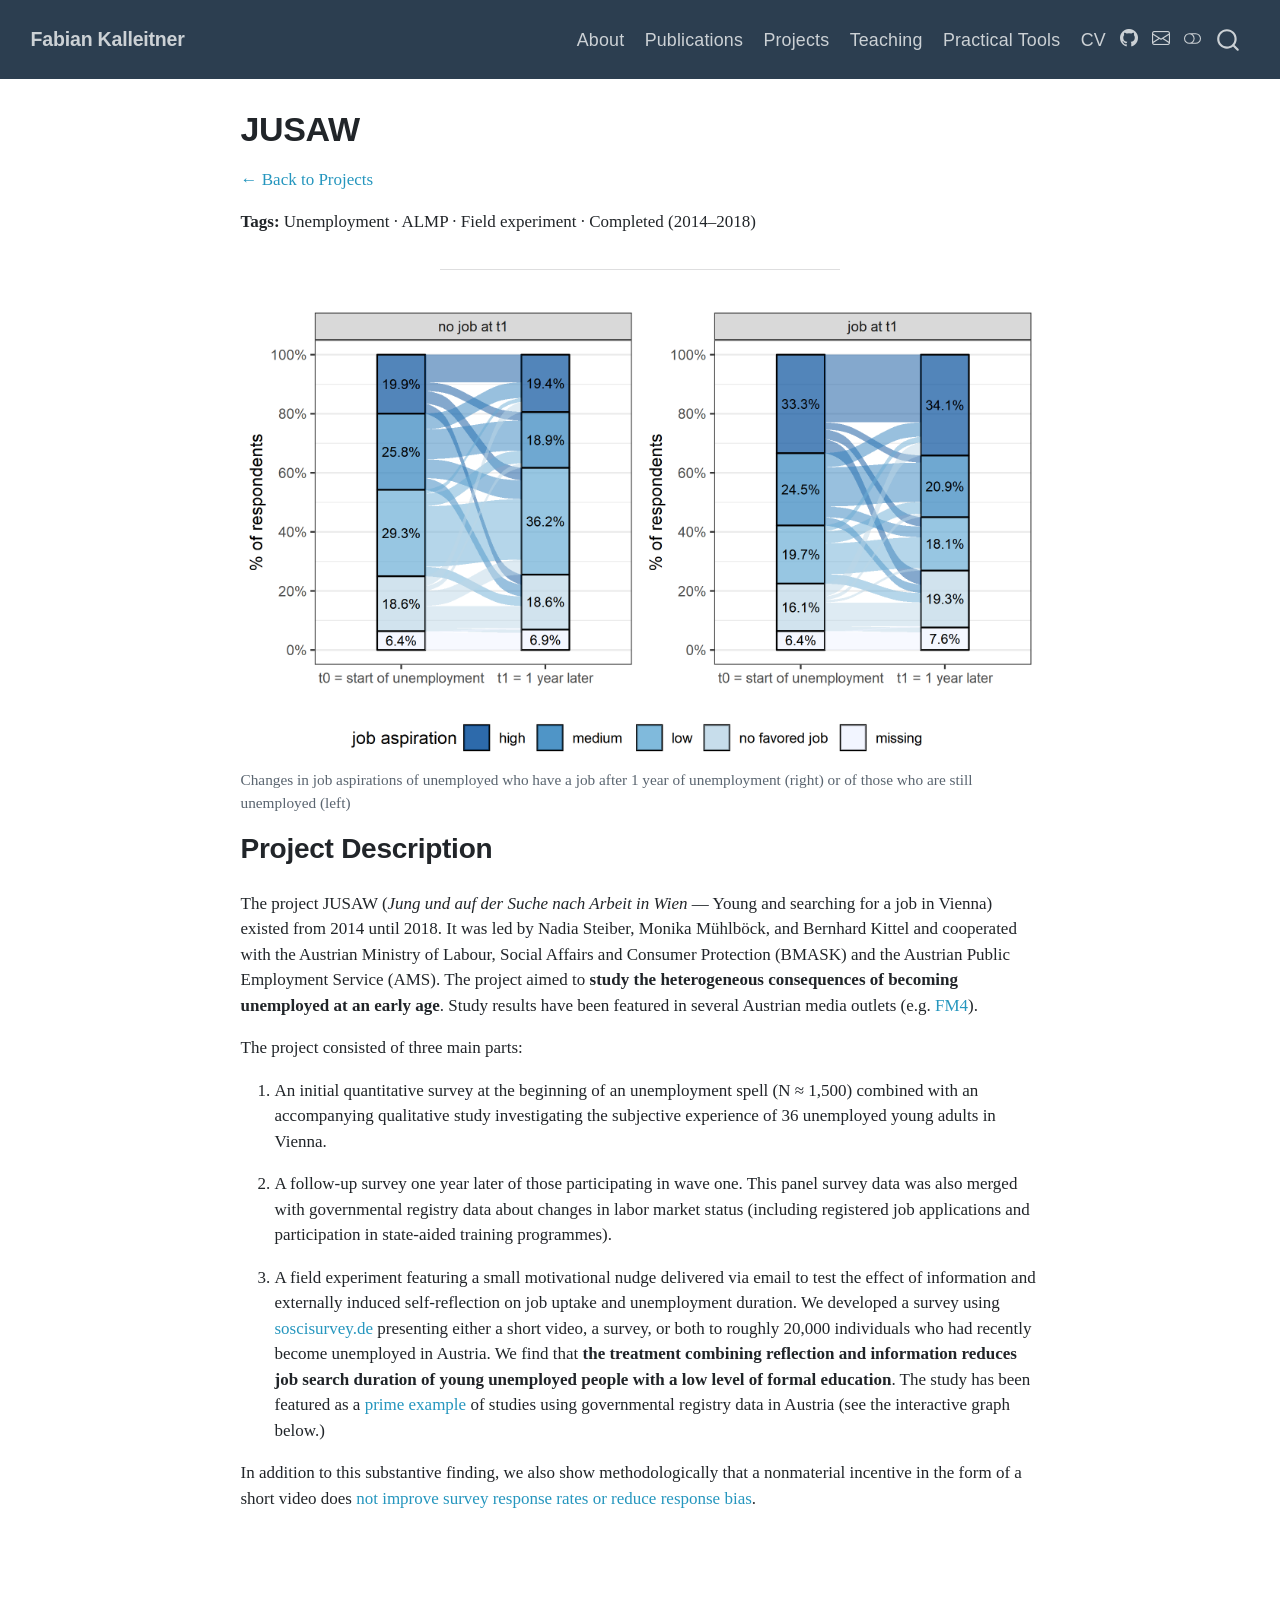
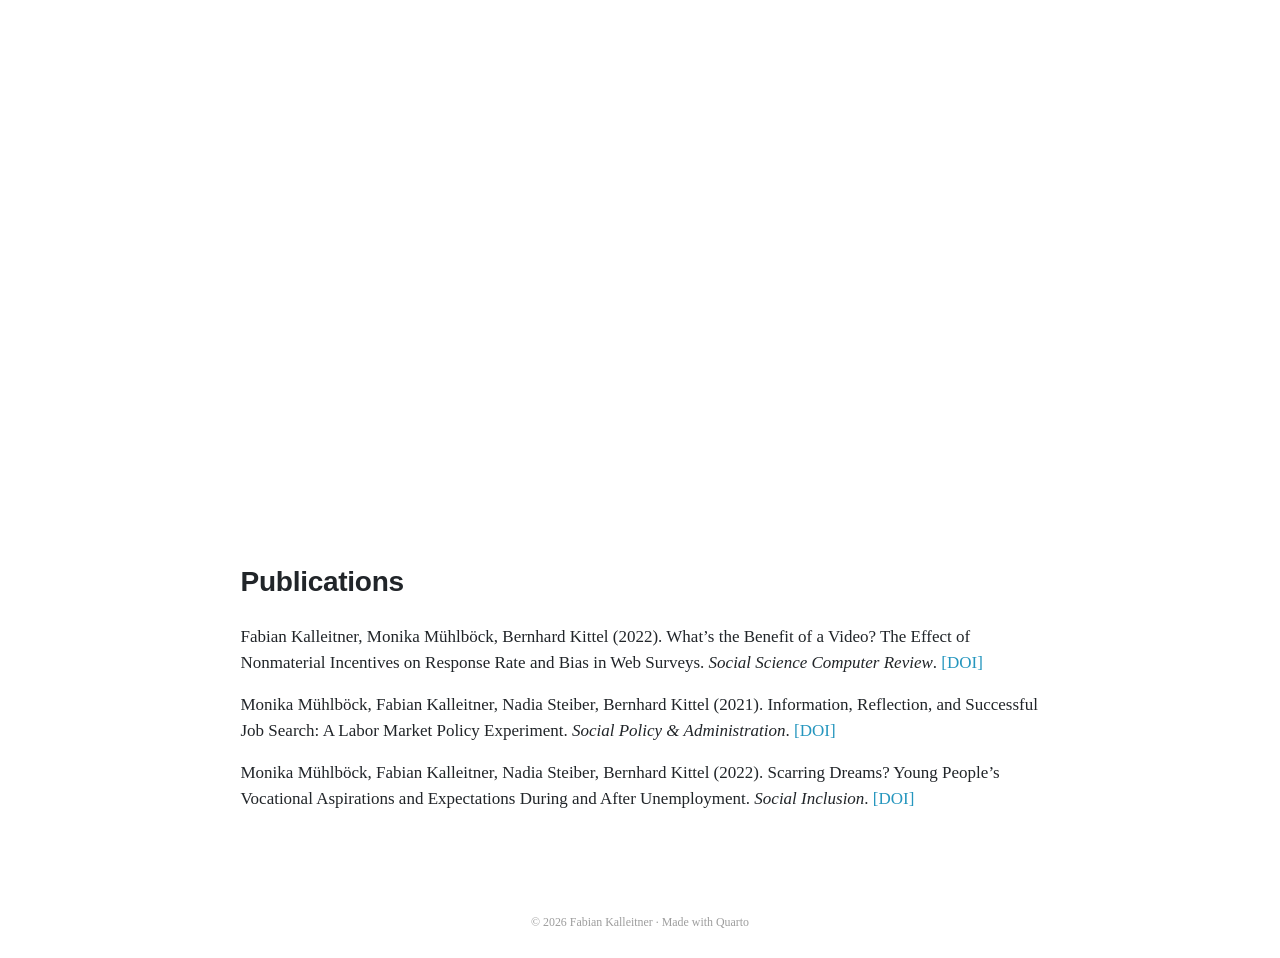
<file: docs/projects/jusaw/jusaw.html>
<!DOCTYPE html>
<html xmlns="http://www.w3.org/1999/xhtml" lang="en" xml:lang="en"><head>

<meta charset="utf-8">
<meta name="generator" content="quarto-1.9.37">

<meta name="viewport" content="width=device-width, initial-scale=1.0, user-scalable=yes">


<title>JUSAW – Fabian Kalleitner</title>
<style>
/* Default styles provided by pandoc.
** See https://pandoc.org/MANUAL.html#variables-for-html for config info.
*/
code{white-space: pre-wrap;}
span.smallcaps{font-variant: small-caps;}
div.columns{display: flex; gap: min(4vw, 1.5em);}
div.column{flex: auto; overflow-x: auto;}
div.hanging-indent{margin-left: 1.5em; text-indent: -1.5em;}
ul.task-list{list-style: none;}
ul.task-list li input[type="checkbox"] {
  width: 0.8em;
  margin: 0 0.8em 0.2em -1em; /* quarto-specific, see https://github.com/quarto-dev/quarto-cli/issues/4556 */ 
  vertical-align: middle;
}
</style>


<script src="../../site_libs/quarto-nav/quarto-nav.js"></script>
<script src="../../site_libs/quarto-nav/headroom.min.js"></script>
<script src="../../site_libs/clipboard/clipboard.min.js"></script>
<script src="../../site_libs/quarto-search/autocomplete.umd.js"></script>
<script src="../../site_libs/quarto-search/fuse.min.js"></script>
<script src="../../site_libs/quarto-search/quarto-search.js"></script>
<meta name="quarto:offset" content="../../">
<link href="../../assets/icon.png" rel="icon" type="image/png">
<script src="../../site_libs/quarto-html/quarto.js" type="module"></script>
<script src="../../site_libs/quarto-html/tabsets/tabsets.js" type="module"></script>
<script src="../../site_libs/quarto-html/popper.min.js"></script>
<script src="../../site_libs/quarto-html/tippy.umd.min.js"></script>
<script src="../../site_libs/quarto-html/anchor.min.js"></script>
<link href="../../site_libs/quarto-html/tippy.css" rel="stylesheet">
<link href="../../site_libs/quarto-html/quarto-syntax-highlighting-7f8f88aac4f3542376d5c11b86a4c14d.css" rel="stylesheet" class="quarto-color-scheme" id="quarto-text-highlighting-styles">
<link href="../../site_libs/quarto-html/quarto-syntax-highlighting-dark-d0ae9245876894da5ac7e18953ecc5cc.css" rel="stylesheet" class="quarto-color-scheme quarto-color-alternate" id="quarto-text-highlighting-styles">
<link href="../../site_libs/quarto-html/quarto-syntax-highlighting-7f8f88aac4f3542376d5c11b86a4c14d.css" rel="stylesheet" class="quarto-color-scheme-extra" id="quarto-text-highlighting-styles">
<script src="../../site_libs/bootstrap/bootstrap.min.js"></script>
<link href="../../site_libs/bootstrap/bootstrap-icons.css" rel="stylesheet">
<link href="../../site_libs/bootstrap/bootstrap-6b423f165eeea3787de40cb4f8e821c3.min.css" rel="stylesheet" append-hash="true" class="quarto-color-scheme" id="quarto-bootstrap" data-mode="light">
<link href="../../site_libs/bootstrap/bootstrap-dark-e8964db687007ca8dd88d9d9ce58e3ef.min.css" rel="stylesheet" append-hash="true" class="quarto-color-scheme quarto-color-alternate" id="quarto-bootstrap" data-mode="dark">
<link href="../../site_libs/bootstrap/bootstrap-6b423f165eeea3787de40cb4f8e821c3.min.css" rel="stylesheet" append-hash="true" class="quarto-color-scheme-extra" id="quarto-bootstrap" data-mode="light">
<script id="quarto-search-options" type="application/json">{
  "location": "navbar",
  "copy-button": false,
  "collapse-after": 3,
  "panel-placement": "end",
  "type": "overlay",
  "limit": 50,
  "keyboard-shortcut": [
    "f",
    "/",
    "s"
  ],
  "show-item-context": false,
  "language": {
    "search-no-results-text": "No results",
    "search-matching-documents-text": "matching documents",
    "search-copy-link-title": "Copy link to search",
    "search-hide-matches-text": "Hide additional matches",
    "search-more-match-text": "more match in this document",
    "search-more-matches-text": "more matches in this document",
    "search-clear-button-title": "Clear",
    "search-text-placeholder": "",
    "search-detached-cancel-button-title": "Cancel",
    "search-submit-button-title": "Submit",
    "search-label": "Search"
  }
}</script>


<link rel="stylesheet" href="../../styles.css">
</head>

<body class="nav-fixed fullcontent quarto-light"><script id="quarto-html-before-body" type="application/javascript">
    const toggleBodyColorMode = (bsSheetEl) => {
      const mode = bsSheetEl.getAttribute("data-mode");
      const bodyEl = window.document.querySelector("body");
      if (mode === "dark") {
        bodyEl.classList.add("quarto-dark");
        bodyEl.classList.remove("quarto-light");
      } else {
        bodyEl.classList.add("quarto-light");
        bodyEl.classList.remove("quarto-dark");
      }
    }
    const toggleBodyColorPrimary = () => {
      const bsSheetEl = window.document.querySelector("link#quarto-bootstrap:not([rel=disabled-stylesheet])");
      if (bsSheetEl) {
        toggleBodyColorMode(bsSheetEl);
      }
    }
    const setColorSchemeToggle = (alternate) => {
      const toggles = window.document.querySelectorAll('.quarto-color-scheme-toggle');
      for (let i=0; i < toggles.length; i++) {
        const toggle = toggles[i];
        if (toggle) {
          if (alternate) {
            toggle.classList.add("alternate");
          } else {
            toggle.classList.remove("alternate");
          }
        }
      }
    };
    const toggleColorMode = (alternate) => {
      // Switch the stylesheets
      const primaryStylesheets = window.document.querySelectorAll('link.quarto-color-scheme:not(.quarto-color-alternate)');
      const alternateStylesheets = window.document.querySelectorAll('link.quarto-color-scheme.quarto-color-alternate');
      manageTransitions('#quarto-margin-sidebar .nav-link', false);
      if (alternate) {
        // note: dark is layered on light, we don't disable primary!
        enableStylesheet(alternateStylesheets);
        for (const sheetNode of alternateStylesheets) {
          if (sheetNode.id === "quarto-bootstrap") {
            toggleBodyColorMode(sheetNode);
          }
        }
      } else {
        disableStylesheet(alternateStylesheets);
        enableStylesheet(primaryStylesheets)
        toggleBodyColorPrimary();
      }
      manageTransitions('#quarto-margin-sidebar .nav-link', true);
      // Switch the toggles
      setColorSchemeToggle(alternate)
      // Hack to workaround the fact that safari doesn't
      // properly recolor the scrollbar when toggling (#1455)
      if (navigator.userAgent.indexOf('Safari') > 0 && navigator.userAgent.indexOf('Chrome') == -1) {
        manageTransitions("body", false);
        window.scrollTo(0, 1);
        setTimeout(() => {
          window.scrollTo(0, 0);
          manageTransitions("body", true);
        }, 40);
      }
    }
    const disableStylesheet = (stylesheets) => {
      for (let i=0; i < stylesheets.length; i++) {
        const stylesheet = stylesheets[i];
        stylesheet.rel = 'disabled-stylesheet';
      }
    }
    const enableStylesheet = (stylesheets) => {
      for (let i=0; i < stylesheets.length; i++) {
        const stylesheet = stylesheets[i];
        if(stylesheet.rel !== 'stylesheet') { // for Chrome, which will still FOUC without this check
          stylesheet.rel = 'stylesheet';
        }
      }
    }
    const manageTransitions = (selector, allowTransitions) => {
      const els = window.document.querySelectorAll(selector);
      for (let i=0; i < els.length; i++) {
        const el = els[i];
        if (allowTransitions) {
          el.classList.remove('notransition');
        } else {
          el.classList.add('notransition');
        }
      }
    }
    const isFileUrl = () => {
      return window.location.protocol === 'file:';
    }
    const hasAlternateSentinel = () => {
      let styleSentinel = getColorSchemeSentinel();
      if (styleSentinel !== null) {
        return styleSentinel === "alternate";
      } else {
        return false;
      }
    }
    const setStyleSentinel = (alternate) => {
      const value = alternate ? "alternate" : "default";
      if (!isFileUrl()) {
        window.localStorage.setItem("quarto-color-scheme", value);
      } else {
        localAlternateSentinel = value;
      }
    }
    const getColorSchemeSentinel = () => {
      if (!isFileUrl()) {
        const storageValue = window.localStorage.getItem("quarto-color-scheme");
        return storageValue != null ? storageValue : localAlternateSentinel;
      } else {
        return localAlternateSentinel;
      }
    }
    const toggleGiscusIfUsed = (isAlternate, darkModeDefault) => {
      const baseTheme = document.querySelector('#giscus-base-theme')?.value ?? 'light';
      const alternateTheme = document.querySelector('#giscus-alt-theme')?.value ?? 'dark';
      let newTheme = '';
      if(authorPrefersDark) {
        newTheme = isAlternate ? baseTheme : alternateTheme;
      } else {
        newTheme = isAlternate ? alternateTheme : baseTheme;
      }
      const changeGiscusTheme = () => {
        // From: https://github.com/giscus/giscus/issues/336
        const sendMessage = (message) => {
          const iframe = document.querySelector('iframe.giscus-frame');
          if (!iframe) return;
          iframe.contentWindow.postMessage({ giscus: message }, 'https://giscus.app');
        }
        sendMessage({
          setConfig: {
            theme: newTheme
          }
        });
      }
      const isGiscussLoaded = window.document.querySelector('iframe.giscus-frame') !== null;
      if (isGiscussLoaded) {
        changeGiscusTheme();
      }
    };
    const authorPrefersDark = false;
    const darkModeDefault = authorPrefersDark;
      document.querySelector('link#quarto-text-highlighting-styles.quarto-color-scheme-extra').rel = 'disabled-stylesheet';
      document.querySelector('link#quarto-bootstrap.quarto-color-scheme-extra').rel = 'disabled-stylesheet';
    let localAlternateSentinel = darkModeDefault ? 'alternate' : 'default';
    // Dark / light mode switch
    window.quartoToggleColorScheme = () => {
      // Read the current dark / light value
      let toAlternate = !hasAlternateSentinel();
      toggleColorMode(toAlternate);
      setStyleSentinel(toAlternate);
      toggleGiscusIfUsed(toAlternate, darkModeDefault);
      window.dispatchEvent(new Event('resize'));
    };
    // Switch to dark mode if need be
    if (hasAlternateSentinel()) {
      toggleColorMode(true);
    } else {
      toggleColorMode(false);
    }
  </script>

<div id="quarto-search-results"></div>
  <header id="quarto-header" class="headroom fixed-top">
    <nav class="navbar navbar-expand-lg " data-bs-theme="dark">
      <div class="navbar-container container-fluid">
      <div class="navbar-brand-container mx-auto">
    <a class="navbar-brand" href="../../index.html">
    <span class="navbar-title">Fabian Kalleitner</span>
    </a>
  </div>
            <div id="quarto-search" class="" title="Search"></div>
          <button class="navbar-toggler" type="button" data-bs-toggle="collapse" data-bs-target="#navbarCollapse" aria-controls="navbarCollapse" role="menu" aria-expanded="false" aria-label="Toggle navigation" onclick="if (window.quartoToggleHeadroom) { window.quartoToggleHeadroom(); }">
  <span class="navbar-toggler-icon"></span>
</button>
          <div class="collapse navbar-collapse" id="navbarCollapse">
            <ul class="navbar-nav navbar-nav-scroll ms-auto">
  <li class="nav-item">
    <a class="nav-link" href="../../about.html"> 
<span class="menu-text">About</span></a>
  </li>  
  <li class="nav-item">
    <a class="nav-link" href="../../publications.html"> 
<span class="menu-text">Publications</span></a>
  </li>  
  <li class="nav-item">
    <a class="nav-link" href="../../projects.html"> 
<span class="menu-text">Projects</span></a>
  </li>  
  <li class="nav-item">
    <a class="nav-link" href="../../teaching.html"> 
<span class="menu-text">Teaching</span></a>
  </li>  
  <li class="nav-item">
    <a class="nav-link" href="../../tools.html"> 
<span class="menu-text">Practical Tools</span></a>
  </li>  
  <li class="nav-item">
    <a class="nav-link" href="https://syncandshare.lrz.de/dl/fi8HMRufYxqLvPfidtaNit/CV_Fabian_Kalleitner_eng.pdf?inline&amp;skipCounter=true"> 
<span class="menu-text">CV</span></a>
  </li>  
</ul>
          </div> <!-- /navcollapse -->
            <div class="quarto-navbar-tools tools-wide">
    <a href="https://github.com/fabiankal" title="" class="quarto-navigation-tool px-1" aria-label=""><i class="bi bi-github"></i></a>
    <a href="mailto:fabian.kalleitner@lmu.de" title="" class="quarto-navigation-tool px-1" aria-label=""><i class="bi bi-envelope"></i></a>
  <a href="" class="quarto-color-scheme-toggle quarto-navigation-tool  px-1" onclick="window.quartoToggleColorScheme(); return false;" title="Toggle dark mode"><i class="bi"></i></a>
</div>
      </div> <!-- /container-fluid -->
    </nav>
</header>
<!-- content -->
<div id="quarto-content" class="quarto-container page-columns page-rows-contents page-layout-article page-navbar">
<!-- sidebar -->
<!-- margin-sidebar -->
    
<!-- main -->
<main class="content" id="quarto-document-content">


<header id="title-block-header" class="quarto-title-block default">
<div class="quarto-title">
<h1 class="title">JUSAW</h1>
</div>



<div class="quarto-title-meta">

    
  
    
  </div>
  


</header>


<p><a href="../../projects.html">← Back to Projects</a></p>
<p><strong>Tags:</strong> Unemployment · ALMP · Field experiment · Completed (2014–2018)</p>
<hr>
<div class="quarto-figure quarto-figure-center">
<figure class="figure">
<p><img src="featured.png" class="img-fluid figure-img"></p>
<figcaption>Changes in job aspirations of unemployed who have a job after 1 year of unemployment (right) or of those who are still unemployed (left)</figcaption>
</figure>
</div>
<section id="project-description" class="level2">
<h2 class="anchored" data-anchor-id="project-description">Project Description</h2>
<p>The project JUSAW (<em>Jung und auf der Suche nach Arbeit in Wien</em> — Young and searching for a job in Vienna) existed from 2014 until 2018. It was led by Nadia Steiber, Monika Mühlböck, and Bernhard Kittel and cooperated with the Austrian Ministry of Labour, Social Affairs and Consumer Protection (BMASK) and the Austrian Public Employment Service (AMS). The project aimed to <strong>study the heterogeneous consequences of becoming unemployed at an early age</strong>. Study results have been featured in several Austrian media outlets (e.g.&nbsp;<a href="https://fm4.orf.at/stories/2895430/">FM4</a>).</p>
<p>The project consisted of three main parts:</p>
<ol type="1">
<li><p>An initial quantitative survey at the beginning of an unemployment spell (N ≈ 1,500) combined with an accompanying qualitative study investigating the subjective experience of 36 unemployed young adults in Vienna.</p></li>
<li><p>A follow-up survey one year later of those participating in wave one. This panel survey data was also merged with governmental registry data about changes in labor market status (including registered job applications and participation in state-aided training programmes).</p></li>
<li><p>A field experiment featuring a small motivational nudge delivered via email to test the effect of information and externally induced self-reflection on job uptake and unemployment duration. We developed a survey using <a href="https://www.soscisurvey.de/">soscisurvey.de</a> presenting either a short video, a survey, or both to roughly 20,000 individuals who had recently become unemployed in Austria. We find that <strong>the treatment combining reflection and information reduces job search duration of young unemployed people with a low level of formal education</strong>. The study has been featured as a <a href="https://www.registerforschung.at/erfolgsbeispiele/beispiel_04/">prime example</a> of studies using governmental registry data in Austria (see the interactive graph below.)</p></li>
</ol>
<p>In addition to this substantive finding, we also show methodologically that a nonmaterial incentive in the form of a short video does <a href="../../publications.html">not improve survey response rates or reduce response bias</a>.</p>
<iframe title="Kaplan–Meier estimator..." src="//datawrapper.dwcdn.net/ihhuY/5/" scrolling="no" frameborder="0" style="width: 0; min-width: 100% !important; border: none;" height="578">
</iframe>
</section>
<section id="publications" class="level2">
<h2 class="anchored" data-anchor-id="publications">Publications</h2>
<p>Fabian Kalleitner, Monika Mühlböck, Bernhard Kittel (2022). What’s the Benefit of a Video? The Effect of Nonmaterial Incentives on Response Rate and Bias in Web Surveys. <em>Social Science Computer Review</em>. <a href="https://doi.org/10.1177/0894439320918318">[DOI]</a></p>
<p>Monika Mühlböck, Fabian Kalleitner, Nadia Steiber, Bernhard Kittel (2021). Information, Reflection, and Successful Job Search: A Labor Market Policy Experiment. <em>Social Policy &amp; Administration</em>. <a href="https://doi.org/10.1111/spol.12754">[DOI]</a></p>
<p>Monika Mühlböck, Fabian Kalleitner, Nadia Steiber, Bernhard Kittel (2022). Scarring Dreams? Young People’s Vocational Aspirations and Expectations During and After Unemployment. <em>Social Inclusion</em>. <a href="https://doi.org/10.17645/si.v10i2.5162">[DOI]</a></p>


</section>

</main> <!-- /main -->
<script id="quarto-html-after-body" type="application/javascript">
  window.document.addEventListener("DOMContentLoaded", function (event) {
    // Ensure there is a toggle, if there isn't float one in the top right
    if (window.document.querySelector('.quarto-color-scheme-toggle') === null) {
      const a = window.document.createElement('a');
      a.classList.add('top-right');
      a.classList.add('quarto-color-scheme-toggle');
      a.href = "";
      a.onclick = function() { try { window.quartoToggleColorScheme(); } catch {} return false; };
      const i = window.document.createElement("i");
      i.classList.add('bi');
      a.appendChild(i);
      window.document.body.appendChild(a);
    }
    setColorSchemeToggle(hasAlternateSentinel())
    const icon = "";
    const anchorJS = new window.AnchorJS();
    anchorJS.options = {
      placement: 'right',
      icon: icon
    };
    anchorJS.add('.anchored');
    const isCodeAnnotation = (el) => {
      for (const clz of el.classList) {
        if (clz.startsWith('code-annotation-')) {                     
          return true;
        }
      }
      return false;
    }
    const onCopySuccess = function(e) {
      // button target
      const button = e.trigger;
      // don't keep focus
      button.blur();
      // flash "checked"
      button.classList.add('code-copy-button-checked');
      var currentTitle = button.getAttribute("title");
      button.setAttribute("title", "Copied!");
      let tooltip;
      if (window.bootstrap) {
        button.setAttribute("data-bs-toggle", "tooltip");
        button.setAttribute("data-bs-placement", "left");
        button.setAttribute("data-bs-title", "Copied!");
        tooltip = new bootstrap.Tooltip(button, 
          { trigger: "manual", 
            customClass: "code-copy-button-tooltip",
            offset: [0, -8]});
        tooltip.show();    
      }
      setTimeout(function() {
        if (tooltip) {
          tooltip.hide();
          button.removeAttribute("data-bs-title");
          button.removeAttribute("data-bs-toggle");
          button.removeAttribute("data-bs-placement");
        }
        button.setAttribute("title", currentTitle);
        button.classList.remove('code-copy-button-checked');
      }, 1000);
      // clear code selection
      e.clearSelection();
    }
    const getTextToCopy = function(trigger) {
      const outerScaffold = trigger.parentElement.cloneNode(true);
      const codeEl = outerScaffold.querySelector('code');
      for (const childEl of codeEl.children) {
        if (isCodeAnnotation(childEl)) {
          childEl.remove();
        }
      }
      return codeEl.innerText;
    }
    const clipboard = new window.ClipboardJS('.code-copy-button:not([data-in-quarto-modal])', {
      text: getTextToCopy
    });
    clipboard.on('success', onCopySuccess);
    if (window.document.getElementById('quarto-embedded-source-code-modal')) {
      const clipboardModal = new window.ClipboardJS('.code-copy-button[data-in-quarto-modal]', {
        text: getTextToCopy,
        container: window.document.getElementById('quarto-embedded-source-code-modal')
      });
      clipboardModal.on('success', onCopySuccess);
    }
      var localhostRegex = new RegExp(/^(?:http|https):\/\/localhost\:?[0-9]*\//);
      var mailtoRegex = new RegExp(/^mailto:/);
        var filterRegex = new RegExp("https:\/\/fabiankal\.github\.io\/personal_website_v2");
      var isInternal = (href) => {
          return filterRegex.test(href) || localhostRegex.test(href) || mailtoRegex.test(href);
      }
      // Inspect non-navigation links and adorn them if external
     var links = window.document.querySelectorAll('a[href]:not(.nav-link):not(.navbar-brand):not(.toc-action):not(.sidebar-link):not(.sidebar-item-toggle):not(.pagination-link):not(.no-external):not([aria-hidden]):not(.dropdown-item):not(.quarto-navigation-tool):not(.about-link)');
      for (var i=0; i<links.length; i++) {
        const link = links[i];
        if (!isInternal(link.href)) {
          // undo the damage that might have been done by quarto-nav.js in the case of
          // links that we want to consider external
          if (link.dataset.originalHref !== undefined) {
            link.href = link.dataset.originalHref;
          }
            // target, if specified
            link.setAttribute("target", "_blank");
            if (link.getAttribute("rel") === null) {
              link.setAttribute("rel", "noopener");
            }
        }
      }
    function tippyHover(el, contentFn, onTriggerFn, onUntriggerFn) {
      const config = {
        allowHTML: true,
        maxWidth: 500,
        delay: 100,
        arrow: false,
        appendTo: function(el) {
            return el.parentElement;
        },
        interactive: true,
        interactiveBorder: 10,
        theme: 'quarto',
        placement: 'bottom-start',
      };
      if (contentFn) {
        config.content = contentFn;
      }
      if (onTriggerFn) {
        config.onTrigger = onTriggerFn;
      }
      if (onUntriggerFn) {
        config.onUntrigger = onUntriggerFn;
      }
      window.tippy(el, config); 
    }
    const noterefs = window.document.querySelectorAll('a[role="doc-noteref"]');
    for (var i=0; i<noterefs.length; i++) {
      const ref = noterefs[i];
      tippyHover(ref, function() {
        // use id or data attribute instead here
        let href = ref.getAttribute('data-footnote-href') || ref.getAttribute('href');
        try { href = new URL(href).hash; } catch {}
        const id = href.replace(/^#\/?/, "");
        const note = window.document.getElementById(id);
        if (note) {
          return note.innerHTML;
        } else {
          return "";
        }
      });
    }
    const xrefs = window.document.querySelectorAll('a.quarto-xref');
    const processXRef = (id, note) => {
      // Strip column container classes
      const stripColumnClz = (el) => {
        el.classList.remove("page-full", "page-columns");
        if (el.children) {
          for (const child of el.children) {
            stripColumnClz(child);
          }
        }
      }
      stripColumnClz(note)
      if (id === null || id.startsWith('sec-')) {
        // Special case sections, only their first couple elements
        const container = document.createElement("div");
        if (note.children && note.children.length > 2) {
          container.appendChild(note.children[0].cloneNode(true));
          for (let i = 1; i < note.children.length; i++) {
            const child = note.children[i];
            if (child.tagName === "P" && child.innerText === "") {
              continue;
            } else {
              container.appendChild(child.cloneNode(true));
              break;
            }
          }
          if (window.Quarto?.typesetMath) {
            window.Quarto.typesetMath(container);
          }
          return container.innerHTML
        } else {
          if (window.Quarto?.typesetMath) {
            window.Quarto.typesetMath(note);
          }
          return note.innerHTML;
        }
      } else {
        // Remove any anchor links if they are present
        const anchorLink = note.querySelector('a.anchorjs-link');
        if (anchorLink) {
          anchorLink.remove();
        }
        if (window.Quarto?.typesetMath) {
          window.Quarto.typesetMath(note);
        }
        if (note.classList.contains("callout")) {
          return note.outerHTML;
        } else {
          return note.innerHTML;
        }
      }
    }
    for (var i=0; i<xrefs.length; i++) {
      const xref = xrefs[i];
      tippyHover(xref, undefined, function(instance) {
        instance.disable();
        let url = xref.getAttribute('href');
        let hash = undefined; 
        if (url.startsWith('#')) {
          hash = url;
        } else {
          try { hash = new URL(url).hash; } catch {}
        }
        if (hash) {
          const id = hash.replace(/^#\/?/, "");
          const note = window.document.getElementById(id);
          if (note !== null) {
            try {
              const html = processXRef(id, note.cloneNode(true));
              instance.setContent(html);
            } finally {
              instance.enable();
              instance.show();
            }
          } else {
            // See if we can fetch this
            fetch(url.split('#')[0])
            .then(res => res.text())
            .then(html => {
              const parser = new DOMParser();
              const htmlDoc = parser.parseFromString(html, "text/html");
              const note = htmlDoc.getElementById(id);
              if (note !== null) {
                const html = processXRef(id, note);
                instance.setContent(html);
              } 
            }).finally(() => {
              instance.enable();
              instance.show();
            });
          }
        } else {
          // See if we can fetch a full url (with no hash to target)
          // This is a special case and we should probably do some content thinning / targeting
          fetch(url)
          .then(res => res.text())
          .then(html => {
            const parser = new DOMParser();
            const htmlDoc = parser.parseFromString(html, "text/html");
            const note = htmlDoc.querySelector('main.content');
            if (note !== null) {
              // This should only happen for chapter cross references
              // (since there is no id in the URL)
              // remove the first header
              if (note.children.length > 0 && note.children[0].tagName === "HEADER") {
                note.children[0].remove();
              }
              const html = processXRef(null, note);
              instance.setContent(html);
            } 
          }).finally(() => {
            instance.enable();
            instance.show();
          });
        }
      }, function(instance) {
      });
    }
        let selectedAnnoteEl;
        const selectorForAnnotation = ( cell, annotation) => {
          let cellAttr = 'data-code-cell="' + cell + '"';
          let lineAttr = 'data-code-annotation="' +  annotation + '"';
          const selector = 'span[' + cellAttr + '][' + lineAttr + ']';
          return selector;
        }
        const selectCodeLines = (annoteEl) => {
          const doc = window.document;
          const targetCell = annoteEl.getAttribute("data-target-cell");
          const targetAnnotation = annoteEl.getAttribute("data-target-annotation");
          const annoteSpan = window.document.querySelector(selectorForAnnotation(targetCell, targetAnnotation));
          const lines = annoteSpan.getAttribute("data-code-lines").split(",");
          const lineIds = lines.map((line) => {
            return targetCell + "-" + line;
          })
          let top = null;
          let height = null;
          let parent = null;
          if (lineIds.length > 0) {
              //compute the position of the single el (top and bottom and make a div)
              const el = window.document.getElementById(lineIds[0]);
              top = el.offsetTop;
              height = el.offsetHeight;
              parent = el.parentElement.parentElement;
            if (lineIds.length > 1) {
              const lastEl = window.document.getElementById(lineIds[lineIds.length - 1]);
              const bottom = lastEl.offsetTop + lastEl.offsetHeight;
              height = bottom - top;
            }
            if (top !== null && height !== null && parent !== null) {
              // cook up a div (if necessary) and position it 
              let div = window.document.getElementById("code-annotation-line-highlight");
              if (div === null) {
                div = window.document.createElement("div");
                div.setAttribute("id", "code-annotation-line-highlight");
                div.style.position = 'absolute';
                parent.appendChild(div);
              }
              div.style.top = top - 2 + "px";
              div.style.height = height + 4 + "px";
              div.style.left = 0;
              let gutterDiv = window.document.getElementById("code-annotation-line-highlight-gutter");
              if (gutterDiv === null) {
                gutterDiv = window.document.createElement("div");
                gutterDiv.setAttribute("id", "code-annotation-line-highlight-gutter");
                gutterDiv.style.position = 'absolute';
                const codeCell = window.document.getElementById(targetCell);
                const gutter = codeCell.querySelector('.code-annotation-gutter');
                gutter.appendChild(gutterDiv);
              }
              gutterDiv.style.top = top - 2 + "px";
              gutterDiv.style.height = height + 4 + "px";
            }
            selectedAnnoteEl = annoteEl;
          }
        };
        const unselectCodeLines = () => {
          const elementsIds = ["code-annotation-line-highlight", "code-annotation-line-highlight-gutter"];
          elementsIds.forEach((elId) => {
            const div = window.document.getElementById(elId);
            if (div) {
              div.remove();
            }
          });
          selectedAnnoteEl = undefined;
        };
          // Handle positioning of the toggle
      window.addEventListener(
        "resize",
        throttle(() => {
          elRect = undefined;
          if (selectedAnnoteEl) {
            selectCodeLines(selectedAnnoteEl);
          }
        }, 10)
      );
      function throttle(fn, ms) {
      let throttle = false;
      let timer;
        return (...args) => {
          if(!throttle) { // first call gets through
              fn.apply(this, args);
              throttle = true;
          } else { // all the others get throttled
              if(timer) clearTimeout(timer); // cancel #2
              timer = setTimeout(() => {
                fn.apply(this, args);
                timer = throttle = false;
              }, ms);
          }
        };
      }
        // Attach click handler to the DT
        const annoteDls = window.document.querySelectorAll('dt[data-target-cell]');
        for (const annoteDlNode of annoteDls) {
          annoteDlNode.addEventListener('click', (event) => {
            const clickedEl = event.target;
            if (clickedEl !== selectedAnnoteEl) {
              unselectCodeLines();
              const activeEl = window.document.querySelector('dt[data-target-cell].code-annotation-active');
              if (activeEl) {
                activeEl.classList.remove('code-annotation-active');
              }
              selectCodeLines(clickedEl);
              clickedEl.classList.add('code-annotation-active');
            } else {
              // Unselect the line
              unselectCodeLines();
              clickedEl.classList.remove('code-annotation-active');
            }
          });
        }
    const findCites = (el) => {
      const parentEl = el.parentElement;
      if (parentEl) {
        const cites = parentEl.dataset.cites;
        if (cites) {
          return {
            el,
            cites: cites.split(' ')
          };
        } else {
          return findCites(el.parentElement)
        }
      } else {
        return undefined;
      }
    };
    var bibliorefs = window.document.querySelectorAll('a[role="doc-biblioref"]');
    for (var i=0; i<bibliorefs.length; i++) {
      const ref = bibliorefs[i];
      const citeInfo = findCites(ref);
      if (citeInfo) {
        tippyHover(citeInfo.el, function() {
          var popup = window.document.createElement('div');
          citeInfo.cites.forEach(function(cite) {
            var citeDiv = window.document.createElement('div');
            citeDiv.classList.add('hanging-indent');
            citeDiv.classList.add('csl-entry');
            var biblioDiv = window.document.getElementById('ref-' + cite);
            if (biblioDiv) {
              citeDiv.innerHTML = biblioDiv.innerHTML;
            }
            popup.appendChild(citeDiv);
          });
          return popup.innerHTML;
        });
      }
    }
  });
  </script>
</div> <!-- /content -->
<footer class="footer">
  <div class="nav-footer">
    <div class="nav-footer-left">
      &nbsp;
    </div>   
    <div class="nav-footer-center">
<p>© 2026 Fabian Kalleitner · Made with <a href="https://quarto.org">Quarto</a></p>
</div>
    <div class="nav-footer-right">
      &nbsp;
    </div>
  </div>
</footer>




</body></html>
</file>
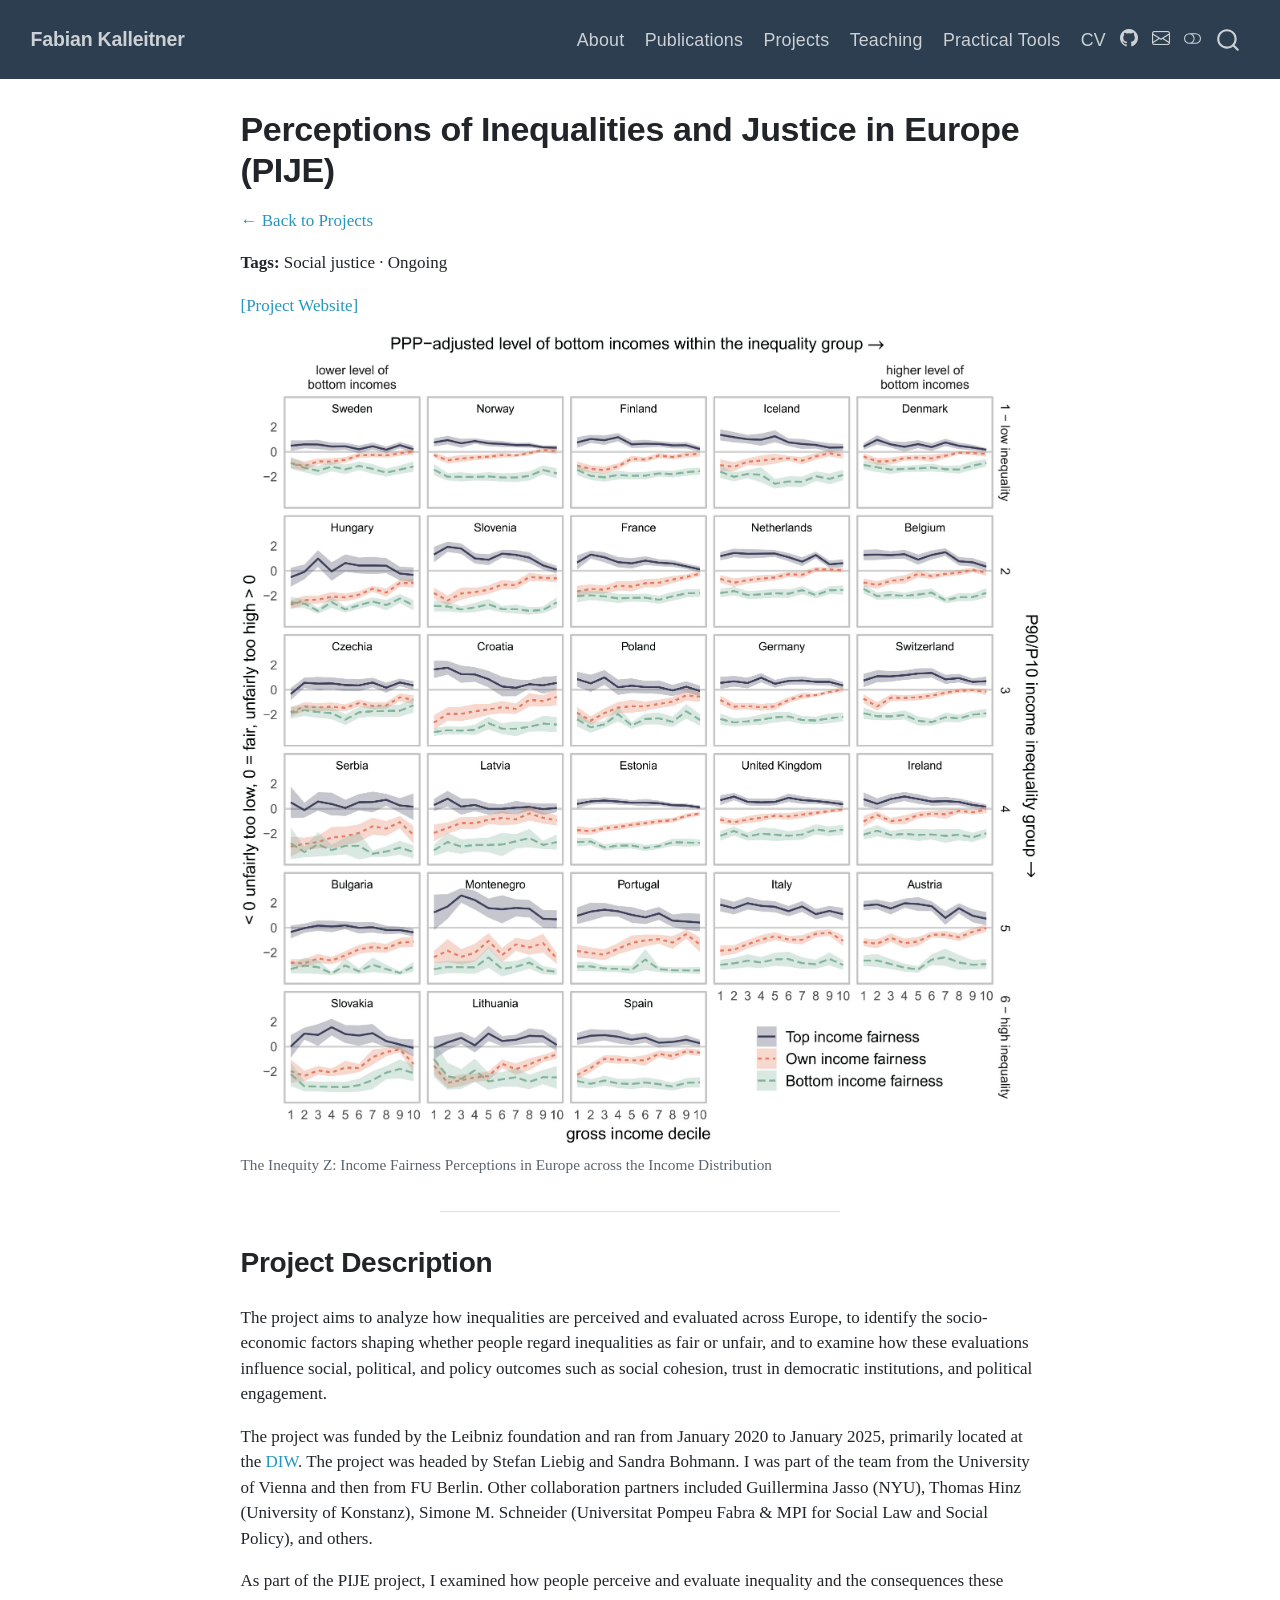
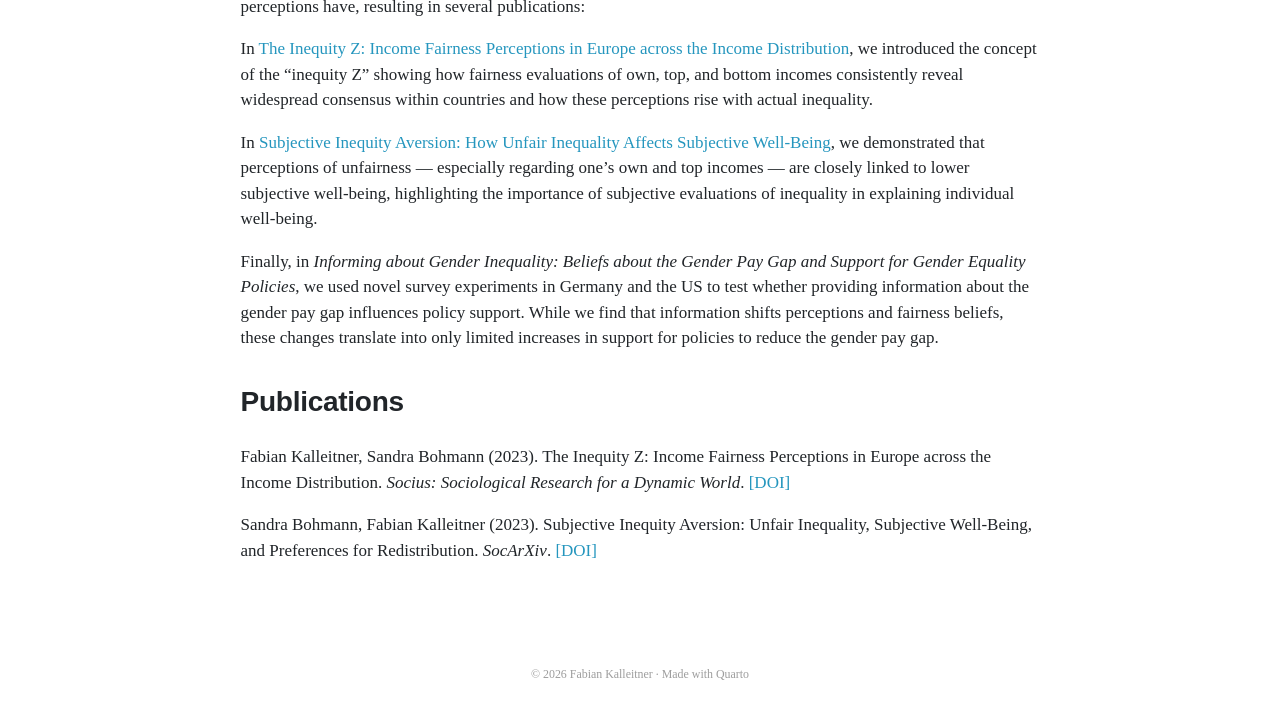
<file: docs/projects/pije/pije.html>
<!DOCTYPE html>
<html xmlns="http://www.w3.org/1999/xhtml" lang="en" xml:lang="en"><head>

<meta charset="utf-8">
<meta name="generator" content="quarto-1.9.37">

<meta name="viewport" content="width=device-width, initial-scale=1.0, user-scalable=yes">


<title>Perceptions of Inequalities and Justice in Europe (PIJE) – Fabian Kalleitner</title>
<style>
/* Default styles provided by pandoc.
** See https://pandoc.org/MANUAL.html#variables-for-html for config info.
*/
code{white-space: pre-wrap;}
span.smallcaps{font-variant: small-caps;}
div.columns{display: flex; gap: min(4vw, 1.5em);}
div.column{flex: auto; overflow-x: auto;}
div.hanging-indent{margin-left: 1.5em; text-indent: -1.5em;}
ul.task-list{list-style: none;}
ul.task-list li input[type="checkbox"] {
  width: 0.8em;
  margin: 0 0.8em 0.2em -1em; /* quarto-specific, see https://github.com/quarto-dev/quarto-cli/issues/4556 */ 
  vertical-align: middle;
}
</style>


<script src="../../site_libs/quarto-nav/quarto-nav.js"></script>
<script src="../../site_libs/quarto-nav/headroom.min.js"></script>
<script src="../../site_libs/clipboard/clipboard.min.js"></script>
<script src="../../site_libs/quarto-search/autocomplete.umd.js"></script>
<script src="../../site_libs/quarto-search/fuse.min.js"></script>
<script src="../../site_libs/quarto-search/quarto-search.js"></script>
<meta name="quarto:offset" content="../../">
<link href="../../assets/icon.png" rel="icon" type="image/png">
<script src="../../site_libs/quarto-html/quarto.js" type="module"></script>
<script src="../../site_libs/quarto-html/tabsets/tabsets.js" type="module"></script>
<script src="../../site_libs/quarto-html/popper.min.js"></script>
<script src="../../site_libs/quarto-html/tippy.umd.min.js"></script>
<script src="../../site_libs/quarto-html/anchor.min.js"></script>
<link href="../../site_libs/quarto-html/tippy.css" rel="stylesheet">
<link href="../../site_libs/quarto-html/quarto-syntax-highlighting-7f8f88aac4f3542376d5c11b86a4c14d.css" rel="stylesheet" class="quarto-color-scheme" id="quarto-text-highlighting-styles">
<link href="../../site_libs/quarto-html/quarto-syntax-highlighting-dark-d0ae9245876894da5ac7e18953ecc5cc.css" rel="stylesheet" class="quarto-color-scheme quarto-color-alternate" id="quarto-text-highlighting-styles">
<link href="../../site_libs/quarto-html/quarto-syntax-highlighting-7f8f88aac4f3542376d5c11b86a4c14d.css" rel="stylesheet" class="quarto-color-scheme-extra" id="quarto-text-highlighting-styles">
<script src="../../site_libs/bootstrap/bootstrap.min.js"></script>
<link href="../../site_libs/bootstrap/bootstrap-icons.css" rel="stylesheet">
<link href="../../site_libs/bootstrap/bootstrap-6b423f165eeea3787de40cb4f8e821c3.min.css" rel="stylesheet" append-hash="true" class="quarto-color-scheme" id="quarto-bootstrap" data-mode="light">
<link href="../../site_libs/bootstrap/bootstrap-dark-e8964db687007ca8dd88d9d9ce58e3ef.min.css" rel="stylesheet" append-hash="true" class="quarto-color-scheme quarto-color-alternate" id="quarto-bootstrap" data-mode="dark">
<link href="../../site_libs/bootstrap/bootstrap-6b423f165eeea3787de40cb4f8e821c3.min.css" rel="stylesheet" append-hash="true" class="quarto-color-scheme-extra" id="quarto-bootstrap" data-mode="light">
<script id="quarto-search-options" type="application/json">{
  "location": "navbar",
  "copy-button": false,
  "collapse-after": 3,
  "panel-placement": "end",
  "type": "overlay",
  "limit": 50,
  "keyboard-shortcut": [
    "f",
    "/",
    "s"
  ],
  "show-item-context": false,
  "language": {
    "search-no-results-text": "No results",
    "search-matching-documents-text": "matching documents",
    "search-copy-link-title": "Copy link to search",
    "search-hide-matches-text": "Hide additional matches",
    "search-more-match-text": "more match in this document",
    "search-more-matches-text": "more matches in this document",
    "search-clear-button-title": "Clear",
    "search-text-placeholder": "",
    "search-detached-cancel-button-title": "Cancel",
    "search-submit-button-title": "Submit",
    "search-label": "Search"
  }
}</script>


<link rel="stylesheet" href="../../styles.css">
</head>

<body class="nav-fixed fullcontent quarto-light"><script id="quarto-html-before-body" type="application/javascript">
    const toggleBodyColorMode = (bsSheetEl) => {
      const mode = bsSheetEl.getAttribute("data-mode");
      const bodyEl = window.document.querySelector("body");
      if (mode === "dark") {
        bodyEl.classList.add("quarto-dark");
        bodyEl.classList.remove("quarto-light");
      } else {
        bodyEl.classList.add("quarto-light");
        bodyEl.classList.remove("quarto-dark");
      }
    }
    const toggleBodyColorPrimary = () => {
      const bsSheetEl = window.document.querySelector("link#quarto-bootstrap:not([rel=disabled-stylesheet])");
      if (bsSheetEl) {
        toggleBodyColorMode(bsSheetEl);
      }
    }
    const setColorSchemeToggle = (alternate) => {
      const toggles = window.document.querySelectorAll('.quarto-color-scheme-toggle');
      for (let i=0; i < toggles.length; i++) {
        const toggle = toggles[i];
        if (toggle) {
          if (alternate) {
            toggle.classList.add("alternate");
          } else {
            toggle.classList.remove("alternate");
          }
        }
      }
    };
    const toggleColorMode = (alternate) => {
      // Switch the stylesheets
      const primaryStylesheets = window.document.querySelectorAll('link.quarto-color-scheme:not(.quarto-color-alternate)');
      const alternateStylesheets = window.document.querySelectorAll('link.quarto-color-scheme.quarto-color-alternate');
      manageTransitions('#quarto-margin-sidebar .nav-link', false);
      if (alternate) {
        // note: dark is layered on light, we don't disable primary!
        enableStylesheet(alternateStylesheets);
        for (const sheetNode of alternateStylesheets) {
          if (sheetNode.id === "quarto-bootstrap") {
            toggleBodyColorMode(sheetNode);
          }
        }
      } else {
        disableStylesheet(alternateStylesheets);
        enableStylesheet(primaryStylesheets)
        toggleBodyColorPrimary();
      }
      manageTransitions('#quarto-margin-sidebar .nav-link', true);
      // Switch the toggles
      setColorSchemeToggle(alternate)
      // Hack to workaround the fact that safari doesn't
      // properly recolor the scrollbar when toggling (#1455)
      if (navigator.userAgent.indexOf('Safari') > 0 && navigator.userAgent.indexOf('Chrome') == -1) {
        manageTransitions("body", false);
        window.scrollTo(0, 1);
        setTimeout(() => {
          window.scrollTo(0, 0);
          manageTransitions("body", true);
        }, 40);
      }
    }
    const disableStylesheet = (stylesheets) => {
      for (let i=0; i < stylesheets.length; i++) {
        const stylesheet = stylesheets[i];
        stylesheet.rel = 'disabled-stylesheet';
      }
    }
    const enableStylesheet = (stylesheets) => {
      for (let i=0; i < stylesheets.length; i++) {
        const stylesheet = stylesheets[i];
        if(stylesheet.rel !== 'stylesheet') { // for Chrome, which will still FOUC without this check
          stylesheet.rel = 'stylesheet';
        }
      }
    }
    const manageTransitions = (selector, allowTransitions) => {
      const els = window.document.querySelectorAll(selector);
      for (let i=0; i < els.length; i++) {
        const el = els[i];
        if (allowTransitions) {
          el.classList.remove('notransition');
        } else {
          el.classList.add('notransition');
        }
      }
    }
    const isFileUrl = () => {
      return window.location.protocol === 'file:';
    }
    const hasAlternateSentinel = () => {
      let styleSentinel = getColorSchemeSentinel();
      if (styleSentinel !== null) {
        return styleSentinel === "alternate";
      } else {
        return false;
      }
    }
    const setStyleSentinel = (alternate) => {
      const value = alternate ? "alternate" : "default";
      if (!isFileUrl()) {
        window.localStorage.setItem("quarto-color-scheme", value);
      } else {
        localAlternateSentinel = value;
      }
    }
    const getColorSchemeSentinel = () => {
      if (!isFileUrl()) {
        const storageValue = window.localStorage.getItem("quarto-color-scheme");
        return storageValue != null ? storageValue : localAlternateSentinel;
      } else {
        return localAlternateSentinel;
      }
    }
    const toggleGiscusIfUsed = (isAlternate, darkModeDefault) => {
      const baseTheme = document.querySelector('#giscus-base-theme')?.value ?? 'light';
      const alternateTheme = document.querySelector('#giscus-alt-theme')?.value ?? 'dark';
      let newTheme = '';
      if(authorPrefersDark) {
        newTheme = isAlternate ? baseTheme : alternateTheme;
      } else {
        newTheme = isAlternate ? alternateTheme : baseTheme;
      }
      const changeGiscusTheme = () => {
        // From: https://github.com/giscus/giscus/issues/336
        const sendMessage = (message) => {
          const iframe = document.querySelector('iframe.giscus-frame');
          if (!iframe) return;
          iframe.contentWindow.postMessage({ giscus: message }, 'https://giscus.app');
        }
        sendMessage({
          setConfig: {
            theme: newTheme
          }
        });
      }
      const isGiscussLoaded = window.document.querySelector('iframe.giscus-frame') !== null;
      if (isGiscussLoaded) {
        changeGiscusTheme();
      }
    };
    const authorPrefersDark = false;
    const darkModeDefault = authorPrefersDark;
      document.querySelector('link#quarto-text-highlighting-styles.quarto-color-scheme-extra').rel = 'disabled-stylesheet';
      document.querySelector('link#quarto-bootstrap.quarto-color-scheme-extra').rel = 'disabled-stylesheet';
    let localAlternateSentinel = darkModeDefault ? 'alternate' : 'default';
    // Dark / light mode switch
    window.quartoToggleColorScheme = () => {
      // Read the current dark / light value
      let toAlternate = !hasAlternateSentinel();
      toggleColorMode(toAlternate);
      setStyleSentinel(toAlternate);
      toggleGiscusIfUsed(toAlternate, darkModeDefault);
      window.dispatchEvent(new Event('resize'));
    };
    // Switch to dark mode if need be
    if (hasAlternateSentinel()) {
      toggleColorMode(true);
    } else {
      toggleColorMode(false);
    }
  </script>

<div id="quarto-search-results"></div>
  <header id="quarto-header" class="headroom fixed-top">
    <nav class="navbar navbar-expand-lg " data-bs-theme="dark">
      <div class="navbar-container container-fluid">
      <div class="navbar-brand-container mx-auto">
    <a class="navbar-brand" href="../../index.html">
    <span class="navbar-title">Fabian Kalleitner</span>
    </a>
  </div>
            <div id="quarto-search" class="" title="Search"></div>
          <button class="navbar-toggler" type="button" data-bs-toggle="collapse" data-bs-target="#navbarCollapse" aria-controls="navbarCollapse" role="menu" aria-expanded="false" aria-label="Toggle navigation" onclick="if (window.quartoToggleHeadroom) { window.quartoToggleHeadroom(); }">
  <span class="navbar-toggler-icon"></span>
</button>
          <div class="collapse navbar-collapse" id="navbarCollapse">
            <ul class="navbar-nav navbar-nav-scroll ms-auto">
  <li class="nav-item">
    <a class="nav-link" href="../../about.html"> 
<span class="menu-text">About</span></a>
  </li>  
  <li class="nav-item">
    <a class="nav-link" href="../../publications.html"> 
<span class="menu-text">Publications</span></a>
  </li>  
  <li class="nav-item">
    <a class="nav-link" href="../../projects.html"> 
<span class="menu-text">Projects</span></a>
  </li>  
  <li class="nav-item">
    <a class="nav-link" href="../../teaching.html"> 
<span class="menu-text">Teaching</span></a>
  </li>  
  <li class="nav-item">
    <a class="nav-link" href="../../tools.html"> 
<span class="menu-text">Practical Tools</span></a>
  </li>  
  <li class="nav-item">
    <a class="nav-link" href="https://syncandshare.lrz.de/dl/fi8HMRufYxqLvPfidtaNit/CV_Fabian_Kalleitner_eng.pdf?inline&amp;skipCounter=true"> 
<span class="menu-text">CV</span></a>
  </li>  
</ul>
          </div> <!-- /navcollapse -->
            <div class="quarto-navbar-tools tools-wide">
    <a href="https://github.com/fabiankal" title="" class="quarto-navigation-tool px-1" aria-label=""><i class="bi bi-github"></i></a>
    <a href="mailto:fabian.kalleitner@lmu.de" title="" class="quarto-navigation-tool px-1" aria-label=""><i class="bi bi-envelope"></i></a>
  <a href="" class="quarto-color-scheme-toggle quarto-navigation-tool  px-1" onclick="window.quartoToggleColorScheme(); return false;" title="Toggle dark mode"><i class="bi"></i></a>
</div>
      </div> <!-- /container-fluid -->
    </nav>
</header>
<!-- content -->
<div id="quarto-content" class="quarto-container page-columns page-rows-contents page-layout-article page-navbar">
<!-- sidebar -->
<!-- margin-sidebar -->
    
<!-- main -->
<main class="content" id="quarto-document-content">


<header id="title-block-header" class="quarto-title-block default">
<div class="quarto-title">
<h1 class="title">Perceptions of Inequalities and Justice in Europe (PIJE)</h1>
</div>



<div class="quarto-title-meta">

    
  
    
  </div>
  


</header>


<p><a href="../../projects.html">← Back to Projects</a></p>
<p><strong>Tags:</strong> Social justice · Ongoing</p>
<p><a href="https://www.diw.de/de/diw_01.c.695628.de/projekte/perceptions_of_inequalities_and_justice_in_europe__pije.html">[Project Website]</a></p>
<div class="quarto-figure quarto-figure-center">
<figure class="figure">
<p><img src="featured.jpg" class="img-fluid figure-img"></p>
<figcaption>The Inequity Z: Income Fairness Perceptions in Europe across the Income Distribution</figcaption>
</figure>
</div>
<hr>
<section id="project-description" class="level2">
<h2 class="anchored" data-anchor-id="project-description">Project Description</h2>
<p>The project aims to analyze how inequalities are perceived and evaluated across Europe, to identify the socio-economic factors shaping whether people regard inequalities as fair or unfair, and to examine how these evaluations influence social, political, and policy outcomes such as social cohesion, trust in democratic institutions, and political engagement.</p>
<p>The project was funded by the Leibniz foundation and ran from January 2020 to January 2025, primarily located at the <a href="https://www.diw.de/de/diw_01.c.695628.de/projekte/perceptions_of_inequalities_and_justice_in_europe__pije.html">DIW</a>. The project was headed by Stefan Liebig and Sandra Bohmann. I was part of the team from the University of Vienna and then from FU Berlin. Other collaboration partners included Guillermina Jasso (NYU), Thomas Hinz (University of Konstanz), Simone M. Schneider (Universitat Pompeu Fabra &amp; MPI for Social Law and Social Policy), and others.</p>
<p>As part of the PIJE project, I examined how people perceive and evaluate inequality and the consequences these perceptions have, resulting in several publications:</p>
<p>In <a href="../../publications.html">The Inequity Z: Income Fairness Perceptions in Europe across the Income Distribution</a>, we introduced the concept of the “inequity Z” showing how fairness evaluations of own, top, and bottom incomes consistently reveal widespread consensus within countries and how these perceptions rise with actual inequality.</p>
<p>In <a href="../../publications.html">Subjective Inequity Aversion: How Unfair Inequality Affects Subjective Well-Being</a>, we demonstrated that perceptions of unfairness — especially regarding one’s own and top incomes — are closely linked to lower subjective well-being, highlighting the importance of subjective evaluations of inequality in explaining individual well-being.</p>
<p>Finally, in <em>Informing about Gender Inequality: Beliefs about the Gender Pay Gap and Support for Gender Equality Policies</em>, we used novel survey experiments in Germany and the US to test whether providing information about the gender pay gap influences policy support. While we find that information shifts perceptions and fairness beliefs, these changes translate into only limited increases in support for policies to reduce the gender pay gap.</p>
</section>
<section id="publications" class="level2">
<h2 class="anchored" data-anchor-id="publications">Publications</h2>
<p>Fabian Kalleitner, Sandra Bohmann (2023). The Inequity Z: Income Fairness Perceptions in Europe across the Income Distribution. <em>Socius: Sociological Research for a Dynamic World</em>. <a href="https://doi.org/10.1177/23780231231167138">[DOI]</a></p>
<p>Sandra Bohmann, Fabian Kalleitner (2023). Subjective Inequity Aversion: Unfair Inequality, Subjective Well-Being, and Preferences for Redistribution. <em>SocArXiv</em>. <a href="https://doi.org/10.31235/osf.io/g8arw">[DOI]</a></p>


</section>

</main> <!-- /main -->
<script id="quarto-html-after-body" type="application/javascript">
  window.document.addEventListener("DOMContentLoaded", function (event) {
    // Ensure there is a toggle, if there isn't float one in the top right
    if (window.document.querySelector('.quarto-color-scheme-toggle') === null) {
      const a = window.document.createElement('a');
      a.classList.add('top-right');
      a.classList.add('quarto-color-scheme-toggle');
      a.href = "";
      a.onclick = function() { try { window.quartoToggleColorScheme(); } catch {} return false; };
      const i = window.document.createElement("i");
      i.classList.add('bi');
      a.appendChild(i);
      window.document.body.appendChild(a);
    }
    setColorSchemeToggle(hasAlternateSentinel())
    const icon = "";
    const anchorJS = new window.AnchorJS();
    anchorJS.options = {
      placement: 'right',
      icon: icon
    };
    anchorJS.add('.anchored');
    const isCodeAnnotation = (el) => {
      for (const clz of el.classList) {
        if (clz.startsWith('code-annotation-')) {                     
          return true;
        }
      }
      return false;
    }
    const onCopySuccess = function(e) {
      // button target
      const button = e.trigger;
      // don't keep focus
      button.blur();
      // flash "checked"
      button.classList.add('code-copy-button-checked');
      var currentTitle = button.getAttribute("title");
      button.setAttribute("title", "Copied!");
      let tooltip;
      if (window.bootstrap) {
        button.setAttribute("data-bs-toggle", "tooltip");
        button.setAttribute("data-bs-placement", "left");
        button.setAttribute("data-bs-title", "Copied!");
        tooltip = new bootstrap.Tooltip(button, 
          { trigger: "manual", 
            customClass: "code-copy-button-tooltip",
            offset: [0, -8]});
        tooltip.show();    
      }
      setTimeout(function() {
        if (tooltip) {
          tooltip.hide();
          button.removeAttribute("data-bs-title");
          button.removeAttribute("data-bs-toggle");
          button.removeAttribute("data-bs-placement");
        }
        button.setAttribute("title", currentTitle);
        button.classList.remove('code-copy-button-checked');
      }, 1000);
      // clear code selection
      e.clearSelection();
    }
    const getTextToCopy = function(trigger) {
      const outerScaffold = trigger.parentElement.cloneNode(true);
      const codeEl = outerScaffold.querySelector('code');
      for (const childEl of codeEl.children) {
        if (isCodeAnnotation(childEl)) {
          childEl.remove();
        }
      }
      return codeEl.innerText;
    }
    const clipboard = new window.ClipboardJS('.code-copy-button:not([data-in-quarto-modal])', {
      text: getTextToCopy
    });
    clipboard.on('success', onCopySuccess);
    if (window.document.getElementById('quarto-embedded-source-code-modal')) {
      const clipboardModal = new window.ClipboardJS('.code-copy-button[data-in-quarto-modal]', {
        text: getTextToCopy,
        container: window.document.getElementById('quarto-embedded-source-code-modal')
      });
      clipboardModal.on('success', onCopySuccess);
    }
      var localhostRegex = new RegExp(/^(?:http|https):\/\/localhost\:?[0-9]*\//);
      var mailtoRegex = new RegExp(/^mailto:/);
        var filterRegex = new RegExp("https:\/\/fabiankal\.github\.io\/personal_website_v2");
      var isInternal = (href) => {
          return filterRegex.test(href) || localhostRegex.test(href) || mailtoRegex.test(href);
      }
      // Inspect non-navigation links and adorn them if external
     var links = window.document.querySelectorAll('a[href]:not(.nav-link):not(.navbar-brand):not(.toc-action):not(.sidebar-link):not(.sidebar-item-toggle):not(.pagination-link):not(.no-external):not([aria-hidden]):not(.dropdown-item):not(.quarto-navigation-tool):not(.about-link)');
      for (var i=0; i<links.length; i++) {
        const link = links[i];
        if (!isInternal(link.href)) {
          // undo the damage that might have been done by quarto-nav.js in the case of
          // links that we want to consider external
          if (link.dataset.originalHref !== undefined) {
            link.href = link.dataset.originalHref;
          }
            // target, if specified
            link.setAttribute("target", "_blank");
            if (link.getAttribute("rel") === null) {
              link.setAttribute("rel", "noopener");
            }
        }
      }
    function tippyHover(el, contentFn, onTriggerFn, onUntriggerFn) {
      const config = {
        allowHTML: true,
        maxWidth: 500,
        delay: 100,
        arrow: false,
        appendTo: function(el) {
            return el.parentElement;
        },
        interactive: true,
        interactiveBorder: 10,
        theme: 'quarto',
        placement: 'bottom-start',
      };
      if (contentFn) {
        config.content = contentFn;
      }
      if (onTriggerFn) {
        config.onTrigger = onTriggerFn;
      }
      if (onUntriggerFn) {
        config.onUntrigger = onUntriggerFn;
      }
      window.tippy(el, config); 
    }
    const noterefs = window.document.querySelectorAll('a[role="doc-noteref"]');
    for (var i=0; i<noterefs.length; i++) {
      const ref = noterefs[i];
      tippyHover(ref, function() {
        // use id or data attribute instead here
        let href = ref.getAttribute('data-footnote-href') || ref.getAttribute('href');
        try { href = new URL(href).hash; } catch {}
        const id = href.replace(/^#\/?/, "");
        const note = window.document.getElementById(id);
        if (note) {
          return note.innerHTML;
        } else {
          return "";
        }
      });
    }
    const xrefs = window.document.querySelectorAll('a.quarto-xref');
    const processXRef = (id, note) => {
      // Strip column container classes
      const stripColumnClz = (el) => {
        el.classList.remove("page-full", "page-columns");
        if (el.children) {
          for (const child of el.children) {
            stripColumnClz(child);
          }
        }
      }
      stripColumnClz(note)
      if (id === null || id.startsWith('sec-')) {
        // Special case sections, only their first couple elements
        const container = document.createElement("div");
        if (note.children && note.children.length > 2) {
          container.appendChild(note.children[0].cloneNode(true));
          for (let i = 1; i < note.children.length; i++) {
            const child = note.children[i];
            if (child.tagName === "P" && child.innerText === "") {
              continue;
            } else {
              container.appendChild(child.cloneNode(true));
              break;
            }
          }
          if (window.Quarto?.typesetMath) {
            window.Quarto.typesetMath(container);
          }
          return container.innerHTML
        } else {
          if (window.Quarto?.typesetMath) {
            window.Quarto.typesetMath(note);
          }
          return note.innerHTML;
        }
      } else {
        // Remove any anchor links if they are present
        const anchorLink = note.querySelector('a.anchorjs-link');
        if (anchorLink) {
          anchorLink.remove();
        }
        if (window.Quarto?.typesetMath) {
          window.Quarto.typesetMath(note);
        }
        if (note.classList.contains("callout")) {
          return note.outerHTML;
        } else {
          return note.innerHTML;
        }
      }
    }
    for (var i=0; i<xrefs.length; i++) {
      const xref = xrefs[i];
      tippyHover(xref, undefined, function(instance) {
        instance.disable();
        let url = xref.getAttribute('href');
        let hash = undefined; 
        if (url.startsWith('#')) {
          hash = url;
        } else {
          try { hash = new URL(url).hash; } catch {}
        }
        if (hash) {
          const id = hash.replace(/^#\/?/, "");
          const note = window.document.getElementById(id);
          if (note !== null) {
            try {
              const html = processXRef(id, note.cloneNode(true));
              instance.setContent(html);
            } finally {
              instance.enable();
              instance.show();
            }
          } else {
            // See if we can fetch this
            fetch(url.split('#')[0])
            .then(res => res.text())
            .then(html => {
              const parser = new DOMParser();
              const htmlDoc = parser.parseFromString(html, "text/html");
              const note = htmlDoc.getElementById(id);
              if (note !== null) {
                const html = processXRef(id, note);
                instance.setContent(html);
              } 
            }).finally(() => {
              instance.enable();
              instance.show();
            });
          }
        } else {
          // See if we can fetch a full url (with no hash to target)
          // This is a special case and we should probably do some content thinning / targeting
          fetch(url)
          .then(res => res.text())
          .then(html => {
            const parser = new DOMParser();
            const htmlDoc = parser.parseFromString(html, "text/html");
            const note = htmlDoc.querySelector('main.content');
            if (note !== null) {
              // This should only happen for chapter cross references
              // (since there is no id in the URL)
              // remove the first header
              if (note.children.length > 0 && note.children[0].tagName === "HEADER") {
                note.children[0].remove();
              }
              const html = processXRef(null, note);
              instance.setContent(html);
            } 
          }).finally(() => {
            instance.enable();
            instance.show();
          });
        }
      }, function(instance) {
      });
    }
        let selectedAnnoteEl;
        const selectorForAnnotation = ( cell, annotation) => {
          let cellAttr = 'data-code-cell="' + cell + '"';
          let lineAttr = 'data-code-annotation="' +  annotation + '"';
          const selector = 'span[' + cellAttr + '][' + lineAttr + ']';
          return selector;
        }
        const selectCodeLines = (annoteEl) => {
          const doc = window.document;
          const targetCell = annoteEl.getAttribute("data-target-cell");
          const targetAnnotation = annoteEl.getAttribute("data-target-annotation");
          const annoteSpan = window.document.querySelector(selectorForAnnotation(targetCell, targetAnnotation));
          const lines = annoteSpan.getAttribute("data-code-lines").split(",");
          const lineIds = lines.map((line) => {
            return targetCell + "-" + line;
          })
          let top = null;
          let height = null;
          let parent = null;
          if (lineIds.length > 0) {
              //compute the position of the single el (top and bottom and make a div)
              const el = window.document.getElementById(lineIds[0]);
              top = el.offsetTop;
              height = el.offsetHeight;
              parent = el.parentElement.parentElement;
            if (lineIds.length > 1) {
              const lastEl = window.document.getElementById(lineIds[lineIds.length - 1]);
              const bottom = lastEl.offsetTop + lastEl.offsetHeight;
              height = bottom - top;
            }
            if (top !== null && height !== null && parent !== null) {
              // cook up a div (if necessary) and position it 
              let div = window.document.getElementById("code-annotation-line-highlight");
              if (div === null) {
                div = window.document.createElement("div");
                div.setAttribute("id", "code-annotation-line-highlight");
                div.style.position = 'absolute';
                parent.appendChild(div);
              }
              div.style.top = top - 2 + "px";
              div.style.height = height + 4 + "px";
              div.style.left = 0;
              let gutterDiv = window.document.getElementById("code-annotation-line-highlight-gutter");
              if (gutterDiv === null) {
                gutterDiv = window.document.createElement("div");
                gutterDiv.setAttribute("id", "code-annotation-line-highlight-gutter");
                gutterDiv.style.position = 'absolute';
                const codeCell = window.document.getElementById(targetCell);
                const gutter = codeCell.querySelector('.code-annotation-gutter');
                gutter.appendChild(gutterDiv);
              }
              gutterDiv.style.top = top - 2 + "px";
              gutterDiv.style.height = height + 4 + "px";
            }
            selectedAnnoteEl = annoteEl;
          }
        };
        const unselectCodeLines = () => {
          const elementsIds = ["code-annotation-line-highlight", "code-annotation-line-highlight-gutter"];
          elementsIds.forEach((elId) => {
            const div = window.document.getElementById(elId);
            if (div) {
              div.remove();
            }
          });
          selectedAnnoteEl = undefined;
        };
          // Handle positioning of the toggle
      window.addEventListener(
        "resize",
        throttle(() => {
          elRect = undefined;
          if (selectedAnnoteEl) {
            selectCodeLines(selectedAnnoteEl);
          }
        }, 10)
      );
      function throttle(fn, ms) {
      let throttle = false;
      let timer;
        return (...args) => {
          if(!throttle) { // first call gets through
              fn.apply(this, args);
              throttle = true;
          } else { // all the others get throttled
              if(timer) clearTimeout(timer); // cancel #2
              timer = setTimeout(() => {
                fn.apply(this, args);
                timer = throttle = false;
              }, ms);
          }
        };
      }
        // Attach click handler to the DT
        const annoteDls = window.document.querySelectorAll('dt[data-target-cell]');
        for (const annoteDlNode of annoteDls) {
          annoteDlNode.addEventListener('click', (event) => {
            const clickedEl = event.target;
            if (clickedEl !== selectedAnnoteEl) {
              unselectCodeLines();
              const activeEl = window.document.querySelector('dt[data-target-cell].code-annotation-active');
              if (activeEl) {
                activeEl.classList.remove('code-annotation-active');
              }
              selectCodeLines(clickedEl);
              clickedEl.classList.add('code-annotation-active');
            } else {
              // Unselect the line
              unselectCodeLines();
              clickedEl.classList.remove('code-annotation-active');
            }
          });
        }
    const findCites = (el) => {
      const parentEl = el.parentElement;
      if (parentEl) {
        const cites = parentEl.dataset.cites;
        if (cites) {
          return {
            el,
            cites: cites.split(' ')
          };
        } else {
          return findCites(el.parentElement)
        }
      } else {
        return undefined;
      }
    };
    var bibliorefs = window.document.querySelectorAll('a[role="doc-biblioref"]');
    for (var i=0; i<bibliorefs.length; i++) {
      const ref = bibliorefs[i];
      const citeInfo = findCites(ref);
      if (citeInfo) {
        tippyHover(citeInfo.el, function() {
          var popup = window.document.createElement('div');
          citeInfo.cites.forEach(function(cite) {
            var citeDiv = window.document.createElement('div');
            citeDiv.classList.add('hanging-indent');
            citeDiv.classList.add('csl-entry');
            var biblioDiv = window.document.getElementById('ref-' + cite);
            if (biblioDiv) {
              citeDiv.innerHTML = biblioDiv.innerHTML;
            }
            popup.appendChild(citeDiv);
          });
          return popup.innerHTML;
        });
      }
    }
  });
  </script>
</div> <!-- /content -->
<footer class="footer">
  <div class="nav-footer">
    <div class="nav-footer-left">
      &nbsp;
    </div>   
    <div class="nav-footer-center">
<p>© 2026 Fabian Kalleitner · Made with <a href="https://quarto.org">Quarto</a></p>
</div>
    <div class="nav-footer-right">
      &nbsp;
    </div>
  </div>
</footer>




</body></html>
</file>
<file: docs/site_libs/quarto-html/tippy.css>
.tippy-box[data-animation=fade][data-state=hidden]{opacity:0}[data-tippy-root]{max-width:calc(100vw - 10px)}.tippy-box{position:relative;background-color:#333;color:#fff;border-radius:4px;font-size:14px;line-height:1.4;white-space:normal;outline:0;transition-property:transform,visibility,opacity}.tippy-box[data-placement^=top]>.tippy-arrow{bottom:0}.tippy-box[data-placement^=top]>.tippy-arrow:before{bottom:-7px;left:0;border-width:8px 8px 0;border-top-color:initial;transform-origin:center top}.tippy-box[data-placement^=bottom]>.tippy-arrow{top:0}.tippy-box[data-placement^=bottom]>.tippy-arrow:before{top:-7px;left:0;border-width:0 8px 8px;border-bottom-color:initial;transform-origin:center bottom}.tippy-box[data-placement^=left]>.tippy-arrow{right:0}.tippy-box[data-placement^=left]>.tippy-arrow:before{border-width:8px 0 8px 8px;border-left-color:initial;right:-7px;transform-origin:center left}.tippy-box[data-placement^=right]>.tippy-arrow{left:0}.tippy-box[data-placement^=right]>.tippy-arrow:before{left:-7px;border-width:8px 8px 8px 0;border-right-color:initial;transform-origin:center right}.tippy-box[data-inertia][data-state=visible]{transition-timing-function:cubic-bezier(.54,1.5,.38,1.11)}.tippy-arrow{width:16px;height:16px;color:#333}.tippy-arrow:before{content:"";position:absolute;border-color:transparent;border-style:solid}.tippy-content{position:relative;padding:5px 9px;z-index:1}
</file>
<file: docs/site_libs/quarto-html/quarto-syntax-highlighting-7f8f88aac4f3542376d5c11b86a4c14d.css>
/* quarto syntax highlight colors */
:root {
  --quarto-hl-ot-color: #003B4F;
  --quarto-hl-at-color: #657422;
  --quarto-hl-ss-color: #20794D;
  --quarto-hl-an-color: #5E5E5E;
  --quarto-hl-fu-color: #4758AB;
  --quarto-hl-st-color: #20794D;
  --quarto-hl-cf-color: #003B4F;
  --quarto-hl-op-color: #5E5E5E;
  --quarto-hl-er-color: #AD0000;
  --quarto-hl-bn-color: #AD0000;
  --quarto-hl-al-color: #AD0000;
  --quarto-hl-va-color: #111111;
  --quarto-hl-bu-color: inherit;
  --quarto-hl-ex-color: inherit;
  --quarto-hl-pp-color: #AD0000;
  --quarto-hl-in-color: #5E5E5E;
  --quarto-hl-vs-color: #20794D;
  --quarto-hl-wa-color: #5E5E5E;
  --quarto-hl-do-color: #5E5E5E;
  --quarto-hl-im-color: #00769E;
  --quarto-hl-ch-color: #20794D;
  --quarto-hl-dt-color: #AD0000;
  --quarto-hl-fl-color: #AD0000;
  --quarto-hl-co-color: #5E5E5E;
  --quarto-hl-cv-color: #5E5E5E;
  --quarto-hl-cn-color: #8f5902;
  --quarto-hl-sc-color: #5E5E5E;
  --quarto-hl-dv-color: #AD0000;
  --quarto-hl-kw-color: #003B4F;
}

/* other quarto variables */
:root {
  --quarto-font-monospace: SFMono-Regular, Menlo, Monaco, Consolas, "Liberation Mono", "Courier New", monospace;
}

/* syntax highlight based on Pandoc's rules */
pre > code.sourceCode > span {
  color: #003B4F;
}

code.sourceCode > span {
  color: #003B4F;
}

div.sourceCode,
div.sourceCode pre.sourceCode {
  color: #003B4F;
}

/* Normal */
code span {
  color: #003B4F;
}

/* Alert */
code span.al {
  color: #AD0000;
  font-style: inherit;
}

/* Annotation */
code span.an {
  color: #5E5E5E;
  font-style: inherit;
}

/* Attribute */
code span.at {
  color: #657422;
  font-style: inherit;
}

/* BaseN */
code span.bn {
  color: #AD0000;
  font-style: inherit;
}

/* BuiltIn */
code span.bu {
  font-style: inherit;
}

/* ControlFlow */
code span.cf {
  color: #003B4F;
  font-weight: bold;
  font-style: inherit;
}

/* Char */
code span.ch {
  color: #20794D;
  font-style: inherit;
}

/* Constant */
code span.cn {
  color: #8f5902;
  font-style: inherit;
}

/* Comment */
code span.co {
  color: #5E5E5E;
  font-style: inherit;
}

/* CommentVar */
code span.cv {
  color: #5E5E5E;
  font-style: italic;
}

/* Documentation */
code span.do {
  color: #5E5E5E;
  font-style: italic;
}

/* DataType */
code span.dt {
  color: #AD0000;
  font-style: inherit;
}

/* DecVal */
code span.dv {
  color: #AD0000;
  font-style: inherit;
}

/* Error */
code span.er {
  color: #AD0000;
  font-style: inherit;
}

/* Extension */
code span.ex {
  font-style: inherit;
}

/* Float */
code span.fl {
  color: #AD0000;
  font-style: inherit;
}

/* Function */
code span.fu {
  color: #4758AB;
  font-style: inherit;
}

/* Import */
code span.im {
  color: #00769E;
  font-style: inherit;
}

/* Information */
code span.in {
  color: #5E5E5E;
  font-style: inherit;
}

/* Keyword */
code span.kw {
  color: #003B4F;
  font-weight: bold;
  font-style: inherit;
}

/* Operator */
code span.op {
  color: #5E5E5E;
  font-style: inherit;
}

/* Other */
code span.ot {
  color: #003B4F;
  font-style: inherit;
}

/* Preprocessor */
code span.pp {
  color: #AD0000;
  font-style: inherit;
}

/* SpecialChar */
code span.sc {
  color: #5E5E5E;
  font-style: inherit;
}

/* SpecialString */
code span.ss {
  color: #20794D;
  font-style: inherit;
}

/* String */
code span.st {
  color: #20794D;
  font-style: inherit;
}

/* Variable */
code span.va {
  color: #111111;
  font-style: inherit;
}

/* VerbatimString */
code span.vs {
  color: #20794D;
  font-style: inherit;
}

/* Warning */
code span.wa {
  color: #5E5E5E;
  font-style: italic;
}

.prevent-inlining {
  content: "</";
}

/*# sourceMappingURL=789ad8cd35626ba772517505b42a116e.css.map */
</file>
<file: docs/site_libs/quarto-html/quarto-syntax-highlighting-dark-d0ae9245876894da5ac7e18953ecc5cc.css>
/* quarto syntax highlight colors */
:root {
  --quarto-hl-al-color: #f07178;
  --quarto-hl-an-color: #d4d0ab;
  --quarto-hl-at-color: #00e0e0;
  --quarto-hl-bn-color: #d4d0ab;
  --quarto-hl-bu-color: #abe338;
  --quarto-hl-ch-color: #abe338;
  --quarto-hl-co-color: #f8f8f2;
  --quarto-hl-cv-color: #ffd700;
  --quarto-hl-cn-color: #ffd700;
  --quarto-hl-cf-color: #ffa07a;
  --quarto-hl-dt-color: #ffa07a;
  --quarto-hl-dv-color: #d4d0ab;
  --quarto-hl-do-color: #f8f8f2;
  --quarto-hl-er-color: #f07178;
  --quarto-hl-ex-color: #00e0e0;
  --quarto-hl-fl-color: #d4d0ab;
  --quarto-hl-fu-color: #ffa07a;
  --quarto-hl-im-color: #abe338;
  --quarto-hl-in-color: #d4d0ab;
  --quarto-hl-kw-color: #ffa07a;
  --quarto-hl-op-color: #ffa07a;
  --quarto-hl-ot-color: #00e0e0;
  --quarto-hl-pp-color: #dcc6e0;
  --quarto-hl-re-color: #00e0e0;
  --quarto-hl-sc-color: #abe338;
  --quarto-hl-ss-color: #abe338;
  --quarto-hl-st-color: #abe338;
  --quarto-hl-va-color: #00e0e0;
  --quarto-hl-vs-color: #abe338;
  --quarto-hl-wa-color: #dcc6e0;
}

/* other quarto variables */
:root {
  --quarto-font-monospace: SFMono-Regular, Menlo, Monaco, Consolas, "Liberation Mono", "Courier New", monospace;
}

/* syntax highlight based on Pandoc's rules */
pre > code.sourceCode > span {
  color: #f8f8f2;
}

code.sourceCode > span {
  color: #f8f8f2;
}

div.sourceCode,
div.sourceCode pre.sourceCode {
  color: #f8f8f2;
}

/* Normal */
code span {
  color: #f8f8f2;
}

/* Alert */
code span.al {
  color: #f07178;
}

/* Annotation */
code span.an {
  color: #d4d0ab;
}

/* Attribute */
code span.at {
  color: #00e0e0;
}

/* BaseN */
code span.bn {
  color: #d4d0ab;
}

/* BuiltIn */
code span.bu {
  color: #abe338;
}

/* ControlFlow */
code span.cf {
  font-weight: bold;
  color: #ffa07a;
}

/* Char */
code span.ch {
  color: #abe338;
}

/* Constant */
code span.cn {
  color: #ffd700;
}

/* Comment */
code span.co {
  font-style: italic;
  color: #f8f8f2;
}

/* CommentVar */
code span.cv {
  color: #ffd700;
}

/* Documentation */
code span.do {
  color: #f8f8f2;
}

/* DataType */
code span.dt {
  color: #ffa07a;
}

/* DecVal */
code span.dv {
  color: #d4d0ab;
}

/* Error */
code span.er {
  color: #f07178;
  text-decoration: underline;
}

/* Extension */
code span.ex {
  font-weight: bold;
  color: #00e0e0;
}

/* Float */
code span.fl {
  color: #d4d0ab;
}

/* Function */
code span.fu {
  color: #ffa07a;
}

/* Import */
code span.im {
  color: #abe338;
}

/* Information */
code span.in {
  color: #d4d0ab;
}

/* Keyword */
code span.kw {
  font-weight: bold;
  color: #ffa07a;
}

/* Operator */
code span.op {
  color: #ffa07a;
}

/* Other */
code span.ot {
  color: #00e0e0;
}

/* Preprocessor */
code span.pp {
  color: #dcc6e0;
}

/* RegionMarker */
code span.re {
  background-color: #f8f8f2;
  color: #00e0e0;
}

/* SpecialChar */
code span.sc {
  color: #abe338;
}

/* SpecialString */
code span.ss {
  color: #abe338;
}

/* String */
code span.st {
  color: #abe338;
}

/* Variable */
code span.va {
  color: #00e0e0;
}

/* VerbatimString */
code span.vs {
  color: #abe338;
}

/* Warning */
code span.wa {
  color: #dcc6e0;
}

.prevent-inlining {
  content: "</";
}

/*# sourceMappingURL=e2dac9153eaf3c552d5043f9565d03d7.css.map */
</file>
<file: docs/site_libs/quarto-contrib/academicons-1.9.4/all.css>
/*
 *  Academicons 1.9.4 by James Walsh (https://github.com/jpswalsh) and Katja Bercic (https://github.com/katjabercic)
 *  Fonts generated using FontForge - https://fontforge.org
 *  Square icons designed to be used alongside Font Awesome square icons - https://fortawesome.github.io/Font-Awesome/
 *  Licenses - Font: SIL OFL 1.1, CSS: MIT License
 */
@font-face {
  font-family: 'Academicons';
  font-style: normal;
  font-weight: 400;
  font-display: block;
  src: url('1e21o67/academicons.eot');
  src: url('1e21o67/academicons.eot') format('embedded-opentype'),
    url('1e21o67/academicons.ttf') format('truetype'),
    url('1e21o67/academicons.woff') format('woff'),
    url('1e21o67/academicons.svg') format('svg');
}

.ai {
  font-family: 'Academicons';
  font-weight: 400;
  -moz-osx-font-smoothing: grayscale;
  -webkit-font-smoothing: antialiased;
  display: inline-block;
  font-style: normal;
  font-variant: normal;
  text-rendering: auto;
  line-height: 1;
}

.ai-academia:before {
  content: "\e9af";
}

.ai-academia-square:before {
  content: "\e93d";
}

.ai-acclaim:before {
  content: "\e92e";
}

.ai-acclaim-square:before {
  content: "\e93a";
}

.ai-acm:before {
  content: "\e93c";
}

.ai-acm-square:before {
  content: "\e95d";
}

.ai-acmdl:before {
  content: "\e96a";
}

.ai-acmdl-square:before {
  content: "\e9d3";
}

.ai-ads:before {
  content: "\e9cb";
}

.ai-ads-square:before {
  content: "\e94a";
}

.ai-africarxiv:before {
  content: "\e91b";
}

.ai-africarxiv-square:before {
  content: "\e90b";
}

.ai-archive:before {
  content: "\e955";
}

.ai-archive-square:before {
  content: "\e956";
}

.ai-arxiv:before {
  content: "\e974";
}

.ai-arxiv-square:before {
  content: "\e9a6";
}

.ai-biorxiv:before {
  content: "\e9a2";
}

.ai-biorxiv-square:before {
  content: "\e98b";
}

.ai-ceur:before {
  content: "\e96d";
}

.ai-ceur-square:before {
  content: "\e92f";
}

.ai-ciencia-vitae:before {
  content: "\e912";
}

.ai-ciencia-vitae-square:before {
  content: "\e913";
}

.ai-clarivate:before {
  content: "\e924";
}

.ai-clarivate-square:before {
  content: "\e925";
}

.ai-closed-access:before {
  content: "\e942";
}

.ai-closed-access-square:before {
  content: "\e943";
}

.ai-conversation:before {
  content: "\e94c";
}

.ai-conversation-square:before {
  content: "\e915";
}

.ai-coursera:before {
  content: "\e95f";
}

.ai-coursera-square:before {
  content: "\e97f";
}

.ai-crossref:before {
  content: "\e918";
}

.ai-crossref-square:before {
  content: "\e919";
}

.ai-cv:before {
  content: "\e9a5";
}

.ai-cv-square:before {
  content: "\e90a";
}

.ai-datacite:before {
  content: "\e91c";
}

.ai-datacite-square:before {
  content: "\e91d";
}

.ai-dataverse:before {
  content: "\e9f7";
}

.ai-dataverse-square:before {
  content: "\e9e4";
}

.ai-dblp:before {
  content: "\e94f";
}

.ai-dblp-square:before {
  content: "\e93f";
}

.ai-depsy:before {
  content: "\e97a";
}

.ai-depsy-square:before {
  content: "\e94b";
}

.ai-doi:before {
  content: "\e97e";
}

.ai-doi-square:before {
  content: "\e98f";
}

.ai-dryad:before {
  content: "\e97c";
}

.ai-dryad-square:before {
  content: "\e98c";
}

.ai-elsevier:before {
  content: "\e961";
}

.ai-elsevier-square:before {
  content: "\e910";
}

.ai-figshare:before {
  content: "\e981";
}

.ai-figshare-square:before {
  content: "\e9e7";
}

.ai-google-scholar:before {
  content: "\e9d4";
}

.ai-google-scholar-square:before {
  content: "\e9f9";
}

.ai-hal:before {
  content: "\e92c";
}

.ai-hal-square:before {
  content: "\e92d";
}

.ai-hypothesis:before {
  content: "\e95a";
}

.ai-hypothesis-square:before {
  content: "\e95b";
}

.ai-ideas-repec:before {
  content: "\e9ed";
}

.ai-ideas-repec-square:before {
  content: "\e9f8";
}

.ai-ieee:before {
  content: "\e929";
}

.ai-ieee-square:before {
  content: "\e9b9";
}

.ai-impactstory:before {
  content: "\e9cf";
}

.ai-impactstory-square:before {
  content: "\e9aa";
}

.ai-inaturalist:before {
  content: "\e900";
}

.ai-inaturalist-square:before {
  content: "\e901";
}

.ai-inpn:before {
  content: "\e902";
}

.ai-inpn-square:before {
  content: "\e903";
}

.ai-inspire:before {
  content: "\e9e9";
}

.ai-inspire-square:before {
  content: "\e9fe";
}

.ai-isidore:before {
  content: "\e936";
}

.ai-isidore-square:before {
  content: "\e954";
}

.ai-isni:before {
  content: "\e957";
}

.ai-isni-square:before {
  content: "\e958";
}

.ai-jstor:before {
  content: "\e938";
}

.ai-jstor-square:before {
  content: "\e944";
}

.ai-lattes:before {
  content: "\e9b3";
}

.ai-lattes-square:before {
  content: "\e99c";
}

.ai-mathoverflow:before {
  content: "\e9f6";
}

.ai-mathoverflow-square:before {
  content: "\e97b";
}

.ai-mendeley:before {
  content: "\e9f0";
}

.ai-mendeley-square:before {
  content: "\e9f3";
}

.ai-moodle:before {
  content: "\e907";
}

.ai-moodle-square:before {
  content: "\e908";
}

.ai-mtmt:before {
  content: "\e950";
}

.ai-mtmt-square:before {
  content: "\e951";
}

.ai-nakala:before {
  content: "\e940";
}

.ai-nakala-square:before {
  content: "\e941";
}

.ai-obp:before {
  content: "\e92a";
}

.ai-obp-square:before {
  content: "\e92b";
}

.ai-open-access:before {
  content: "\e939";
}

.ai-open-access-square:before {
  content: "\e9f4";
}

.ai-open-data:before {
  content: "\e966";
}

.ai-open-data-square:before {
  content: "\e967";
}

.ai-open-materials:before {
  content: "\e968";
}

.ai-open-materials-square:before {
  content: "\e969";
}

.ai-openedition:before {
  content: "\e946";
}

.ai-openedition-square:before {
  content: "\e947";
}

.ai-orcid:before {
  content: "\e9d9";
}

.ai-orcid-square:before {
  content: "\e9c3";
}

.ai-osf:before {
  content: "\e9ef";
}

.ai-osf-square:before {
  content: "\e931";
}

.ai-overleaf:before {
  content: "\e914";
}

.ai-overleaf-square:before {
  content: "\e98d";
}

.ai-philpapers:before {
  content: "\e98a";
}

.ai-philpapers-square:before {
  content: "\e96f";
}

.ai-piazza:before {
  content: "\e99a";
}

.ai-piazza-square:before {
  content: "\e90c";
}

.ai-preregistered:before {
  content: "\e906";
}

.ai-preregistered-square:before {
  content: "\e96b";
}

.ai-protocols:before {
  content: "\e952";
}

.ai-protocols-square:before {
  content: "\e953";
}

.ai-psyarxiv:before {
  content: "\e90e";
}

.ai-psyarxiv-square:before {
  content: "\e90f";
}

.ai-publons:before {
  content: "\e937";
}

.ai-publons-square:before {
  content: "\e94e";
}

.ai-pubmed:before {
  content: "\e99f";
}

.ai-pubmed-square:before {
  content: "\e97d";
}

.ai-pubpeer:before {
  content: "\e922";
}

.ai-pubpeer-square:before {
  content: "\e923";
}

.ai-researcherid:before {
  content: "\e91a";
}

.ai-researcherid-square:before {
  content: "\e95c";
}

.ai-researchgate:before {
  content: "\e95e";
}

.ai-researchgate-square:before {
  content: "\e99e";
}

.ai-ror:before {
  content: "\e948";
}

.ai-ror-square:before {
  content: "\e949";
}

.ai-sci-hub:before {
  content: "\e959";
}

.ai-sci-hub-square:before {
  content: "\e905";
}

.ai-scirate:before {
  content: "\e98e";
}

.ai-scirate-square:before {
  content: "\e99d";
}

.ai-scopus:before {
  content: "\e91e";
}

.ai-scopus-square:before {
  content: "\e91f";
}

.ai-semantic-scholar:before {
  content: "\e96e";
}

.ai-semantic-scholar-square:before {
  content: "\e96c";
}

.ai-springer:before {
  content: "\e928";
}

.ai-springer-square:before {
  content: "\e99b";
}

.ai-ssrn:before {
  content: "\e916";
}

.ai-ssrn-square:before {
  content: "\e917";
}

.ai-stackoverflow:before {
  content: "\e920";
}

.ai-stackoverflow-square:before {
  content: "\e921";
}

.ai-viaf:before {
  content: "\e933";
}

.ai-viaf-square:before {
  content: "\e934";
}

.ai-wiley:before {
  content: "\e926";
}

.ai-wiley-square:before {
  content: "\e927";
}

.ai-zenodo:before {
  content: "\e911";
}

.ai-zotero:before {
  content: "\e962";
}

.ai-zotero-square:before {
  content: "\e932";
}

/*  Duplication of the FontAwesome style classes using 'ai' in place of 'fa'. */
.ai-lg {
  font-size: 1.33333em;
  line-height: 0.75em;
  vertical-align: -.0667em;
}

.ai-xs {
  font-size: .75em;
}

.ai-sm {
  font-size: .875em;
}

.ai-1x {
  font-size: 1em;
}

.ai-2x {
  font-size: 2em;
}

.ai-3x {
  font-size: 3em;
}

.ai-4x {
  font-size: 4em;
}

.ai-5x {
  font-size: 5em;
}

.ai-6x {
  font-size: 6em;
}

.ai-7x {
  font-size: 7em;
}

.ai-8x {
  font-size: 8em;
}

.ai-9x {
  font-size: 9em;
}

.ai-10x {
  font-size: 10em;
}

.ai-fw {
  text-align: center;
  width: 1.25em;
}

.ai-ul {
  list-style-type: none;
  margin-left: 2.5em;
  padding-left: 0;
}

.ai-ul>li {
  position: relative;
}

.ai-li {
  left: -2em;
  position: absolute;
  text-align: center;
  width: 2em;
  line-height: inherit;
}

.ai-border {
  border: solid 0.08em #eee;
  border-radius: .1em;
  padding: .2em .25em .15em;
}

.ai-pull-left {
  float: left;
}

.ai-pull-right {
  float: right;
}

.ai.ai-pull-left {
  margin-right: .3em;
}

.ai.ai-pull-right {
  margin-right: .3em;
}

.ai-stack {
  display: inline-block;
  height: 2em;
  line-height: 2em;
  position: relative;
  vertical-align: middle;
  width: 2.5em;
}

.ai-stack-1x,
.ai-stack-2x {
  left: 0;
  position: absolute;
  text-align: center;
  width: 100%;
}

.ai-stack-1x {
  line-height: inherit;
}

.ai-stack-2x {
  font-size: 2em;
}

.ai-inverse {
  color: #fff;
}
</file>
<file: docs/site_libs/quarto-contrib/academicons-1.9.4/size.css>
.ai-tiny {
  font-size: 0.5em;
}

.ai-scriptsize {
  font-size: 0.7em;
}

.ai-footnotesize {
  font-size: 0.8em;
}

.ai-small {
  font-size: 0.9em;
}

.ai-normalsize {
  font-size: 1em;
}

.ai-large {
  font-size: 1.2em;
}

.ai-Large {
  font-size: 1.5em;
}

.ai-LARGE {
  font-size: 1.75em;
}

.ai-huge {
  font-size: 2em;
}

.ai-Huge {
  font-size: 2.5em;
}

.ai-1x {
  font-size: 1em;
}

.ai-2x {
  font-size: 2em;
}

.ai-3x {
  font-size: 3em;
}

.ai-4x {
  font-size: 4em;
}

.ai-5x {
  font-size: 5em;
}

.ai-6x {
  font-size: 6em;
}

.ai-7x {
  font-size: 7em;
}

.ai-8x {
  font-size: 8em;
}

.ai-9x {
  font-size: 9em;
}

.ai-10x {
  font-size: 10em;
}

.ai-2xs {
  font-size: 0.625em;
  line-height: 0.1em;
  vertical-align: 0.225em;
}

.ai-xs {
  font-size: 0.75em;
  line-height: 0.08333em;
  vertical-align: 0.125em;
}

.ai-sm {
  font-size: 0.875em;
  line-height: 0.07143em;
  vertical-align: 0.05357em;
}

.ai-lg {
  font-size: 1.25em;
  line-height: 0.05em;
  vertical-align: -0.075em;
}

.ai-xl {
  font-size: 1.5em;
  line-height: 0.04167em;
  vertical-align: -0.125em;
}

.ai-2xl {
  font-size: 2em;
  line-height: 0.03125em;
  vertical-align: -0.1875em;
}
</file>
<file: docs/styles.css>
/* ── Typography ── */
body {
  font-family: "Source Serif 4", "Georgia", serif;
}

.navbar-brand, h1, h2, h3, h4 {
  font-family: "Source Sans 3", "Helvetica Neue", sans-serif;
  letter-spacing: -0.01em;
}

/* ── Link colors ── */
a {
  color: #2596be;
  text-decoration: none;
}

a:hover {
  color: #43b2da;
  text-decoration: underline;
}

/* ── Navbar styling ── */
.navbar {
  font-family: "Source Sans 3", "Helvetica Neue", sans-serif;
  font-size: 1.05rem;
  font-weight: 500;
  letter-spacing: 0.01em;
}

.navbar-brand {
  font-size: 1.15rem;
  font-weight: 600;
}

/* ── About / Home page ── */
.quarto-about-trestles .about-entity {
  border-right: none !important;
  border-left: none !important;
  border: none !important;
  padding-right: 2rem;
}

.about-link-text {
  font-size: 0.9rem;
}

/* ── Publications list ── */
.publications h2 {
  border-bottom: 2px solid var(--bs-primary);
  padding-bottom: 0.25rem;
  margin-top: 2rem;
}

/* ── Section separators ── */
hr {
  opacity: 0.15;
  margin: 2rem 0;
}

/* ── Footer ── */
.nav-footer {
  font-size: 0.85rem;
  opacity: 0.7;
}

/* ── External links ── */
a {
  text-decoration: none;
}

a:hover {
  text-decoration: underline;
}

/* Add vertical separator after CV link */
.navbar-nav .nav-item:has(a[href*="RLOvdyscwTEiKkM"]) {
  border-right: 1px solid rgba(0, 0, 0, 0.2);
  padding-right: 15px;
  margin-right: 10px;
}

/* Adjust separator color for dark mode */
[data-bs-theme="dark"] .navbar-nav .nav-item:has(a[href*="RLOvdyscwTEiKkM"]) {
  border-right-color: rgba(255, 255, 255, 0.2);
}

/* Ensure navbar tools are visible */
.navbar-nav.navbar-nav-scroll {
  overflow: visible !important;
}

.navbar .navbar-nav .nav-item.compact {
  display: inline-flex !important;
}

/* Remove border/separator after Hi! heading on about page */
.about-page h2.no-border {
  border-bottom: none !important;
  padding-bottom: 0 !important;
}

/* Hide hr only after headings with .no-border */
.no-border + hr {
  display: none;
}

/* Remove bottom border on specific headings */
h2.no-border {
  border-bottom: none;
}

/* Half-width centered horizontal rules */
hr {
  width: 50%;
  margin-left: auto;
  margin-right: auto;
}

/* Remove vertical divider in trestles about layout */
.quarto-about-trestles .about-contents {
  border-left: none !important;
}


h2 {
  border-bottom: none;
}
</file>
